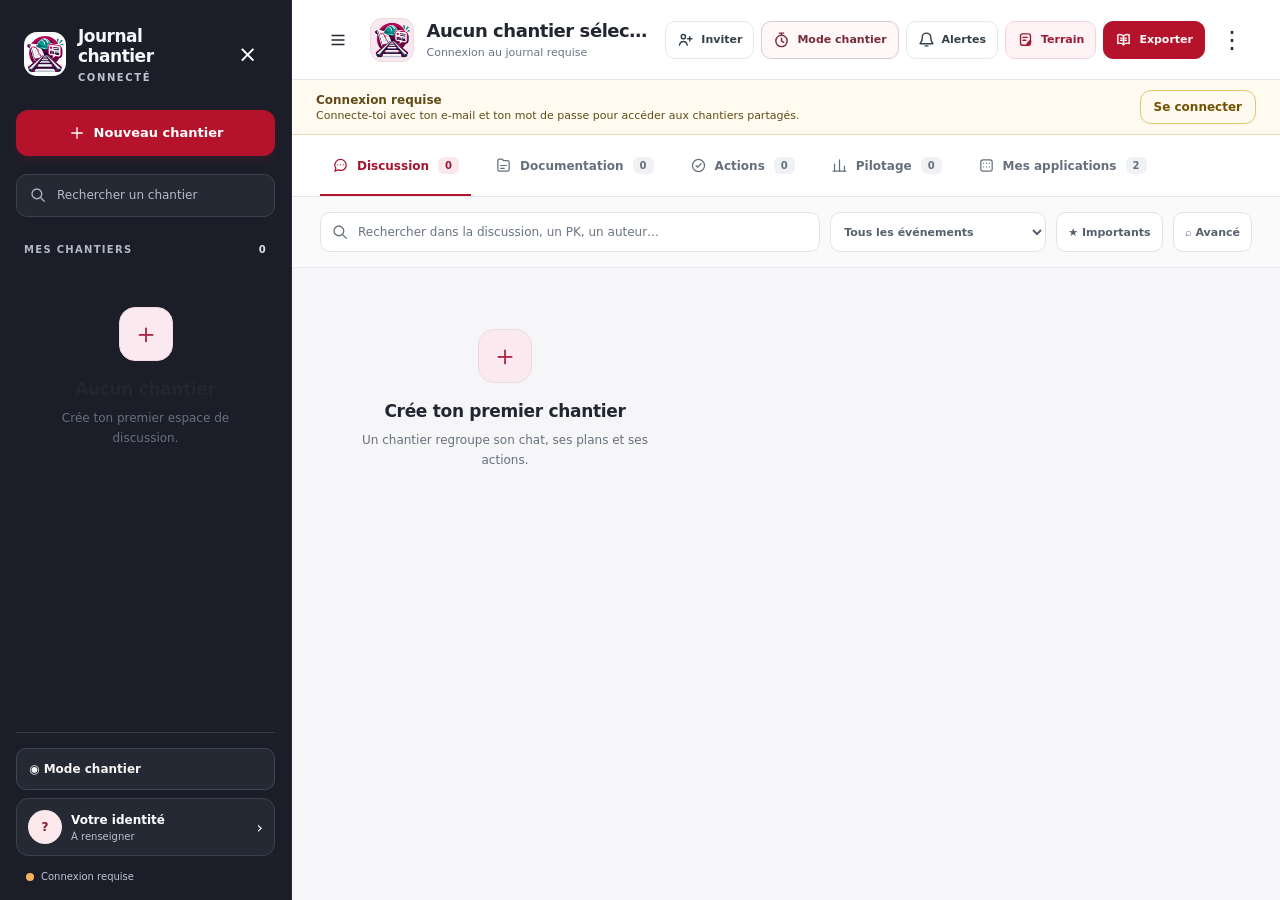
<file: index.html>
<!doctype html>
<html lang="fr">
<head>
  <meta charset="utf-8">
  <meta name="viewport" content="width=device-width, initial-scale=1, viewport-fit=cover">
  <meta name="theme-color" content="#b5122b">
  <meta name="mobile-web-app-capable" content="yes">
  <meta name="apple-mobile-web-app-capable" content="yes">
  <meta name="apple-mobile-web-app-status-bar-style" content="black-translucent">
  <link rel="manifest" href="manifest.webmanifest">
  <link rel="icon" href="journal-chantier-logo-v14.png" type="image/png">
  <title>Journal Chantier Connecté</title>
  <!-- Bibliothèque Supabase embarquée : elle ne dépend plus d’un CDN bloqué sur le réseau terrain. -->
  <script src="supabase.js?v=14.2-collaborateurs" defer></script>
  <!-- config.js est le seul fichier de configuration public, partagé par tous les appareils. -->
  <script src="config.js?v=14.2-collaborateurs" defer></script>
  <link rel="stylesheet" href="styles-v13.css?v=14.7-pdf">
  <link rel="stylesheet" href="styles-v14.3.css?v=14.3-design" media="screen">
  <link rel="stylesheet" href="mode-chantier.css?v=14.4-mode-chantier" media="screen">
  <link rel="stylesheet" href="journal-v154.css?v=15.4">
  <script src="journal-dialogs.js?v=15.4" defer></script>
  <script src="journal-feed.js?v=15.4" defer></script>
  <script src="journal-production.js?v=15.9" defer></script>
  <script src="journal-pdf.js?v=15.8" defer></script>
  <script src="journal-export.js?v=15.5" defer></script>
  <script src="mode-chantier.js?v=15.0" defer></script>
  <link rel="stylesheet" href="feedback.css?v=15.3" media="screen">
  <script src="feedback.js?v=15.4" defer></script>
  <script src="briefing-integration.js?v=15.9" defer></script>
  <link rel="stylesheet" href="cr-off.css?v=15.3">
  <script src="cr-ai.js?v=15.6" defer></script>
  <script src="journal-composer.js?v=15.10.6" defer></script>
  <script src="journal-emoji.js?v=15.6" defer></script>
  <link rel="stylesheet" href="journal-v156.css?v=15.7.1">
  <link rel="stylesheet" href="journal-v157.css?v=15.7">
  <script src="cr-fields.js?v=15.8" defer></script>
  <link rel="stylesheet" href="journal-v159.css?v=15.9">
  <script src="journal-completion.js?v=15.9" defer></script>
  <script src="journal-collaboration.js?v=15.10.1"></script>
  <script src="cr-off.js?v=15.10.3" defer></script>
  <link rel="stylesheet" href="journal-v153.css?v=15.3">
  <link rel="stylesheet" href="journal-v155.css?v=15.5">
  <script src="app-v13.js?v=15.10.6" defer></script>
<link rel="stylesheet" href="journal-v1510.css?v=15.10.1">
<link rel="stylesheet" href="journal-albums.css?v=15.10.6">
</head>
<body>
  <div class="app-shell" id="appShell">
    <aside class="sidebar" aria-label="Chantiers">
      <div class="brand">
        <div class="brand-mark" aria-hidden="true"><img src="journal-chantier-logo-v14.png" alt=""></div>
        <div>
          <strong>Journal chantier</strong>
          <small>Connecté</small>
        </div>
        <button class="icon-button sidebar-close" id="closeSidebarBtn" aria-label="Fermer les chantiers">×</button>
      </div>

        <button class="primary-button new-site-button" id="newChantierBtn"><svg class="ui-icon" viewBox="0 0 24 24" aria-hidden="true"><path d="M12 5v14M5 12h14"/></svg> Nouveau chantier</button>

      <div class="sidebar-search">
        <span aria-hidden="true"><svg class="ui-icon" viewBox="0 0 24 24" aria-hidden="true"><circle cx="10.5" cy="10.5" r="6.5"/><path d="m16 16 4.5 4.5"/></svg></span>
        <input id="chantierSearch" type="search" placeholder="Rechercher un chantier">
      </div>

      <button class="sidebar-directory-button feedback-entry" id="sidebarFeedbackBtn" type="button" hidden><svg class="ui-icon" viewBox="0 0 24 24" aria-hidden="true"><path d="M5 4h14a2 2 0 0 1 2 2v10a2 2 0 0 1-2 2h-8l-5 3v-3H5a2 2 0 0 1-2-2V6a2 2 0 0 1 2-2Z"/><path d="M8 8h8M8 12h5"/></svg><span>Améliorer l’application<small>Idées et problèmes rencontrés</small></span></button>

      <div class="section-label"><span>MES CHANTIERS</span><span id="chantierCount">0</span></div>
      <nav class="chantier-list" id="chantierList" aria-label="Liste des chantiers"></nav>

      <div class="sidebar-bottom">
        <button class="sidebar-directory-button mode-sidebar-button" id="sidebarModeChantierBtn"><span aria-hidden="true">◉</span> Mode chantier</button>
        <button class="sidebar-directory-button" id="mobileUserDirectoryBtn" hidden><svg class="ui-icon" viewBox="0 0 24 24" aria-hidden="true"><circle cx="9" cy="8" r="3"/><path d="M3.5 20c.7-3.5 2.5-5.2 5.5-5.2s4.8 1.7 5.5 5.2M17 5a3 3 0 0 1 0 6M17 15c2.5 0 4 1.5 4 4"/></svg> Annuaire des personnes</button>
        <button class="profile-card" id="profileBtn">
          <span class="profile-avatar" id="profileAvatar">?</span>
          <span class="profile-copy"><b id="profileName">Votre identité</b><small id="profileCompany">À renseigner</small></span>
          <span aria-hidden="true">›</span>
        </button>
        <!-- Sur mobile, les commandes d'administration restent accessibles ici.
             Le bouton ne devient visible que pour le rôle propriétaire. -->
        <button class="sidebar-admin-button" id="mobileAdminDashboardBtn" hidden><svg class="ui-icon" viewBox="0 0 24 24" aria-hidden="true"><path d="M12 3 4.5 6v5.2c0 4.5 3.1 8.6 7.5 9.8 4.4-1.2 7.5-5.3 7.5-9.8V6L12 3Z"/><path d="m8.8 12 2.1 2.1 4.4-4.4"/></svg> Administration du journal</button>
        <div class="connection-line" id="connectionLine"><span class="status-dot offline"></span><span id="connectionText">Connexion au journal</span></div>
      </div>
    </aside>

    <main class="workspace">
      <header class="topbar">
        <button class="icon-button hamburger" id="openSidebarBtn" aria-label="Ouvrir les chantiers"><svg class="ui-icon" viewBox="0 0 24 24" aria-hidden="true"><path d="M4 6h16M4 12h16M4 18h16"/></svg></button>
        <button class="site-heading" id="siteInfoBtn">
          <span class="site-avatar" id="siteAvatar"><img src="journal-chantier-logo-v14.png" alt=""></span>
          <span class="site-heading-copy"><b id="siteName">Choisissez un chantier</b><small id="siteMeta">Journal partagé sécurisé</small></span>
        </button>
        <div class="topbar-tools">
          <button class="tool-button hide-small feedback-topbar" id="feedbackBtn" type="button" title="Améliorer l’application : espace commun à tous les utilisateurs" hidden><svg class="ui-icon" viewBox="0 0 24 24" aria-hidden="true"><path d="M5 4h14a2 2 0 0 1 2 2v10a2 2 0 0 1-2 2h-8l-5 3v-3H5a2 2 0 0 1-2-2V6a2 2 0 0 1 2-2Z"/><path d="M8 8h8M8 12h5"/></svg><span>Améliorer l’application</span></button>
          <button class="tool-button hide-small" id="userDirectoryBtn" title="Consulter les personnes inscrites" hidden><svg class="ui-icon" viewBox="0 0 24 24" aria-hidden="true"><circle cx="9" cy="8" r="3"/><path d="M3.5 20c.7-3.5 2.5-5.2 5.5-5.2s4.8 1.7 5.5 5.2M17 5a3 3 0 0 1 0 6M17 15c2.5 0 4 1.5 4 4"/></svg><span>Annuaire</span></button>
          <button class="tool-button hide-small" id="adminDashboardBtn" title="Administrer les comptes" hidden><svg class="ui-icon" viewBox="0 0 24 24" aria-hidden="true"><path d="M12 3 4.5 6v5.2c0 4.5 3.1 8.6 7.5 9.8 4.4-1.2 7.5-5.3 7.5-9.8V6L12 3Z"/><path d="m8.8 12 2.1 2.1 4.4-4.4"/></svg><span>Administration</span></button>
          <button class="tool-button hide-small" id="inviteBtn" title="Inviter un interlocuteur"><svg class="ui-icon" viewBox="0 0 24 24" aria-hidden="true"><circle cx="9" cy="8" r="3"/><path d="M3.5 20c.7-3.5 2.5-5.2 5.5-5.2s4.8 1.7 5.5 5.2M18 8v6M15 11h6"/></svg><span>Inviter</span></button>
          <button class="tool-button mode-start-tool" id="modeChantierBtn" title="Démarrer le mode chantier"><svg class="ui-icon" viewBox="0 0 24 24" aria-hidden="true"><path d="M9 3h6M12 3v3"/><circle cx="12" cy="14" r="8"/><path d="M12 10v4l3 2"/></svg><span>Mode chantier</span></button>
          <button class="tool-button" id="crOffBtn" hidden>CR off</button>
          <button class="tool-button" id="notificationBtn" title="Notifications et demandes"><svg class="ui-icon" viewBox="0 0 24 24" aria-hidden="true"><path d="M18 9a6 6 0 0 0-12 0c0 7-3 7-3 9h18c0-2-3-2-3-9M10 21h4"/></svg><span>Alertes</span></button>
          <button class="tool-button quick-add-tool" id="quickAddBtn" title="Ajouter une information terrain"><svg class="ui-icon" viewBox="0 0 24 24" aria-hidden="true"><rect x="5" y="4" width="14" height="16" rx="3"/><path d="M8.5 9h6M8.5 13h4M14.8 17.2l3.3-3.3 1.3 1.3-3.3 3.3-2.1.8.8-2.1Z"/></svg><span>Terrain</span></button>
          <button class="tool-button primary-tool" id="exportBtn" title="Créer le carnet PDF du chantier"><svg class="ui-icon" viewBox="0 0 24 24" aria-hidden="true"><path d="M4 5.5c2.7-1.1 5.8-.5 8 1.7v12.1c-2.2-2.1-5.3-2.7-8-1.6V5.5Z"/><path d="M20 5.5c-2.7-1.1-5.8-.5-8 1.7v12.1c2.2-2.1 5.3-2.7 8-1.6V5.5Z"/><path d="M8 10h2M14 10h2M8 13h2M14 13h2"/></svg><span>Exporter</span></button>
          <button class="icon-button more-button" id="siteMenuBtn" aria-label="Options du chantier">⋮</button>
        </div>
      </header>

      <section class="mode-banner" id="journalModeBanner" hidden aria-label="Poste en cours">
        <span class="mode-dot" aria-hidden="true"></span><div class="mode-banner-copy"><b id="journalModeStatus">Mode chantier actif</b><span id="journalModeDetail"></span></div>
        <div class="mode-banner-controls"><button id="journalModeOpenFeed" type="button">Ouvrir le fil</button><button id="journalModePause" type="button">Pause</button><button id="journalModeExtend" type="button" title="Prolonger d’une heure">+ 1 h</button><button id="journalModeStop" type="button">Terminer</button></div>
      </section>
      <section class="mode-feed-header" id="journalModeFeedHeader" hidden>
        <button class="secondary-button" id="journalModeReturn" type="button">← Application</button>
        <div><small>FIL CHANTIER</small><b id="journalModeFeedTitle"></b></div>
        <label class="mode-wake-label"><input id="journalModeWake" type="checkbox"> Écran allumé</label>
        <button class="secondary-button" id="journalModeFeedSettings" type="button">Mon poste</button>
      </section>
      <section class="connection-banner" id="connectionBanner" hidden>
        <div><b>Connexion sécurisée</b><span>Connecte-toi pour accéder au journal partagé.</span></div>
        <button class="secondary-button" id="openSetupBtn">Réessayer</button>
      </section>

      <nav class="tabs" aria-label="Espaces du chantier">
        <button class="tab active" data-tab="chat"><svg class="tab-icon" viewBox="0 0 24 24" aria-hidden="true"><path d="M20 11.5a7.4 7.4 0 0 1-8 7.4 8.4 8.4 0 0 1-3.2-.7L4 20l1.5-4.1A7.4 7.4 0 0 1 4 11.5a8 8 0 0 1 16 0Z"/><path d="M8 11h.01M12 11h.01M16 11h.01"/></svg> Discussion <small id="messageCount">0</small></button>
        <button class="tab" data-tab="plans"><svg class="tab-icon" viewBox="0 0 24 24" aria-hidden="true"><path d="M4 5.5A2.5 2.5 0 0 1 6.5 3H10l2 2h5.5A2.5 2.5 0 0 1 20 7.5v10A2.5 2.5 0 0 1 17.5 20h-11A2.5 2.5 0 0 1 4 17.5v-12Z"/><path d="M8 12h8M8 16h5"/></svg> Documentation <small id="planCount">0</small></button>
        <button class="tab" data-tab="actions"><svg class="tab-icon" viewBox="0 0 24 24" aria-hidden="true"><circle cx="12" cy="12" r="8.5"/><path d="m8.5 12.2 2.2 2.2 4.9-4.9"/></svg> Actions <small id="actionCount">0</small></button>
        <button class="tab" data-tab="pilotage"><svg class="tab-icon" viewBox="0 0 24 24" aria-hidden="true"><path d="M5 20V10M12 20V4M19 20v-7"/><path d="M3 20h18"/></svg> Pilotage <small id="pilotageCount">0</small></button>
        <button class="tab" data-tab="apps"><svg class="tab-icon" viewBox="0 0 24 24" aria-hidden="true"><rect x="4" y="4" width="16" height="16" rx="3"/><path d="M8 9h.01M12 9h.01M16 9h.01M8 14h.01M12 14h.01M16 14h.01"/></svg> Mes applications <small id="appsCount">0</small></button>
      </nav>

      <section class="content-area">
        <section class="chat-view view active" data-view="chat">
          <div class="filter-bar">
            <div class="filter-search"><span aria-hidden="true"><svg class="ui-icon" viewBox="0 0 24 24" aria-hidden="true"><circle cx="10.5" cy="10.5" r="6.5"/><path d="m16 16 4.5 4.5"/></svg></span><input id="messageSearch" type="search" placeholder="Rechercher dans la discussion, un PK, un auteur…"></div>
            <select id="typeFilter" aria-label="Filtrer les messages par type">
              <option value="">Tous les événements</option>
              <option value="Info">Info</option>
              <option value="Journal">Journal quotidien</option>
              <option value="Sécurité">Sécurité</option>
              <option value="Incident">Incident</option>
              <option value="Production">Production</option><option value="Technique">Renseignements techniques</option><option value="Avancement">Avancement (ancien)</option>
              <option value="Aléa">Aléa</option>
              <option value="Coactivité">Coactivité</option>
              <option value="Décision">Décision</option>
              <option value="Document">Document</option>
              <option value="Plan">Plan</option>
              <option value="Action">Action</option>
            </select>
            <button class="filter-button" id="importantFilterBtn" aria-pressed="false">★ Importants</button>
            <button class="filter-button advanced-filter-button" id="advancedSearchBtn" type="button">⌕ Avancé</button>
          </div>
          <section class="pinned-messages" id="pinnedMessages" hidden aria-label="Informations épinglées"></section>
          <div class="print-cover" id="printCover" aria-hidden="true"></div>
          <div class="message-feed" id="messageFeed" aria-live="polite"></div>
          <button class="jump-bottom" id="jumpBottomBtn" hidden>↓ Nouveaux messages</button>
          <section class="composer-shell" id="composerShell">
            <p id="messageSendStatus" class="message-send-status" role="status" hidden></p>
            <div class="reply-preview" id="replyPreview" hidden></div>
            <div class="attachment-preview" id="attachmentPreview" hidden></div>
            <div class="composer-meta" id="composerMeta" hidden>
              <label>Type d’événement
                <select id="messageType">
                  <option value="Info">Info</option>
                  <option value="Journal">Journal quotidien</option>
                  <option value="Sécurité">Sécurité</option>
                  <option value="Incident">Incident</option>
                  <option value="Technique">Renseignements techniques</option><option value="Avancement">Avancement (ancien)</option>
                  <option value="Aléa">Aléa</option>
                  <option value="Coactivité">Coactivité</option>
                  <option value="Décision">Décision</option>
                  <option value="Document">Document</option>
                  <option value="Action">Action</option>
                </select>
              </label>
              <label>Zone / PK <input id="messageZone" type="text" placeholder="Ex. V2M – PK 80,190"></label>
              <label class="important-check"><input id="messageImportant" type="checkbox"> Épingler comme important</label>
              <button class="composer-helper" type="button" id="polishBtn" title="Relire une proposition avant de l’appliquer">✦ Améliorer le message</button>
            </div>
            <div class="composer-tool-tray" id="composerToolTray" hidden aria-label="Outils de message">
              <button class="composer-tool-action" id="mentionBtn" type="button"><span>@</span> Mentionner</button>
              <button class="composer-tool-action" id="dictationBtn" type="button"><span>♬</span> Dicter</button>
              <button class="composer-tool-action" id="attachBtn" type="button"><span>⌁</span> Fichier</button>
              <button class="composer-tool-action" id="galleryBtn" type="button"><svg class="album-tool-icon" viewBox="0 0 24 24" aria-hidden="true"><rect x="3" y="4" width="18" height="16" rx="2"/><circle cx="8" cy="9" r="1.5"/><path d="m3 17 5-5 4 4 4-6 5 7"/></svg> Photos</button>
              <button class="composer-tool-action" id="cameraBtn" type="button"><svg class="album-tool-icon" viewBox="0 0 24 24" aria-hidden="true"><path d="M4 6h4l2-3h4l2 3h4v15H4z"/><circle cx="12" cy="13" r="4"/></svg> Prendre une photo</button>
            </div>
            <div class="composer-row">
              <button class="icon-button attach-toggle" id="composerMetaBtn" title="Détails du message"><svg class="ui-icon" viewBox="0 0 24 24" aria-hidden="true"><path d="M4 7h16M4 17h16"/><circle cx="9" cy="7" r="2" fill="currentColor" stroke="none"/><circle cx="15" cy="17" r="2" fill="currentColor" stroke="none"/></svg></button>
              <button class="icon-button attach-toggle" id="emojiBtn" title="Ajouter un émoji"><svg class="ui-icon" viewBox="0 0 24 24" aria-hidden="true"><circle cx="12" cy="12" r="8.5"/><path d="M8 14.5a4.5 4.5 0 0 0 8 0M8.5 9h.01M15.5 9h.01"/></svg></button>
              <button class="icon-button attach-toggle" id="composerToolsBtn" title="Photo, fichier, dictée et mention" aria-expanded="false"><svg class="ui-icon" viewBox="0 0 24 24" aria-hidden="true"><path d="M12 5v14M5 12h14"/></svg></button>
              <input id="fileInput" type="file" multiple hidden accept="image/*,application/pdf,.pdf,.doc,.docx,.xls,.xlsx,.csv,.txt,.dwg,.dxf">
              <input id="cameraInput" type="file" hidden accept="image/*" capture="environment">
              <input id="galleryInput" type="file" hidden accept="image/*" multiple>
              <textarea id="messageInput" rows="1" placeholder="Message ou photo sans commentaire…"></textarea>
              <button type="button" class="send-button" id="sendBtn" title="Envoyer">Envoyer</button>
            </div>
          </section>
        </section>

        <section class="plans-view view" data-view="plans">
          <div class="library-header documentation-header">
            <div><h2>Documentation du chantier</h2><p>Plans, sécurité et qualité classés dans une bibliothèque sécurisée.</p></div>
            <div class="documentation-header-actions" id="documentHeaderActions" hidden>
              <button class="secondary-button" id="bulkImportBtn">⇪ Importer</button>
              <button class="secondary-button" id="addRootFolderBtn">＋ Dossier principal</button>
              <button class="secondary-button" id="addFolderBtn">＋ Sous-dossier</button>
              <button class="primary-button" id="addPlanBtn">＋ Ajouter un document</button>
            </div>
          </div>
          <div class="document-security-note" id="documentSecurityNote" hidden></div>
          <div class="document-breadcrumb" id="documentBreadcrumb"></div>
          <div class="document-library">
            <div class="document-folder-grid" id="documentFolderGrid"></div>
            <div class="document-file-grid" id="documentFileGrid"></div>
          </div>
        </section>

        <section class="actions-view view" data-view="actions">
          <div class="library-header">
            <div><h2>Actions du chantier</h2><p>Transforme les décisions et aléas du fil en suivi concret.</p></div>
            <button class="primary-button" id="addActionBtn">＋ Nouvelle action</button>
          </div>
          <div class="action-summary" id="actionSummary"></div>
          <div class="action-board" id="actionBoard"></div>
        </section>

        <section class="pilotage-view view" data-view="pilotage">
          <div class="library-header pilotage-header">
            <div><h2>Pilotage du chantier</h2><p>Journal quotidien, alertes opérationnelles et points de vigilance réunis au même endroit.</p></div>
            <div class="pilotage-head-actions">
              <button class="secondary-button" id="addRiskBtn">⚠ Signaler un risque</button>
              <button class="primary-button" id="addDailyLogBtn">＋ Journal quotidien</button>
            </div>
          </div>
          <section class="pilotage-alerts" id="pilotageAlerts" hidden></section>
          <div class="pilotage-summary" id="pilotageSummary"></div>
          <div class="pilotage-grid">
            <section class="pilotage-panel">
              <header><div><h3>Journal quotidien</h3><p>Les faits, effectifs, contraintes et décisions de chaque poste.</p></div><button class="text-link" id="openDailyLogBtn">Ajouter</button></header>
              <div class="pilotage-list" id="dailyLogList"></div>
            </section>
            <section class="pilotage-panel">
              <header><div><h3>Risques & vigilance</h3><p>Incidents, presque-accidents, non-conformités et mesures immédiates.</p></div><button class="text-link" id="openRiskBtn">Signaler</button></header>
              <div class="pilotage-list" id="riskList"></div>
            </section>
          </div>
        </section>

        <section class="portal-view view" data-view="apps">
          <div class="library-header portal-header">
            <div><h2>Mes applications</h2><p>Les outils terrain et opérationnels accessibles depuis le Journal chantier.</p></div>
            <button class="primary-button" id="addPortalAppBtn">＋ Ajouter une application</button>
          </div>
          <section class="portal-apps-notice" id="portalAppsNotice" hidden></section>
          <div class="portal-apps-grid" id="portalAppsGrid"></div>
        </section>
      </section>
    </main>
  </div>

  <div class="toast-stack" id="toastStack" aria-live="polite"></div>

  <div class="modal-backdrop is-hidden" id="modalBackdrop" hidden>
    <section class="modal" role="dialog" aria-modal="true" aria-labelledby="modalTitle">
      <header class="modal-head"><div><h2 id="modalTitle">Journal chantier</h2><p id="modalSubtitle"></p></div><button class="icon-button" id="modalCloseBtn" aria-label="Fermer">×</button></header>
      <div class="modal-body" id="modalBody"></div>
      <footer class="modal-foot" id="modalFoot"></footer>
    </section>
  </div>

  <!--
    Visualiseur photo indépendant des fenêtres de saisie.
    Il ne modifie pas l'historique du navigateur et ne se ferme jamais lors
    d'un simple toucher sur la photo ou son fond : uniquement par le bouton
    Fermer. Cela évite les ouvertures/fermetures parasites sur Android.
  -->
  <section class="photo-viewer is-hidden" id="photoViewer" hidden aria-hidden="true" role="dialog" aria-modal="true" aria-labelledby="photoViewerTitle">
    <header class="photo-viewer-head">
      <div class="photo-viewer-copy"><b id="photoViewerTitle">Photo</b><small id="photoViewerSubtitle">Photo jointe au journal</small></div>
      <a class="photo-viewer-open" id="photoViewerOpen" href="#" target="_blank" rel="noopener" aria-label="Ouvrir la photo dans un nouvel onglet">↗ <span>Ouvrir</span></a>
      <button class="photo-viewer-close" id="photoViewerClose" type="button" aria-label="Fermer la photo">×</button>
    </header>
    <div class="photo-viewer-stage">
      <img id="photoViewerImage" alt="" draggable="false">
      <p class="photo-viewer-status" id="photoViewerStatus" aria-live="polite">Chargement de la photo…</p>
    </div>
    <nav class="photo-viewer-nav" id="photoViewerNav" aria-label="Photos du message" hidden>
      <button type="button" id="photoViewerPrevious" aria-label="Photo précédente">‹ <span>Précédente</span></button>
      <span id="photoViewerPosition" role="status" aria-live="polite"></span>
      <button type="button" id="photoViewerNext" aria-label="Photo suivante"><span>Suivante</span> ›</button>
    </nav>
  </section>

  <template id="emptyStateTemplate">
    <div class="empty-state"><div class="empty-icon">▱</div><h3>Aucun élément pour le moment</h3><p>Commence par ajouter une information, une photo, un plan ou une action.</p></div>
  </template>
</body>
</html>
</file>
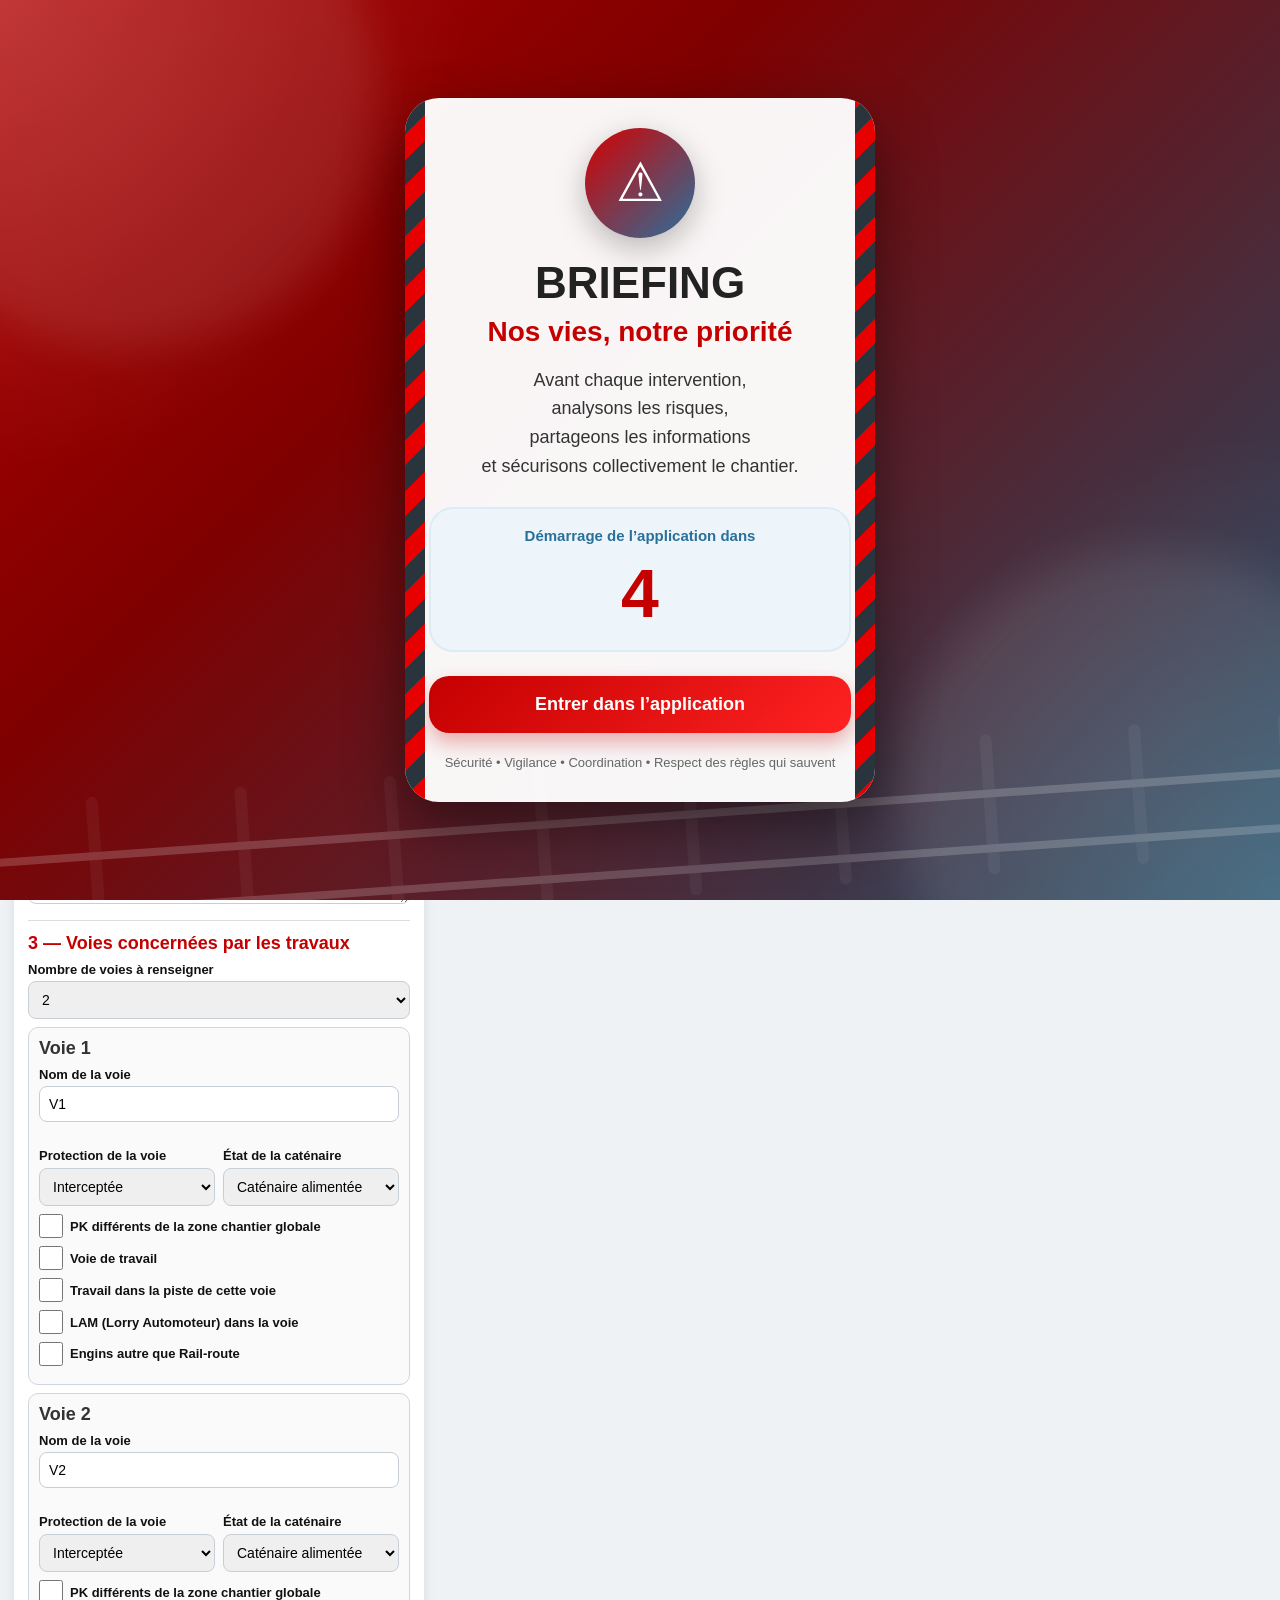
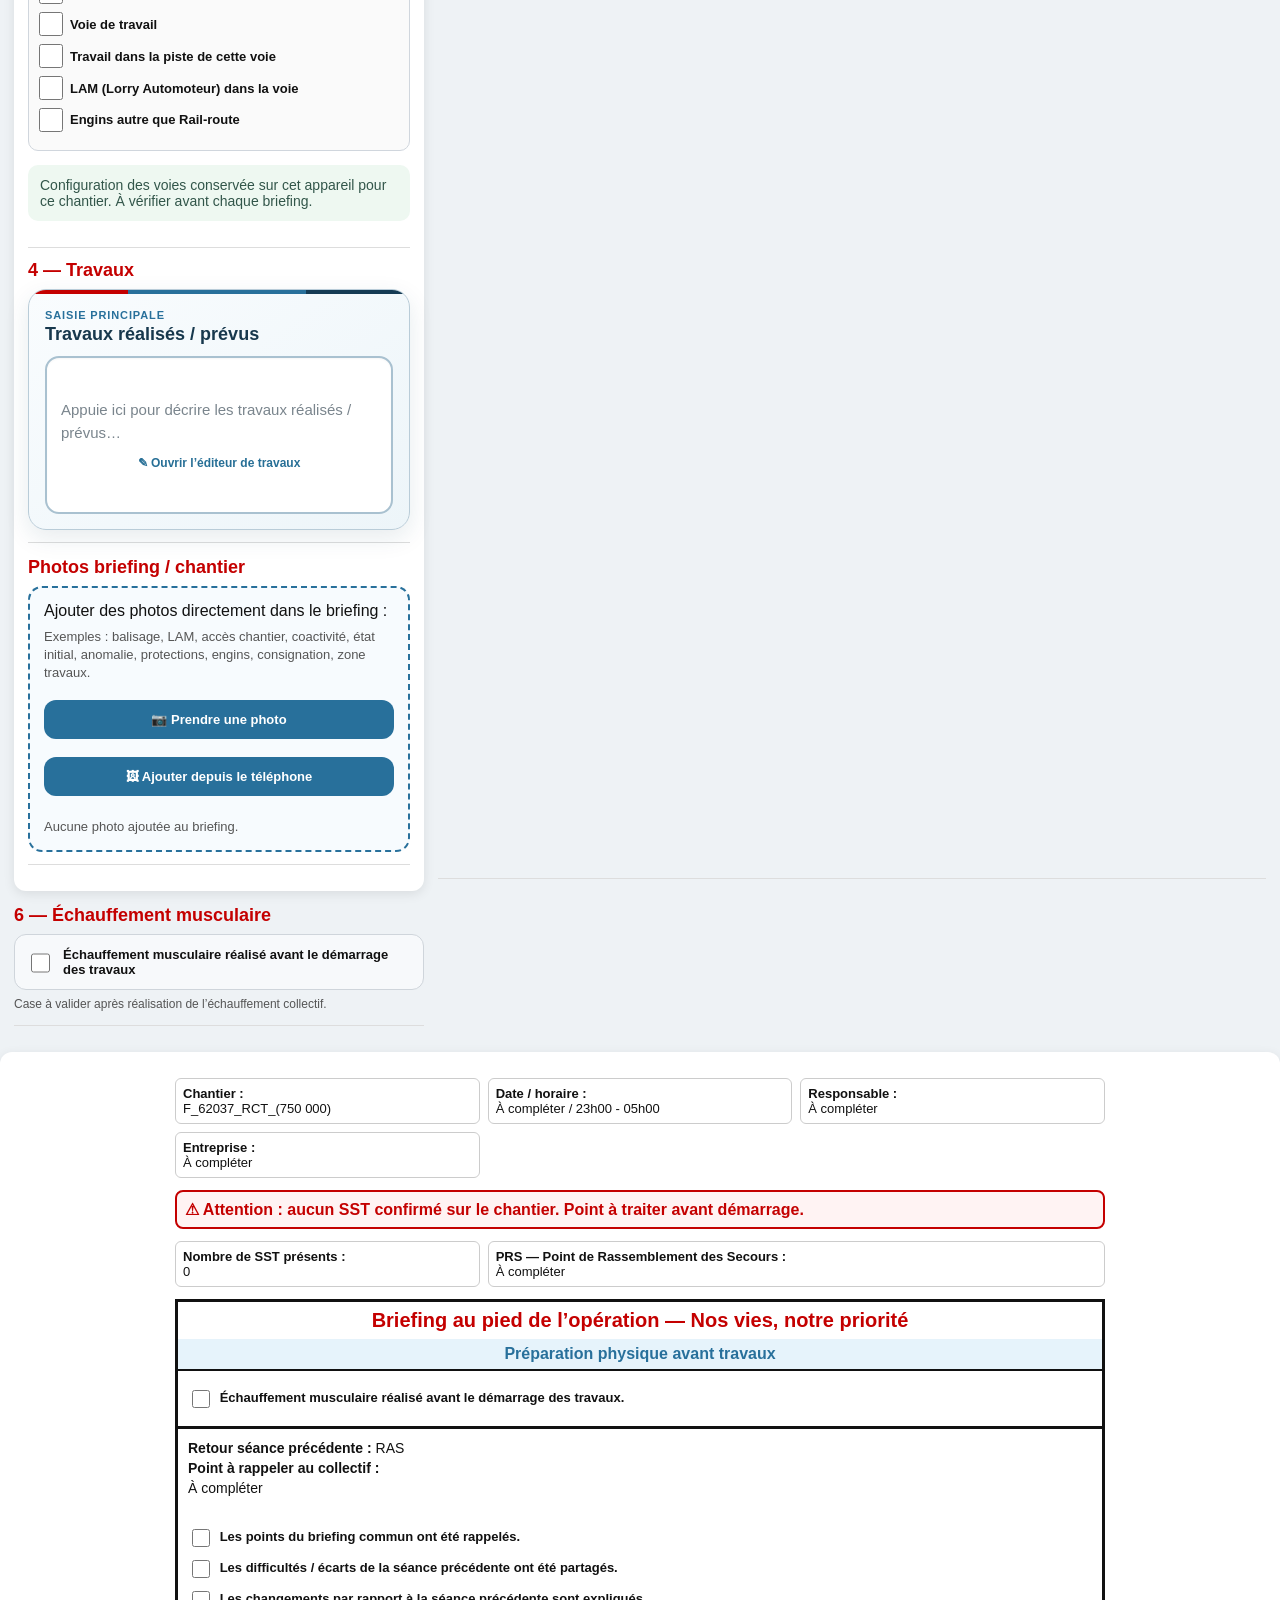
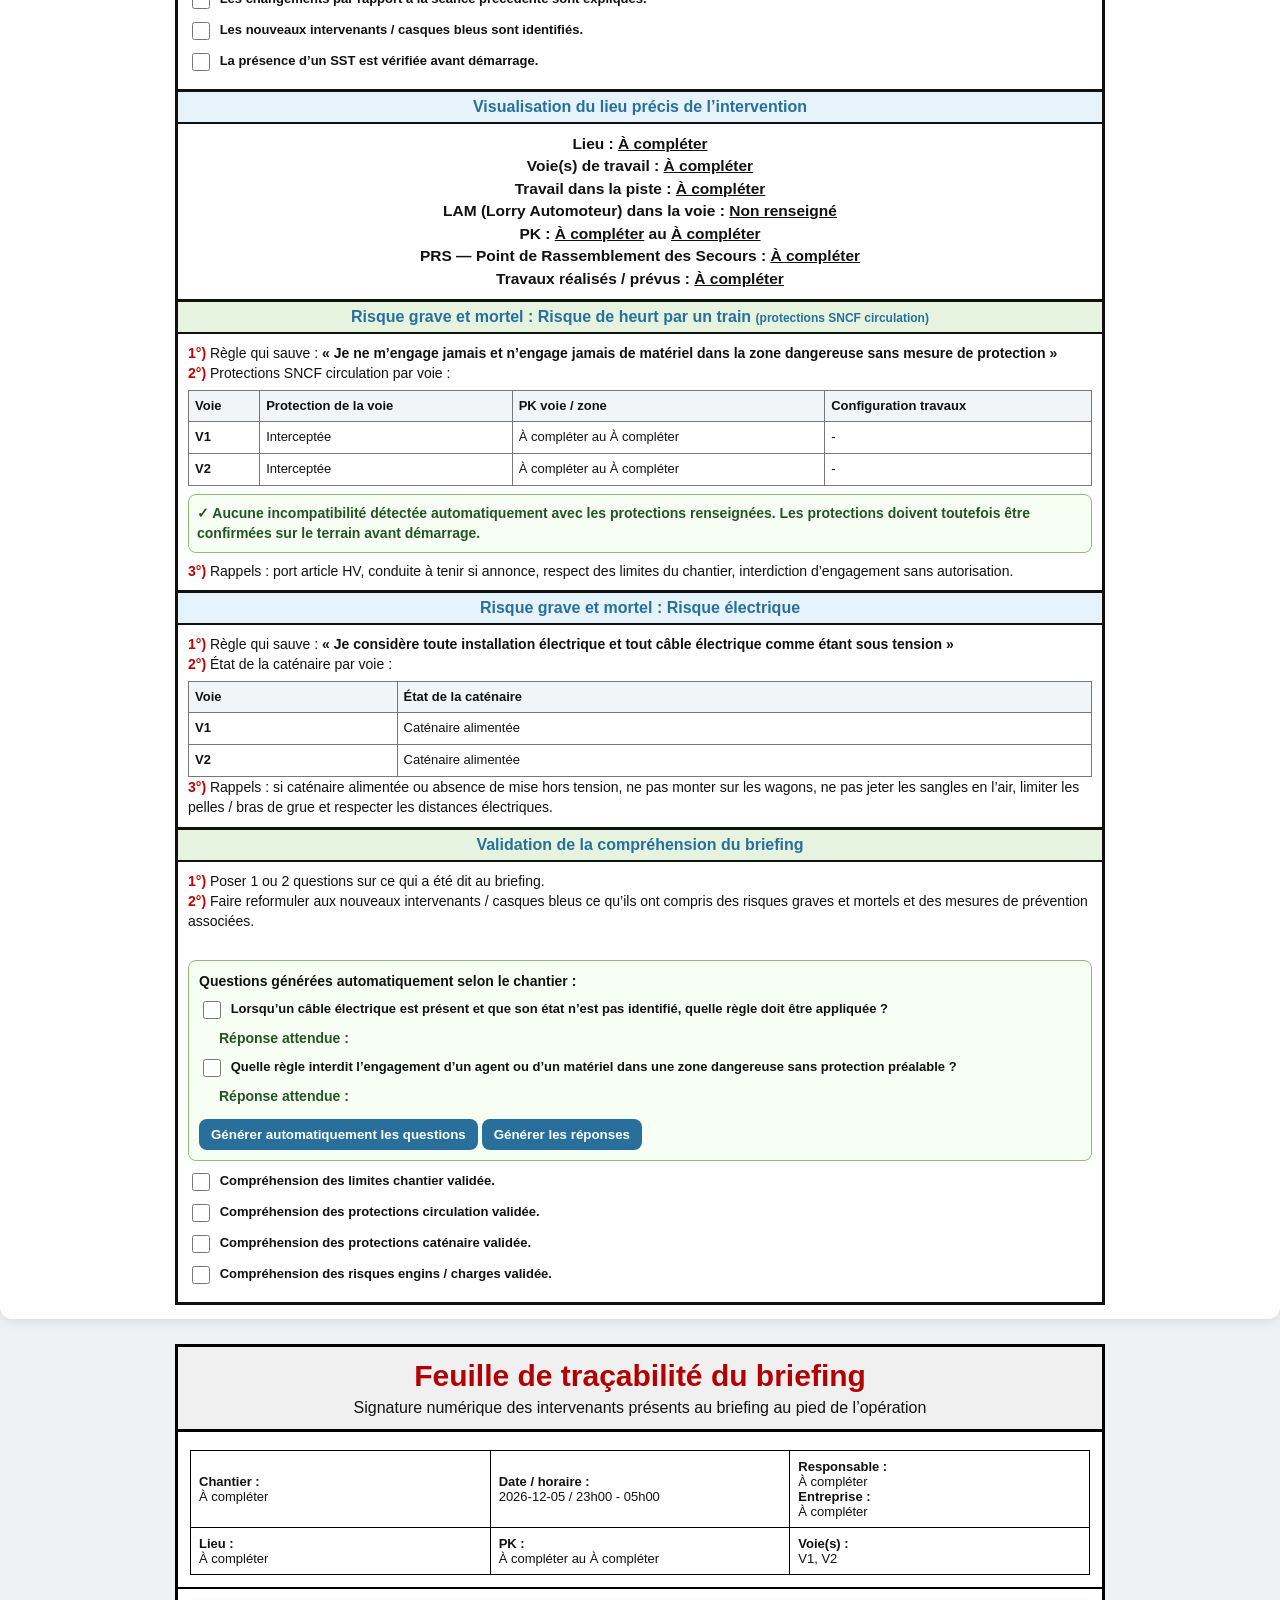
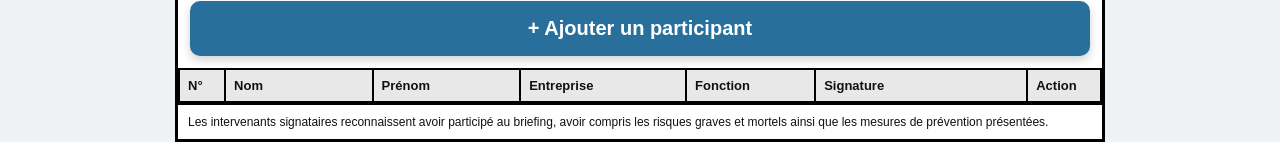
<file: briefing/index.html>
<!DOCTYPE html>
<html lang="fr">
<head>
<meta charset="UTF-8">
<meta name="viewport" content="width=device-width, initial-scale=1.0">
<meta http-equiv="Content-Security-Policy" content="default-src 'self'; base-uri 'self'; object-src 'none'; script-src 'self' 'unsafe-inline' https://script.google.com https://script.googleusercontent.com; style-src 'self' 'unsafe-inline'; img-src 'self' data: blob:; font-src 'self' data:; media-src 'self' data: blob:; connect-src 'self' https://script.google.com https://script.googleusercontent.com; form-action 'self' https://script.google.com https://script.googleusercontent.com; frame-src https://script.google.com https://script.googleusercontent.com; worker-src 'self' blob:; manifest-src 'self'; upgrade-insecure-requests">
<meta name="referrer" content="no-referrer">
<script src="presence-matching.js?v=15.10.3"></script>
<meta name="robots" content="noindex,nofollow,noarchive,nosnippet,noimageindex">
<script id="briefing-security-bootstrap">
(function(){
  "use strict";

  var framed = false;
  try { framed = window.top !== window.self; } catch (error) { framed = true; }

  // Autoriser uniquement le journal parent direct, de même origine et dossier.
  var trustedJournal = false;
  if (framed) {
    try {
      var params = new URLSearchParams(window.location.search);
      var parentUrl = new URL(window.parent.location.href);
      var journalUrl = new URL('../', window.location.href);
      trustedJournal = window.top === window.parent &&
        window.location.origin !== 'null' &&
        parentUrl.origin === window.location.origin &&
        params.get('journal_origin') === window.location.origin &&
        /^[0-9a-f]{8}-[0-9a-f]{4}-[0-9a-f]{4}-[0-9a-f]{4}-[0-9a-f]{12}$/i.test(params.get('journal_session') || '') &&
        (parentUrl.pathname === journalUrl.pathname ||
         parentUrl.pathname === journalUrl.pathname + 'index.html');
    } catch (error) { trustedJournal = false; }
  }
  var blockedFrame = framed && !trustedJournal;


  try { window.name = ""; } catch (error) {}
  try { if (window.opener) window.opener = null; } catch (error) {}

  function cleanPlainText(value){
    return String(value == null ? "" : value)
      .replace(/[\u0000-\u0008\u000B\u000C\u000E-\u001F\u007F]/g, "")
      .replace(/[<>]/g, "");
  }

  window.BriefingSecurity = Object.freeze({
    cleanPlainText: cleanPlainText,
    isFramed: framed,
    isBlockedFrame: blockedFrame,
    isTrustedJournal: trustedJournal
  });

  if (blockedFrame) {
    window.addEventListener("DOMContentLoaded", function(){
      document.body.replaceChildren();
      var message = document.createElement("main");
      message.style.cssText = "min-height:100vh;display:grid;place-items:center;padding:24px;background:#eef2f5;color:#17242d;font:700 18px Arial,sans-serif;text-align:center";
      message.textContent = "Cette application ne peut pas être utilisée intégrée dans un autre site.";
      document.body.appendChild(message);
    }, { once:true });
  }

  document.addEventListener("input", function(event){
    var target = event.target;
    if (!(target instanceof HTMLInputElement || target instanceof HTMLTextAreaElement)) return;
    if (target.dataset && target.dataset.allowMarkup === "true") return;

    var type = String(target.type || "text").toLowerCase();
    if (["hidden","checkbox","radio","file","button","submit","reset","range","color","date","datetime-local","month","time","week","number"].includes(type)) return;

    var raw = target.value;
    var clean = cleanPlainText(raw);
    if (raw === clean) return;

    var start = typeof target.selectionStart === "number" ? target.selectionStart : clean.length;
    target.value = clean;
    try { target.setSelectionRange(Math.min(start, clean.length), Math.min(start, clean.length)); } catch (error) {}
  }, true);
})();
</script>
<title>Briefing au pied de l’opération — Nos vies, notre priorité</title>
<script src="vendor/html2canvas.min.js"></script>
<script src="vendor/jspdf.umd.min.js"></script>
<style>
:root{--red:#c40000;--blue:#28709b;--green:#e6f4df;--lightblue:#e6f3fb;--border:#111}
*{box-sizing:border-box}
body{margin:0;font-family:Arial,Helvetica,sans-serif;background:#eef2f5;color:#111}
header{background:var(--red);color:#fff;text-align:center;padding:14px;font-size:22px;font-weight:bold}
.app{display:grid;grid-template-columns:410px 1fr;gap:14px;padding:14px}
.panel,.preview{background:#fff;border-radius:12px;padding:14px;box-shadow:0 3px 12px rgba(0,0,0,.09)}
.card{border-bottom:1px solid #ddd;margin-bottom:12px;padding-bottom:12px}
h2{margin:0 0 8px;color:var(--red);font-size:18px}
label{display:block;font-weight:bold;font-size:13px;margin-top:8px}
input,select,textarea{width:100%;padding:9px;border:1px solid #c8ced6;border-radius:8px;margin-top:4px;font-size:14px}
textarea{min-height:56px;resize:vertical}
#entreprisePickerBtn{width:100%;margin-top:4px;padding:11px 12px;border:1px solid #aeb9c5;border-radius:10px;background:#fff;color:#1c2733;font-size:14px;font-weight:700;text-align:left;display:flex;align-items:center;justify-content:space-between;gap:10px;cursor:pointer}
#entreprisePickerBtn:hover{border-color:#28709b;background:#f7fbff}
#entreprisePickerBtn .entreprise-picker-arrow{font-size:17px;color:#28709b;flex:0 0 auto}
#entrepriseSelectedChips{display:flex;flex-wrap:wrap;gap:6px;margin-top:7px}
.entreprise-chip{display:inline-flex;align-items:center;max-width:100%;padding:5px 9px;border-radius:999px;background:#e6f3fb;border:1px solid #9bc7df;color:#174f6f;font-size:12px;font-weight:800;line-height:1.2}
.entreprise-empty{color:#6d7781;font-size:12px;margin-top:5px}
#entreprisePickerOverlay{position:fixed;inset:0;z-index:10000030;background:rgba(0,0,0,.70);display:none;align-items:center;justify-content:center;padding:14px}
.entreprise-picker-box{width:min(94vw,560px);max-height:92vh;overflow:auto;background:#fff;border-radius:18px;padding:18px;box-shadow:0 18px 55px rgba(0,0,0,.38)}
.entreprise-picker-head{display:flex;align-items:flex-start;justify-content:space-between;gap:12px;margin-bottom:12px}
.entreprise-picker-head h3{margin:0;color:#c40000;font-size:22px}
.entreprise-picker-head p{margin:5px 0 0;color:#5e6872;font-size:13px;line-height:1.35}
.entreprise-picker-close{border:0;background:transparent;color:#666;font-size:30px;line-height:1;cursor:pointer;padding:0 2px}
.entreprise-options{display:grid;grid-template-columns:1fr 1fr;gap:8px}
.entreprise-option{margin:0;display:flex;align-items:center;gap:9px;min-height:48px;border:1px solid #d4dce3;border-radius:11px;padding:9px 10px;background:#f9fbfc;font-size:14px;font-weight:800;cursor:pointer}
.entreprise-option:has(input:checked){border-color:#28709b;background:#eaf6fc;color:#174f6f}
.entreprise-option input{width:21px!important;height:21px!important;margin:0!important;padding:0!important;accent-color:#28709b;flex:0 0 auto}
#entrepriseAutreZone{display:none;margin-top:10px;padding:11px;border-radius:11px;background:#f5f7f9;border:1px solid #d4dce3}
#entrepriseAutreZone label{margin:0 0 5px}
.entreprise-picker-actions{display:grid;grid-template-columns:1fr 1fr;gap:9px;margin-top:14px}
.entreprise-picker-actions button{border:0;border-radius:11px;padding:13px;font-size:15px;font-weight:800;color:#fff;cursor:pointer}
.entreprise-picker-validate{background:#28709b}.entreprise-picker-cancel{background:#555}
@media(max-width:600px){.entreprise-options{grid-template-columns:1fr}.entreprise-picker-box{padding:15px}.entreprise-picker-actions{grid-template-columns:1fr}}
.grid2{display:grid;grid-template-columns:1fr 1fr;gap:8px}
.quick{display:grid;grid-template-columns:1fr 1fr;gap:6px;margin-top:7px}
.btn{border:1px solid #cfd5dd;background:#f5f7f9;border-radius:8px;padding:9px;cursor:pointer;font-size:13px}
.btn.active{background:#dff0d8;border-color:#43a047;font-weight:bold}
.main{width:100%;padding:13px;border:0;background:var(--red);color:white;border-radius:10px;font-weight:bold;margin-top:9px;cursor:pointer}
.main.secondary{background:#555}
.mini-btn{margin-top:8px;padding:8px 12px;border:0;background:#28709b;color:white;border-radius:8px;font-weight:bold;cursor:pointer}
.voie-row{border:1px solid #d0d6dd;background:#fafafa;border-radius:10px;padding:10px;margin:8px 0}
.voie-row-title{font-weight:bold;color:#333;margin-bottom:6px;font-size:18px}
.checkline{display:flex;align-items:center;gap:7px;margin-top:8px;font-weight:bold}
.checkline input{width:auto;margin:0}
.sheet{max-width:930px;margin:auto;background:white}
.footer-info{margin:12px 0;display:grid;grid-template-columns:1fr 1fr 1fr;gap:8px;font-size:13px}
.footer-info div{border:1px solid #ccc;border-radius:6px;padding:7px}
.doc-title{border:3px solid var(--border);border-bottom:0;text-align:center;color:var(--red);font-weight:bold;padding:7px;font-size:20px}
.block{border-left:3px solid var(--border);border-right:3px solid var(--border);border-bottom:3px solid var(--border)}
.block-title{text-align:center;color:#28709b;font-weight:bold;padding:6px 8px;border-bottom:2px solid var(--border);background:var(--green)}
.block.blue .block-title{background:var(--lightblue)}
.block.green .block-title{background:var(--green)}
.block-content{padding:9px 10px;line-height:1.45;font-size:14px}
.center{text-align:center}.red{color:var(--red);font-weight:bold}.small{font-size:12px}.read{font-size:15.5px;font-weight:bold}
.check{margin:5px 0}
.alert-danger{border:1px solid #c40000;background:#fff3f3;border-radius:8px;padding:8px;margin:8px 0;color:#8a0000;font-weight:bold}
.alert-warning{border:1px solid #d99a00;background:#fff8e6;border-radius:8px;padding:8px;margin:8px 0;color:#805500;font-weight:bold}
.alert-ok{border:1px solid #8bbf7a;background:#f7fff4;border-radius:8px;padding:8px;margin:8px 0;color:#225522;font-weight:bold}
table{width:100%;border-collapse:collapse;margin-top:6px}
th,td{border:1px solid #777;padding:6px;text-align:left;font-size:13px}
th{background:#f1f5f8}
@media(max-width:950px){.app{grid-template-columns:1fr}}
@media print{
  header,.panel,.no-print{
    display:none !important;
  }
  body{
    background:white !important;
    margin:0 !important;
  }
  .app{
    display:block !important;
    padding:0 !important;
  }
  .preview{
    display:block !important;
    box-shadow:none !important;
    border-radius:0 !important;
    padding:0 !important;
  }
  .sheet{
    max-width:none !important;
    width:100% !important;
    margin:0 !important;
  }
  @page{
    margin:10mm;
  }
}
</style>








































<style id="clean-fixed-style">
.briefing-check-line{display:block;margin:6px 0;line-height:1.35;cursor:pointer}
.briefing-check{width:18px;height:18px;vertical-align:middle;margin-right:6px;accent-color:#28709b}
.lam-mise-voie-box{border:2px solid #d0dfea;background:#f7fbff;padding:14px;border-radius:12px;margin:14px 0;display:none}
.lam-mise-voie-box h3{color:#b40000;margin-top:0}
.lam-alert-info{margin-top:12px;padding:10px;border-radius:10px;background:#eef7ee;border:1px solid #7db67d;color:#205b20;font-weight:bold}
.lam-alert-danger{background:#fff0f0!important;border:2px solid #d43b3b!important;color:#9b0000!important}
.lam-briefing-box{margin-top:8px;border:1px solid #8bbf7a;background:#f7fff4;border-radius:8px;padding:8px}
.lam-briefing-danger{border:2px solid #c40000!important;background:#fff3f3!important;color:#8a0000!important}
.lam-voie-details{margin:10px 0 0 30px;padding:10px;border:1px solid #b8d6e8;border-radius:10px;background:#f7fbff}
.lam-type-card{margin-top:10px;padding:10px;border:1px solid #ddd;border-radius:10px;background:white}
.presence-admin{max-width:930px;margin:20px auto 12px;border:2px solid #28709b;background:#f4fbff;border-radius:12px;padding:12px}
.presence-admin h3{margin:0 0 10px;color:#28709b;font-size:20px}
.presence-admin-actions{display:flex;gap:8px;flex-wrap:wrap}
.presence-admin-actions button,#presenceAddBtn,#presencePopup button{border:0;border-radius:10px;font-weight:bold;cursor:pointer;padding:12px}
.btn-blue{background:#28709b;color:white} .btn-red{background:#c40000;color:white} .btn-grey{background:#555;color:white} .btn-green{background:#2e7d32;color:white}
#signatureSheet{max-width:930px;margin:25px auto 0;background:white;page-break-before:always}
#presenceAddBtn{width:100%;font-size:20px;padding:16px;box-shadow:0 4px 10px rgba(0,0,0,.18)}
.presence-table{width:100%;border-collapse:collapse;font-size:13px}
.presence-table th{background:#e8e8e8;border:2px solid #000;padding:8px}
.presence-table td{border:1px solid #000;padding:6px;vertical-align:middle}
.presence-signature{height:75px;display:flex;align-items:center;justify-content:center}
.presence-signature img{max-height:73px;max-width:100%}
.presence-row-actions button{width:100%;margin:2px 0;padding:7px;border-radius:8px;font-weight:bold}
#presencePopup{position:fixed;inset:0;background:rgba(0,0,0,.75);display:none;align-items:center;justify-content:center;z-index:999999;padding:10px}
.presence-popup-box{background:white;width:min(96vw,900px);max-height:96vh;overflow:auto;border-radius:16px;padding:14px;box-shadow:0 6px 30px rgba(0,0,0,.35)}
.presence-popup-box h3{margin:0 0 12px;color:#b30000;text-align:center;font-size:28px}
.presence-grid{display:grid;grid-template-columns:1fr 1fr;gap:10px}
.presence-popup-box label{font-weight:bold;font-size:14px}
.presence-popup-box input{width:100%;font-size:22px;padding:12px;border:2px solid #111;border-radius:10px;margin-top:4px}
#presenceCanvas{width:100%;height:42vh;min-height:260px;border:3px solid #111;border-radius:10px;background:white;touch-action:none;margin-top:6px}
.presence-popup-actions{display:flex;gap:8px;flex-wrap:wrap;margin-top:12px}
.presence-popup-actions button{flex:1;min-width:130px;font-size:17px}
#presenceStatus{position:fixed;bottom:10px;right:10px;background:#222;color:#fff;padding:8px 10px;border-radius:8px;font-size:12px;z-index:9999;opacity:.85}
@media(max-width:700px){.presence-grid{grid-template-columns:1fr}.presence-table th,.presence-table td{padding:4px!important;font-size:12px!important}}
@media print{header,.panel,.no-print,.presence-admin,#presencePopup,#presenceStatus,.presence-action-col{display:none!important}#signatureSheet{display:block!important;visibility:visible!important;page-break-before:always!important}.presence-signature img{display:block!important}}
</style>


<style id="lam-popup-style">
#lamPopupOverlay{
 position:fixed; inset:0; background:rgba(0,0,0,.7);
 display:none; align-items:center; justify-content:center;
 z-index:999999;
}
#lamPopup{
 background:#fff; width:min(95vw,900px); max-height:92vh;
 overflow:auto; border-radius:16px; padding:18px;
}
.lam-card{
 border:2px solid #d9d9d9;
 border-radius:12px;
 padding:12px;
 margin:12px 0;
 background:#fafafa;
}
.lam-danger{
 border:2px solid #c40000 !important;
 background:#fff3f3 !important;
 color:#900 !important;
 padding:10px;
 border-radius:10px;
 margin-top:10px;
 font-weight:bold;
}
</style>








<style id="single-lam-config-final-style">
.lam-config-btn,
button[id^="lamConfigBtn"]{
  display:none!important;
}
#singleLamConfigBtn.single-lam-config-btn{
  display:none!important;
  margin:14px 0;
  padding:14px 16px;
  border:0;
  border-radius:12px;
  background:#28709b;
  color:white;
  font-weight:bold;
  font-size:16px;
  width:100%;
}
#singleLamConfigBtn.single-lam-config-btn.show{
  display:block!important;
}
</style>


<style id="travaux-checkbox-style">
.toggle-grid{
  display:grid;
  grid-template-columns:1fr 1fr;
  gap:10px;
  margin:8px 0 14px;
}
.big-check{
  display:flex;
  align-items:center;
  gap:10px;
  border:1px solid #cfd5db;
  border-radius:12px;
  padding:12px;
  font-weight:bold;
  background:#f7f9fb;
}
.big-check input{
  width:22px;
  height:22px;
  accent-color:#28709b;
}
#travauxAutreDomaineZone,#chantierAutreZone{display:none;margin-top:8px;padding:10px;border:1px solid #d7dee5;border-radius:10px;background:#f8fafc}
.travaux-help{font-size:12px;color:#5d6872;line-height:1.35;margin:4px 0 8px}
.travaux-primary-card{position:relative;overflow:hidden;margin-top:6px;padding:18px 16px 15px;border:1px solid #b9ccd8;border-radius:18px;background:linear-gradient(145deg,#f9fcfe 0%,#edf5f9 100%);box-shadow:0 8px 24px rgba(24,68,91,.10)}
.travaux-primary-card::before{content:"";position:absolute;left:0;top:0;width:100%;height:4px;background:linear-gradient(90deg,#c40000 0 26%,#28709b 26% 73%,#153b54 73%)}
.travaux-primary-heading{display:flex;align-items:flex-start;justify-content:space-between;gap:12px;margin:1px 0 8px}
.travaux-primary-title{font-size:18px;font-weight:900;color:#17384d;line-height:1.2}
.travaux-primary-kicker{font-size:11px;font-weight:900;letter-spacing:.08em;text-transform:uppercase;color:#28709b;margin-bottom:3px}
.travaux-primary-chip{flex:0 0 auto;border-radius:999px;padding:5px 9px;background:#e7f2f8;color:#235f80;font-size:10px;font-weight:900}
.travaux-input-box{margin-top:10px;padding:0;border:0;background:transparent}
.travaux-storage-textarea{display:none!important}
.travaux-preview{width:100%;min-height:158px;margin:0;padding:15px 14px;border:2px solid #a9c1d0;border-radius:14px;background:#fff;color:#17242d;text-align:left;cursor:pointer;box-shadow:inset 0 1px 2px rgba(0,0,0,.04);transition:border-color .2s,box-shadow .2s,transform .15s}
.travaux-preview:active{transform:scale(.995)}
.travaux-preview:focus{outline:none;border-color:#28709b;box-shadow:0 0 0 4px rgba(40,112,155,.12),inset 0 1px 2px rgba(0,0,0,.03)}
.travaux-preview-content{font-size:15px;line-height:1.48;overflow-wrap:anywhere}
.travaux-preview-content h3,.travaux-preview-content h4{margin:7px 0 4px;color:#17384d;line-height:1.25}
.travaux-preview-content h3{font-size:17px}.travaux-preview-content h4{font-size:15px}
.travaux-preview-content p{margin:4px 0}.travaux-preview-content ul,.travaux-preview-content ol{margin:5px 0;padding-left:24px}
.travaux-preview-placeholder{color:#7a858d;font-size:15px;line-height:1.5}
.travaux-preview-open{display:flex;align-items:center;justify-content:center;gap:7px;margin-top:12px;color:#276f96;font-size:12px;font-weight:900}
.travaux-correct-btn{background:linear-gradient(135deg,#513072,#6d3d91);color:#fff}
.travaux-compat-hidden{display:none!important}
#travauxEditorOverlay{position:fixed;inset:0;display:none;align-items:center;justify-content:center;padding:10px;background:rgba(5,20,30,.76);z-index:1000000}
.travaux-editor-box{width:min(96vw,850px);height:min(94dvh,900px);display:flex;flex-direction:column;overflow:hidden;background:#f7fafc;border-radius:18px;box-shadow:0 18px 55px rgba(0,0,0,.42)}
.travaux-editor-header{display:flex;align-items:center;justify-content:space-between;gap:12px;padding:14px 16px;background:linear-gradient(135deg,#17384d,#255f7f);color:#fff}
.travaux-editor-header-title{font-size:19px;font-weight:900}.travaux-editor-header-sub{margin-top:2px;font-size:11px;opacity:.83}
.travaux-editor-close{width:40px;height:40px;border:0;border-radius:50%;background:rgba(255,255,255,.15);color:#fff;font-size:25px;font-weight:700;cursor:pointer}
.travaux-editor-area{flex:1;min-height:0;overflow:auto;padding:14px;background:#edf3f6}
#travauxRichEditor{display:block;width:100%;min-height:100%;margin:0;padding:17px 16px;border:1px solid #c3d0d8;border-radius:12px;background:#fff;color:#18242c;font-family:inherit;font-size:16px;line-height:1.55;outline:none;box-shadow:0 2px 8px rgba(23,56,77,.08);overflow-wrap:anywhere;resize:none}
#travauxRichEditor:focus{border-color:#28709b;box-shadow:0 0 0 3px rgba(40,112,155,.13),0 2px 8px rgba(23,56,77,.08)}
.travaux-editor-ai{display:grid;grid-template-columns:1fr auto;gap:8px;padding:9px 10px 0;background:#f7fafc}
.travaux-editor-ai button{min-height:45px;border:0;border-radius:10px;color:#fff;font-size:13px;font-weight:900;cursor:pointer}
.travaux-editor-ai button:disabled,.travaux-editor-footer button:disabled{opacity:.55;cursor:not-allowed}
.travaux-undo-btn{display:none;background:#59636b;color:#fff;padding:0 16px}
.travaux-undo-btn.is-visible{display:block}
.travaux-editor-status{min-height:28px;padding:7px 12px 5px;background:#f7fafc;color:#4d5a63;font-size:11px;line-height:1.3}
.travaux-editor-footer{display:grid;grid-template-columns:.75fr 1.25fr;gap:8px;padding:9px 10px 12px;background:#f7fafc;border-top:1px solid #d8e1e8}
.travaux-editor-footer button{min-height:48px;border:0;border-radius:11px;font-size:14px;font-weight:900;cursor:pointer}
.travaux-editor-cancel{background:#5b6268;color:#fff}.travaux-editor-save{background:#247a3b;color:#fff}
.o-travaux-rich{margin-top:4px;padding:7px 9px;border-left:3px solid #28709b;background:#f7fafc}.o-travaux-rich h3,.o-travaux-rich h4{margin:5px 0 3px}.o-travaux-rich p{margin:3px 0}.o-travaux-rich ul,.o-travaux-rich ol{margin:4px 0;padding-left:23px}
.presence-signature-clickable{cursor:pointer;position:relative;background:#f7fbff;touch-action:manipulation;min-width:92px}
.presence-signature-clickable:active{background:#e3f2fb}
.presence-signature-tap{display:block;margin-top:2px;text-align:center;color:#236b93;font-size:10px;font-weight:800;line-height:1.15}
#presencePopup.presence-signature-direct-mode .presence-grid{display:none!important}
#presencePopup.presence-signature-direct-mode .presence-popup-box h3{font-size:23px}
@media(max-width:700px){
  .toggle-grid{grid-template-columns:1fr;}
  #travauxEditorOverlay{padding:0}.travaux-editor-box{width:100vw;height:100dvh;border-radius:0}.travaux-editor-header{padding-top:max(12px,env(safe-area-inset-top))}.travaux-editor-area{padding:9px}.travaux-editor-footer{padding-bottom:max(64px,calc(12px + env(safe-area-inset-bottom)))}
}
@media print{.presence-signature-tap,#travauxEditorOverlay{display:none!important}}
</style>




























<style id="print-direct-final-style">
#printOnlyZone{
  display:none!important;
}

@media print{
  html, body{
    margin:0!important;
    padding:0!important;
    background:#fff!important;
    overflow:visible!important;
  }

  /* Masquer toutes les zones de saisie et de gestion */
  header,
  .panel,
  .presence-admin,
  #presencePopup,
  #presenceStatus,
  #printOnlyZone,
  .no-print{
    display:none!important;
    visibility:hidden!important;
  }

  /* Afficher uniquement la trame générée */
  .preview{
    display:block!important;
    visibility:visible!important;
    width:100%!important;
    max-width:190mm!important;
    margin:0 auto!important;
    padding:0!important;
    background:#fff!important;
  }

  .preview .sheet{
    display:block!important;
    visibility:visible!important;
    width:100%!important;
    max-width:190mm!important;
    margin:0 auto!important;
    padding:0!important;
    box-sizing:border-box!important;
    page-break-after:auto!important;
  }

  .preview .sheet *{
    visibility:visible!important;
    box-sizing:border-box!important;
    max-width:100%!important;
  }

  /* Afficher la feuille de traçabilité après le briefing */
  #signatureSheet{
    display:block!important;
    visibility:visible!important;
    width:100%!important;
    max-width:190mm!important;
    margin:0 auto!important;
    padding:0!important;
    box-sizing:border-box!important;
    page-break-before:always!important;
    background:#fff!important;
  }

  #signatureSheet *{
    visibility:visible!important;
    box-sizing:border-box!important;
    max-width:100%!important;
  }

  #signatureSheet .no-print,
  #signatureSheet .presence-action-col,
  #signatureSheet button{
    display:none!important;
    visibility:hidden!important;
  }

  table{
    width:100%!important;
    border-collapse:collapse!important;
    table-layout:fixed!important;
  }

  input:not(.briefing-check),
  select,
  textarea,
  button{
    display:none!important;
  }

  input.briefing-check{
    display:inline-block!important;
    visibility:visible!important;
  }

  @page{
    size:A4;
    margin:8mm;
  }
}
</style>


<style id="hide-autres-risques-print-style">
@media print{
  .force-no-print,
  .force-no-print *{
    display:none!important;
    visibility:hidden!important;
    height:0!important;
    min-height:0!important;
    margin:0!important;
    padding:0!important;
    border:0!important;
  }

  /* Sécurité supplémentaire pour les zones de saisie autour d'Autres risques */
  textarea[placeholder*="big bags"],
  textarea[placeholder*="Consigne"],
  textarea[placeholder*="accès"]{
    display:none!important;
    visibility:hidden!important;
  }
}
</style>


<style id="presence-resign-popup-style">
#resignListOverlay{display:none;position:fixed;inset:0;z-index:999998;background:rgba(0,0,0,.55);align-items:center;justify-content:center;padding:16px}
#resignListBox{background:#fff;width:min(680px,96vw);max-height:90vh;overflow:auto;border-radius:18px;padding:18px;box-shadow:0 8px 30px rgba(0,0,0,.35)}
#resignListBox h2{color:#b00000;margin:0 0 12px;font-size:26px;text-align:center}
.resign-person-btn{width:100%;text-align:left;border:2px solid #d0d6dc;background:#f8fafc;border-radius:12px;padding:14px;margin:8px 0;font-size:18px;font-weight:bold}
.resign-person-btn small{display:block;color:#555;font-size:14px;margin-top:4px}
.resign-actions{display:grid;grid-template-columns:1fr 1fr;gap:10px;margin-top:14px}
.resign-actions button{border:0;border-radius:12px;padding:14px;color:#fff;font-size:17px;font-weight:bold}
.resign-close{background:#555}.resign-add{background:#28709b}
@media(max-width:600px){.resign-actions{grid-template-columns:1fr}}
@media print{#resignListOverlay{display:none!important}}
</style>


<style>
#floatingActionsBtn{
position:fixed;
right:18px;
bottom:90px;
width:62px;
height:62px;
border-radius:50%;
border:none;
background:#28709b;
color:#fff;
font-size:26px;
font-weight:bold;
box-shadow:0 4px 14px rgba(0,0,0,.25);
z-index:999999;
cursor:pointer;
transition:.2s;
}
#floatingActionsBtn:active{
transform:scale(.92);
}
#actionsOverlay{
display:none;
position:fixed;
inset:0;
background:rgba(0,0,0,.6);
z-index:999998;
align-items:center;
justify-content:center;
padding:16px;
}
#actionsPopup{
background:#fff;
width:min(92vw,420px);
border-radius:18px;
padding:18px;
box-shadow:0 8px 30px rgba(0,0,0,.35);
animation:popupShow .2s ease;
}
@keyframes popupShow{
from{transform:scale(.9);opacity:0;}
to{transform:scale(1);opacity:1;}
}
#actionsPopup h2{
margin:0 0 14px;
color:#c40000;
font-size:24px;
text-align:center;
}
.actions-grid{
display:grid;
gap:10px;
}
.actions-grid button{
border:none;
border-radius:12px;
padding:14px;
font-size:15px;
font-weight:bold;
cursor:pointer;
color:white;
}
.btn-print{background:#2e7d32;}
.btn-export{background:#28709b;}
.btn-email{background:#1565c0;}
.btn-reset-sign{background:#555;}
.btn-reset-all{background:#c40000;}
.btn-autosave{background:#6a1b9a;}
.close-actions{
margin-top:14px;
width:100%;
background:#444;
}
.actions-close-x{
float:right;
font-size:28px;
cursor:pointer;
font-weight:bold;
color:#666;
}
</style>


<style id="print-actions-fix-v3">
@media print{
  #floatingActionsBtn,
  #actionsOverlay,
  #confirmOverlay,
  #resetOverlay,
  #toastMessage,
  .popup-box,
  .popup-title,
  .popup-close,
  .popup-grid,
  .confirm-buttons{
    display:none!important;
    visibility:hidden!important;
    opacity:0!important;
    width:0!important;
    height:0!important;
    overflow:hidden!important;
  }
}
</style>





<style id="startup-popup-v17-style">
.startup-popup-screen{
  position:fixed;
  inset:0;
  display:flex;
  align-items:center;
  justify-content:center;
  overflow:hidden;
  z-index:10000000;
  background:
    radial-gradient(circle at top left, rgba(255,255,255,.15), transparent 30%),
    radial-gradient(circle at bottom right, rgba(255,255,255,.12), transparent 30%),
    linear-gradient(135deg,#b10000 0%,#7f0000 35%,#1f4e69 100%);
}

.startup-popup-screen *{
  box-sizing:border-box;
  font-family:Arial, Helvetica, sans-serif;
}

.startup-glow{
  position:absolute;
  width:500px;
  height:500px;
  border-radius:50%;
  background:rgba(255,255,255,.08);
  filter:blur(20px);
  animation:startupFloat 7s infinite alternate ease-in-out;
}

.startup-glow.one{
  top:-150px;
  left:-120px;
}

.startup-glow.two{
  bottom:-150px;
  right:-120px;
  animation-delay:2s;
}

.startup-rail{
  position:absolute;
  width:140%;
  height:180px;
  bottom:-30px;
  left:-10%;
  opacity:.18;
}

.startup-rail::before,
.startup-rail::after{
  content:"";
  position:absolute;
  width:100%;
  height:8px;
  background:#fff;
  border-radius:999px;
}

.startup-rail::before{
  top:55px;
  transform:rotate(-4deg);
}

.startup-rail::after{
  top:110px;
  transform:rotate(-4deg);
}

.startup-sleepers{
  position:absolute;
  inset:0;
  display:flex;
  justify-content:space-around;
  transform:rotate(-4deg);
}

.startup-sleepers span{
  width:12px;
  height:140px;
  background:rgba(255,255,255,.25);
  border-radius:8px;
}

.startup-popup-card{
  position:relative;
  width:92%;
  max-width:470px;
  background:rgba(255,255,255,.96);
  border-radius:34px;
  padding:30px 24px;
  text-align:center;
  box-shadow:0 25px 60px rgba(0,0,0,.45);
  overflow:hidden;
  animation:startupAppear .7s ease;
}

.startup-side-left,
.startup-side-right{
  position:absolute;
  top:0;
  width:20px;
  height:100%;
  background:repeating-linear-gradient(-45deg,#e60000 0 18px,#29343d 18px 36px);
}

.startup-side-left{left:0;}
.startup-side-right{right:0;}

.startup-icon-circle{
  width:110px;
  height:110px;
  margin:0 auto 20px;
  border-radius:50%;
  background:linear-gradient(135deg,#d50000,#28709b);
  display:flex;
  align-items:center;
  justify-content:center;
  color:white;
  font-size:54px;
  box-shadow:0 10px 30px rgba(0,0,0,.25);
  animation:startupPulse 2s infinite;
}

.startup-title{
  font-size:44px;
  font-weight:900;
  color:#222;
  margin-bottom:8px;
}

.startup-subtitle{
  font-size:28px;
  font-weight:bold;
  color:#c40000;
  margin-bottom:18px;
}

.startup-message{
  font-size:18px;
  line-height:1.6;
  color:#333;
  margin-bottom:26px;
}

.startup-countdown-box{
  background:#eef5fa;
  border:2px solid #dcebf4;
  border-radius:24px;
  padding:18px;
  margin-bottom:24px;
}

.startup-countdown-label{
  color:#28709b;
  font-weight:bold;
  margin-bottom:10px;
  font-size:15px;
}

.startup-countdown{
  font-size:68px;
  color:#c40000;
  font-weight:900;
  animation:startupPulse 1s infinite;
}
.startup-enter-btn{
  width:100%;
  border:none;
  padding:18px;
  border-radius:20px;
  background:linear-gradient(135deg,#c40000,#ff2222);
  color:white;
  font-size:18px;
  font-weight:bold;
  cursor:pointer;
  box-shadow:0 10px 20px rgba(196,0,0,.3);
  transition:.2s;
}

.startup-enter-btn:active{
  transform:scale(.98);
}

.startup-footer{
  margin-top:20px;
  color:#666;
  font-size:13px;
  line-height:1.5;
}

@keyframes startupAppear{
  from{opacity:0;transform:translateY(40px) scale(.85);}
  to{opacity:1;transform:translateY(0) scale(1);}
}

@keyframes startupPulse{
  0%{transform:scale(1);}
  50%{transform:scale(1.07);}
  100%{transform:scale(1);}
}

@keyframes startupFloat{
  from{transform:translateY(0) translateX(0);}
  to{transform:translateY(35px) translateX(25px);}
}

@media(max-width:520px){
  .startup-popup-card{
    width:92vw;
    padding:26px 22px;
    border-radius:28px;
  }
  .startup-title{font-size:38px;}
  .startup-subtitle{font-size:24px;}
  .startup-message{font-size:16px;}
  .startup-countdown{font-size:58px;}
}
@media print{
  .startup-popup-screen{
    display:none!important;
    visibility:hidden!important;
  }
}
</style>


<style id="v24-lam-engins-regles-style">
.v24-hidden-old-engins{display:none!important;}
.v24-lam-danger{
  border:2px solid #c40000;
  background:#fff3f3;
  color:#8a0000;
  border-radius:10px;
  padding:10px;
  margin:10px 0;
  font-weight:bold;
}
.v24-lam-warning{
  border:1px solid #d99a00;
  background:#fff8e6;
  color:#805500;
  border-radius:10px;
  padding:10px;
  margin:10px 0;
  font-weight:bold;
}
.v24-popup-info{
  border:1px solid #8bbf7a;
  background:#f7fff4;
  color:#225522;
  border-radius:12px;
  padding:10px;
  margin:10px 0 14px;
  font-weight:bold;
  line-height:1.35;
}
</style>


<style id="v25-lam-popup-engins-style">
/* Remet la case "Engins autre que Rail-route" au même format que les autres cases de voie */
.engin-autre-rr-line{
  background:transparent!important;
  border:0!important;
  padding:0!important;
  margin-top:8px!important;
}
.engin-autre-rr-line label{
  display:flex!important;
  align-items:center!important;
  gap:7px!important;
  border:0!important;
  background:transparent!important;
  padding:0!important;
  font-weight:bold!important;
  line-height:1.35!important;
}
.engin-autre-rr-line input{
  width:auto!important;
  height:auto!important;
  margin:0!important;
  transform:none!important;
}
.engin-autre-rr-config-btn{
  margin-top:8px!important;
  padding:8px 12px!important;
  border:0!important;
  background:#28709b!important;
  color:white!important;
  border-radius:8px!important;
  font-weight:bold!important;
  cursor:pointer!important;
  width:100%!important;
}
</style>


<style id="v28-photo-style">
#photoBriefingSection{margin-top:14px}
.photo-upload-box{border:2px dashed #28709b;border-radius:14px;padding:14px;background:#f7fbfe}
.photo-upload-actions{display:flex;gap:10px;flex-wrap:wrap;margin-top:10px}
.photo-upload-actions button,.photo-upload-actions label{flex:1 1 180px;border:none;border-radius:12px;padding:12px;background:#28709b;color:white;font-weight:bold;text-align:center;cursor:pointer}
.photo-grid{display:grid;grid-template-columns:repeat(auto-fit,minmax(170px,1fr));gap:12px;margin-top:14px}
.photo-card{background:white;border:1px solid #d7dde3;border-radius:14px;overflow:hidden;box-shadow:0 2px 8px rgba(0,0,0,.08)}
.photo-card img{width:100%;height:170px;object-fit:cover;display:block}
.photo-card textarea{width:100%;min-height:70px;border:0;border-top:1px solid #e3e7ea;padding:10px;resize:vertical;font-size:14px}
.photo-card button{width:100%;border:0;border-top:1px solid #e3e7ea;background:#c40000;color:white;padding:10px;font-weight:bold}
.photo-help{color:#555;font-size:13px;line-height:1.4;margin-top:8px}
@media print{.photo-upload-actions,.photo-card button{display:none!important}}
</style>











<style id="v44-photo-layout">

/* =========================
   PHOTOS BRIEFING
========================= */

.photo-preview,
.briefing-photo,
.photo-item img,
#oPhotosBriefing img,
.photos-container img{
    width:100% !important;
    max-width:100% !important;

    height:260px !important;
    min-height:260px !important;
    max-height:260px !important;

    object-fit:cover !important;
    object-position:center center !important;

    border-radius:16px !important;

    border:2px solid #d8d8d8 !important;

    background:#f4f4f4 !important;

    box-shadow:0 4px 12px rgba(0,0,0,.12) !important;

    margin-top:10px !important;
    margin-bottom:14px !important;
}

/* Conteneur plus propre */
.photo-preview,
.photo-item,
.photos-container,
#oPhotosBriefing{
    width:100% !important;
}

/* En impression PDF */
@media print{

    .photo-preview,
    .briefing-photo,
    .photo-item img,
    #oPhotosBriefing img,
    .photos-container img{

        height:320px !important;
        min-height:320px !important;
        max-height:320px !important;

        object-fit:cover !important;
        page-break-inside:avoid !important;
    }
}

</style>


<style id="v64-lam-voie-choice-style">
#lamVoieChoiceOverlayV64{
  display:none;
  position:fixed;
  inset:0;
  z-index:9999995;
  background:rgba(0,0,0,.62);
  align-items:center;
  justify-content:center;
  padding:14px;
}
#lamVoieChoicePopupV64{
  width:min(94vw,560px);
  max-height:90vh;
  overflow:auto;
  background:#fff;
  border-radius:22px;
  box-shadow:0 18px 50px rgba(0,0,0,.35);
  padding:16px;
}
#lamVoieChoicePopupV64 h2{
  margin:0 0 8px;
  color:#b10000;
  font-size:22px;
  text-align:center;
}
.lam-choice-help-v64{
  background:#eef7fb;
  border:1px solid #cde6f0;
  color:#1f4e69;
  border-radius:12px;
  padding:10px;
  font-weight:700;
  font-size:13px;
  margin-bottom:12px;
}
.lam-choice-card-v64{
  border:1px solid #d7dee6;
  border-radius:14px;
  padding:12px;
  margin:10px 0;
  background:#f8fafc;
}
.lam-choice-title-v64{
  font-weight:900;
  font-size:18px;
  color:#222;
  margin-bottom:6px;
}
.lam-choice-meta-v64{
  font-size:13px;
  color:#555;
  margin-bottom:10px;
  line-height:1.4;
}
.lam-choice-actions-v64{
  display:grid;
  grid-template-columns:1fr 1fr;
  gap:8px;
}
.lam-choice-actions-v64 button{
  border:none;
  border-radius:12px;
  padding:12px;
  font-weight:900;
  color:#fff;
}
.lam-choice-open-v64{background:#28709b;}
.lam-choice-uncheck-v64{background:#777;}
.lam-choice-close-v64{
  width:100%;
  margin-top:12px;
  border:none;
  border-radius:14px;
  padding:13px;
  background:#555;
  color:#fff;
  font-weight:900;
}
.lam-popup-switch-v64{
  background:#f7fbff;
  border:1px solid #cde6f0;
  border-radius:14px;
  padding:10px;
  margin-bottom:12px;
}
.lam-popup-switch-v64 label{
  display:block;
  font-weight:900;
  color:#1f4e69;
  margin-bottom:6px;
}
.lam-popup-switch-v64 select{
  width:100%;
  min-height:44px;
  border:1px solid #cfd8df;
  border-radius:12px;
  padding:8px 10px;
  font-size:15px;
}
@media(max-width:560px){
  .lam-choice-actions-v64{grid-template-columns:1fr;}
}
@media print{
  #lamVoieChoiceOverlayV64{display:none!important;}
}
</style>


<style id="v65-lam-common-ui-style">
#lamPopup{border:3px solid #28709b!important;box-shadow:0 22px 60px rgba(0,0,0,.35)!important}
#lamPopup h2{background:linear-gradient(135deg,#b10000,#28709b)!important;color:white!important;margin:-16px -16px 16px!important;padding:16px!important;border-radius:14px 14px 0 0!important}
.lam-card.v65-lam-card{border:1px solid #d7e4ec!important;background:#f8fbfd!important;border-radius:16px!important;padding:14px!important;margin:12px 0!important;box-shadow:0 3px 12px rgba(40,112,155,.08)!important}
.v65-lam-head{display:flex;align-items:center;gap:10px;margin-bottom:10px}
.v65-lam-badge{display:inline-flex;align-items:center;justify-content:center;min-width:34px;height:34px;border-radius:999px;background:#28709b;color:#fff;font-weight:900}
.v65-lam-title{font-weight:900;font-size:17px;color:#1f4e69}
.v65-common-box{background:#fff7f7;border:2px solid #e2b5b5;border-left:7px solid #b10000;border-radius:16px;padding:12px;margin:12px 0}
.v65-common-box label{display:flex;align-items:center;gap:8px;font-weight:900;color:#8a0000;line-height:1.3}
.v65-common-box input[type="checkbox"]{width:22px!important;height:22px!important;accent-color:#b10000}
.v65-lam-grid{display:grid;grid-template-columns:1fr 1fr;gap:10px}
.v65-lam-grid-full{grid-column:1/-1}
#lamPopup input,#lamPopup select{border:1px solid #c9d6df!important;background:#fff!important}
#lamPopup input:focus,#lamPopup select:focus{outline:2px solid rgba(40,112,155,.25)!important;border-color:#28709b!important}
.v65-info{background:#eef7fb;border:1px solid #cde6f0;color:#1f4e69;border-radius:12px;padding:10px;font-size:13px;font-weight:700;margin:8px 0 12px}
.v65-specific-note{background:#fff8e8;border:1px solid #f2d39b;color:#7a5200;border-radius:12px;padding:9px;font-size:12px;font-weight:700;margin-bottom:8px}
@media(max-width:700px){.v65-lam-grid{grid-template-columns:1fr}}
</style>


<style id="v67-pdf-finalisation-style">
#pdfFinalisationOverlayV67{
  display:none;
  position:fixed;
  inset:0;
  z-index:10000020;
  background:rgba(0,0,0,.68);
  align-items:center;
  justify-content:center;
  padding:16px;
}
#pdfFinalisationPopupV67{
  width:min(94vw,520px);
  background:#fff;
  border-radius:22px;
  padding:18px;
  box-shadow:0 22px 60px rgba(0,0,0,.42);
}
#pdfFinalisationPopupV67 h2{
  margin:0 0 10px;
  color:#b10000;
  font-size:22px;
}
.pdf-finalisation-info-v67{
  background:#eef7fb;
  border:1px solid #cde6f0;
  color:#1f4e69;
  border-radius:14px;
  padding:12px;
  font-weight:700;
  line-height:1.4;
  margin-bottom:14px;
}
.pdf-finalisation-warning-v67{
  background:#fff3e8;
  border:1px solid #f2c48a;
  color:#7a4b00;
  border-radius:14px;
  padding:12px;
  font-weight:700;
  line-height:1.4;
  margin-bottom:14px;
}
.pdf-finalisation-actions-v67{
  display:grid;
  grid-template-columns:1fr;
  gap:10px;
}
.pdf-finalisation-actions-v67 button{
  border:none;
  border-radius:14px;
  padding:14px;
  font-weight:900;
  font-size:15px;
}
.pdf-finalisation-purge-v67{
  background:#b10000;
  color:#fff;
}
.pdf-finalisation-keep-v67{
  background:#555;
  color:#fff;
}
@media print{
  #pdfFinalisationOverlayV67{display:none!important;}
}
</style>


<style id="v67-checkbox-pdf-style">
.pdf-checkbox-marker-v67{
  display:none;
  font-weight:900;
  font-size:15px;
  margin-right:5px;
  color:#111;
}
@media print{
  input[type="checkbox"]{
    display:none!important;
  }
  .pdf-checkbox-marker-v67{
    display:inline-block!important;
    min-width:16px;
  }
  .pdf-checkbox-marker-v67.checked{
    color:#0b6b2b!important;
  }
  .pdf-checkbox-marker-v67.unchecked{
    color:#777!important;
  }
}
</style>

<style id="v5-function-microsoft-style">
#presenceFonction[readonly]{background:#fff;cursor:pointer;padding-right:44px;caret-color:transparent;}
.function-field-wrap{position:relative;}
.function-field-wrap::after{content:"⌄";position:absolute;right:16px;bottom:13px;font-size:24px;font-weight:900;pointer-events:none;color:#222;}
#functionPickerOverlay,#microsoftOverlay{display:none;position:fixed;inset:0;background:rgba(0,0,0,.68);z-index:2147483000;align-items:center;justify-content:center;padding:12px;}
.function-picker-box,.microsoft-box{background:#fff;width:min(96vw,680px);max-height:94vh;overflow:auto;border-radius:18px;padding:16px;box-shadow:0 14px 48px rgba(0,0,0,.4);}
.function-picker-head,.microsoft-head{display:flex;align-items:flex-start;justify-content:space-between;gap:10px;margin-bottom:12px;}
.function-picker-head h3,.microsoft-head h3{margin:0;color:#b30000;font-size:27px;line-height:1.1;}
.function-picker-close,.microsoft-close{border:0;background:#eee;border-radius:50%;width:40px;height:40px;font-size:25px;font-weight:900;color:#555;flex:0 0 40px;}
#functionSearch{width:100%;border:2px solid #111;border-radius:12px;padding:13px 14px;font-size:18px;margin-bottom:14px;}
.function-section-title{font-size:14px;font-weight:900;color:#4b5560;margin:11px 0 7px;text-transform:uppercase;letter-spacing:.02em;}
.function-chips{display:flex;flex-wrap:wrap;gap:8px;margin-bottom:10px;}
.function-chip{border:1px solid #d8c9c6;background:#fff8f6;border-radius:12px;padding:11px 14px;font-weight:800;font-size:16px;color:#242424;}
.function-list{display:grid;grid-template-columns:1fr 1fr;gap:8px;}
.function-option{border:1px solid #d5dce3;background:#f7f9fb;border-radius:12px;padding:12px;text-align:left;font-size:15px;font-weight:750;min-height:46px;}
.function-option:active,.function-chip:active{background:#f4dddd;transform:scale(.99);}
.function-empty{grid-column:1/-1;color:#65707b;text-align:center;padding:12px;font-size:14px;}
.function-custom{grid-column:1/-1;border:2px dashed #bb2d2d;background:#fff;padding:12px;border-radius:12px;font-weight:800;text-align:left;}
.ms-status{border-radius:12px;padding:11px 12px;margin:8px 0 14px;background:#f2f4f7;color:#334155;font-weight:700;line-height:1.35;}
.ms-status.connected{background:#e7f7ec;color:#176b34;}
.ms-status.warning{background:#fff4df;color:#8a5200;}
.ms-grid{display:grid;grid-template-columns:1fr 1fr;gap:10px;}
.ms-field{margin:9px 0;}
.ms-field label{display:block;font-weight:850;font-size:14px;margin-bottom:5px;}
.ms-field input{width:100%;border:1.5px solid #aeb8c2;border-radius:10px;padding:11px;font-size:15px;}
.ms-help{font-size:12px;color:#5d6872;line-height:1.4;margin:5px 0 12px;}
.ms-actions{display:grid;grid-template-columns:1fr 1fr;gap:9px;margin-top:12px;}
.ms-actions button{border:0;border-radius:12px;padding:12px;font-weight:850;font-size:14px;color:#fff;}
.ms-connect{background:#1267b2}.ms-save{background:#555}.ms-disconnect{background:#8b1c1c}.ms-close{background:#444}
.btn-sharepoint{background:#086b61!important;color:#fff!important;}
.btn-microsoft{background:#1267b2!important;color:#fff!important;}
@media(max-width:560px){.function-list,.ms-grid,.ms-actions{grid-template-columns:1fr}.function-picker-box,.microsoft-box{padding:14px}.function-picker-head h3,.microsoft-head h3{font-size:24px}}
@media print{#functionPickerOverlay,#microsoftOverlay{display:none!important}}
</style>


<!-- PWA BRIEFING SNCF -->
<link rel="manifest" href="manifest.json">
<meta name="theme-color" content="#c40000">
<meta name="mobile-web-app-capable" content="yes">
<meta name="apple-mobile-web-app-capable" content="yes">
<meta name="apple-mobile-web-app-title" content="Briefing chantier">
<link rel="apple-touch-icon" href="icon-192-v19b.png">
<style id="v34-final-voie-style">
/* Les deux sélecteurs restent alignés, même lorsqu’un intitulé passe sur deux lignes. */
.voie-protection-grid{
  align-items:end!important;
}
.voie-protection-grid > div{
  min-width:0;
  display:flex;
  flex-direction:column;
}
.voie-protection-grid > div > label{
  min-height:34px;
  display:flex;
  align-items:flex-end;
  margin-bottom:4px;
  line-height:1.2;
}
.voie-protection-grid > div > select{
  margin-top:0!important;
}

/* Les cinq cases de la voie utilisent strictement le même format visuel. */
#voiesContainer .checkline > input[type="checkbox"],
#voiesContainer .engin-autre-rr-line > label > input[type="checkbox"]{
  width:24px!important;
  height:24px!important;
  min-width:24px!important;
  flex:0 0 24px!important;
  padding:0!important;
  margin:0!important;
  accent-color:#28709b;
}

#pwaInstallOverlay{
  position:fixed;
  inset:0;
  z-index:10000060;
  display:none;
  align-items:center;
  justify-content:center;
  padding:16px;
  background:rgba(7,19,29,.78);
}
#pwaInstallCard{
  width:min(94vw,480px);
  border-radius:18px;
  padding:22px;
  background:#fff;
  color:#17242d;
  box-shadow:0 18px 50px rgba(0,0,0,.42);
}
#pwaInstallCard h2{margin:0 0 8px;color:#b10000;font-size:24px}
#pwaInstallCard p{margin:8px 0;line-height:1.45}
#pwaInstallStatus{min-height:42px;margin:12px 0;padding:10px;border-radius:10px;background:#eef5f8;color:#244a61;font-size:14px;font-weight:700;line-height:1.35}
.pwa-install-actions{display:grid;grid-template-columns:1fr 1fr;gap:9px}
.pwa-install-actions button{min-height:48px;border:0;border-radius:11px;padding:10px;font:800 15px Arial,sans-serif;cursor:pointer}
#pwaInstallNow{background:#28709b;color:#fff}
#pwaInstallLater{background:#edf1f4;color:#1f2d37}
@media(max-width:380px){.pwa-install-actions{grid-template-columns:1fr}}
@media print{#pwaInstallOverlay{display:none!important}}
</style>
<!-- /PWA BRIEFING SNCF -->
<link rel="stylesheet" href="../journal-v154.css?v=15.4">
<script src="../journal-dialogs.js?v=15.4"></script>
</head>
<body>

<div class="startup-popup-screen" id="startupPopup">
  <div class="startup-glow one"></div>
  <div class="startup-glow two"></div>

  <div class="startup-rail">
    <div class="startup-sleepers">
      <span></span><span></span><span></span><span></span>
      <span></span><span></span><span></span><span></span>
      <span></span><span></span><span></span><span></span>
    </div>
  </div>

  <div class="startup-popup-card">
    <div class="startup-side-left"></div>
    <div class="startup-side-right"></div>

    <div class="startup-icon-circle">⚠</div>

    <div class="startup-title">BRIEFING</div>

    <div class="startup-subtitle">Nos vies, notre priorité</div>

    <div class="startup-message">
      Avant chaque intervention,<br>
      analysons les risques,<br>
      partageons les informations<br>
      et sécurisons collectivement le chantier.
    </div>

    <div class="startup-countdown-box">
      <div class="startup-countdown-label">Démarrage de l’application dans</div>
      <div class="startup-countdown" id="startupCountdown">5</div>
    </div>

    <button class="startup-enter-btn" type="button" onclick="closeStartupPopup()">
      Entrer dans l’application
    </button>

    <div class="startup-footer">
      Sécurité • Vigilance • Coordination • Respect des règles qui sauvent
    </div>
  </div>
</div>
<!-- /STARTUP POPUP V17 -->

<header>Briefing au pied de l’opération — Nos vies, notre priorité</header>

<div class="app">
<div class="panel">

<div class="card">
<h2>1 — Infos chantier</h2>
<label>Chantier / opération</label>
<select id="chantierPreset" onchange="syncChantierSelection()">
  <option value="F_62037_RCT_(750 000)" selected>F_62037_RCT_(750 000)</option>
  <option value="F_63594_RELEVEMENT_VITESSE">F_63594_RELEVEMENT_VITESSE</option>
  <option value="F_63598_SST_CEPOY_750000">F_63598_SST_CEPOY_750000</option>
  <option value="F_63598_SST_SOUPPE_750000">F_63598_SST_SOUPPE_750000</option>
  <option value="F_63598_SST_THOMERY_830000">F_63598_SST_THOMERY_830000</option>
  <option value="F_63599_PMP_AMILLY_750000">F_63599_PMP_AMILLY_750000</option>
  <option value="F_63599_PMP_CHALETTE_750000">F_63599_PMP_CHALETTE_750000</option>
  <option value="F_63599_PMP_FONTENAY_750000">F_63599_PMP_FONTENAY_750000</option>
  <option value="F_63599_PMP_GARENNE_750000">F_63599_PMP_GARENNE_750000</option>
  <option value="F_63599_PMP_LE-BETZ-DORDIVE_750000">F_63599_PMP_LE-BETZ-DORDIVE_750000</option>
  <option value="F_63599_PMP_NEMOURS_750000">F_63599_PMP_NEMOURS_750000</option>
  <option value="F_64710_SST_SAMOIS_830000">F_64710_SST_SAMOIS_830000</option>
  <option value="F_64711_SST_MONTEREAU_830000">F_64711_SST_MONTEREAU_830000</option>
  <option value="F_64711_SST_SAMOREAU_746000">F_64711_SST_SAMOREAU_746000</option>
  <option value="F_64711_SST_ST_MAMMES_830000">F_64711_SST_ST_MAMMES_830000</option>
  <option value="F_64712_PMP_AVON_830000">F_64712_PMP_AVON_830000</option>
  <option value="F_64713_PMP_CHAMPAGNE_746000">F_64713_PMP_CHAMPAGNE_746000</option>
  <option value="F_64714_SST_BOIS_LE_ROI_830000">F_64714_SST_BOIS_LE_ROI_830000</option>
  <option value="F_64717_SST_VARENNES_746000">F_64717_SST_VARENNES_746000</option>
  <option value="F_66817_PANCARTES">F_66817_PANCARTES</option>
  <option value="F_66846_RCT_P1">F_66846_RCT_P1</option>
  <option value="F_66859_RCT_P2">F_66859_RCT_P2</option>
  <option value="F_ALQ_FONTAINE_LE_PORT_746000">F_ALQ_FONTAINE_LE_PORT_746000</option>
  <option value="VS_MONTEREAU">VS_MONTEREAU</option>
  <option value="__autre__">Autre opération…</option>
</select>
<input id="chantier" type="hidden" oninput="generate()">
<div id="chantierAutreZone">
  <label for="chantierAutre">Autre chantier / opération</label>
  <input id="chantierAutre" type="text" placeholder="Saisir librement le nom ou la référence de l’opération" oninput="syncChantierSelection()">
</div>
<label>Date</label><input id="date" type="date">
<label>Horaire</label><input id="horaire" value="23h00 - 05h00">
<label>Responsable briefing</label><input id="responsable" placeholder="Nom / fonction">
<label>Entreprise</label>
<input id="entrepriseChantier" type="hidden" oninput="generate()">
<input id="entrepriseSelectionState" type="hidden">
<button id="entreprisePickerBtn" type="button" onclick="openEntreprisePicker()">
  <span id="entreprisePickerLabel">Sélectionner une ou plusieurs entreprises</span>
  <span class="entreprise-picker-arrow">▼</span>
</button>
<div id="entrepriseSelectedChips" aria-live="polite"><span class="entreprise-empty">Aucune entreprise sélectionnée</span></div>
<label>Nombre de SST présents sur le chantier</label>
<select id="sstNombre"><option>0</option><option>1</option><option>2</option><option>3</option><option>4 ou plus</option><option>À confirmer</option></select>
<label>Lieu / secteur</label><input id="secteur" placeholder="À préciser">
<div class="grid2"><div><label>PK début</label><input id="pkDebut" placeholder="À préciser"></div><div><label>PK fin</label><input id="pkFin" placeholder="À préciser"></div></div>
<label>PRS — Point de Rassemblement des Secours</label><input id="prs" placeholder="Ex : PRS entrée chantier, gare, accès routier, portail n°...">
</div>

<div class="card">
<h2>2 — Débriefing rapide</h2>
<label>Retour séance précédente</label>
<select id="debriefRetour"><option>RAS</option><option>Point sécurité à rappeler</option><option>Écart constaté</option><option>Difficulté terrain rencontrée</option><option>Point qualité à reprendre</option></select>
<label>Point à rappeler au collectif</label>
<textarea id="debriefPoint" placeholder="Ex : accès chantier, coactivité, annonce, cheminement, zone engin..."></textarea>
</div>

<div class="card">
<h2>3 — Voies concernées par les travaux</h2>
<label>Nombre de voies à renseigner</label>
<select id="nbVoies" onchange="renderVoies()">
<option>1</option><option selected>2</option><option>3</option><option>4</option><option>5</option><option>6</option><option>7</option><option>8</option><option>9</option><option>10</option>
</select>
<div id="voiesContainer"></div>

<button type="button" id="singleLamConfigBtn" class="single-lam-config-btn no-print" onclick="openGlobalLamConfig()">
  Configurer les LAM
</button>


</div>


<div class="card">
<h2>4 — Travaux</h2>

<div class="travaux-primary-card">
  <div class="travaux-primary-heading">
    <div>
      <div class="travaux-primary-kicker">Saisie principale</div>
      <div class="travaux-primary-title">Travaux réalisés / prévus</div>
    </div>
  </div>
  <div class="travaux-input-box">
    <textarea id="travauxLibre" class="travaux-storage-textarea" aria-hidden="true" tabindex="-1"></textarea>
    <textarea id="travauxRichHtml" class="travaux-storage-textarea" data-allow-markup="true" aria-hidden="true" tabindex="-1"></textarea>
    <button id="travauxPreview" class="travaux-preview" type="button" onclick="openTravauxEditor()">
      <div id="travauxPreviewContent" class="travaux-preview-content"><div class="travaux-preview-placeholder">Appuie ici pour décrire les travaux réalisés / prévus…</div></div>
      <div class="travaux-preview-open no-print">✎ Ouvrir l’éditeur de travaux</div>
    </button>
  </div>
</div>

<!-- Champs de compatibilité des anciennes sauvegardes : non affichés en V19. -->
<div class="travaux-compat-hidden" aria-hidden="true">
  <input type="checkbox" id="travauxSignalisation">
  <input type="checkbox" id="travauxCatenaire">
  <input type="checkbox" id="travauxVoie">
  <input type="checkbox" id="travauxGenieCivil">
  <input type="checkbox" id="travauxEnergie">
  <input type="checkbox" id="travauxTelecom">
  <input type="checkbox" id="travauxTerrassement">
  <input type="checkbox" id="travauxVegetation">
  <input type="checkbox" id="travauxLogistique">
  <input type="checkbox" id="travauxDomaineAutre">
  <input id="travauxAutreDomaine" type="text">
</div>
<textarea id="autresSignalisation" style="display:none" aria-hidden="true"></textarea>
<textarea id="autresCatenaire" style="display:none" aria-hidden="true"></textarea>

</div>

<div id="travauxEditorOverlay" class="no-print" role="dialog" aria-modal="true" aria-labelledby="travauxEditorTitle">
  <div class="travaux-editor-box">
    <div class="travaux-editor-header">
      <div><div id="travauxEditorTitle" class="travaux-editor-header-title">Travaux réalisés / prévus</div></div>
      <button class="travaux-editor-close" type="button" onclick="closeTravauxEditor(false)" aria-label="Fermer">×</button>
    </div>
    <div class="travaux-editor-area">
      <textarea id="travauxRichEditor" spellcheck="true" autocapitalize="sentences" inputmode="text" placeholder="Décris ici les travaux réalisés / prévus…"></textarea>
    </div>
    <div class="travaux-editor-ai">
      <button id="travauxImproveBtn" class="travaux-correct-btn" type="button" onclick="proposeTravauxImprovement()">✨ Améliorer</button>
      <button id="travauxUndoImproveBtn" class="travaux-undo-btn" type="button" onclick="undoTravauxImprovement()">↶ Annuler</button>
    </div>
    <div id="travauxImproveStatus" class="travaux-editor-status"></div>
    <div class="travaux-editor-footer">
      <button class="travaux-editor-cancel" type="button" onclick="closeTravauxEditor(false)">Annuler</button>
      <button id="travauxEditorSaveBtn" class="travaux-editor-save" type="button" onclick="closeTravauxEditor(true)">✓ Enregistrer les travaux</button>
    </div>
  </div>
</div>

<h3 style="color:#c40000;">Engins de chantier autre que rail-route</h3>

<div style="background:#f7fff4;border:1px solid #8bbf7a;border-radius:8px;padding:8px;margin-bottom:8px;font-size:13px;">
Renseigner ici les engins de chantier autres que rail-route. Ils sont repris dans le risque de heurt par engin / charge.
</div>
<label>


<label>



<label>Nombre d’engins de chantier à renseigner</label>
<select id="nbEngins" onchange="renderEngins()">
<option selected>0</option>
<option>1</option>
<option>2</option>
<option>3</option>
<option>4</option>
<option>5</option>
<option>6</option>
<option>7</option>
<option>8</option>
</select>

<div id="enginsContainer"></div>

</div>


<div class="card">
<h2>5 — Autres risques</h2>
<div class="quick">
<button class="btn" onclick="toggle(this,'Déplacement / piste encombrée')">Déplacement</button>
<button class="btn" onclick="toggle(this,'Bruit / port EPICB')">Bruit</button>
<button class="btn" onclick="toggle(this,'Chimique / masque FFP3')">Chimique</button>
<button class="btn" onclick="toggle(this,'Manutention de charge')">Manutention</button>
<button class="btn" onclick="toggle(this,'Outillage')">Outillage</button>
<button class="btn" onclick="toggle(this,'Incendie')">Incendie</button>
<button class="btn" onclick="toggle(this,'Environnement')">Environnement</button>
<button class="btn" onclick="toggle(this,'Coactivité')">Coactivité</button>
</div>
<label>Consigne spécifique chantier</label>
<textarea id="consigne" placeholder="Ex : big bags, blindages, grillage orange, SAM chantier, accès..."></textarea>
</div>

<div class="card" id="echauffementCard">
<h2>6 — Échauffement musculaire</h2>
<label class="big-check" style="margin-top:8px;">
  <input type="checkbox" id="echauffementMusculaireInput" onchange="syncEchauffementMusculaire(); if(typeof generate==='function') generate();">
  Échauffement musculaire réalisé avant le démarrage des travaux
</label>
<div style="font-size:12px;color:#555;margin-top:6px;line-height:1.35;">
  Case à valider après réalisation de l’échauffement collectif.
</div>
</div>




</div>

<div class="preview">
<div class="sheet">

<div class="footer-info">
<div><b>Chantier :</b><br><span id="oChantier"></span></div>
<div><b>Date / horaire :</b><br><span id="oDate"></span></div>
<div><b>Responsable :</b><br><span id="oResp"></span></div>
<div><b>Entreprise :</b><br><span id="oEntrepriseChantier">À compléter</span></div>
</div>

<div id="sstAlert" style="border:2px solid #c40000;background:#fff3f3;border-radius:8px;padding:8px;margin-bottom:10px;font-weight:bold;color:#c40000;display:none;">
⚠ Attention : aucun SST confirmé sur le chantier. Point à traiter avant démarrage.
</div>

<div class="footer-info">
<div><b>Nombre de SST présents :</b><br><span id="oSSTNombre"></span></div>
<div style="grid-column:span 2;"><b>PRS — Point de Rassemblement des Secours :</b><br><span id="oPRS"></span></div>
</div>

<div class="doc-title">Briefing au pied de l’opération — Nos vies, notre priorité</div>
<div class="block blue" id="echauffementOutputBlock">
  <div class="block-title">Préparation physique avant travaux</div>
  <div class="block-content">
    <label class="briefing-check-line echauffement-line">
      <input type="checkbox" id="echauffementMusculaire" class="briefing-check" onchange="syncEchauffementMusculaireFromPreview()">
      <span>Échauffement musculaire réalisé avant le démarrage des travaux.</span>
    </label>
  </div>
</div>


<div class="block green">
<div class="block-title">Débriefing<br><span class="small">(retour collectif avant démarrage de l’opération)</span></div>
<div class="block-content">
<div><b>Retour séance précédente :</b> <span id="oDebriefRetour"></span></div>
<div><b>Point à rappeler au collectif :</b><br><span id="oDebriefPoint"></span></div><br>
<label class="briefing-check-line"><input type="checkbox" class="briefing-check"> <span>Les points du briefing commun ont été rappelés.</span></label>
<label class="briefing-check-line"><input type="checkbox" class="briefing-check"> <span>Les difficultés / écarts de la séance précédente ont été partagés.</span></label>
<label class="briefing-check-line"><input type="checkbox" class="briefing-check"> <span>Les changements par rapport à la séance précédente sont expliqués.</span></label>
<label class="briefing-check-line"><input type="checkbox" class="briefing-check"> <span>Les nouveaux intervenants / casques bleus sont identifiés.</span></label>
<label class="briefing-check-line"><input type="checkbox" class="briefing-check"> <span>La présence d’un SST est vérifiée avant démarrage.</span></label>
</div>
</div>

<div class="block blue">
<div class="block-title">Visualisation du lieu précis de l’intervention</div>
<div class="block-content center read" id="oVisual"></div>
</div>

<div class="block green">
<div class="block-title">Risque grave et mortel : Risque de heurt par un train <span class="small">(protections SNCF circulation)</span></div>
<div class="block-content">
<div><span class="red">1°)</span> Règle qui sauve : <b>« Je ne m’engage jamais et n’engage jamais de matériel dans la zone dangereuse sans mesure de protection »</b></div>
<div><span class="red">2°)</span> Protections SNCF circulation par voie :</div>
<div id="oS9Table"></div>
<div id="oAnalyseSecuriteVoies" style="margin:8px 0;"></div>
<div><span class="red">3°)</span> Rappels : port article HV, conduite à tenir si annonce, respect des limites du chantier, interdiction d’engagement sans autorisation.</div>
</div>
</div>

<div class="block blue">
<div class="block-title">Risque grave et mortel : Risque électrique</div>
<div class="block-content">
<div><span class="red">1°)</span> Règle qui sauve : <b>« Je considère toute installation électrique et tout câble électrique comme étant sous tension »</b></div>
<div><span class="red">2°)</span> État de la caténaire par voie :</div>
<div id="oS11Table"></div>
<div><span class="red">3°)</span> Rappels : si caténaire alimentée ou absence de mise hors tension, ne pas monter sur les wagons, ne pas jeter les sangles en l’air, limiter les pelles / bras de grue et respecter les distances électriques.</div>
</div>
</div>

<div class="block green">
<div class="block-title">Risque grave et mortel : Risque de heurt par un engin ou une charge</div>
<div class="block-content">
<div><span class="red">1°)</span> Règle qui sauve : <b>« Je ne pénètre jamais sans autorisation, à moins de 3 mètres d’un engin ou d’une charge »</b></div>
<div><span class="red">2°)</span> Engins de chantier autre que rail-route : <b id="oEngins"></b><div id="oMiseVoieLamBriefing" class="lam-briefing-box" style="display:none;"></div></div>
<div><span class="red">3°)</span> Repérage de l’activité : SAM de part et d’autre, signalisation du mobile travaux, interdiction de démarrer sans confirmation de mise en place du repérage.</div>
</div>
</div>

<div class="block blue" id="autresRisquesBlock">
<div class="block-title">Autres risques <span class="small">(uniquement ceux cochés)</span></div>
<div class="block-content">
<div id="oAutresRisques"></div>
<div id="oConsigneBlock" style="margin-top:10px;"><b>Consigne spécifique :</b><br><span id="oConsigne"></span></div>
</div>
</div>

<div class="block green">
<div class="block-title">Validation de la compréhension du briefing</div>
<div class="block-content">
<div><span class="red">1°)</span> Poser 1 ou 2 questions sur ce qui a été dit au briefing.</div>
<div><span class="red">2°)</span> Faire reformuler aux nouveaux intervenants / casques bleus ce qu’ils ont compris des risques graves et mortels et des mesures de prévention associées.</div><br>
<div style="border:1px solid #8bbf7a;background:#f7fff4;border-radius:8px;padding:10px;margin:8px 0;">
<b>Questions générées automatiquement selon le chantier :</b>
<label class="briefing-check-line"><input type="checkbox" class="briefing-check"> <span><span id="question1"></span></span></label>
<div class="check" style="margin-left:20px;color:#225522;"><b>Réponse attendue :</b> <span id="answer1"></span></div>

<label class="briefing-check-line"><input type="checkbox" class="briefing-check"> <span><span id="question2"></span></span></label>
<div class="check" style="margin-left:20px;color:#225522;"><b>Réponse attendue :</b> <span id="answer2"></span></div>

<button type="button" class="mini-btn no-print" onclick="generateQuestions()">Changer les questions</button>
<button type="button" class="mini-btn no-print" onclick="generateAnswers()">Générer les réponses</button>
</div>
<label class="briefing-check-line"><input type="checkbox" class="briefing-check"> <span>Compréhension des limites chantier validée.</span></label>
<label class="briefing-check-line"><input type="checkbox" class="briefing-check"> <span>Compréhension des protections circulation validée.</span></label>
<label class="briefing-check-line"><input type="checkbox" class="briefing-check"> <span>Compréhension des protections caténaire validée.</span></label>
<label class="briefing-check-line"><input type="checkbox" class="briefing-check"> <span>Compréhension des risques engins / charges validée.</span></label>
</div>
</div>

</div>
</div>
</div>

<script>
function printBriefing(){
  generate();
  setTimeout(() => window.print(), 100);
}

let selected=[];
let lastQuestions=[];

const preventionMesures={
'Déplacement / piste encombrée':["Identifier le cheminement à utiliser avant le démarrage.","Signaler les obstacles, matériaux, big bags, blindages ou zones encombrées.","Ne pas circuler hors des cheminements validés."],
'Bruit / port EPICB':["Port des EPICB obligatoire si l’activité génère du bruit.","Limiter l’exposition au bruit et rester vigilant aux informations sécurité."],
'Chimique / masque FFP3':["Port du masque FFP3 si présence de poussières ou risque chimique identifié.","Respecter les modes opératoires et les fiches sécurité produit."],
'Manutention de charge':["Rappeler les gestes et postures.","Se coordonner avant toute manutention à plusieurs.","Ne pas se placer sous une charge ou dans une zone de levage."],
'Outillage':["Utiliser uniquement du matériel conforme et adapté.","Respecter les consignes d’utilisation des outils.","Contrôler l’état de l’outillage avant usage."],
'Incendie':["Identifier les extincteurs disponibles.","Respecter le permis feu si concerné.","Maintenir les accès dégagés pour permettre l’intervention."],
'Environnement':["Éviter tout rejet dans le milieu naturel.","Stocker les déchets et consommables dans les zones prévues.","Refermer et sécuriser les accès en fin d’intervention."],
'Coactivité':["Identifier les autres équipes présentes sur zone.","Clarifier les limites d’intervention de chaque équipe.","Ne pas débuter une tâche en cas d’interférence non traitée."]
};

function val(id){return document.getElementById(id)?.value || 'À compléter'}
function only(list){return selected.filter(v=>list.includes(v))}
function toggle(btn,value){btn.classList.toggle('active'); selected=selected.includes(value)?selected.filter(v=>v!==value):[...selected,value]; generate()}

function voieDefaultName(i){return "V"+(i+1)}

function togglePkVoie(i){
 const checked=document.getElementById('pkDifferent'+i)?.checked;
 const bloc=document.getElementById('pkBloc'+i);
 if(bloc) bloc.style.display = checked ? 'grid' : 'none';
}

function renderVoies(){
 const nb=parseInt(document.getElementById('nbVoies').value);
 const c=document.getElementById('voiesContainer');
 c.innerHTML="";
 for(let i=0;i<nb;i++){
  c.innerHTML += `
  <div class="voie-row">
    <div class="voie-row-title">Voie ${i+1}</div>
    <label>Nom de la voie</label>
    <input id="voieNom${i}" value="${voieDefaultName(i)}" oninput="generate()">

    <div class="grid2 voie-protection-grid">
      <div>
        <label>Protection de la voie</label>
        <select id="voieS9${i}" onchange="generate()">
          <option>Interceptée</option>
          <option>Annonce</option>
          <option>Circulée</option>
          <option>Non concernée</option>
        </select>
      </div>
      <div>
        <label>État de la caténaire</label>
        <select id="voieS11${i}" onchange="generate()">
          <option>Caténaire alimentée</option>
          <option>Caténaire mise hors tension</option>
        </select>
      </div>
    </div>

    <label class="checkline">
      <input type="checkbox" id="pkDifferent${i}" onchange="togglePkVoie(${i});generate()"> PK différents de la zone chantier globale
    </label>

    <div class="grid2" id="pkBloc${i}" style="display:none;">
      <div>
        <label>PK début sur cette voie</label>
        <input id="voiePkDebut${i}" placeholder="Ex : 80,000" oninput="generate()">
      </div>
      <div>
        <label>PK fin sur cette voie</label>
        <input id="voiePkFin${i}" placeholder="Ex : 80,600" oninput="generate()">
      </div>
    </div>

    <label class="checkline"><input type="checkbox" id="voieTravail${i}" onchange="generate()"> Voie de travail</label>
    <label class="checkline"><input type="checkbox" id="voiePiste${i}" onchange="generate()"> Travail dans la piste de cette voie</label>
    <label class="checkline"><input type="checkbox" id="lamVoie${i}" onchange="generate()"> LAM (Lorry Automoteur) dans la voie</label>
  </div>`;
 }
 generate();
}

function getVoies(){
 const nb=parseInt(document.getElementById('nbVoies').value);
 let rows=[];
 for(let i=0;i<nb;i++){
  rows.push({
   nom:val('voieNom'+i),
   s9:val('voieS9'+i),
   s11:val('voieS11'+i),
   travail:document.getElementById('voieTravail'+i)?.checked || false,
   piste:document.getElementById('voiePiste'+i)?.checked || false,
   lamVoie:document.getElementById('lamVoie'+i)?.checked || false,
   pkDifferent:document.getElementById('pkDifferent'+i)?.checked || false,
   pkDebut:val('voiePkDebut'+i),
   pkFin:val('voiePkFin'+i)
  });
 }
 return rows;
}

function makeTable(rows,type){
 if(type==="s11"){
   let html="<table><tr><th>Voie</th><th>État de la caténaire</th></tr>";
   rows.forEach(r=>{ html+=`<tr><td><b>${r.nom}</b></td><td>${r.s11}</td></tr>`; });
   return html+"</table>";
 }
 let html="<table><tr><th>Voie</th><th>Protection de la voie</th><th>PK voie / zone</th><th>Configuration travaux</th></tr>";
 rows.forEach(r=>{
   let config=[];
   if(r.travail) config.push("Voie de travail");
   if(r.piste) config.push("Travail dans la piste");
   if(r.lamVoie) config.push("LAM (Lorry Automoteur) dans la voie");
   const pk = r.pkDifferent ? `${r.pkDebut} au ${r.pkFin}` : `${val('pkDebut')} au ${val('pkFin')}`;
   html+=`<tr><td><b>${r.nom}</b></td><td>${r.s9}</td><td>${pk}</td><td>${config.join(" / ") || "-"}</td></tr>`;
 });
 return html+"</table>";
}

function getEngins(){
 const list=getEnginsList();
 const lamList=getVoies().filter(v=>v.lamVoie).map(v=>"LAM (Lorry Automoteur) dans la voie "+v.nom);
 const all=[...lamList, ...list];
 return all.length ? all.join(", ") : "À compléter";
}




const TRAVAUX_DOMAINES = [
 ['travauxSignalisation','Signalisation'],
 ['travauxCatenaire','Caténaire'],
 ['travauxVoie','Voie'],
 ['travauxGenieCivil','Génie civil / OA'],
 ['travauxEnergie','Énergie'],
 ['travauxTelecom','Télécom'],
 ['travauxTerrassement','Terrassement / assainissement'],
 ['travauxVegetation','Végétation'],
 ['travauxLogistique','Logistique / approvisionnement']
];

const TRAVAUX_RACCOURCIS = [
 'Approvisionnement','Pose / installation','Dépose','Fouilles / terrassement',
 'Câblage / raccordement','Levage / manutention','Essais / contrôles','Évacuation matière'
];

function getTravauxDomaines(){
 const domaines=TRAVAUX_DOMAINES.filter(([id])=>document.getElementById(id)?.checked).map(([,label])=>label);
 if(document.getElementById('travauxDomaineAutre')?.checked){
   const autre=(document.getElementById('travauxAutreDomaine')?.value || '').trim();
   domaines.push(autre || 'Autre');
 }
 return domaines;
}

function getTravauxSummary(){
 const libre=(document.getElementById('travauxLibre')?.value || '').trim();
 return libre || 'À compléter';
}

function getTravauxRichHtml(){
 const rich=(document.getElementById('travauxRichHtml')?.value || '').trim();
 if(rich && typeof window.sanitizeTravauxHtml === 'function') return window.sanitizeTravauxHtml(rich);
 const plain=(document.getElementById('travauxLibre')?.value || '').trim();
 if(!plain) return '';
 if(typeof window.travauxPlainToHtml === 'function') return window.travauxPlainToHtml(plain);
 return plain.replace(/[&<>]/g,function(c){return {'&':'&amp;','<':'&lt;','>':'&gt;'}[c];}).replace(/\n/g,'<br>');
}

function toggleTravauxType(){
 const autre=document.getElementById('travauxDomaineAutre')?.checked ?? false;
 const zone=document.getElementById('travauxAutreDomaineZone');
 if(zone) zone.style.display=autre?'block':'none';
}


function renderEngins(){
 const nb=parseInt(document.getElementById('nbEngins').value);
 const c=document.getElementById('enginsContainer');
 c.innerHTML="";
 if(nb===0){
   generate();
   return;
 }
 for(let i=0;i<nb;i++){
   c.innerHTML += `
   <div class="voie-row">
      <div class="voie-row-title">Engin ${i+1}</div>

      <label>Type d’engin</label>
      <select id="enginType${i}" onchange="generate()">
        <option>Aucun</option>
        <option>Pelle rail-route</option>
        <option>Pelle rail-route + remorque</option>
        <option>Nacelle</option>
        <option>4 axes</option>
        <option>C14</option>
        <option>Élan</option>
        <option>Camion grue</option>
        <option>Pelle mécanique supérieure à 2,5 tonnes</option>
        <option>Mini-pelle</option>
        <option>Autre</option>
      </select>

      <label>Voie de travail de l’engin</label>
      <input id="enginVoie${i}" placeholder="Ex : V1, V2M, V1 bis...">

      <label>Précisions / observations</label>
      <input id="enginObs${i}" placeholder="Ex : remorque, stabilisateurs, circulation limitée...">
   </div>`;
 }
 generate();
}

function getEnginsList(){
 const nb=parseInt(document.getElementById('nbEngins').value || '0');
 let engins=[];
 if(nb===0) return engins;
 for(let i=0;i<nb;i++){
   const type=val('enginType'+i);
   const voie=val('enginVoie'+i);
   const obs=val('enginObs'+i);

   if(type !== 'Aucun'){
      let txt = type;
      if(voie !== 'À compléter') txt += ' sur ' + voie;
      if(obs !== 'À compléter') txt += ' (' + obs + ')';
      engins.push(txt);
   }
 }
 return engins;
}


function generateAnalyseSecuriteVoies(){
 const voies=getVoies();
 const messages=[];
 const voiesTravail=voies.filter(v=>v.travail);
 const voiesPiste=voies.filter(v=>v.piste);

 function nextVoie(v){
   const idx=voies.indexOf(v);
   if(idx>=0 && idx<voies.length-1) return voies[idx+1];
   if(idx>0) return voies[idx-1];
   return null;
 }

 voiesPiste.forEach(v=>{
   if(!v.s9.includes("Interceptée")){
     messages.push({
       type:"danger",
       text:`Attention : travail dans la piste de ${v.nom}. La voie ${v.nom} doit être interceptée. Situation incompatible si la voie reste circulée.`
     });
   }

   const contigue=nextVoie(v);
   if(contigue){
     if(contigue.s9==="Circulée"){
       messages.push({
         type:"danger",
         text:`Attention : travail dans la piste de ${v.nom}. La voie contiguë ${contigue.nom} est circulée : situation à risque, protection à revoir avant démarrage.`
       });
     } else if(contigue.s9.includes("Interceptée") || contigue.s9.includes("Annonce")){
       messages.push({
         type:"ok",
         text:`Travail dans la piste de ${v.nom} : la voie contiguë ${contigue.nom} dispose d’une protection (${contigue.s9}).`
       });
     }
   }
 });

 voiesTravail.forEach(v=>{
   if(v.s9==="Circulée"){
     messages.push({
       type:"danger",
       text:`Attention : ${v.nom} est déclarée voie de travail mais elle est circulée. Situation incompatible sans protection adaptée.`
     });
   }

   if(v.s9==="Annonce" || v.s9==="Annonce"){
     messages.push({
       type:"warning",
       text:`Vigilance : travail sur ${v.nom} avec annonce. C’est une mesure possible, mais la situation reste sensible et doit être clairement comprise par tous les intervenants.`
     });
   }

   const contigue=nextVoie(v);
   if(contigue && contigue.s9==="Circulée"){
     messages.push({
       type:"warning",
       text:`Vigilance : ${v.nom} est voie de travail et la voie contiguë ${contigue.nom} est circulée. Vérifier qu’aucun engagement de la voie contiguë n’est possible et que la protection prévue est suffisante.`
     });
   }
 });

 if(!messages.length){
   messages.push({
     type:"ok",
     text:"Aucune incompatibilité détectée automatiquement avec les protections renseignées. Les protections doivent toutefois être confirmées sur le terrain avant démarrage."
   });
 }

 const container=document.getElementById('oAnalyseSecuriteVoies');
 if(container){
   container.innerHTML = messages.map(m=>{
     const cls = m.type==="danger" ? "alert-danger" : (m.type==="warning" ? "alert-warning" : "alert-ok");
     const prefix = m.type==="danger" ? "⚠ " : (m.type==="warning" ? "⚠ Vigilance : " : "✓ ");
     return `<div class="${cls}">${prefix}${m.text}</div>`;
   }).join("");
 }
}

function generateOtherRisks(){
 const risqueList=['Déplacement / piste encombrée','Bruit / port EPICB','Chimique / masque FFP3','Manutention de charge','Outillage','Incendie','Environnement','Coactivité'];
 const risques=only(risqueList);
 const block=document.getElementById('autresRisquesBlock');
 const consigne=val('consigne');
 const hasConsigne=consigne!=='À compléter';
 if(!risques.length && !hasConsigne){block.style.display='none';return}
 block.style.display='block';
 let html="";
 risques.forEach((risk,index)=>{
  html += `<div style="margin-bottom:10px;"><b><span class="red">${index+1}°)</span> ${risk}</b><ul style="margin-top:4px;">${(preventionMesures[risk]||[]).map(m=>`<li>${m}</li>`).join("")}</ul></div>`;
 });
 document.getElementById('oAutresRisques').innerHTML=html;
 document.getElementById('oConsigneBlock').style.display=hasConsigne?'block':'none';
 document.getElementById('oConsigne').textContent=hasConsigne?consigne:"";
}

function pickTwo(pool){
 const clean=[...new Set(pool)].filter(Boolean);
 let available=clean.filter(q=>!lastQuestions.includes(q));
 if(available.length<2) available=clean;
 const shuffled=available.sort(()=>0.5-Math.random());
 lastQuestions=[shuffled[0],shuffled[1]];
 document.getElementById('question1').textContent=lastQuestions[0] || "Quelle est la consigne principale à retenir avant le démarrage ?";
 document.getElementById('question2').textContent=lastQuestions[1] || "Quelles sont les limites de la zone de chantier ?";
 generateAnswers();
}


function buildAnswer(question){
 const voies = getVoies ? getVoies() : [];
 const voiesTravail = voies.filter(v=>v.travail).map(v=>v.nom).join(", ") || "à préciser";
 const voiesPiste = voies.filter(v=>v.piste).map(v=>v.nom).join(", ") || "à préciser";
 const lamVoies = voies.filter(v=>v.lamVoie).map(v=>v.nom).join(", ") || "non renseigné";
 const travaux = typeof getTravauxSummary === "function" ? getTravauxSummary() : (typeof selected !== "undefined" ? selected.join(", ") : "à préciser");
 const engins = typeof getEngins === "function" ? getEngins() : "à préciser";
 const pkGlobal = (val('pkDebut') || "à préciser") + " au " + (val('pkFin') || "à préciser");
 const prs = val('prs') || val('repere') || "à préciser";

 if(question.includes("limites PK")){
   return "Les limites à rappeler sont : " + pkGlobal + ". Si des PK spécifiques sont indiqués par voie, il faut retenir les PK du tableau par voie.";
 }
 if(question.includes("PRS") || question.includes("Point de Rassemblement")){
   return "La PRS à rejoindre ou indiquer aux secours est : " + prs + ".";
 }
 if(question.includes("voie de travail") || question.includes("Voie de travail")){
   return "La ou les voies de travail renseignées sont : " + voiesTravail + ".";
 }
 if(question.includes("piste")){
   return "Le travail dans la piste concerne : " + voiesPiste + ". Il ne faut pas engager la voie sans protection adaptée et confirmée.";
 }
 if(question.includes("LAM")){
   return "La LAM est renseignée sur : " + lamVoies + ". Elle doit rester dans sa zone prévue et ne pas être engagée sans protection confirmée.";
 }
 if(question.includes("protection circulation") || question.includes("Protection circulation")){
   const details = voies.map(v => v.nom + " : " + v.s9).join(" / ");
   return "Les protections circulation à retenir sont : " + (details || "à préciser") + ".";
 }
 if(question.includes("caténaire") || question.includes("électrique") || question.includes("tension")){
   const details = voies.map(v => v.nom + " : " + v.s11).join(" / ");
   return "L’état caténaire à retenir est : " + (details || "à préciser") + ". Toute installation est à considérer sous tension tant que la mise hors tension n’est pas confirmée.";
 }
 if(question.includes("SST")){
   return "Le nombre de SST renseigné est : " + val('sstNombre') + ". En cas d’accident, alerter immédiatement le responsable chantier et le ou les SST présents.";
 }
 if(question.includes("engins") || question.includes("mobiles travaux") || question.includes("charge")){
   return "Les engins / mobiles travaux à retenir sont : " + engins + ". Personne ne pénètre à moins de 3 m d’un engin ou d’une charge sans autorisation.";
 }
 if(question.includes("fouilles") || question.includes("blindages")){
   return "Rester hors des fouilles non sécurisées, respecter les blindages, les cheminements et signaler toute anomalie avant d’intervenir.";
 }
 if(question.includes("annonce")){
   return "En cas d’annonce, appliquer immédiatement la conduite prévue : se dégager de la zone dangereuse et attendre l’autorisation de reprise.";
 }
 if(question.includes("circulée")){
   return "Une voie circulée présente un risque de heurt par train. Aucun engagement n’est autorisé sans protection adaptée et confirmée.";
 }
 if(question.includes("coactivité")){
   return "Identifier les équipes présentes, leurs zones d’intervention et ne pas démarrer si une interférence n’est pas traitée.";
 }
 if(question.includes("consignes spécifiques")){
   return val('consigne') || "Les consignes spécifiques doivent être rappelées par le responsable briefing avant démarrage.";
 }
 if(question.includes("travaux")){
   return "Les travaux prévus sont : " + (travaux || "à préciser") + ".";
 }

 return "Réponse attendue : reformuler la règle ou la consigne correspondante indiquée dans le briefing, avec les limites et protections associées.";
}

function generateAnswers(){
 const q1 = document.getElementById('question1')?.textContent || "";
 const q2 = document.getElementById('question2')?.textContent || "";
 const a1 = document.getElementById('answer1');
 const a2 = document.getElementById('answer2');
 if(a1) a1.textContent = buildAnswer(q1);
 if(a2) a2.textContent = buildAnswer(q2);
}

function generateQuestions(){
 const voies=getVoies();
 const travaux=only(TRAVAUX_RACCOURCIS);
 const risques=only(['Déplacement / piste encombrée','Bruit / port EPICB','Chimique / masque FFP3','Manutention de charge','Outillage','Incendie','Environnement','Coactivité']);
 const voiesTravail=voies.filter(v=>v.travail);
 const voiesPiste=voies.filter(v=>v.piste);
 let pool=[
  "Quelles sont les limites PK du chantier ?",
  "Où se situe la PRS, c’est-à-dire le Point de Rassemblement des Secours ?",
  "Quelles sont les consignes spécifiques du jour ?"
 ];
 voiesTravail.forEach(v=>{
   pool.push(`Quelle est la protection circulation prévue sur la voie de travail ${v.nom} ?`);
   pool.push(`Quel est l’état caténaire sur la voie de travail ${v.nom} ?`);
   if(v.pkDifferent) pool.push(`Quelles sont les limites PK spécifiques de l’intervention sur ${v.nom} ?`);
 });
 voies.filter(v=>v.lamVoie).forEach(v=>{
   pool.push(`Quelle protection est obligatoire avant d’engager la LAM (Lorry Automoteur) dans la voie ${v.nom} ?`);
   pool.push(`Quelle est la voie concernée par la LAM ?`);
 });
 voiesPiste.forEach(v=>{
   pool.push(`Quelles limites respecter pour le travail dans la piste de ${v.nom} ?`);
   pool.push(`Quelle protection doit être vérifiée pour travailler dans la piste de ${v.nom} ?`);
 });
 voies.forEach(v=>{
  if(v.s9.includes("Annonce")) pool.push(`Quelle conduite doit être tenue en cas d’annonce sur ${v.nom} ?`);
  if(v.s9.includes("Interceptée")) pool.push(`Quelles limites ne doivent pas être dépassées sur ${v.nom} interceptée ?`);
  if(v.s9==="Circulée") pool.push(`Quel risque faut-il rappeler pour ${v.nom} circulée ?`);
  if(v.piste && v.s9==="Circulée") pool.push(`Pourquoi est-il incompatible de travailler dans la piste de ${v.nom} si cette voie est circulée ?`);
  if(v.s11.includes("alimentée")) pool.push(`Quelle vigilance électrique faut-il appliquer sur ${v.nom} avec caténaire alimentée ?`);
  if(v.s11.includes("mise hors tension")) pool.push(`Qui confirme la mise hors tension caténaire sur ${v.nom} avant travaux ?`);
 });
 const enginsList=getEnginsList();
 if(enginsList.length){
   pool.push("Quels engins ou mobiles travaux sont présents aujourd’hui ?");
   pool.push("Sur quelles voies interviennent les engins du chantier ?");
   pool.push("À quelle distance minimale ne doit-on pas pénétrer autour d’un engin ou d’une charge sans autorisation ?");
 }
 
 
 
 if(travaux.includes('Fouilles / terrassement') || (document.getElementById('travauxLibre')?.value || '').toLowerCase().includes('fouill')) pool.push("Quelle vigilance particulière faut-il avoir autour des fouilles et terrassements ?");
 if(getTravauxSummary() !== 'À compléter') pool.push("Quels travaux sont prévus aujourd’hui ?");
 
if(enginsList.some(e=>e.includes('remorque'))) pool.push("Quelle vigilance particulière faut-il avoir avec la remorque de la pelle rail-route ?");
if(enginsList.some(e=>e.includes('Mini-pelle'))) pool.push("Quelle zone d’évolution doit être respectée autour de la mini-pelle ?");
pool.push("Que faut-il éviter avec les sangles, outils ou bras d’engin à proximité de la caténaire ?");

 if(risques.includes('Déplacement / piste encombrée')) pool.push("Quels obstacles ou zones encombrées doivent être signalés pendant le briefing ?");
 if(risques.includes('Coactivité')) pool.push("Quelles équipes ou activités peuvent interférer avec notre zone de travail aujourd’hui ?");
 if(val('sstNombre')!=='0' && val('sstNombre')!=='À confirmer') pool.push("Combien de SST sont présents sur le chantier aujourd’hui ?");
 else pool.push("Que doit-on faire avant de démarrer si aucun SST n’est confirmé ?");
 pickTwo(pool);
}

function generate(){
 toggleTravauxType();
 const voies=getVoies();
 const travaux=getTravauxSummary();
 const travauxRich=getTravauxRichHtml();
 const voiesTravail=voies.filter(v=>v.travail).map(v=>v.nom);
 const voiesPiste=voies.filter(v=>v.piste).map(v=>v.nom);
 const lamVoies=voies.filter(v=>v.lamVoie).map(v=>v.nom);

 document.getElementById('oChantier').textContent=val('chantier');
 document.getElementById('oDate').textContent=val('date')+' / '+val('horaire');
 document.getElementById('oResp').textContent=val('responsable');
 document.getElementById('oSSTNombre').textContent=val('sstNombre');
 document.getElementById('oPRS').textContent=val('prs');
 document.getElementById('sstAlert').style.display=(val('sstNombre')==='0'||val('sstNombre')==='À confirmer')?'block':'none';
 document.getElementById('oDebriefRetour').textContent=val('debriefRetour');
 document.getElementById('oDebriefPoint').textContent=val('debriefPoint');

 document.getElementById('oVisual').innerHTML=
  'Lieu : <u>'+val('secteur')+'</u><br>'+
  'Voie(s) de travail : <u>'+(voiesTravail.join(", ") || "À compléter")+'</u><br>'+
  'Travail dans la piste : <u>'+(voiesPiste.join(", ") || "À compléter")+'</u><br>'+
  'LAM (Lorry Automoteur) dans la voie : <u>'+(lamVoies.join(", ") || "Non renseigné")+'</u><br>'+
  'PK : <u>'+val('pkDebut')+'</u> au <u>'+val('pkFin')+'</u><br>'+
  'PRS — Point de Rassemblement des Secours : <u>'+val('prs')+'</u><br>'+
  'Travaux réalisés / prévus : '+(travauxRich ? '<div class="o-travaux-rich">'+travauxRich+'</div>' : '<u>'+travaux+'</u>');

 document.getElementById('oS9Table').innerHTML=makeTable(voies,'s9');
 document.getElementById('oS11Table').innerHTML=makeTable(voies,'s11');
 document.getElementById('oEngins').textContent=getEngins();

 generateAnalyseSecuriteVoies();

 generateOtherRisks();
 generateQuestions();
}

renderVoies();
renderEngins();
toggleTravauxType();
</script>


<div class="presence-admin no-print" style="display:none;"></div>


<div class="sheet" id="signatureSheet">
  <div style="border:3px solid #000;padding:0;margin-top:20px;">
    <div style="background:#f0f0f0;border-bottom:3px solid #000;padding:12px;text-align:center;">
      <div style="font-size:30px;font-weight:bold;color:#b30000;">Feuille de traçabilité du briefing</div>
      <div style="font-size:16px;margin-top:6px;">Signature numérique des intervenants présents au briefing au pied de l’opération</div>
    </div>
    <div style="padding:12px;border-bottom:2px solid #000;">
      <table style="width:100%;border-collapse:collapse;font-size:14px;">
        <tr>
          <td style="border:1px solid #000;padding:8px;width:33%;"><b>Chantier :</b><br><span id="traceChantier">À compléter</span></td>
          <td style="border:1px solid #000;padding:8px;width:33%;"><b>Date / horaire :</b><br><span id="traceHoraire">À compléter</span></td>
          <td style="border:1px solid #000;padding:8px;width:33%;"><b>Responsable :</b><br><span id="traceResponsable">À compléter</span><br><b>Entreprise :</b><br><span id="traceEntreprise">À compléter</span></td>
        </tr>
        <tr>
          <td style="border:1px solid #000;padding:8px;"><b>Lieu :</b><br><span id="traceLieu">À compléter</span></td>
          <td style="border:1px solid #000;padding:8px;"><b>PK :</b><br><span id="tracePk">À compléter</span></td>
          <td style="border:1px solid #000;padding:8px;"><b>Voie(s) :</b><br><span id="traceVoies">À compléter</span></td>
        </tr>
      </table>
    </div>
    <div class="no-print" style="margin:12px;">
      <button id="presenceAddBtn" class="btn-blue" type="button" onclick="presenceOpen()">+ Ajouter un participant</button>
    </div>
    <table class="presence-table">
      <thead><tr><th style="width:5%;">N°</th><th style="width:16%;">Nom</th><th style="width:16%;">Prénom</th><th style="width:18%;">Entreprise</th><th style="width:14%;">Fonction</th><th style="width:23%;">Signature</th><th class="presence-action-col no-print" style="width:8%;">Action</th></tr></thead>
      <tbody id="presenceRows"></tbody>
    </table>
    <div style="padding:10px;border-top:2px solid #000;font-size:12px;">
      Les intervenants signataires reconnaissent avoir participé au briefing, avoir compris les risques graves et mortels ainsi que les mesures de prévention présentées.
    </div>
  </div>
</div>

<div id="presencePopup" class="no-print">
  <div class="presence-popup-box">
    <h3 id="presencePopupTitle">Ajouter un participant</h3>
    <div class="presence-grid">
      <div><label>Nom</label><input id="presenceNom" placeholder="Nom"></div>
      <div><label>Prénom</label><input id="presencePrenom" placeholder="Prénom"></div>
    </div>
    <div class="presence-grid" style="margin-top:10px;">
      <div><label>Entreprise</label><input id="presenceEntreprise" placeholder="Entreprise"></div>
      <div class="function-field-wrap"><label>Fonction</label><input id="presenceFonction" type="text" readonly placeholder="Rechercher / sélectionner" autocomplete="off" onclick="openFunctionPicker()" aria-haspopup="dialog"></div>
    </div>
    <datalist id="fonctionsSNCF">
      <option value="RLT"><option value="RLTx"><option value="CCH"><option value="CRLT"><option value="RPTx"><option value="RSO"><option value="ASP"><option value="Agent LAM"><option value="Agent PN"><option value="KV Caténaire"><option value="KV SE"><option value="KV Signalisation"><option value="KV Voie"><option value="RS"><option value="RS9"><option value="S11"><option value="RPT"><option value="CATS"><option value="Mainteneur"><option value="Chef d’équipe"><option value="Conducteur travaux"><option value="MOETx"><option value="AMOETx"><option value="CSPS"><option value="Pelleur"><option value="Percheur"><option value="Agent sécurité"><option value="Agent protection physique"><option value="Annonceur"><option value="Sentinelle"><option value="Agent caténaire"><option value="Agent signalisation"><option value="Agent voie"><option value="SST"><option value="Chef de chantier"><option value="Responsable entreprise">
    </datalist>
    <div style="margin-top:10px;"><label>Signature</label><canvas id="presenceCanvas" width="1200" height="520"></canvas></div>
    <div class="presence-popup-actions">
      <button class="btn-grey" type="button" onclick="presenceClearSignature()">Effacer signature</button>
      <button class="btn-green" type="button" onclick="presenceValidate()">Valider et ajouter</button>
      <button class="btn-red" type="button" onclick="presenceClose()">Annuler</button>
    </div>
  </div>
</div>
<div id="presenceStatus" class="no-print">Sauvegarde automatique active</div>

<div id="functionPickerOverlay" class="no-print" onclick="if(event.target===this) closeFunctionPicker()" role="dialog" aria-modal="true" aria-labelledby="functionPickerTitle">
  <div class="function-picker-box" onclick="event.stopPropagation()">
    <div class="function-picker-head">
      <div><h3 id="functionPickerTitle">Choisir la fonction</h3><div class="ms-help">Recherche rapide, fonctions récentes et liste complète.</div></div>
      <button type="button" class="function-picker-close" onclick="closeFunctionPicker()" aria-label="Fermer">×</button>
    </div>
    <input id="functionSearch" type="search" placeholder="🔎 Rechercher : RLT, CCH, sécurité…" autocomplete="off" oninput="renderFunctionPicker()">
    <div class="function-section-title">Fréquentes / récentes</div>
    <div id="functionFrequent" class="function-chips"></div>
    <div class="function-section-title">Toutes les fonctions</div>
    <div id="functionAll" class="function-list"></div>
  </div>
</div>

<div id="entreprisePickerOverlay" class="no-print" onclick="if(event.target===this) closeEntreprisePicker()">
  <div class="entreprise-picker-box" onclick="event.stopPropagation()">
    <div class="entreprise-picker-head">
      <div>
        <h3>Entreprises participantes</h3>
        <p>Sélectionne toutes les entreprises présentes sur l’opération.</p>
      </div>
      <button type="button" class="entreprise-picker-close" onclick="closeEntreprisePicker()" aria-label="Fermer">×</button>
    </div>
    <div id="entrepriseOptions" class="entreprise-options"></div>
    <div id="entrepriseAutreZone">
      <label for="entrepriseAutreInput">Autre entreprise</label>
      <input id="entrepriseAutreInput" type="text" placeholder="Saisir le nom de l’entreprise" autocomplete="organization">
    </div>
    <div class="entreprise-picker-actions">
      <button type="button" class="entreprise-picker-validate" onclick="validateEntreprisePicker()">Valider la sélection</button>
      <button type="button" class="entreprise-picker-cancel" onclick="closeEntreprisePicker()">Annuler</button>
    </div>
  </div>
</div>

<script id="entreprise-multiselect-patch">
(function(){
  const ENTREPRISES = [
    "SNCF", "ATIF", "SYSTRA", "ETF", "LSDR", "ETF SERVICE",
    "TSO", "HP ELEC", "TSO Signalisation", "Bouygues", "TSO (LTV)"
  ];
  let draft = {selected:[], other:""};

  function byId(id){ return document.getElementById(id); }
  function unique(list){ return Array.from(new Set(list)); }

  function normaliseKnown(value){
    const raw = String(value || "").trim();
    if(!raw) return "";
    if(raw.toLowerCase() === "sncf réseau" || raw.toLowerCase() === "sncf reseau") return "SNCF";
    const exact = ENTREPRISES.find(function(item){ return item.toLowerCase() === raw.toLowerCase(); });
    return exact || "";
  }

  function readState(){
    const stateInput = byId("entrepriseSelectionState");
    if(stateInput && stateInput.value){
      try{
        const parsed = JSON.parse(stateInput.value);
        if(parsed && Array.isArray(parsed.selected)){
          return {
            selected: unique(parsed.selected.map(normaliseKnown).filter(Boolean)),
            other: String(parsed.other || "").trim()
          };
        }
      }catch(error){}
    }

    const legacy = String(byId("entrepriseChantier")?.value || "").trim();
    if(!legacy) return {selected:[], other:""};
    const parts = legacy.split(/\s*(?:•|,|;)\s*/).filter(Boolean);
    const selected = [];
    const others = [];
    parts.forEach(function(part){
      const known = normaliseKnown(part);
      if(known) selected.push(known); else others.push(part.trim());
    });
    return {selected:unique(selected), other:others.join(", ")};
  }

  function writeState(state, emit){
    const selected = ENTREPRISES.filter(function(item){ return state.selected.includes(item); });
    const other = String(state.other || "").trim();
    const values = selected.slice();
    if(other) values.push(other);

    const field = byId("entrepriseChantier");
    const stateInput = byId("entrepriseSelectionState");
    if(field) field.value = values.join(" • ");
    if(stateInput) stateInput.value = JSON.stringify({selected:selected, other:other});
    renderSummary({selected:selected, other:other});

    if(emit && field){
      field.dispatchEvent(new Event("input", {bubbles:true}));
      field.dispatchEvent(new Event("change", {bubbles:true}));
    }
  }

  function renderSummary(state){
    const wrap = byId("entrepriseSelectedChips");
    const label = byId("entreprisePickerLabel");
    if(!wrap || !label) return;
    const values = state.selected.slice();
    if(state.other) values.push(state.other);
    wrap.innerHTML = "";
    if(!values.length){
      const empty = document.createElement("span");
      empty.className = "entreprise-empty";
      empty.textContent = "Aucune entreprise sélectionnée";
      wrap.appendChild(empty);
      label.textContent = "Sélectionner une ou plusieurs entreprises";
      return;
    }
    values.forEach(function(value){
      const chip = document.createElement("span");
      chip.className = "entreprise-chip";
      chip.textContent = value;
      wrap.appendChild(chip);
    });
    label.textContent = values.length === 1 ? values[0] : values.length + " entreprises sélectionnées";
  }

  function renderOptions(){
    const box = byId("entrepriseOptions");
    if(!box) return;
    box.innerHTML = "";
    ENTREPRISES.forEach(function(name){
      const option = document.createElement("label");
      option.className = "entreprise-option";
      const input = document.createElement("input");
      input.type = "checkbox";
      input.checked = draft.selected.includes(name);
      input.addEventListener("change", function(){
        if(input.checked) draft.selected = unique(draft.selected.concat(name));
        else draft.selected = draft.selected.filter(function(item){ return item !== name; });
      });
      const text = document.createElement("span");
      text.textContent = name;
      option.appendChild(input);
      option.appendChild(text);
      box.appendChild(option);
    });

    const otherOption = document.createElement("label");
    otherOption.className = "entreprise-option";
    const otherCheck = document.createElement("input");
    otherCheck.type = "checkbox";
    otherCheck.checked = !!draft.other;
    const otherText = document.createElement("span");
    otherText.textContent = "Autre";
    otherCheck.addEventListener("change", function(){
      const zone = byId("entrepriseAutreZone");
      if(zone) zone.style.display = otherCheck.checked ? "block" : "none";
      if(!otherCheck.checked){
        draft.other = "";
        const input = byId("entrepriseAutreInput");
        if(input) input.value = "";
      }else{
        setTimeout(function(){ byId("entrepriseAutreInput")?.focus(); }, 30);
      }
    });
    otherOption.appendChild(otherCheck);
    otherOption.appendChild(otherText);
    box.appendChild(otherOption);

    const otherZone = byId("entrepriseAutreZone");
    const otherInput = byId("entrepriseAutreInput");
    if(otherZone) otherZone.style.display = otherCheck.checked ? "block" : "none";
    if(otherInput){
      otherInput.value = draft.other;
      otherInput.oninput = function(){ draft.other = otherInput.value; };
    }
  }

  window.openEntreprisePicker = function(){
    draft = readState();
    renderOptions();
    const overlay = byId("entreprisePickerOverlay");
    if(overlay) overlay.style.display = "flex";
  };

  window.closeEntreprisePicker = function(){
    const overlay = byId("entreprisePickerOverlay");
    if(overlay) overlay.style.display = "none";
  };

  window.validateEntreprisePicker = function(){
    const otherInput = byId("entrepriseAutreInput");
    if(otherInput && otherInput.offsetParent !== null) draft.other = otherInput.value.trim();
    writeState(draft, true);
    window.closeEntreprisePicker();
  };

  function syncAfterRestore(){
    const state = readState();
    writeState(state, false);
    try{ if(typeof window.generate === "function") window.generate(); }catch(error){}
  }

  document.addEventListener("DOMContentLoaded", function(){
    setTimeout(syncAfterRestore, 450);
    setTimeout(syncAfterRestore, 1200);
  });
})();
</script>

<script id="chantier-travaux-generalistes-patch">
(function(){
  function byId(id){ return document.getElementById(id); }

  function emitFinalChantier(){
    const field=byId('chantier');
    if(!field) return;
    field.dispatchEvent(new Event('input',{bubbles:true}));
    field.dispatchEvent(new Event('change',{bubbles:true}));
  }

  window.syncChantierSelection=function(){
    const preset=byId('chantierPreset');
    const custom=byId('chantierAutre');
    const zone=byId('chantierAutreZone');
    const field=byId('chantier');
    if(!preset || !field) return;
    const isOther=preset.value==='__autre__';
    if(zone) zone.style.display=isOther?'block':'none';
    field.value=isOther ? String(custom?.value || '').trim() : preset.value;
    emitFinalChantier();
    if(isOther && custom && document.activeElement!==custom){
      setTimeout(function(){ custom.focus(); },40);
    }
  };

  function restoreChantierUi(){
    const preset=byId('chantierPreset');
    const custom=byId('chantierAutre');
    const zone=byId('chantierAutreZone');
    const field=byId('chantier');
    if(!preset || !field) return;
    const stored=String(field.value || '').trim();
    const matching=Array.from(preset.options).find(function(option){
      return option.value!=='__autre__' && option.value===stored;
    });
    if(stored && matching){
      preset.value=stored;
      if(zone) zone.style.display='none';
    }else if(stored){
      preset.value='__autre__';
      if(custom) custom.value=stored;
      if(zone) zone.style.display='block';
    }else if(preset.value && preset.value!=='__autre__'){
      field.value=preset.value;
      if(zone) zone.style.display='none';
    }else{
      if(zone) zone.style.display='block';
    }
    try{ if(typeof window.generate==='function') window.generate(); }catch(error){}
  }

  function migrateLegacyTravaux(){
    const libre=byId('travauxLibre');
    if(!libre) return;
    const legacy=[];
    const sig=String(byId('autresSignalisation')?.value || '').trim();
    const cat=String(byId('autresCatenaire')?.value || '').trim();
    if(sig) legacy.push('Signalisation : '+sig);
    if(cat) legacy.push('Caténaire : '+cat);
    if(!legacy.length) return;
    const current=String(libre.value || '').trim();
    const addition=legacy.filter(function(text){ return !current.includes(text); });
    if(addition.length){
      libre.value=[current].concat(addition).filter(Boolean).join(' — ');
    }
    if(byId('autresSignalisation')) byId('autresSignalisation').value='';
    if(byId('autresCatenaire')) byId('autresCatenaire').value='';
    libre.dispatchEvent(new Event('input',{bubbles:true}));
  }

  document.addEventListener('DOMContentLoaded',function(){
    setTimeout(function(){
      restoreChantierUi();
      migrateLegacyTravaux();
      try{ if(typeof window.toggleTravauxType==='function') window.toggleTravauxType(); }catch(error){}
      try{ if(typeof window.generate==='function') window.generate(); }catch(error){}
    },650);
  });
})();
</script>


<script id="clean-final-script">
(function(){
  const OPTIONS = `<option value="">À préciser</option><option>Pelle rail-route</option><option>Nacelle rail-route</option><option>Camion grue rail-route</option><option>Unimog rail-route</option><option>Plateforme caténaire rail-route</option><option>Véhicule caténaire rail-route</option><option>Dérouleuse caténaire rail-route</option><option>Véhicule déroulage câble rail-route</option><option>Grue rail-route</option><option>Porte-outils rail-route</option><option>Camion nacelle rail-route</option><option>Véhicule de maintenance rail-route</option><option>Draisine rail-route</option><option>Chargeuse rail-route</option><option>Dumper rail-route</option><option>Tombereau rail-route</option><option>Tracteur rail-route</option><option>Engin de levage rail-route</option><option>Engin de manutention rail-route</option><option>Véhicule léger rail-route</option><option>Pick-up rail-route</option><option>4x4 rail-route</option><option>Véhicule d’inspection rail-route</option><option>Véhicule secours rail-route</option><option>Camion atelier rail-route</option><option>Hydrocureur rail-route</option><option>Aspiratrice rail-route</option><option>Véhicule nettoyage rail-route</option><option>Véhicule tunnel rail-route</option><option>Locotracteur rail-route</option><option>Bourreuse légère rail-route</option><option>Soudeuse rail-route</option><option>Perceuse traverses rail-route</option><option>Tronçonneuse rail-route</option><option>Engin ballast rail-route</option><option>Engin terrassement rail-route</option><option>Engin mixte route/rail</option><option>Multi Wizard</option><option>Rescue Wizard</option><option>Hydro Wizard</option><option>Skyrailer</option><option>Colmar rail-route</option><option>Geismar rail-route</option><option>ZAGRO rail-route</option><option>Trackmobile rail-route</option>`;

  window.toggleLamDetails = function(i){
    const cb = document.getElementById("lamVoie"+i);
    const box = document.getElementById("lamDetails"+i);
    if(!cb || !box) return;
    box.style.display = cb.checked ? "block" : "none";
    if(cb.checked) renderLamTypes(i);
  };

  window.renderLamTypes = function(i){
    const nb = parseInt(document.getElementById("lamNb"+i)?.value || "1");
    const c = document.getElementById("lamTypesContainer"+i);
    if(!c) return;
    const old = [];
    for(let j=0;j<nb;j++){
      old.push({
        type: document.getElementById("lamType_"+i+"_"+j)?.value || "",
        nom: document.getElementById("lamName_"+i+"_"+j)?.value || ""
      });
    }
    c.innerHTML = "";
    for(let j=0;j<nb;j++){
      const div = document.createElement("div");
      div.className = "lam-type-card";
      div.innerHTML =
        '<label>LAM (Lorry Automoteur) / engin rail-route ' + (j+1) + ' — type</label>' +
        '<select id="lamType_' + i + '_' + j + '" onchange="generate()">' + OPTIONS + '</select>' +
        '<label>Nom / identification</label>' +
        '<input type="text" id="lamName_' + i + '_' + j + '" placeholder="Ex : LAM 01, Pelle RR ETF..." oninput="generate()">';
      c.appendChild(div);
      if(old[j]){
        document.getElementById("lamType_"+i+"_"+j).value = old[j].type;
        document.getElementById("lamName_"+i+"_"+j).value = old[j].nom;
      }
    }
  };

  window.getLamDetailsByVoie = function(){
    const details = [];
    document.querySelectorAll('[id^="lamVoie"]').forEach(cb=>{
      if(!cb.checked) return;
      const i = cb.id.replace("lamVoie","");
      const voie = document.getElementById("voieNom"+i)?.value || ("Voie "+(parseInt(i)+1));
      const nb = parseInt(document.getElementById("lamNb"+i)?.value || "1");
      const engins = [];
      for(let j=0;j<nb;j++){
        engins.push({
          type: document.getElementById("lamType_"+i+"_"+j)?.value || "À préciser",
          nom: document.getElementById("lamName_"+i+"_"+j)?.value || "À préciser"
        });
      }
      details.push({voie, nb, engins});
    });
    return details;
  };

  function hasLam(){ return document.querySelectorAll('[id^="lamVoie"]:checked').length > 0; }
  function hasOtherEngin(){
    const nb = parseInt(document.getElementById("nbEngins")?.value || "0");
    if(nb === 0) return false;
    return Array.from(document.querySelectorAll('[id^="enginType"]')).some(s=>s.value && s.value !== "Aucun" && s.value !== "À compléter");
  }
  function findEnginRiskBlock(){
    const title = Array.from(document.querySelectorAll(".block-title")).find(t=>t.textContent.includes("Risque de heurt par un engin"));
    return title ? title.closest(".block") : null;
  }
  function updateLamRule(){
    const type = document.getElementById("typeMiseVoie")?.value || "plateforme";
    const alert = document.getElementById("lamAlertInfo");
    if(!alert) return;
    if(type === "plateforme"){
      alert.className = "lam-alert-info";
      alert.innerHTML = "Mise en voie sur plateforme aménagée : possibilité de mettre en voie l’engin sans mise hors tension caténaire.";
    }else{
      alert.className = "lam-alert-info lam-alert-danger";
      alert.innerHTML = "⚠ Point sans plateforme aménagée : mise hors tension de la caténaire obligatoire pour engager la LAM / l’engin rail-route.";
    }
  }
  function updateLamDisplay(){
    document.querySelectorAll('[id^="lamVoie"]').forEach(cb=>toggleLamDetails(cb.id.replace("lamVoie","")));
    const lam = hasLam();
    const box = document.getElementById("lamMiseVoieBox");
    if(box) box.style.display = lam ? "block" : "none";
    const risk = findEnginRiskBlock();
    if(risk) risk.style.display = (lam || hasOtherEngin()) ? "block" : "none";
    updateLamRule();

    const recap = document.getElementById("oMiseVoieLamBriefing");
    if(recap){
      if(!lam){
        recap.style.display = "none";
        recap.innerHTML = "";
      }else{
        const point = document.getElementById("pointMiseVoie")?.value || "À préciser";
        const voie = document.getElementById("voieMiseVoie")?.value || "À préciser";
        const type = document.getElementById("typeMiseVoie")?.value || "plateforme";
        const typeTxt = type === "plateforme" ? "plateforme aménagée" : "point sans plateforme aménagée";
        const rule = type === "plateforme" ? "Possibilité de mise en voie sans mise hors tension caténaire." : "Mise hors tension de la caténaire obligatoire avant engagement de la LAM (Lorry Automoteur) / engin rail-route.";
        const details = getLamDetailsByVoie();
        const detailHtml = details.map(d=>"<b>"+d.voie+"</b> : "+d.nb+" LAM (Lorry Automoteur) / engin(s)<br>"+d.engins.map((e,k)=>"LAM "+(k+1)+" : "+e.nom+" — "+e.type).join("<br>")).join("<br><br>");
        recap.style.display = "block";
        recap.className = type === "plateforme" ? "lam-briefing-box" : "lam-briefing-box lam-briefing-danger";
        recap.innerHTML = "<b>Mise en voie LAM (Lorry Automoteur) / engin rail-route :</b><br>Point / lieu : <u>"+point+"</u><br>Voie / secteur de mise en voie : <u>"+voie+"</u><br>Détail LAM par voie :<br>"+(detailHtml || "À préciser")+"<br>Type de mise en voie : <u>"+typeTxt+"</u><br><b>"+rule+"</b>";
      }
    }
  }

  const oldGenerate = window.generate;
  window.generate = function(){
    if(typeof oldGenerate === "function") oldGenerate();
    setTimeout(updateLamDisplay, 20);
  };
  document.addEventListener("change", e=>{
    if(e.target.id === "nbEngins" || e.target.id === "typeMiseVoie" || e.target.id?.startsWith("enginType") || e.target.id?.startsWith("lamVoie") || e.target.id?.startsWith("lamNb") || e.target.id?.startsWith("lamType")) setTimeout(updateLamDisplay,50);
  });
  document.addEventListener("input", e=>{
    if(e.target.id === "pointMiseVoie" || e.target.id === "voieMiseVoie" || e.target.id?.startsWith("lamName")) setTimeout(updateLamDisplay,50);
  });
  document.addEventListener("DOMContentLoaded", ()=>setTimeout(updateLamDisplay,400));
})();

(function(){
  const KEY = "briefing_presence_clean_v9";
  let participants = [];
  let ignoredRemote = new Set();
  let pendingRemote = [];
  let reviewLog = [];
  let activeRemoteSession = null;
  const localRow = p => ({...p,local_id:p.local_id||crypto.randomUUID()});
  let editIndex = null;
  let drawing = false;
  let timer = null;
  function id(x){ return document.getElementById(x); }
  function canvas(){ return id("presenceCanvas"); }
  function updateTrace(){
    const set = (k,v)=>{ const el=id(k); if(el) el.textContent=v; };
    const voies = [];
    document.querySelectorAll('[id^="voieNom"]').forEach(v=>{ if(v.value.trim()) voies.push(v.value.trim()); });
    set("traceChantier", id("chantier")?.value || "À compléter");
    set("traceHoraire", (id("date")?.value || "À compléter")+" / "+(id("horaire")?.value || "À compléter"));
    set("traceResponsable", id("responsable")?.value || "À compléter");
    set("traceEntreprise", id("entrepriseChantier")?.value || "À compléter");
    set("traceLieu", id("secteur")?.value || "À compléter");
    set("tracePk", (id("pkDebut")?.value || "À compléter")+" au "+(id("pkFin")?.value || "À compléter"));
    set("traceVoies", voies.join(", ") || "À compléter");
  }
  function render(){
    const body = id("presenceRows");
    if(!body) return;
    body.innerHTML = "";
    participants.forEach((p,i)=>{
      const sig = /^data:image\/png;base64,[A-Za-z0-9+/=]+$/.test(p.signature||"") ?  '<img src="' + p.signature + '">' : "";
      const tr = document.createElement("tr");
      tr.innerHTML =
        '<td style="text-align:center;font-weight:bold;">'+(i+1)+'</td><td>'+presenceEscape(p.nom)+'</td><td>'+presenceEscape(p.prenom)+'</td><td>'+presenceEscape(p.entreprise)+'</td><td class="presence-fonction-cell">'+presenceEscape(p.fonction)+'</td><td><div class="presence-signature">'+sig+'</div></td><td class="presence-action-col no-print"><div class="presence-row-actions"><button class="btn-blue" type="button" onclick="presenceEdit('+i+')">Modifier</button><button class="btn-red" type="button" onclick="presenceRemove('+i+')">Retirer</button></div></td>';
      body.appendChild(tr);
    });
  }
  const presenceEscape=value=>String(value||'').replace(/[&<>"']/g,c=>({'&':'&amp;','<':'&lt;','>':'&gt;','"':'&quot;',"'":'&#39;'}[c]));
  function rosterSnapshot(){return {participants:participants.map(p=>({...p})),pendingRemote:pendingRemote.map(p=>({...p})),reviewLog:[...reviewLog],ignoredRemote:new Set(ignoredRemote)};}
  function rosterCommit(before){
    if(!save()){
      ({participants,pendingRemote,reviewLog,ignoredRemote}=before);
      throw new Error('La sauvegarde a échoué. Gardez cette page ouverte et réessayez.');
    }
    render();document.dispatchEvent(new Event('briefing-presence-changed'));
  }
  window.BriefingPresence={
    merge(sessionId,rows=[]){
      activeRemoteSession=sessionId;const before=rosterSnapshot(),editingId=participants[editIndex]?.local_id;
      const merged=BriefingPresenceMatching.merge(participants,[...pendingRemote,...rows],{sessionId,ignoredIds:[...ignoredRemote]});
      const consumed=new Set(merged.consumedIds),remaining=pendingRemote.filter(p=>!consumed.has(p.id));
      if(merged.events.length||remaining.length!==pendingRemote.length){
        participants=merged.participants;ignoredRemote=new Set(merged.handledIds);pendingRemote=remaining;
        reviewLog.push(...merged.events.map(e=>({...e,at:new Date().toISOString()})));
        rosterCommit(before);
        // Keep a manual edit attached to its person if old duplicate rows were consolidated.
        if(editIndex!==null&&editingId){
          const canonical=merged.events.find(e=>e.merged_ids.includes(editingId))?.participant_id||editingId;
          editIndex=participants.findIndex(p=>p.local_id===canonical);if(editIndex<0)editIndex=null;
        }
      }
      return participants.length;
    },
    pending(){return pendingRemote.map(p=>({...p}));},
    mergePending(){if(activeRemoteSession)this.merge(activeRemoteSession);},
    clearRemote(){
      this.mergePending();ignoredRemote.clear();activeRemoteSession=null;
      participants=participants.map(p=>p.remote_session?{...p,signature:'',remote_session:null,remote_id:null,signed_at:null}:p);render();save();
    },
    retainSession(sessionId){
      activeRemoteSession=sessionId;
      participants=participants.map(p=>p.remote_session&&p.remote_session!==sessionId?{...p,signature:'',remote_session:null,remote_id:null,signed_at:null}:p);render();save();
      if(sessionId)this.mergePending();
    },
    list(){return participants.map(p=>({...p}));}
  };
  function collectFields(){
    const fields = {};
    document.querySelectorAll("input, textarea, select").forEach(el=>{
      if(!el.id || el.closest("#presencePopup")) return;
      fields[el.id] = el.type === "checkbox" ? el.checked : el.value;
    });
    return fields;
  }
  function applyFields(fields){
    if(!fields) return;
    Object.keys(fields).forEach(k=>{
      const el=id(k); if(!el) return;
      if(el.type === "checkbox") el.checked = !!fields[k]; else el.value = fields[k];
    });
  }
  function save(){
    try{
      localStorage.setItem(KEY, JSON.stringify({participants:participants, ignoredRemote:[...ignoredRemote], pendingRemote, reviewLog, fields:collectFields(), lamData:window.lamData||{}, enginsAutresRR:window.enginsAutresRR||{}}));
      const st=id("presenceStatus"); if(st) st.textContent="Sauvegardé : "+new Date().toLocaleTimeString();
      return true;
    }catch(e){ JournalDialogs.alert("Erreur pendant la sauvegarde : "+e.message); return false; }
  }
  function restore(){
    try{
      const raw=localStorage.getItem(KEY);
      if(raw){
        const state=JSON.parse(raw);
        participants=Array.isArray(state.participants)?state.participants.map(p=>p.remote_id?{...p,nom:String(p.nom||'').toLocaleUpperCase('fr-FR'),entreprise:String(p.entreprise||'').toLocaleUpperCase('fr-FR')}:p).map(localRow):[];
        pendingRemote=Array.isArray(state.pendingRemote)?state.pendingRemote:[];
        reviewLog=Array.isArray(state.reviewLog)?state.reviewLog:[];
        ignoredRemote=new Set(Array.isArray(state.ignoredRemote)?state.ignoredRemote:[]);
        applyFields(state.fields);
      }
    }catch(e){}
    render(); updateTrace();
  }
  function scheduleSave(){ clearTimeout(timer); timer=setTimeout(save,300); }
  window.presenceOpen = function(){
    editIndex=null;
    id("presencePopupTitle").textContent="Ajouter un participant";
    id("presenceNom").value=""; id("presencePrenom").value=""; id("presenceEntreprise").value=""; if(id("presenceFonction")) id("presenceFonction").value="";
    presenceClearSignature();
    id("presencePopup").style.display="flex";
    setTimeout(()=>id("presenceNom").focus(),100);
  };
  window.presenceEdit = function(i){
    editIndex=i;
    const p=participants[i]||{};
    id("presencePopupTitle").textContent="Modifier un participant";
    id("presenceNom").value=p.nom||""; id("presencePrenom").value=p.prenom||""; id("presenceEntreprise").value=p.entreprise||""; if(id("presenceFonction")) id("presenceFonction").value=p.fonction||"";
    presenceClearSignature();
    if(p.signature){ const img=new Image(); img.onload=()=>canvas().getContext("2d").drawImage(img,0,0,canvas().width,canvas().height); img.src=p.signature; }
    id("presencePopup").style.display="flex";
  };
  window.presenceClose = function(){ id("presencePopup").style.display="none"; editIndex=null; };
  window.presenceClearSignature = function(){ const c=canvas(); if(c) c.getContext("2d").clearRect(0,0,c.width,c.height); };
  window.presenceValidate = function(){
    const data={nom:id("presenceNom").value||"", prenom:id("presencePrenom").value||"", entreprise:id("presenceEntreprise").value||"", fonction:(id("presenceFonction")?.value||""), signature:canvas().getContext("2d").getImageData(0,0,canvas().width,canvas().height).data.some((n,i)=>i%4===3&&n>0)?canvas().toDataURL("image/png"):""};
    if(editIndex===null) participants.push(localRow(data)); else participants[editIndex]={...participants[editIndex],...data};
    render(); save(); presenceClose();
  };
  window.presenceRemove = function(i){ if(participants[i]?.remote_id)ignoredRemote.add(participants[i].remote_id);participants.splice(i,1); render(); save(); };
  window.presenceSave = function(){ updateTrace(); return save(); };
  window.presencePrint = function(){ updateTrace(); render(); save(); setTimeout(()=>window.print(),250); };
  window.presenceReset = async function(){ if(await JournalDialogs.confirm("Réinitialiser toute la saisie et les signatures enregistrées sur ce téléphone ?")){ localStorage.removeItem(KEY); location.reload(); } };

  // V52 : purge fiable des signatures uniquement, en conservant les participants.
  window.__nativeClearOnlySignaturesV52 = function(){
    participants = participants.map(p => Object.assign({}, p, {
      signature:"",
      signatureData:"",
      signatureDataUrl:"",
      signatureUrl:"",
      signatureImage:"",
      signatureBase64:"",
      signatureSrc:"",
      signaturePNG:"",
      sign:"",
      img:"",
      dataUrl:"",
      signed:false,
      hasSigned:false,
      isSigned:false,
      signatureDate:"",
      dateSignature:""
    }));

    render();
    save();
    presenceClearSignature();

    const st=id("presenceStatus");
    if(st) st.textContent="Signatures réinitialisées après PDF : "+new Date().toLocaleTimeString();

    return true;
  };


  // V49 : purge fiable des signatures uniquement, en conservant les participants.
  window.__nativeClearOnlySignaturesV49 = function(){
    participants = participants.map(p => Object.assign({}, p, {
      signature:"",
      signatureData:"",
      signatureDataUrl:"",
      signatureUrl:"",
      signatureImage:"",
      signatureBase64:"",
      signatureSrc:"",
      signaturePNG:"",
      sign:"",
      img:"",
      dataUrl:"",
      signed:false,
      hasSigned:false,
      isSigned:false,
      signatureDate:"",
      dateSignature:""
    }));

    render();
    save();
    presenceClearSignature();

    const st=id("presenceStatus");
    if(st) st.textContent="Signatures réinitialisées après PDF : "+new Date().toLocaleTimeString();

    return true;
  };


  // V48 : purge fiable des signatures uniquement, en conservant les participants.
  window.__nativeClearOnlySignaturesV48 = function(){
    participants = participants.map(p => Object.assign({}, p, {
      signature:"",
      signatureData:"",
      signatureDataUrl:"",
      signatureUrl:"",
      signatureImage:"",
      signatureBase64:"",
      signatureSrc:"",
      signaturePNG:"",
      sign:"",
      img:"",
      dataUrl:"",
      signed:false,
      hasSigned:false,
      isSigned:false,
      signatureDate:"",
      dateSignature:""
    }));

    render();
    save();
    presenceClearSignature();

    const st=id("presenceStatus");
    if(st) st.textContent="Signatures réinitialisées après PDF : "+new Date().toLocaleTimeString();

    return true;
  };


  // V47 : purge complète fiable de la feuille de traçabilité depuis le tableau interne natif.
  window.__nativeClearPresenceParticipantsV47 = function(){
    participants = [];
    editIndex = null;
    render();
    save();
    presenceClearSignature();
    const st=id("presenceStatus");
    if(st) st.textContent="Feuille de traçabilité réinitialisée : "+new Date().toLocaleTimeString();
    return true;
  };


  // Réinitialisation fiable des signatures : agit directement sur le tableau interne "participants".
  window.__nativeResetSignaturesOnly = function(){
    participants = participants.map(p => Object.assign({}, p, {
      signature:"",
      signatureData:"",
      signatureDataUrl:"",
      signatureUrl:"",
      signatureImage:"",
      signatureBase64:"",
      signatureSrc:"",
      signaturePNG:"",
      sign:"",
      img:"",
      dataUrl:"",
      signed:false,
      hasSigned:false,
      isSigned:false,
      signatureDate:"",
      dateSignature:""
    }));

    // Nettoyer les sauvegardes connues avant de resauvegarder le tableau propre.
    try{
      Object.keys(localStorage).forEach(k=>{
        const kl = k.toLowerCase();
        if(
          kl.includes("signature") ||
          kl.includes("signed") ||
          kl.includes("resign")
        ){
          localStorage.removeItem(k);
        }
      });
    }catch(e){}

    render();
    save();
    presenceClearSignature();

    const st=id("presenceStatus");
    if(st) st.textContent="Signatures réinitialisées : "+new Date().toLocaleTimeString();

    return true;
  };

  window.presenceResetSignaturesOnly = window.__nativeResetSignaturesOnly;

  window.presenceExport = function(){
    updateTrace(); render(); save();
    const htmlCopy = document.documentElement.outerHTML;
    const blob = new Blob([htmlCopy], {type:"text/html;charset=utf-8"});
    const a = document.createElement("a");
    const chantier = (id("chantier")?.value || "briefing").replace(/[^a-zA-Z0-9_-]+/g,"_");
    a.href = URL.createObjectURL(blob);
    a.download = new Date().toISOString().slice(0,10)+"_"+chantier+"_briefing_signe.html";
    document.body.appendChild(a); a.click(); a.remove(); URL.revokeObjectURL(a.href);
  };
  function setupCanvas(){
    const c=canvas(); if(!c) return;
    const ctx=c.getContext("2d"); ctx.lineWidth=5; ctx.lineCap="round"; ctx.strokeStyle="#111";
    function pos(e){ const r=c.getBoundingClientRect(); const t=e.touches?e.touches[0]:e; return {x:(t.clientX-r.left)*(c.width/r.width), y:(t.clientY-r.top)*(c.height/r.height)}; }
    function start(e){ e.preventDefault(); drawing=true; const p=pos(e); ctx.beginPath(); ctx.moveTo(p.x,p.y); }
    function move(e){ if(!drawing) return; e.preventDefault(); const p=pos(e); ctx.lineTo(p.x,p.y); ctx.stroke(); }
    function end(){ drawing=false; }
    c.addEventListener("mousedown",start); c.addEventListener("mousemove",move); window.addEventListener("mouseup",end);
    c.addEventListener("touchstart",start,{passive:false}); c.addEventListener("touchmove",move,{passive:false}); c.addEventListener("touchend",end);
  }
  function closeKeyboardWhenReady(){
    const n=id("presenceNom"), p=id("presencePrenom"), e=id("presenceEntreprise"), c=canvas();
    if(n?.value.trim() && p?.value.trim() && e?.value.trim()){ if(document.activeElement?.blur) document.activeElement.blur(); setTimeout(()=>c.scrollIntoView({behavior:"smooth", block:"center"}),180); }
  }
  document.addEventListener("input", e=>{ if(["presenceNom","presencePrenom","presenceEntreprise"].includes(e.target.id)){ clearTimeout(timer); timer=setTimeout(closeKeyboardWhenReady,1000); } scheduleSave(); });
  document.addEventListener("change", scheduleSave);
  window.addEventListener("beforeunload", save);
  setInterval(()=>{updateTrace(); save();},5000);
  document.addEventListener("DOMContentLoaded", ()=>{ setupCanvas(); restore(); });
})();
</script>


<div id="lamPopupOverlay">
  <div id="lamPopup">
    <h2 style="color:#b30000;margin-top:0;">Configuration LAM (Lorry Automoteur) / engins rail-route</h2>
    <div id="lamPopupContent"></div>

    <div style="display:flex;gap:10px;flex-wrap:wrap;margin-top:16px;">
      <button type="button" onclick="saveLamPopup()" style="flex:1;background:#2e7d32;color:#fff;border:0;border-radius:10px;padding:14px;font-weight:bold;">
        Valider configuration LAM
      </button>

      <button type="button" onclick="closeLamPopup()" style="flex:1;background:#c40000;color:#fff;border:0;border-radius:10px;padding:14px;font-weight:bold;">
        Fermer
      </button>
    </div>
  </div>
</div>


<script id="lam-popup-script">
(function(){

const LAM_TYPES = [
"Pelle rail-route","Nacelle rail-route","Camion grue rail-route","Unimog rail-route",
"Plateforme caténaire rail-route","Véhicule caténaire rail-route","Dérouleuse caténaire rail-route",
"Véhicule déroulage câble rail-route","Grue rail-route","Porte-outils rail-route",
"Camion nacelle rail-route","Véhicule de maintenance rail-route","Draisine rail-route",
"Chargeuse rail-route","Dumper rail-route","Tombereau rail-route","Tracteur rail-route",
"Engin de levage rail-route","Engin de manutention rail-route","Véhicule léger rail-route",
"Pick-up rail-route","4x4 rail-route","Véhicule d’inspection rail-route",
"Véhicule secours rail-route","Camion atelier rail-route","Hydrocureur rail-route",
"Aspiratrice rail-route","Véhicule nettoyage rail-route","Véhicule tunnel rail-route",
"Locotracteur rail-route","Bourreuse légère rail-route","Soudeuse rail-route",
"Perceuse traverses rail-route","Tronçonneuse rail-route","Engin ballast rail-route",
"Engin terrassement rail-route","Engin mixte route/rail","Multi Wizard","Rescue Wizard",
"Hydro Wizard","Skyrailer","Colmar rail-route","Geismar rail-route","ZAGRO rail-route","Trackmobile rail-route"
];

window.lamData = window.lamData || {};

function qs(id){ return document.getElementById(id); }

window.openLamPopup = function(voieIndex){
  const overlay = qs("lamPopupOverlay");
  const content = qs("lamPopupContent");

  const voieName = qs("voieNom"+voieIndex)?.value || ("Voie "+(parseInt(voieIndex)+1));

  if(!window.lamData[voieIndex]){
    window.lamData[voieIndex] = {
      count:1,
      engins:[{
        nom:"",
        type:"",
        pk:"",
        secteur:voieName,
        miseVoie:"plateforme"
      }]
    };
  }

  const cfg = window.lamData[voieIndex];

  let html = `
    <div class="lam-card">
      <h3 style="margin-top:0;color:#b30000;">${voieName}</h3>

      <label><b>Nombre de LAM (Lorry Automoteur) / engins rail-route dans cette voie</b></label>
      <select id="lamCount_${voieIndex}" onchange="renderLamPopup(${voieIndex})"
        style="width:100%;padding:12px;border-radius:10px;margin-top:6px;">
        <option ${cfg.count==1?'selected':''}>1</option>
        <option ${cfg.count==2?'selected':''}>2</option>
        <option ${cfg.count==3?'selected':''}>3</option>
        <option ${cfg.count==4?'selected':''}>4</option>
        <option ${cfg.count==5?'selected':''}>5</option>
      </select>
    </div>
  `;

  for(let i=0;i<cfg.count;i++){

    if(!cfg.engins[i]){
      cfg.engins[i]={
        nom:"",
        type:"",
        pk:"",
        secteur:voieName,
        miseVoie:"plateforme"
      };
    }

    const e = cfg.engins[i];

    html += `
      <div class="lam-card">
        <h3 style="margin-top:0;">LAM (Lorry Automoteur) / engin ${i+1}</h3>

        <label><b>Nom / identification</b></label>
        <input id="lamNom_${voieIndex}_${i}" value="${e.nom||''}"
          style="width:100%;padding:12px;border-radius:10px;">

        <label style="display:block;margin-top:10px;"><b>Type d'engin rail-route</b></label>
        <select id="lamType_${voieIndex}_${i}"
          style="width:100%;padding:12px;border-radius:10px;">
          ${LAM_TYPES.map(t=>`<option ${e.type===t?'selected':''}>${t}</option>`).join('')}
        </select>

        <label style="display:block;margin-top:10px;"><b>Point / lieu de mise en voie</b></label>
        <input id="lamPk_${voieIndex}_${i}" value="${e.pk||''}"
          placeholder="Ex : PK 58,400"
          style="width:100%;padding:12px;border-radius:10px;">

        <label style="display:block;margin-top:10px;"><b>Voie / secteur de mise en voie</b></label>
        <input id="lamSecteur_${voieIndex}_${i}" value="${e.secteur||voieName}"
          style="width:100%;padding:12px;border-radius:10px;">

        <label style="display:block;margin-top:10px;"><b>Type de mise en voie</b></label>
        <select id="lamMiseVoie_${voieIndex}_${i}"
          onchange="checkLamDanger(${voieIndex},${i})"
          style="width:100%;padding:12px;border-radius:10px;">
          <option value="plateforme" ${e.miseVoie==='plateforme'?'selected':''}>Plateforme aménagée</option>
          <option value="sansPlateforme" ${e.miseVoie==='sansPlateforme'?'selected':''}>Sans plateforme aménagée</option>
        </select>

        <div id="lamDanger_${voieIndex}_${i}"></div>
      </div>
    `;
  }

  content.innerHTML = html;

  overlay.style.display = "flex";

  setTimeout(()=>{
    for(let i=0;i<cfg.count;i++){
      checkLamDanger(voieIndex,i);
    }
  },50);
};

window.renderLamPopup = function(voieIndex){
  const count = parseInt(qs("lamCount_"+voieIndex).value || "1");

  if(!window.lamData[voieIndex]) return;

  window.lamData[voieIndex].count = count;

  while(window.lamData[voieIndex].engins.length < count){
    window.lamData[voieIndex].engins.push({
      nom:"",
      type:"",
      pk:"",
      secteur:"",
      miseVoie:"plateforme"
    });
  }

  openLamPopup(voieIndex);
};

window.checkLamDanger = function(voieIndex, enginIndex){

  const danger = qs("lamDanger_"+voieIndex+"_"+enginIndex);
  if(!danger) return;

  const voieCat = qs("catenaire"+voieIndex)?.value || "";
  const typeMv = qs("lamMiseVoie_"+voieIndex+"_"+enginIndex)?.value || "";

  let html = "";

  if(typeMv === "sansPlateforme" && voieCat.includes("alimentée")){
    html += `
      <div class="lam-danger">
        ⚠ Incompatibilité détectée :
        la mise en voie sans plateforme aménagée impose une mise hors tension caténaire.
        Or la caténaire de cette voie est actuellement déclarée alimentée dans le briefing.
      </div>
    `;
  }

  const voieProt = qs("protection"+voieIndex)?.value || "";
  if(voieProt.includes("Circulée") || voieProt.includes("Annoncée")){
    html += `
      <div class="lam-danger">
        ⚠ Voie contiguë circulée / annoncée :
        limiteur de rotation obligatoire pour l'engin rail-route.
      </div>
    `;
  }

  danger.innerHTML = html;
};

window.saveLamPopup = function(){

  Object.keys(window.lamData).forEach(voieIndex=>{

    const count = parseInt(qs("lamCount_"+voieIndex)?.value || "1");

    window.lamData[voieIndex].count = count;

    for(let i=0;i<count;i++){

      window.lamData[voieIndex].engins[i] = {
        nom: qs("lamNom_"+voieIndex+"_"+i)?.value || "",
        type: qs("lamType_"+voieIndex+"_"+i)?.value || "",
        pk: qs("lamPk_"+voieIndex+"_"+i)?.value || "",
        secteur: qs("lamSecteur_"+voieIndex+"_"+i)?.value || "",
        miseVoie: qs("lamMiseVoie_"+voieIndex+"_"+i)?.value || "plateforme"
      };
    }
  });

  closeLamPopup();

  if(typeof generate === "function"){
    generate();
  }

  updateLamBriefing();
};

window.closeLamPopup = function(){
  qs("lamPopupOverlay").style.display = "none";
};

window.updateLamBriefing = function(){

  const target = document.getElementById("oMiseVoieLamBriefing");
  if(!target) return;

  let out = "";

  Object.keys(window.lamData).forEach(voieIndex=>{

    const voieName = qs("voieNom"+voieIndex)?.value || ("Voie "+(parseInt(voieIndex)+1));

    const cfg = window.lamData[voieIndex];

    if(!cfg || !cfg.engins || !cfg.engins.length) return;

    out += `<div style="margin-bottom:14px;">`;
    out += `<b>${voieName}</b> : ${cfg.count} LAM (Lorry Automoteur) / engin(s)<br>`;

    cfg.engins.forEach((e,idx)=>{

      out += `
        • LAM ${idx+1} :
        <b>${e.nom || 'Sans nom'}</b>
        — ${e.type || 'Type à préciser'}
      `;

      if(idx===0 && e.pk){
        out += `<br>Point / lieu de mise en voie : <u>${e.pk}</u>`;
      }

      if(idx===0 && e.secteur){
        out += `<br>Voie / secteur de mise en voie : <u>${e.secteur}</u>`;
      }

      out += `<br>`;

      if(e.miseVoie === "plateforme"){
        out += `• Mise en voie sur plateforme aménagée : possibilité de mise en voie sans mise hors tension caténaire.<br>`;
      }else{
        out += `
          <div class="lam-danger">
            ⚠ Mise en voie sans plateforme aménagée :
            mise hors tension caténaire obligatoire avant engagement de l'engin.
          </div>
        `;
      }

    });

    out += `</div>`;
  });

  target.innerHTML = out || "Aucune LAM configurée.";
};

document.addEventListener("DOMContentLoaded", ()=>{

  document.querySelectorAll('[id^="lamVoie"]').forEach(cb=>{

    cb.addEventListener("change", function(){

      const voieIndex = this.id.replace("lamVoie","");

      if(this.checked){
        setTimeout(()=>openLamPopup(voieIndex),150);
      }
    });
  });

  setInterval(()=>{
    if(typeof updateLamBriefing === "function"){
      updateLamBriefing();
    }
  },1500);

});

})();
</script>


<script id="lam-worked-track-and-keyboard-patch">
(function(){

  function byId(id){ return document.getElementById(id); }

  function setLamButtonsVisibility(){
    document.querySelectorAll('[id^="lamVoie"]').forEach(cb=>{
      const i = cb.id.replace("lamVoie","");
      const btn = byId("lamConfigBtn"+i);
      if(btn) btn.style.display = cb.checked ? "block" : "none";
    });
  }

  function markLamAsWorkedTrack(){
    // Une LAM (Lorry Automoteur) dans la voie doit être considérée comme voie travaillée.
    document.querySelectorAll('[id^="lamVoie"]').forEach(cb=>{
      if(!cb.checked) return;
      const i = cb.id.replace("lamVoie","");
      const voieTravail = byId("voieTravail"+i);
      if(voieTravail && !voieTravail.checked){
        voieTravail.checked = true;
      }
    });
  }

  function updateLamWorkedTextInBriefing(){
    const tableRows = document.querySelectorAll("#oTableCirculation tbody tr, #oCirculationTable tbody tr, table tr");
    // On ne force pas le HTML du tableau s’il n’a pas d’ID stable.
    // Le generate() existant relit les cases voieTravail cochées.
  }

  const oldGenerate = window.generate;
  window.generate = function(){
    markLamAsWorkedTrack();
    if(typeof oldGenerate === "function") oldGenerate();
    setLamButtonsVisibility();
    updateLamWorkedTextInBriefing();
  };

  document.addEventListener("change", function(e){
    if(e.target.id && e.target.id.startsWith("lamVoie")){
      const i = e.target.id.replace("lamVoie","");
      setLamButtonsVisibility();

      if(e.target.checked){
        const voieTravail = byId("voieTravail"+i);
        if(voieTravail) voieTravail.checked = true;
      }

      if(typeof generate === "function") generate();
    }
  });

  // Fermeture du clavier dans la pop-up participant :
  // uniquement quand les 3 champs sont remplis et qu’il n’y a pas eu de saisie depuis 1 seconde.
  let keyboardTimer = null;

  function closeKeyboardIfParticipantReady(){
    const nom = byId("presenceNom");
    const prenom = byId("presencePrenom");
    const entreprise = byId("presenceEntreprise");
    const canvas = byId("presenceCanvas");

    if(!nom || !prenom || !entreprise || !canvas) return;

    if(nom.value.trim() && prenom.value.trim() && entreprise.value.trim()){
      if(document.activeElement && typeof document.activeElement.blur === "function"){
        document.activeElement.blur();
      }
      setTimeout(()=>{
        canvas.scrollIntoView({behavior:"smooth", block:"center"});
      },180);
    }
  }

  document.addEventListener("input", function(e){
    if(["presenceNom","presencePrenom","presenceEntreprise"].includes(e.target.id)){
      clearTimeout(keyboardTimer);
      keyboardTimer = setTimeout(closeKeyboardIfParticipantReady, 1000);
    }
  });

  document.addEventListener("DOMContentLoaded", function(){
    setTimeout(()=>{
      markLamAsWorkedTrack();
      setLamButtonsVisibility();
      if(typeof generate === "function") generate();
    },500);
  });

})();
</script>


<script id="lam-annonce-incompatible-engin-patch">
(function(){

  function byId(id){ return document.getElementById(id); }

  function getVoieName(i){
    return byId("voieNom"+i)?.value || ("Voie "+(parseInt(i)+1));
  }

  function getS9(i){
    return byId("voieS9"+i)?.value || byId("protection"+i)?.value || "";
  }

  function hasLamOnVoie(i){
    return !!byId("lamVoie"+i)?.checked;
  }

  function hasEnginOnVoieName(voieName){
    // Recherche dans les engins complémentaires déclarés plus bas.
    const nb = parseInt(byId("nbEngins")?.value || "0");
    for(let k=0;k<nb;k++){
      const type = byId("enginType"+k)?.value || "";
      const voie = byId("enginVoie"+k)?.value || "";
      if(type && type !== "Aucun" && voie && voie.includes(voieName)){
        return true;
      }
    }
    return false;
  }

  function ensureIncompatibilityBox(){
    let box = byId("enginAnnonceIncompatBox");

    // Le meilleur emplacement est sous l'analyse sécurité circulation.
    const anchor =
      byId("oAnalyseSecuriteVoies") ||
      Array.from(document.querySelectorAll(".alert-warning,.alert-danger,.alert-ok")).find(e => e.textContent.includes("Vigilance"))?.parentElement;

    if(!box && anchor){
      box = document.createElement("div");
      box.id = "enginAnnonceIncompatBox";
      anchor.appendChild(box);
    }

    return box;
  }

  function ensureEnginRiskBox(){
    let box = byId("enginAnnonceIncompatRiskBox");
    const anchor = byId("oMiseVoieLamBriefing") || byId("oEngins");

    if(!box && anchor){
      box = document.createElement("div");
      box.id = "enginAnnonceIncompatRiskBox";
      box.className = "lam-briefing-box lam-briefing-danger";
      box.style.marginTop = "8px";
      anchor.parentNode.insertBefore(box, anchor.nextSibling);
    }

    return box;
  }

  function updateEnginAnnonceIncompatibility(){
    const messages = [];
    const riskMessages = [];

    document.querySelectorAll('[id^="voieNom"]').forEach((el)=>{
      const i = el.id.replace("voieNom","");
      const voie = getVoieName(i);
      const s9 = getS9(i);
      const lam = hasLamOnVoie(i);
      const engin = hasEnginOnVoieName(voie);

      if((lam || engin) && (s9 === "Annonce" || s9 === "Circulée")){
        messages.push(
          "⛔ Incompatibilité : " + voie +
          " est utilisée par une LAM / un engin alors que la protection circulation est « " + s9 + " ». " +
          "Un engin ne doit pas travailler dans une voie circulée ou sous annonce. " +
          "La voie doit être interceptée avant engagement de l’engin."
        );

        riskMessages.push(
          voie + " : LAM (Lorry Automoteur) / engin engagé avec protection « " + s9 +
          " » — situation incompatible. Interception obligatoire avant engagement de l’engin. " +
          "L’annonce est réservée au personnel, pas aux engins."
        );
      }
    });

    // Supprimer les anciens messages "vigilance possible" liés à l'annonce si un engin/LAM est concerné.
    document.querySelectorAll(".alert-warning,.lam-briefing-box").forEach(el=>{
      const t = el.textContent || "";
      if(
        t.includes("travail sur") &&
        t.includes("annonce") &&
        t.includes("mesure possible")
      ){
        el.style.display = "none";
      }
    });

    const box = ensureIncompatibilityBox();
    if(box){
      if(messages.length){
        box.innerHTML = messages.map(m => '<div class="alert-danger" style="margin-top:10px;">' + m + '</div>').join("");
        box.style.display = "block";
      }else{
        box.innerHTML = "";
        box.style.display = "none";
      }
    }

    const riskBox = ensureEnginRiskBox();
    if(riskBox){
      if(riskMessages.length){
        riskBox.style.display = "block";
        riskBox.innerHTML =
          "<b>Rappel engins / annonce :</b><br>" +
          riskMessages.map(m => "• " + m).join("<br>");
      }else{
        riskBox.style.display = "none";
        riskBox.innerHTML = "";
      }
    }
  }

  const oldGenerate = window.generate;
  window.generate = function(){
    if(typeof oldGenerate === "function") oldGenerate();
    setTimeout(updateEnginAnnonceIncompatibility, 80);
  };

  document.addEventListener("change", function(e){
    if(
      e.target.id?.startsWith("voieS9") ||
      e.target.id?.startsWith("protection") ||
      e.target.id?.startsWith("lamVoie") ||
      e.target.id?.startsWith("enginType") ||
      e.target.id?.startsWith("enginVoie")
    ){
      setTimeout(updateEnginAnnonceIncompatibility, 80);
    }
  });

  document.addEventListener("input", function(e){
    if(e.target.id?.startsWith("enginVoie")){
      setTimeout(updateEnginAnnonceIncompatibility, 80);
    }
  });

  document.addEventListener("DOMContentLoaded", function(){
    setTimeout(updateEnginAnnonceIncompatibility, 600);
  });

})();
</script>











<script id="single-lam-config-final-script">
(function(){

  function getCheckedLamIndexes(){
    return Array.from(document.querySelectorAll('input[id^="lamVoie"]'))
      .filter(cb => cb.checked)
      .map(cb => cb.id.replace("lamVoie",""));
  }

  function refreshGlobalLamButton(){
    // Sécurité : supprimer/masquer tout bouton individuel qui aurait été recréé par renderVoies().
    document.querySelectorAll("button").forEach(btn=>{
      const txt = (btn.textContent || "").trim();
      if(txt === "Configurer les LAM" && btn.id !== "singleLamConfigBtn"){
        btn.remove();
      }
      if(btn.id && btn.id.startsWith("lamConfigBtn")){
        btn.remove();
      }
    });

    const btn = document.getElementById("singleLamConfigBtn");
    if(!btn) return;

    if(getCheckedLamIndexes().length > 0){
      btn.classList.add("show");
    }else{
      btn.classList.remove("show");
    }
  }

  window.openGlobalLamConfig = function(){
    const indexes = getCheckedLamIndexes();

    if(!indexes.length){
      JournalDialogs.alert("Aucune LAM cochée dans les voies.");
      refreshGlobalLamButton();
      return;
    }

    if(typeof openLamPopup === "function"){
      openLamPopup(indexes[0]);
    }else{
      JournalDialogs.alert("La fenêtre de configuration LAM n’est pas disponible dans cette version.");
    }
  };

  const previousGenerate = window.generate;
  window.generate = function(){
    if(typeof previousGenerate === "function"){
      previousGenerate();
    }
    setTimeout(refreshGlobalLamButton, 60);
  };

  document.addEventListener("change", function(e){
    if(e.target && e.target.id && e.target.id.startsWith("lamVoie")){
      setTimeout(refreshGlobalLamButton, 30);
    }
  });

  document.addEventListener("DOMContentLoaded", function(){
    setTimeout(refreshGlobalLamButton, 150);
    setTimeout(refreshGlobalLamButton, 700);
  });

})();
</script>


<script id="travaux-protections-clean-patch">
(function(){
  function applyTravauxFromOldSelect(){
    const old = document.getElementById("typeTravaux");
    const sig = document.getElementById("travauxSignalisation");
    const cat = document.getElementById("travauxCatenaire");
    if(old && sig && cat){
      const v = old.value || "";
      sig.checked = v.includes("Signalisation");
      cat.checked = v.includes("Caténaire");
      old.remove();
    }
  }

  function removeInterceptionAnnonceOptions(){
    document.querySelectorAll("select").forEach(sel=>{
      Array.from(sel.options).forEach(opt=>{
        if((opt.textContent || "").trim() === "Interceptée + annonce"){
          opt.remove();
        }
      });
      if(sel.value === "Interceptée + annonce"){
        sel.value = "Annonce";
      }
    });
  }

  const oldGenerate = window.generate;
  window.generate = function(){
    applyTravauxFromOldSelect();
    removeInterceptionAnnonceOptions();
    if(typeof toggleTravauxType === "function") toggleTravauxType();
    if(typeof oldGenerate === "function") oldGenerate();
    setTimeout(()=>{
      removeInterceptionAnnonceOptions();
      if(typeof toggleTravauxType === "function") toggleTravauxType();
    },40);
  };

  document.addEventListener("DOMContentLoaded", function(){
    applyTravauxFromOldSelect();
    removeInterceptionAnnonceOptions();
    if(typeof toggleTravauxType === "function") toggleTravauxType();
  });
})();
</script>


<script id="presence-buttons-reset-autosave-patch">
(function(){
  const AUTO_KEY = "briefing_autosave_enabled_v1";

  function isAutoSaveEnabled(){
    return localStorage.getItem(AUTO_KEY) !== "0";
  }

  function setAutoSaveEnabled(enabled){
    localStorage.setItem(AUTO_KEY, enabled ? "1" : "0");
    refreshAutoSaveButton();
    const status = document.getElementById("presenceStatus");
    if(status){
      status.textContent = enabled ? "Sauvegarde automatique active" : "Sauvegarde automatique désactivée";
    }
  }

  function refreshAutoSaveButton(){
    const btn = document.getElementById("autoSaveToggleBtn");
    if(!btn) return;
    btn.textContent = isAutoSaveEnabled() ? "Désactiver sauvegarde auto" : "Réactiver sauvegarde auto";
    btn.style.background = isAutoSaveEnabled() ? "#555" : "#28709b";
  }

  window.toggleAutoSave = function(){
    setAutoSaveEnabled(!isAutoSaveEnabled());
  };

  // Sauvegarde automatique uniquement si activée.
  const oldPresenceSave = window.presenceSave;
  window.presenceSave = function(){
    if(!isAutoSaveEnabled()) return false;
    if(typeof oldPresenceSave === "function") return oldPresenceSave();
    return true;
  };

  // Corriger la réinitialisation complète : nettoyage des champs visibles + localStorage + reload.
  window.presenceReset = async function(){
    if(!await JournalDialogs.confirm("Réinitialiser toute la saisie, les participants et les signatures enregistrées sur ce téléphone ?")) return;

    try{
      Object.keys(localStorage).forEach(k=>{
        if(
          k.toLowerCase().includes("briefing") ||
          k.toLowerCase().includes("presence") ||
          k.toLowerCase().includes("signature") ||
          k.toLowerCase().includes("lam")
        ){
          localStorage.removeItem(k);
        }
      });
    }catch(e){}

    // Nettoyage immédiat avant rechargement
    document.querySelectorAll("input, textarea, select").forEach(el=>{
      if(el.type === "checkbox") el.checked = false;
      else if(el.tagName === "SELECT") el.selectedIndex = 0;
      else el.value = "";
    });

    const rows = document.getElementById("presenceRows");
    if(rows) rows.innerHTML = "";

    setTimeout(()=>location.reload(), 150);
  };

  // Réinitialiser uniquement les signatures, en conservant nom/prénom/entreprise.
  window.presenceResetSignaturesOnly = async function(){
    if(!await JournalDialogs.confirm("Effacer uniquement les signatures en conservant les noms, prénoms et entreprises ?")) return;

    // 1) Dans le tableau affiché : supprimer les images de signature
    document.querySelectorAll("#presenceRows tr").forEach(row=>{
      const cells = row.querySelectorAll("td");
      const sigCell = cells[5];
      if(sigCell){
        sigCell.innerHTML = '<div class="presence-signature"></div>';
      }
    });

    // 2) Dans localStorage : retirer les images signatures des différents formats connus
    try{
      Object.keys(localStorage).forEach(k=>{
        const raw = localStorage.getItem(k);
        if(!raw || !(k.toLowerCase().includes("briefing") || k.toLowerCase().includes("presence"))) return;

        try{
          const data = JSON.parse(raw);

          if(Array.isArray(data.participants)){
            data.participants = data.participants.map(p=>Object.assign({}, p, {signature:""}));
          }

          if(Array.isArray(data.participantsTable)){
            data.participantsTable = data.participantsTable.map(p=>Object.assign({}, p, {signature:""}));
          }

          localStorage.setItem(k, JSON.stringify(data));
        }catch(e){}
      });
    }catch(e){}

    const status = document.getElementById("presenceStatus");
    if(status) status.textContent = "Signatures réinitialisées : " + new Date().toLocaleTimeString();

    // Si une fonction render existe, elle relira parfois l'ancien tableau.
    // On force un export visuel propre en gardant les lignes déjà affichées.
  };

  // Intercepter l'autosave répétée si désactivée.
  const originalSetItem = localStorage.setItem.bind(localStorage);
  localStorage.setItem = function(key, value){
    if(!isAutoSaveEnabled()){
      const k = String(key).toLowerCase();
      if(k.includes("briefing") || k.includes("presence") || k.includes("signature")){
        return;
      }
    }
    return originalSetItem(key, value);
  };

  document.addEventListener("DOMContentLoaded", function(){
    refreshAutoSaveButton();

    // Rebrancher les boutons, même si un autre script a repris la main.
    const autoBtn = document.getElementById("autoSaveToggleBtn");
    if(autoBtn) autoBtn.onclick = function(e){ e.preventDefault(); toggleAutoSave(); };

    const resetSig = document.getElementById("resetSignaturesBtn");
    if(resetSig) resetSig.onclick = function(e){ e.preventDefault(); presenceResetSignaturesOnly(); };

    document.querySelectorAll("button").forEach(btn=>{
      const txt = (btn.textContent || "").trim().toLowerCase();

      if(txt.includes("réinitialiser toute la saisie")){
        btn.onclick = function(e){ e.preventDefault(); presenceReset(); };
      }

      if(txt.includes("réinitialiser signatures")){
        btn.onclick = function(e){ e.preventDefault(); presenceResetSignaturesOnly(); };
      }
    });
  });
})();
</script>

























<div id="printOnlyZone"></div>




<script id="print-direct-final-script">
(function(){

  function bindDirectPrint(){
    window.presencePrint = function(){
      try{
        if(typeof generate === "function") generate();
      }catch(e){}
      setTimeout(function(){
        window.print();
      }, 250);
    };

    window.printBriefing = window.presencePrint;

    document.querySelectorAll("button").forEach(function(btn){
      var txt = (btn.textContent || "").toLowerCase();
      if(txt.includes("imprimer") && txt.includes("pdf")){
        btn.onclick = function(e){
          e.preventDefault();
          e.stopPropagation();
          window.presencePrint();
        };
      }
    });
  }

  document.addEventListener("DOMContentLoaded", function(){
    bindDirectPrint();
    setTimeout(bindDirectPrint, 500);
    setTimeout(bindDirectPrint, 1500);
  });

})();
</script>


<script id="hide-autres-risques-print-script">
(function(){

  function normalize(s){
    return (s || "").replace(/\s+/g," ").trim().toLowerCase();
  }

  function markFormPartsNoPrint(){
    const all = Array.from(document.querySelectorAll("*"));

    all.forEach(el=>{
      const txt = normalize(el.textContent);

      // Masquer le titre "5 — Autres risques"
      if(txt === "5 — autres risques" || txt.startsWith("5 — autres risques")){
        const block = el.closest("section") || el.closest(".card") || el.closest(".panel") || el.parentElement;
        if(block) block.classList.add("force-no-print");
        else el.classList.add("force-no-print");
      }

      // Masquer la zone "Consigne spécifique chantier" dans le formulaire
      if(txt === "consigne spécifique chantier" || txt === "consigne specifique chantier"){
        const parent = el.parentElement;
        if(parent) parent.classList.add("force-no-print");
        el.classList.add("force-no-print");

        // Masquer aussi le champ juste après
        let next = el.nextElementSibling;
        let count = 0;
        while(next && count < 3){
          next.classList.add("force-no-print");
          next = next.nextElementSibling;
          count++;
        }
      }

      // Masquer les boutons formulaire qui se glissent parfois dans l'impression
      if(txt === "mettre à jour la trame" || txt === "imprimer / pdf"){
        el.classList.add("force-no-print");
        const p = el.parentElement;
        if(p) p.classList.add("force-no-print");
      }
    });
  }

  const oldPrint = window.presencePrint;
  window.presencePrint = function(){
    markFormPartsNoPrint();
    if(typeof generate === "function"){
      try{ generate(); }catch(e){}
    }
    setTimeout(()=>{
      markFormPartsNoPrint();
      window.print();
    },250);
  };

  window.addEventListener("beforeprint", markFormPartsNoPrint);

  document.addEventListener("DOMContentLoaded", function(){
    markFormPartsNoPrint();

    document.querySelectorAll("button").forEach(btn=>{
      const txt = normalize(btn.textContent);
      if(txt.includes("imprimer") && txt.includes("pdf")){
        btn.onclick = function(e){
          e.preventDefault();
          e.stopPropagation();
          window.presencePrint();
        };
      }
    });

    setTimeout(markFormPartsNoPrint,500);
    setTimeout(markFormPartsNoPrint,1500);
  });

})();
</script>


<div id="resignListOverlay" class="no-print">
  <div id="resignListBox">
    <h2>Participants à faire signer</h2>
    <p style="margin:0 0 10px;color:#444;">Sélectionner le nom de l’intervenant pour ouvrir la signature.</p>
    <div id="resignPeopleList"></div>
    <div class="resign-actions">
      <button type="button" class="resign-add" onclick="openAddParticipantFromResign()">+ Ajouter un participant</button>
      <button type="button" class="resign-close" onclick="closeResignList()">Fermer</button>
    </div>
  </div>
</div>

















<script id="questions-regles-qui-sauvent-v5">
(function(){
  const reglesQuestions = [
    'Règle qui sauve : Je ne m’engage jamais et n’engage jamais du matériel dans la zone dangereuse sans mesures de protection. — Peux-tu expliquer ce que cela implique sur le chantier ?',
    'Règle qui sauve : Je considère toute installation électrique et tout câble électrique comme étant sous tension. — Peux-tu expliquer ce que cela implique sur le chantier ?',
    'Règle qui sauve : Je ne pénètre jamais, sans autorisation, à moins de 3 mètres d’un engin, d’une machine ou d’une charge. — Peux-tu expliquer ce que cela implique sur le chantier ?',
    'Règle qui sauve : Je ne réalise que les missions pour lesquelles je suis autorisé. — Peux-tu expliquer ce que cela implique sur le chantier ?',
    'Règle qui sauve : J’utilise systématiquement et correctement tous les EPI et agrès adaptés à ma mission. — Peux-tu expliquer ce que cela implique sur le chantier ?',
    'Règle qui sauve : Je ne travaille jamais en ayant consommé de l’alcool ou un produit stupéfiant. — Peux-tu expliquer ce que cela implique sur le chantier ?',
    'Règle qui sauve : Je n’utilise jamais de téléphone en conduisant. — Peux-tu expliquer ce que cela implique sur le chantier ?',
    'Règle qui sauve : Je participe au briefing et je m’assure l’avoir compris. — Peux-tu expliquer ce que cela implique sur le chantier ?',
    'Règle qui sauve : J’utilise un téléphone ou une tablette numérique uniquement dans une situation ne présentant pas de danger. — Peux-tu expliquer ce que cela implique sur le chantier ?',
    'Règle qui sauve : Je respecte les consignes d’utilisation des engins et des outils. — Peux-tu expliquer ce que cela implique sur le chantier ?'
  ];
  const reglesReponses = [
    'Réponse attendue : Je ne m’engage jamais et n’engage jamais du matériel dans la zone dangereuse sans mesures de protection.',
    'Réponse attendue : Je considère toute installation électrique et tout câble électrique comme étant sous tension.',
    'Réponse attendue : Je ne pénètre jamais, sans autorisation, à moins de 3 mètres d’un engin, d’une machine ou d’une charge.',
    'Réponse attendue : Je ne réalise que les missions pour lesquelles je suis autorisé.',
    'Réponse attendue : J’utilise systématiquement et correctement tous les EPI et agrès adaptés à ma mission.',
    'Réponse attendue : Je ne travaille jamais en ayant consommé de l’alcool ou un produit stupéfiant.',
    'Réponse attendue : Je n’utilise jamais de téléphone en conduisant.',
    'Réponse attendue : Je participe au briefing et je m’assure l’avoir compris.',
    'Réponse attendue : J’utilise un téléphone ou une tablette numérique uniquement dans une situation ne présentant pas de danger.',
    'Réponse attendue : Je respecte les consignes d’utilisation des engins et des outils.'
  ];

  function addRulesToGlobalArrays(){
    const names = ["questionsPool","questionPool","questions","briefingQuestions","autoQuestions"];
    names.forEach(name=>{
      try{
        if(Array.isArray(window[name])){
          reglesQuestions.forEach(q=>{ if(!window[name].includes(q)) window[name].push(q); });
        }
      }catch(e){}
    });

    const answerNames = ["answersPool","answerPool","reponsesPool","briefingAnswers","autoAnswers"];
    answerNames.forEach(name=>{
      try{
        if(Array.isArray(window[name])){
          reglesReponses.forEach(r=>{ if(!window[name].includes(r)) window[name].push(r); });
        }
      }catch(e){}
    });
  }

  function injectRulesIntoQuestionBox(){
    const boxes = Array.from(document.querySelectorAll("textarea, input[type='text']"));
    const target = boxes.find(el=>{
      const label = (el.previousElementSibling?.textContent || "").toLowerCase();
      const ph = (el.getAttribute("placeholder") || "").toLowerCase();
      return label.includes("question") || ph.includes("question");
    });

    // Si le formulaire possède une zone de questions modifiables en texte libre, on ajoute la liste sans écraser.
    if(target && !target.value.includes("Règle qui sauve")){
      const current = target.value.trim();
      target.value = (current ? current + "\\n" : "") + reglesQuestions.map((q,i)=>`${i+1}. ${q}`).join("\\n");
      target.dispatchEvent(new Event("input", {bubbles:true}));
      target.dispatchEvent(new Event("change", {bubbles:true}));
    }
  }

  function patchGeneratedQuestions(){
    // Ajouter les règles dans le bloc "Questions générées" s'il existe déjà.
    const candidates = Array.from(document.querySelectorAll("div, section")).filter(el=>{
      const t = (el.textContent || "").toLowerCase();
      return t.includes("questions générées") || t.includes("questions generees");
    });

    const box = candidates[0];
    if(box && !box.textContent.includes("Je ne m’engage jamais")){
      const add = document.createElement("div");
      add.className = "regles-questions-addition";
      add.style.marginTop = "10px";
      add.innerHTML = "<strong>Questions possibles sur les 10 règles qui sauvent :</strong><br>" +
        reglesQuestions.map((q,i)=>`<label style="display:block;margin-top:6px;"><input class="briefing-check" type="checkbox"> ${i+1}. ${q}</label><div style="color:#216b25;margin-left:24px;"><strong>${reglesReponses[i]}</strong></div>`).join("");
      box.appendChild(add);
    }
  }

  const oldGenerate = window.generate;
  if(typeof oldGenerate === "function"){
    window.generate = function(){
      addRulesToGlobalArrays();
      const r = oldGenerate.apply(this, arguments);
      setTimeout(patchGeneratedQuestions,80);
      return r;
    };
  }

  document.addEventListener("DOMContentLoaded", function(){
    addRulesToGlobalArrays();
    setTimeout(injectRulesIntoQuestionBox,300);
    setTimeout(patchGeneratedQuestions,600);
  });

  window.reglesQuiSauventQuestions = reglesQuestions;
  window.reglesQuiSauventReponses = reglesReponses;
})();
</script>


<script id="title-nos-vies-priorite-v5">
(function(){
  function updateTitle(){
    document.querySelectorAll("*").forEach(el=>{
      const txt = (el.textContent || "").replace(/\s+/g," ").trim();
      if(txt === "Briefing au pied de l’opération" || txt === "Briefing au pied de l'opération"){
        el.textContent = txt + " — Nos vies, notre priorité";
      }
      if(txt === "Débriefing" || txt === "(retour collectif avant démarrage de l’opération)"){
        el.remove();
      }
    });
  }

  const oldGenerate = window.generate;
  if(typeof oldGenerate === "function"){
    window.generate = function(){
      const r = oldGenerate.apply(this, arguments);
      setTimeout(updateTitle,60);
      setTimeout(updateTitle,200);
      return r;
    };
  }

  document.addEventListener("DOMContentLoaded", function(){
    updateTitle();
    setTimeout(updateTitle,500);
  });
})();
</script>





<style>

#floatingActionsBtn{
position:fixed;
right:18px;
bottom:88px;
width:64px;
height:64px;
border:none;
border-radius:50%;
background:#28709b;
color:#fff;
font-size:28px;
font-weight:bold;
box-shadow:0 6px 18px rgba(0,0,0,.28);
z-index:999999;
cursor:pointer;
transition:transform .15s ease, box-shadow .15s ease;
-webkit-tap-highlight-color:transparent;
}

#floatingActionsBtn:active{
transform:scale(.92);
}

#actionsOverlay,
#confirmOverlay,
#resetOverlay,
#emailOverlay{
display:none;
position:fixed;
inset:0;
background:rgba(0,0,0,.65);
z-index:999998;
align-items:center;
justify-content:center;
padding:14px;
overflow:auto;
}

.popup-box{
background:#fff;
width:min(94vw,430px);
max-height:92vh;
overflow:auto;
border-radius:20px;
padding:18px;
box-shadow:0 10px 35px rgba(0,0,0,.35);
animation:popupShow .18s ease;
}

@keyframes popupShow{
from{transform:scale(.94);opacity:0;}
to{transform:scale(1);opacity:1;}
}

.popup-title{
margin:0 0 14px;
text-align:center;
font-size:24px;
font-weight:bold;
color:#c40000;
}

.popup-close{
float:right;
font-size:30px;
font-weight:bold;
cursor:pointer;
color:#666;
line-height:1;
}

.popup-grid{
display:grid;
gap:12px;
margin-top:10px;
}

.popup-grid button{
border:none;
border-radius:14px;
padding:16px;
font-size:15px;
font-weight:bold;
cursor:pointer;
color:#fff;
width:100%;
}

.btn-print{background:#2e7d32;}
.btn-export{background:#28709b;}
.btn-email{background:#1565c0;}
.btn-sign{background:#555;}
.btn-reset{background:#c40000;}
.btn-auto{background:#6a1b9a;}
.btn-whatsapp{background:#25D366;}
.presence-fonction-cell{font-size:12px;color:#333;}
@media print{.presence-fonction-cell{font-size:11px!important;color:#111!important;}}
.btn-close{background:#444;}
.btn-danger-big{
background:#c40000;
font-size:17px!important;
padding:18px!important;
}

.confirm-text{
font-size:14px;
line-height:1.5;
white-space:pre-line;
margin-top:10px;
}

.confirm-buttons{
display:grid;
grid-template-columns:1fr;
gap:10px;
margin-top:18px;
}

.confirm-buttons button{
border:none;
border-radius:14px;
padding:16px;
font-size:15px;
font-weight:bold;
cursor:pointer;
}

.btn-cancel{
background:#ddd;
color:#111;
}

.btn-confirm-danger{
background:#c40000;
color:white;
}

.toast-msg{
position:fixed;
left:50%;
transform:translateX(-50%);
bottom:20px;
background:#222;
color:white;
padding:10px 16px;
border-radius:12px;
font-size:13px;
z-index:9999999;
display:none;
}

@media(max-width:700px){

body{
overflow-x:hidden!important;
}

.popup-box{
padding:16px;
border-radius:18px;
}

.popup-grid button,
.confirm-buttons button{
min-height:58px;
font-size:15px;
}

#floatingActionsBtn{
width:60px;
height:60px;
font-size:24px;
right:16px;
bottom:92px;
}

}

</style>

<button id="floatingActionsBtn" type="button" onclick="openActionsPopup()">⚙️</button>

<div id="actionsOverlay" onclick="overlayClose(event,'actionsOverlay')">
  <div class="popup-box" onclick="event.stopPropagation()">

    <div class="popup-close" onclick="hidePopup('actionsOverlay')">×</div>

    <h2 class="popup-title">Actions</h2>

    <div class="popup-grid">

      <button class="btn-print" onclick="saveBriefingPdf()">
        Enregistrer / Archiver sur SharePoint
      </button>

      <div style="margin:-2px 2px 4px;padding:10px 12px;border-radius:10px;background:#eef7ff;color:#214e6d;font-size:12px;line-height:1.4;text-align:left;">
        Archivage automatique. Les signatures sont supprimées dès que le PDF a été transmis à la passerelle d’archivage. L’envoi vers SharePoint se poursuit ensuite en arrière-plan.
      </div>

      <button class="btn-whatsapp" onclick="shareBriefingWhatsApp()">
        Partager sur WhatsApp
      </button>

      <button class="btn-email" type="button" onclick="openEmailPopup()">
        Envoyer par mail
      </button>

      <button class="btn-sharepoint" type="button" onclick="openBriefingGlobalSharePoint()">
        Ouvrir BRIEFING GLOBAL
      </button>

      <button class="btn-sign" type="button" onclick="resetSignaturesV34()">Réinitialiser signatures</button>

      <button class="btn-reset" onclick="openFullResetConfirm()">
        Réinitialiser toute la saisie
      </button>

      <button class="btn-auto" onclick="toggleAutoSaveV34()">
        Réactiver sauvegarde auto
      </button>

      <button class="btn-close" onclick="hidePopup('actionsOverlay')">
        Fermer
      </button>

    </div>

  </div>
</div>

<div id="emailOverlay" onclick="overlayClose(event,'emailOverlay')">
  <div class="popup-box" onclick="event.stopPropagation()">
    <div class="popup-close" onclick="hidePopup('emailOverlay')">×</div>
    <h2 class="popup-title">Envoyer par mail</h2>
    <label for="briefingEmailAddress" style="display:block;font-weight:bold;margin:8px 0 6px;">Adresse e-mail</label>
    <input id="briefingEmailAddress" type="email" inputmode="email" autocomplete="email" placeholder="prenom.nom@exemple.fr"
      style="width:100%;box-sizing:border-box;border:2px solid #bbb;border-radius:12px;padding:13px;font-size:17px;">
    <label style="display:flex;align-items:center;gap:8px;margin:10px 0;font-size:13px;font-weight:700;"><input id="briefingEmailRemember" type="checkbox" style="width:20px;height:20px;"> Mémoriser cette adresse sur ce téléphone</label>
    <div id="briefingEmailHelp" style="margin:10px 0 14px;color:#555;font-size:13px;line-height:1.4;">
      Le PDF sera joint au partage du téléphone. Choisis Outlook ou ton application e-mail, puis colle l’adresse proposée.
    </div>
    <div class="popup-grid">
      <button class="btn-email" type="button" onclick="sendBriefingByEmail()">Envoyer</button>
      <button class="btn-close" type="button" onclick="hidePopup('emailOverlay')">Annuler</button>
    </div>
  </div>
</div>

<div id="confirmOverlay" onclick="overlayClose(event,'confirmOverlay')">
  <div class="popup-box" onclick="event.stopPropagation()">

    <h2 class="popup-title">Confirmation</h2>

    <div class="confirm-text">
Effacer toutes les signatures numériques ?
    </div>

    <div class="confirm-buttons">
      <button class="btn-cancel" onclick="hidePopup('confirmOverlay')">
        Annuler
      </button>

      <button class="btn-confirm-danger" onclick="resetSignaturesV34()">
        Oui, effacer
      </button>
    </div>

  </div>
</div>

<div id="resetOverlay" onclick="overlayClose(event,'resetOverlay')">
  <div class="popup-box" onclick="event.stopPropagation()">

    <h2 class="popup-title">⚠️ Réinitialisation complète</h2>

    <div class="confirm-text">
Attention :
Cette action va réinitialiser entièrement le briefing.

Les éléments suivants seront définitivement effacés :
- toutes les saisies du formulaire ;
- les réponses générées ;
- les cases cochées ;
- les consignes chantier ;
- les participants ;
- les noms présents dans la feuille de traçabilité ;
- les signatures numériques ;
- les données sauvegardées automatiquement.

Le formulaire reviendra à son état vide d’origine.

Souhaitez-vous continuer ?
    </div>

    <div class="confirm-buttons">

      <button class="btn-cancel" onclick="hidePopup('resetOverlay')">
        Annuler
      </button>

      <button class="btn-confirm-danger btn-danger-big" onclick="fullResetApplication()">
        ⚠️ Oui, tout réinitialiser
      </button>

    </div>

  </div>
</div>

<div id="toastMessage" class="toast-msg"></div>

<script>

function openActionsPopup(){
 document.getElementById('actionsOverlay').style.display='flex';
}

function hidePopup(id){
 document.getElementById(id).style.display='none';
}

function overlayClose(e,id){
 if(e.target.id===id){
   hidePopup(id);
 }
}

function openSignatureConfirm(){
 document.getElementById('confirmOverlay').style.display='flex';
}

function openFullResetConfirm(){
 document.getElementById('resetOverlay').style.display='flex';
}

function showToast(text){

 const toast=document.getElementById('toastMessage');

 toast.textContent=text;
 toast.style.display='block';

 clearTimeout(window.toastTimer);

 window.toastTimer=setTimeout(()=>{
   toast.style.display='none';
 },2200);

}

function reactivateAutoSave(){

 try{

   localStorage.setItem('autoSaveDisabled','false');

   if(typeof autoSaveEnabled!=='undefined'){
      autoSaveEnabled=true;
   }

   showToast('Sauvegarde automatique réactivée');

 }catch(e){
   console.log(e);
 }

}

function confirmResetSignatures(){

 hidePopup('confirmOverlay');

 try{

   if(typeof presenceResetSignaturesOnly==='function'){
      presenceResetSignaturesOnly();
   }

   showToast('Signatures supprimées');

 }catch(e){
   console.log(e);
 }

}

function fullResetApplication(){

 try{

   localStorage.clear();
   sessionStorage.clear();

   if(typeof participants!=='undefined'){
      participants=[];
   }

   if(typeof selected!=='undefined'){
      selected=[];
   }

   document.querySelectorAll('input').forEach(el=>{

      if(el.type==='checkbox' || el.type==='radio'){
         el.checked=false;
      }else{
         el.value='';
      }

   });

   document.querySelectorAll('textarea').forEach(el=>{
      el.value='';
   });

   document.querySelectorAll('select').forEach(el=>{
      el.selectedIndex=0;
   });

   document.querySelectorAll('.btn.active').forEach(btn=>{
      btn.classList.remove('active');
   });

   document.querySelectorAll('.briefing-check').forEach(c=>{
      c.checked=false;
   });

   const presenceRows=document.getElementById('presenceRows');
   if(presenceRows){
      presenceRows.innerHTML='';
   }

   [
    'question1','question2',
    'answer1','answer2',
    'oConsigne','oAutresRisques',
    'oVisual','oDebriefPoint',
    'oEngins'
   ].forEach(id=>{
      const el=document.getElementById(id);
      if(el){
         el.innerHTML='';
         el.textContent='';
      }
   });

   document.querySelectorAll('canvas').forEach(c=>{
      const ctx=c.getContext('2d');
      ctx.clearRect(0,0,c.width,c.height);
   });

   hidePopup('resetOverlay');

   showToast('Briefing entièrement réinitialisé');

   setTimeout(()=>{
      location.reload();
   },450);

 }catch(e){

   JournalDialogs.alert('Erreur pendant la réinitialisation : '+e);

 }

}

</script>








<script id="actions-print-drag-v4">
(function(){

  function byId(id){ return document.getElementById(id); }

  window.safePrintWithSignatures = function(){

    try{
      ['actionsOverlay','confirmOverlay','resetOverlay'].forEach(id=>{
        const el = byId(id);
        if(el) el.style.display = 'none';
      });

      const btn = byId('floatingActionsBtn');
      if(btn) btn.style.display = 'none';

      if(typeof generate === 'function'){
        generate();
      }

      setTimeout(function(){
        window.print();

        setTimeout(function(){
          const b = byId('floatingActionsBtn');
          if(b) b.style.display = '';
        },800);

      },250);

    }catch(e){
      console.log(e);
      window.print();
    }

  };

  function openActionsSafely(){
    const overlay = byId('actionsOverlay');
    if(overlay){
      overlay.style.display = 'flex';
    }else if(typeof openActionsPopup === 'function'){
      openActionsPopup();
    }
  }

  function initActionButton(){

    const btn = byId('floatingActionsBtn');
    if(!btn || btn.dataset.dragReady === 'v4') return;

    btn.dataset.dragReady = 'v4';
    btn.removeAttribute('onclick');

    const saved = localStorage.getItem('floatingActionsPosition');
    if(saved){
      try{
        const pos = JSON.parse(saved);
        if(typeof pos.left === 'number' && typeof pos.top === 'number'){
          btn.style.left = pos.left + 'px';
          btn.style.top = pos.top + 'px';
          btn.style.right = 'auto';
          btn.style.bottom = 'auto';
        }
      }catch(e){}
    }

    let startX = 0;
    let startY = 0;
    let startLeft = 0;
    let startTop = 0;
    let dragging = false;
    let moved = false;
    let pointerId = null;

    function getPoint(e){
      if(e.touches && e.touches.length) return e.touches[0];
      if(e.changedTouches && e.changedTouches.length) return e.changedTouches[0];
      return e;
    }

    function start(e){
      const p = getPoint(e);
      const r = btn.getBoundingClientRect();

      startX = p.clientX;
      startY = p.clientY;
      startLeft = r.left;
      startTop = r.top;
      dragging = true;
      moved = false;

      btn.style.left = startLeft + 'px';
      btn.style.top = startTop + 'px';
      btn.style.right = 'auto';
      btn.style.bottom = 'auto';

      document.addEventListener('mousemove', move);
      document.addEventListener('mouseup', end);
      document.addEventListener('touchmove', move, {passive:false});
      document.addEventListener('touchend', end);

      if(e.cancelable) e.preventDefault();
    }

    function move(e){
      if(!dragging) return;

      const p = getPoint(e);
      const dx = p.clientX - startX;
      const dy = p.clientY - startY;

      if(Math.abs(dx) > 10 || Math.abs(dy) > 10){
        moved = true;
      }

      const margin = 8;
      const maxLeft = window.innerWidth - btn.offsetWidth - margin;
      const maxTop = window.innerHeight - btn.offsetHeight - margin;

      const left = Math.min(Math.max(margin, startLeft + dx), maxLeft);
      const top = Math.min(Math.max(margin, startTop + dy), maxTop);

      btn.style.left = left + 'px';
      btn.style.top = top + 'px';

      if(e.cancelable) e.preventDefault();
    }

    function end(e){
      if(!dragging) return;

      dragging = false;

      document.removeEventListener('mousemove', move);
      document.removeEventListener('mouseup', end);
      document.removeEventListener('touchmove', move);
      document.removeEventListener('touchend', end);

      const r = btn.getBoundingClientRect();

      localStorage.setItem('floatingActionsPosition', JSON.stringify({
        left: Math.round(r.left),
        top: Math.round(r.top)
      }));

      if(!moved){
        openActionsSafely();
      }

      setTimeout(()=>{ moved = false; },150);

      if(e && e.cancelable) e.preventDefault();
    }

    btn.addEventListener('mousedown', start);
    btn.addEventListener('touchstart', start, {passive:false});

  }

  document.addEventListener('DOMContentLoaded', initActionButton);
  setTimeout(initActionButton, 300);
  setTimeout(initActionButton, 1000);

})();
</script>



































<script id="questions-regles-v16">
(function(){

  const reglesQuestions = [
    {
      q: "Avant de débuter une mission, quelle règle impose le port adapté des protections individuelles et des agrès nécessaires ?",
      a: "J’utilise systématiquement et correctement tous les EPI et agrès adaptés à ma mission."
    },
    {
      q: "Quelle règle interdit l’engagement d’un agent ou d’un matériel dans une zone dangereuse sans protection préalable ?",
      a: "Je ne m’engage jamais et n’engage jamais du matériel dans la zone dangereuse sans mesures de protection."
    },
    {
      q: "Lorsqu’un câble électrique est présent et que son état n’est pas identifié, quelle règle doit être appliquée ?",
      a: "Je considère toute installation électrique et tout câble électrique comme étant sous tension."
    },
    {
      q: "Quelle règle concerne l’interdiction de pénétrer à proximité d’un engin, d’une charge ou d’une machine sans autorisation ?",
      a: "Je ne pénètre jamais, sans autorisation, à moins de 3 mètres d’un engin, d’une machine ou d’une charge."
    },
    {
      q: "Quelle règle rappelle qu’un agent ne doit réaliser uniquement les tâches pour lesquelles il est autorisé ?",
      a: "Je ne réalise que les missions pour lesquelles je suis autorisé."
    },
    {
      q: "Quelle règle interdit toute activité professionnelle après consommation d’alcool ou de produits stupéfiants ?",
      a: "Je ne travaille jamais en ayant consommé de l’alcool ou un produit stupéfiant."
    },
    {
      q: "Quelle règle s’applique concernant l’utilisation du téléphone pendant la conduite d’un véhicule ou d’un engin ?",
      a: "Je n’utilise jamais de téléphone en conduisant."
    },
    {
      q: "Lors d’un briefing chantier, quelle règle impose de participer activement et de s’assurer de la bonne compréhension des consignes ?",
      a: "Je participe au briefing et je m’assure de l’avoir compris."
    },
    {
      q: "Quelle règle encadre l’utilisation d’un téléphone ou d’une tablette numérique sur chantier uniquement en absence de danger ?",
      a: "J’utilise un téléphone ou une tablette numérique uniquement dans une situation ne présentant pas de danger."
    },
    {
      q: "Quelle règle impose le respect des consignes d’utilisation des engins, matériels et outils ?",
      a: "Je respecte les consignes d’utilisation des engins et des outils."
    }
  ];

  let currentAnswers = ["", ""];
  let answersVisible = false;

  function setText(id, value){
    const el = document.getElementById(id);
    if(el) el.textContent = value || "";
  }

  function getText(id){
    return document.getElementById(id)?.textContent || "";
  }

  function shuffle(list){
    return [...list].sort(()=>Math.random() - 0.5);
  }

  function getExistingDynamicQuestions(){
    const pool = [];

    try{
      const voies = typeof getVoies === "function" ? getVoies() : [];
      const pkDebut = document.getElementById('pkDebut')?.value || "à préciser";
      const pkFin = document.getElementById('pkFin')?.value || "à préciser";
      const prs = document.getElementById('prs')?.value || "à préciser";

      pool.push({
        q: "Quelles sont les limites PK du chantier ?",
        a: "Les limites à rappeler sont : " + pkDebut + " au " + pkFin + "."
      });

      pool.push({
        q: "Où se situe la PRS, c’est-à-dire le Point de Rassemblement des Secours ?",
        a: "La PRS à rejoindre ou indiquer aux secours est : " + prs + "."
      });

      voies.forEach(v=>{
        pool.push({
          q: "Quelle est la protection circulation prévue sur " + v.nom + " ?",
          a: v.nom + " : " + v.s9 + "."
        });

        pool.push({
          q: "Quel est l’état caténaire sur " + v.nom + " ?",
          a: v.nom + " : " + v.s11 + ". Toute installation est à considérer sous tension tant que la mise hors tension n’est pas confirmée."
        });
      });

    }catch(e){}

    return pool;
  }

  function hideAnswers(){
    answersVisible = false;
    setText('answer1', '');
    setText('answer2', '');
  }

  function showAnswers(){
    answersVisible = true;

    if(!currentAnswers[0] || !currentAnswers[1]){
      const q1 = getText('question1');
      const q2 = getText('question2');

      const pool = [...reglesQuestions, ...getExistingDynamicQuestions()];
      const found1 = pool.find(x=>x.q === q1);
      const found2 = pool.find(x=>x.q === q2);

      currentAnswers[0] = found1?.a || "";
      currentAnswers[1] = found2?.a || "";
    }

    setText('answer1', currentAnswers[0]);
    setText('answer2', currentAnswers[1]);
  }

  function generateQuestionsWithRules(){
    const fullPool = [
      ...reglesQuestions,
      ...getExistingDynamicQuestions()
    ];

    const selected = shuffle(fullPool).slice(0, 2);

    setText('question1', selected[0]?.q || "");
    setText('question2', selected[1]?.q || "");

    currentAnswers = [
      selected[0]?.a || "",
      selected[1]?.a || ""
    ];

    // Comportement demandé :
    // Quand on génère / régénère les questions, les réponses restent masquées.
    hideAnswers();
  }

  window.generateQuestions = generateQuestionsWithRules;

  window.generateAnswers = function(){
    // Le bouton "Générer les réponses" sert maintenant à afficher les réponses.
    showAnswers();
  };

  function ensureButtons(){
    document.querySelectorAll('button').forEach(btn=>{
      const txt = (btn.textContent || '').trim();

      if(txt === 'Changer les questions' || txt === 'Générer automatiquement les questions'){
        btn.textContent = 'Générer automatiquement les questions';
        btn.onclick = generateQuestionsWithRules;
      }

      if(txt === 'Générer les réponses'){
        btn.onclick = showAnswers;
      }
    });
  }

  // Au chargement, si des réponses sont déjà affichées par l'ancien script, on les efface.
  function init(){
    ensureButtons();

    const q1 = getText('question1');
    const q2 = getText('question2');

    const pool = [...reglesQuestions, ...getExistingDynamicQuestions()];
    const found1 = pool.find(x=>x.q === q1);
    const found2 = pool.find(x=>x.q === q2);

    currentAnswers = [
      found1?.a || "",
      found2?.a || ""
    ];

    hideAnswers();
  }

  document.addEventListener('DOMContentLoaded', function(){
    setTimeout(init, 50);
    setTimeout(ensureButtons, 500);
  });

  setTimeout(init, 500);

})();
</script>


<script id="startup-popup-v17-script">
(function(){

  let seconds = 5;
  let timer = null;

  window.closeStartupPopup = function(){
    if(timer) clearInterval(timer);

    const popup = document.getElementById("startupPopup");
    if(!popup) return;

    popup.style.transition = "opacity .5s ease";
    popup.style.opacity = "0";

    setTimeout(()=>{
      popup.style.display = "none";
    },500);
  };

  function startStartupCountdown(){
    const countdown = document.getElementById("startupCountdown");
    const popup = document.getElementById("startupPopup");

    if(!countdown || !popup) return;

    countdown.textContent = seconds;

    timer = setInterval(()=>{
      seconds--;
      countdown.textContent = seconds;

      if(seconds <= 0){
        window.closeStartupPopup();
      }
    },1000);
  }

  document.addEventListener("DOMContentLoaded", startStartupCountdown);

})();
</script>





<style id="engins-autres-rr-v19-style">
.engin-autre-rr-line{
  margin-top:10px;
  padding:10px;
  border:1px solid #cfd8dc;
  border-radius:12px;
  background:#f8fbfd;
}
.engin-autre-rr-line label{
  display:flex!important;
  align-items:center;
  gap:10px;
  font-weight:bold;
  margin:0!important;
}
.engin-autre-rr-line input{
  width:22px!important;
  height:22px!important;
  margin:0!important;
  accent-color:#28709b;
}
.engin-autre-rr-config-btn{
  margin-top:10px;
  width:100%;
  border:none;
  border-radius:10px;
  padding:11px;
  background:#28709b;
  color:#fff;
  font-weight:bold;
  font-size:14px;
}
#enginAutreRROverlay{
  display:none;
  position:fixed;
  inset:0;
  background:rgba(0,0,0,.65);
  z-index:9999998;
  align-items:center;
  justify-content:center;
  padding:14px;
}
#enginAutreRRPopup{
  width:min(94vw,520px);
  max-height:92vh;
  overflow:auto;
  background:white;
  border-radius:20px;
  padding:18px;
  box-shadow:0 10px 35px rgba(0,0,0,.35);
}
#enginAutreRRPopup h2{
  margin:0 0 12px;
  color:#c40000;
  text-align:center;
  font-size:24px;
}
.engin-autre-close{
  float:right;
  font-size:30px;
  font-weight:bold;
  color:#666;
  cursor:pointer;
}
.engin-autre-box{
  border:1px solid #d7dde3;
  background:#f8fbfd;
  border-radius:14px;
  padding:12px;
  margin:12px 0;
}
.engin-autre-check{
  display:flex;
  align-items:center;
  gap:10px;
  background:white;
  border:1px solid #d7dde3;
  border-radius:12px;
  padding:12px;
  margin:8px 0;
  font-weight:bold;
}
.engin-autre-check input{
  width:22px!important;
  height:22px!important;
  accent-color:#28709b;
}
.engin-autre-actions{
  display:grid;
  grid-template-columns:1fr 1fr;
  gap:10px;
  margin-top:14px;
}
.engin-autre-actions button{
  border:none;
  border-radius:12px;
  padding:14px;
  color:white;
  font-weight:bold;
  font-size:15px;
}
.engin-autre-save{background:#2e7d32;}
.engin-autre-cancel{background:#555;}
@media(max-width:650px){
  .engin-autre-actions{grid-template-columns:1fr;}
}
@media print{
  #enginAutreRROverlay,
  .engin-autre-rr-config-btn{
    display:none!important;
  }
}
</style>

<div id="enginAutreRROverlay" onclick="closeEnginAutreRRPopup(event)">
  <div id="enginAutreRRPopup" onclick="event.stopPropagation()">
    <div class="engin-autre-close" onclick="forceCloseEnginAutreRRPopup()">×</div>
    <h2>Engin autre que rail-route</h2>

    <input type="hidden" id="enginAutreRRIndex">

    <label>Voie concernée</label>
    <input id="enginAutreRRVoie" readonly>

    <label>Type d’engin</label>
    <select id="enginAutreRRType">
      <option>Aucun</option>
      <option>Mini pelle</option>
      <option>Micro pelle</option>
      <option>Pelle hydraulique sur chenilles</option>
      <option>Pelle hydraulique sur pneus</option>
      <option>Pelle longue portée</option>
      <option>Chargeuse sur pneus</option>
      <option>Mini chargeuse</option>
      <option>Chargeuse compacte</option>
      <option>Chargeuse télescopique</option>
      <option>Chariot télescopique</option>
      <option>Dumper</option>
      <option>Tombereau</option>
      <option>Camion benne</option>
      <option>Camion grue</option>
      <option>Porte-engin</option>
      <option>Nacelle ciseaux</option>
      <option>Nacelle articulée</option>
      <option>Nacelle télescopique</option>
      <option>Grue mobile</option>
      <option>Grue sur chenilles</option>
      <option>Compacteur</option>
      <option>Rouleau compacteur</option>
      <option>Plaque vibrante</option>
      <option>Pilonneuse</option>
      <option>Finisseur</option>
      <option>Raboteuse</option>
      <option>Foreuse</option>
      <option>Tarière hydraulique</option>
      <option>Sondeuse</option>
      <option>Aspiratrice excavatrice</option>
      <option>Pompe à béton</option>
      <option>Bétonnière</option>
      <option>Brise roche hydraulique</option>
      <option>Cisaille hydraulique</option>
      <option>Broyeur béton</option>
      <option>Épareuse</option>
      <option>Broyeur forestier</option>
      <option>Débroussailleuse</option>
      <option>Faucheuse de talus</option>
      <option>Hydrocureuse</option>
      <option>Balayeuse de chantier</option>
      <option>Autre</option>
    </select>

    <div class="engin-autre-box">
      <b>Position de l’engin</b>

      <label class="engin-autre-check">
        <input type="checkbox" id="enginAutreRRPiste">
        Travaille dans la piste de cette voie
      </label>

      <label class="engin-autre-check">
        <input type="checkbox" id="enginAutreRRVoieDirecte">
        Travaille directement dans la voie
      </label>
    </div>

    <label>Précisions / observations</label>
    <textarea id="enginAutreRRObs" placeholder="Ex : zone d’évolution, stabilisateurs, accès, distance de sécurité, circulation limitée..."></textarea>

    <div class="engin-autre-actions">
      <button class="engin-autre-save" type="button" onclick="saveEnginAutreRRConfig()">Enregistrer</button>
      <button class="engin-autre-cancel" type="button" onclick="forceCloseEnginAutreRRPopup()">Fermer</button>
    </div>
  </div>
</div>

<script id="engins-autres-rr-v19">
(function(){

  window.enginsAutresRR = window.enginsAutresRR || {};

  function byId(id){ return document.getElementById(id); }

  function voieName(i){
    return byId('voieNom'+i)?.value || ('Voie '+(i+1));
  }

  function configText(cfg){
    if(!cfg || !cfg.enabled || !cfg.type || cfg.type === 'Aucun') return '';

    const pos = [];
    if(cfg.piste) pos.push('dans la piste de '+cfg.voie);
    if(cfg.voieDirecte) pos.push('dans la voie '+cfg.voie);

    let txt = cfg.type + ' — ' + (pos.length ? pos.join(' / ') : 'position à préciser');
    if(cfg.obs) txt += ' (' + cfg.obs + ')';
    return txt;
  }

  function addEnginsAutresRRControls(){
    const rows = document.querySelectorAll('#voiesContainer .voie-row');

    rows.forEach((row, i)=>{
      if(row.querySelector('.engin-autre-rr-line')) return;

      const box = document.createElement('div');
      box.className = 'engin-autre-rr-line';
      box.innerHTML = `
        <label>
          <input type="checkbox" id="enginAutreRRCheck${i}" onchange="toggleEnginAutreRR(${i})">
          Engins autre que Rail-route
        </label>
        <button type="button" id="enginAutreRRBtn${i}" class="engin-autre-rr-config-btn" style="display:none;" onclick="openEnginAutreRRPopup(${i})">
          Configurer l’engin autre que RR
        </button>
        <div id="enginAutreRRResume${i}" style="margin-top:8px;font-size:13px;color:#28709b;font-weight:bold;"></div>
      `;
      row.appendChild(box);

      const cfg = window.enginsAutresRR[i];
      if(cfg && cfg.enabled){
        byId('enginAutreRRCheck'+i).checked = true;
        byId('enginAutreRRBtn'+i).style.display = 'block';
        updateEnginAutreRRResume(i);
      }
    });
  }

  window.toggleEnginAutreRR = function(i){
    const checked = byId('enginAutreRRCheck'+i)?.checked;

    if(!window.enginsAutresRR[i]){
      window.enginsAutresRR[i] = {
        enabled:false,
        voie:voieName(i),
        type:'Aucun',
        piste:false,
        voieDirecte:false,
        obs:''
      };
    }

    window.enginsAutresRR[i].enabled = !!checked;
    window.enginsAutresRR[i].voie = voieName(i);

    const btn = byId('enginAutreRRBtn'+i);
    if(btn) btn.style.display = checked ? 'block' : 'none';

    if(checked){
      openEnginAutreRRPopup(i);
    }else{
      updateEnginAutreRRResume(i);
      if(typeof generate === 'function') generate();
    }
  };

  window.openEnginAutreRRPopup = function(i){
    const cfg = window.enginsAutresRR[i] || {
      enabled:true,
      voie:voieName(i),
      type:'Aucun',
      piste:false,
      voieDirecte:false,
      obs:''
    };

    cfg.enabled = true;
    cfg.voie = voieName(i);
    window.enginsAutresRR[i] = cfg;

    byId('enginAutreRRIndex').value = i;
    byId('enginAutreRRVoie').value = cfg.voie;
    byId('enginAutreRRType').value = cfg.type || 'Aucun';
    byId('enginAutreRRPiste').checked = !!cfg.piste;
    byId('enginAutreRRVoieDirecte').checked = !!cfg.voieDirecte;
    byId('enginAutreRRObs').value = cfg.obs || '';

    const overlay = byId('enginAutreRROverlay');
    if(overlay) overlay.style.display = 'flex';
  };

  window.forceCloseEnginAutreRRPopup = function(){
    const overlay = byId('enginAutreRROverlay');
    if(overlay) overlay.style.display = 'none';
  };

  window.closeEnginAutreRRPopup = function(e){
    if(e && e.target && e.target.id === 'enginAutreRROverlay'){
      window.forceCloseEnginAutreRRPopup();
    }
  };

  window.saveEnginAutreRRConfig = function(){
    const i = parseInt(byId('enginAutreRRIndex').value || '0', 10);

    window.enginsAutresRR[i] = {
      enabled:true,
      voie:voieName(i),
      type:byId('enginAutreRRType').value || 'Aucun',
      piste:byId('enginAutreRRPiste').checked,
      voieDirecte:byId('enginAutreRRVoieDirecte').checked,
      obs:byId('enginAutreRRObs').value || ''
    };

    const check = byId('enginAutreRRCheck'+i);
    if(check) check.checked = true;

    const btn = byId('enginAutreRRBtn'+i);
    if(btn) btn.style.display = 'block';

    updateEnginAutreRRResume(i);
    window.forceCloseEnginAutreRRPopup();

    if(typeof generate === 'function') generate();
  };

  function updateEnginAutreRRResume(i){
    const el = byId('enginAutreRRResume'+i);
    if(!el) return;

    const txt = configText(window.enginsAutresRR[i]);
    el.textContent = txt ? ('Configuré : '+txt) : '';
  }

  function getEnginsAutresRRList(){
    return Object.keys(window.enginsAutresRR)
      .sort((a,b)=>parseInt(a)-parseInt(b))
      .map(k=>configText(window.enginsAutresRR[k]))
      .filter(Boolean);
  }

  const oldGetEnginsList = window.getEnginsList;
  window.getEnginsList = function(){
    const legacy = typeof oldGetEnginsList === 'function' ? oldGetEnginsList() : [];
    return legacy.concat(getEnginsAutresRRList());
  };

  window.getEngins = function(){
    let all = [];

    try{
      const lamList = typeof getVoies === "function"
        ? getVoies().filter(v=>v.lamVoie).map(v=>"LAM (Lorry Automoteur) dans la voie "+v.nom)
        : [];
      all = all.concat(lamList);
    }catch(e){}

    all = all.concat(getEnginsAutresRRList());

    return all.length ? all.join(", ") : "À compléter";
  };

  const oldRenderVoies = window.renderVoies;
  window.renderVoies = function(){
    if(typeof oldRenderVoies === 'function') oldRenderVoies();
    setTimeout(addEnginsAutresRRControls, 50);
  };

  const oldGenerate = window.generate;
  window.generate = function(){
    if(typeof oldGenerate === 'function') oldGenerate();

    addEnginsAutresRRControls();

    Object.keys(window.enginsAutresRR).forEach(k=>{
      if(window.enginsAutresRR[k]) window.enginsAutresRR[k].voie = voieName(parseInt(k));
      updateEnginAutreRRResume(parseInt(k));
    });

    const oEngins = byId('oEngins');
    if(oEngins) oEngins.textContent = window.getEngins();

    try{
      const title = Array.from(document.querySelectorAll(".block-title"))
        .find(t=>t.textContent.includes("Risque de heurt par un engin"));
      const block = title ? title.closest(".block") : null;
      if(block && getEnginsAutresRRList().length) block.style.display = "block";
    }catch(e){}
  };

  function hideOldEnginsNumberSection(){
    // On garde le complément général travaux, mais on masque l'ancien sélecteur global d'engins
    const nb = byId('nbEngins');
    if(!nb) return;

    let current = nb.parentElement;
    for(let i=0;i<5 && current;i++){
      if(current.classList && current.classList.contains('card')) break;
      current = current.parentElement;
    }

    const label = Array.from(document.querySelectorAll('label')).find(l=>l.getAttribute('for') === 'nbEngins' || (l.textContent||'').includes('Nombre d’engins'));
    if(label) label.style.display = 'none';
    nb.style.display = 'none';

    const cont = byId('enginsContainer');
    if(cont) cont.style.display = 'none';
  }

  function init(){
    addEnginsAutresRRControls();
    hideOldEnginsNumberSection();
    if(typeof generate === 'function') generate();
  }

  document.addEventListener('DOMContentLoaded', init);
  setTimeout(init, 500);
  setTimeout(init, 1200);

})();
</script>


<script id="engins-autres-rr-v20">
(function(){

  function byId(id){ return document.getElementById(id); }

  function voieName(i){
    return byId('voieNom'+i)?.value || ('Voie '+(i+1));
  }

  function getEnginAutreConfigByIndex(i){
    if(!window.enginsAutresRR) window.enginsAutresRR = {};
    const cfg = window.enginsAutresRR[i];

    if(!cfg || !cfg.enabled || !cfg.type || cfg.type === 'Aucun') return null;

    cfg.voie = voieName(i);
    return cfg;
  }

  function formatEnginAutreRR(i){
    const cfg = getEnginAutreConfigByIndex(i);
    if(!cfg) return '';

    const positions = [];
    if(cfg.piste) positions.push('dans la piste de '+cfg.voie);
    if(cfg.voieDirecte) positions.push('dans la voie '+cfg.voie);

    let txt = cfg.type + ' — ' + (positions.length ? positions.join(' / ') : 'position à préciser');

    if(cfg.obs){
      txt += ' (' + cfg.obs + ')';
    }

    return txt;
  }

  window.getEnginsAutresRRListV20 = function(){
    if(!window.enginsAutresRR) return [];

    return Object.keys(window.enginsAutresRR)
      .sort((a,b)=>parseInt(a)-parseInt(b))
      .map(k=>formatEnginAutreRR(parseInt(k)))
      .filter(Boolean);
  };

  function getLamList(){
    try{
      return typeof getVoies === 'function'
        ? getVoies().filter(v=>v.lamVoie).map(v=>'LAM (Lorry Automoteur) dans la voie '+v.nom)
        : [];
    }catch(e){
      return [];
    }
  }

  window.getEngins = function(){
    const all = [
      ...getLamList(),
      ...window.getEnginsAutresRRListV20()
    ];

    return all.length ? all.join(', ') : 'À compléter';
  };

  const oldMakeTable = window.makeTable;

  window.makeTable = function(rows, type){

    if(type === 's11'){
      if(typeof oldMakeTable === 'function'){
        return oldMakeTable(rows, type);
      }

      let html = "<table><tr><th>Voie</th><th>État de la caténaire</th></tr>";
      rows.forEach(r=>{
        html += `<tr><td><b>${r.nom}</b></td><td>${r.s11}</td></tr>`;
      });
      return html + "</table>";
    }

    let html = "<table><tr><th>Voie</th><th>Protection de la voie</th><th>PK voie / zone</th><th>Configuration travaux</th></tr>";

    rows.forEach((r, i)=>{
      const config = [];

      if(r.travail) config.push("Voie de travail");
      if(r.piste) config.push("Travail dans la piste");
      if(r.lamVoie) config.push("LAM (Lorry Automoteur) dans la voie");

      const enginAutre = formatEnginAutreRR(i);
      if(enginAutre){
        config.push("Engin autre que rail-route : " + enginAutre);
      }

      const pk = r.pkDifferent ? `${r.pkDebut} au ${r.pkFin}` : `${(byId('pkDebut')?.value || 'À compléter')} au ${(byId('pkFin')?.value || 'À compléter')}`;

      html += `<tr>
        <td><b>${r.nom}</b></td>
        <td>${r.s9}</td>
        <td>${pk}</td>
        <td>${config.join(" / ") || "-"}</td>
      </tr>`;
    });

    return html + "</table>";
  };

  const oldAnalyse = window.generateAnalyseSecuriteVoies;

  window.generateAnalyseSecuriteVoies = function(){

    if(typeof oldAnalyse === 'function'){
      oldAnalyse();
    }

    const container = byId('oAnalyseSecuriteVoies');
    if(!container || typeof getVoies !== 'function') return;

    const voies = getVoies();
    const alerts = [];

    voies.forEach((v, i)=>{
      const cfg = getEnginAutreConfigByIndex(i);
      if(!cfg) return;

      if((cfg.piste || cfg.voieDirecte) && v.s9 === 'Circulée'){
        alerts.push(
          `Attention : ${v.nom} — engin autre que rail-route engagé avec protection « Circulée ». Situation incompatible : interception ou protection adaptée obligatoire avant engagement de l’engin.`
        );
      }
    });

    if(alerts.length){
      container.innerHTML += alerts.map(txt=>`
        <div class="alert-danger">⚠ ${txt}</div>
      `).join('');
    }
  };

  function forceEnginRiskBlockVisible(){
    const hasEngin = window.getEnginsAutresRRListV20().length > 0 || getLamList().length > 0;

    const title = Array.from(document.querySelectorAll(".block-title"))
      .find(t=>t.textContent.includes("Risque de heurt par un engin"));

    const block = title ? title.closest(".block") : null;

    if(block && hasEngin){
      block.style.display = "block";
    }
  }

  const oldGenerate = window.generate;

  window.generate = function(){
    if(typeof oldGenerate === 'function') oldGenerate();

    const oEngins = byId('oEngins');
    if(oEngins){
      oEngins.textContent = window.getEngins();
    }

    const s9Table = byId('oS9Table');
    if(s9Table && typeof getVoies === 'function'){
      s9Table.innerHTML = window.makeTable(getVoies(), 's9');
    }

    forceEnginRiskBlockVisible();
  };

  const oldToggleEnginAutreRR = window.toggleEnginAutreRR;

  window.toggleEnginAutreRR = function(i){
    if(typeof oldToggleEnginAutreRR === 'function'){
      oldToggleEnginAutreRR(i);
    }

    setTimeout(()=>{
      forceEnginRiskBlockVisible();
      if(typeof generate === 'function') generate();
    },150);
  };

  const oldSaveEnginAutreRRConfig = window.saveEnginAutreRRConfig;

  window.saveEnginAutreRRConfig = function(){
    if(typeof oldSaveEnginAutreRRConfig === 'function'){
      oldSaveEnginAutreRRConfig();
    }

    setTimeout(()=>{
      forceEnginRiskBlockVisible();
      if(typeof generate === 'function') generate();
    },120);
  };

  function init(){
    if(typeof generate === 'function') generate();
  }

  document.addEventListener('DOMContentLoaded', init);
  setTimeout(init, 500);
  setTimeout(init, 1200);

})();
</script>


<script id="v21-force-risk-engin">
(function(){

function showRiskBlock(){
  const blocks = Array.from(document.querySelectorAll('*'));
  const target = blocks.find(el =>
    el.textContent &&
    el.textContent.includes('Risque de heurt par un engin')
  );

  if(target){
    let parent = target;
    for(let i=0;i<6;i++){
      if(parent.parentElement) parent = parent.parentElement;
    }
    parent.style.display='block';
  }
}

document.addEventListener('change', (e)=>{
  const txt = (e.target.parentElement?.textContent || '');

  if(txt.includes('Engins autre que Rail-route')){
    setTimeout(showRiskBlock,100);

    if(typeof generate === 'function'){
      setTimeout(()=>generate(),120);
    }
  }
});

setTimeout(showRiskBlock,800);

})();
</script>


<script id="v22-risque-engins-autres-rr">
(function(){

  function byId(id){ return document.getElementById(id); }

  function getEnginsAutresRRConfigs(){
    if(!window.enginsAutresRR) return [];

    return Object.keys(window.enginsAutresRR)
      .sort((a,b)=>parseInt(a)-parseInt(b))
      .map(k=>{
        const i = parseInt(k);
        const cfg = window.enginsAutresRR[k];
        if(!cfg || !cfg.enabled || !cfg.type || cfg.type === 'Aucun') return null;

        const voie = byId('voieNom'+i)?.value || cfg.voie || ('Voie '+(i+1));

        const positions = [];
        if(cfg.piste) positions.push('dans la piste de '+voie);
        if(cfg.voieDirecte) positions.push('dans la voie '+voie);

        return {
          voie,
          type: cfg.type,
          positions,
          obs: cfg.obs || ''
        };
      })
      .filter(Boolean);
  }

  function formatShort(cfg){
    let txt = cfg.type;
    if(cfg.positions.length){
      txt += ' — ' + cfg.positions.join(' / ');
    }else{
      txt += ' — position à préciser';
    }
    if(cfg.obs) txt += ' (' + cfg.obs + ')';
    return txt;
  }

  function showRiskBlock(){
    const title = Array.from(document.querySelectorAll('.block-title'))
      .find(t => t.textContent.includes('Risque de heurt par un engin'));

    const block = title ? title.closest('.block') : null;

    if(block){
      block.style.display = 'block';
    }

    return block;
  }

  function updateRiskBlock(){

    const configs = getEnginsAutresRRConfigs();
    const hasAutreRR = configs.length > 0;

    if(!hasAutreRR) return;

    const block = showRiskBlock();
    if(!block) return;

    const oEngins = byId('oEngins');
    if(oEngins){
      const existing = oEngins.textContent || '';
      const items = configs.map(formatShort);
      const all = existing && existing !== 'À compléter'
        ? existing.split(', ').concat(items)
        : items;

      oEngins.textContent = [...new Set(all)].join(', ');
    }

    let detail = byId('oEnginsAutresRRBriefing');
    if(!detail){
      detail = document.createElement('div');
      detail.id = 'oEnginsAutresRRBriefing';
      detail.className = 'lam-briefing-box';
      detail.style.display = 'block';

      const content = block.querySelector('.block-content');
      const rep = Array.from(content.children).find(el => el.textContent && el.textContent.includes('Repérage de l’activité'));

      if(rep){
        content.insertBefore(detail, rep);
      }else{
        content.appendChild(detail);
      }
    }

    detail.style.display = 'block';
    detail.innerHTML = `
      <b>Engins autre que Rail-route configurés :</b><br>
      ${configs.map((cfg, idx)=>`
        <div style="margin-top:8px;">
          <b>${cfg.voie}</b> : ${cfg.type}<br>
          • Position : ${cfg.positions.length ? cfg.positions.join(' / ') : 'à préciser'}<br>
          ${cfg.obs ? '• Précisions / observations : '+cfg.obs+'<br>' : ''}
        </div>
      `).join('')}
    `;

    const s9Table = byId('oS9Table');
    if(s9Table && typeof getVoies === 'function' && typeof makeTable === 'function'){
      s9Table.innerHTML = makeTable(getVoies(), 's9');
    }
  }

  const oldGenerate = window.generate;
  window.generate = function(){
    if(typeof oldGenerate === 'function') oldGenerate();
    setTimeout(updateRiskBlock, 80);
  };

  const oldToggle = window.toggleEnginAutreRR;
  window.toggleEnginAutreRR = function(i){
    if(typeof oldToggle === 'function') oldToggle(i);

    const check = byId('enginAutreRRCheck'+i);
    if(check && check.checked){
      showRiskBlock();
    }

    setTimeout(updateRiskBlock, 120);
  };

  const oldSave = window.saveEnginAutreRRConfig;
  window.saveEnginAutreRRConfig = function(){
    if(typeof oldSave === 'function') oldSave();
    setTimeout(updateRiskBlock, 120);
  };

  document.addEventListener('change', function(e){
    if(e.target && e.target.id && e.target.id.startsWith('enginAutreRRCheck')){
      setTimeout(updateRiskBlock, 120);
    }
  });

  document.addEventListener('DOMContentLoaded', function(){
    setTimeout(updateRiskBlock, 600);
  });

  setTimeout(updateRiskBlock, 1000);

})();
</script>


<script id="v24-lam-engins-regles">
(function(){

function byId(id){ return document.getElementById(id); }

function hideOnlyOldGlobalEnginsSection(){
  // Ne masque plus les cartes .card ni les parties 1 à 5.
  // On masque uniquement l'ancien bloc global "Engins de chantier autre que rail-route"
  // visible sous "Complément général travaux".
  const titles = Array.from(document.querySelectorAll('h2,h3'))
    .filter(el => (el.textContent || '').trim() === 'Engins de chantier autre que rail-route');

  titles.forEach(title=>{
    title.classList.add('v24-hidden-old-engins');

    let n = title.nextElementSibling;
    let guard = 0;

    while(n && guard < 4){
      const txt = (n.textContent || '').trim();

      if(txt.startsWith('5 — Autres risques')) break;

      // On ne masque que l'encart d'aide / le vieux sélecteur global,
      // pas les sections principales.
      if(
        txt.includes('Renseigner ici les engins de chantier autres que rail-route') ||
        txt.includes('Nombre d’engins de chantier à renseigner') ||
        n.id === 'nbEngins' ||
        n.id === 'enginsContainer'
      ){
        n.classList.add('v24-hidden-old-engins');
      }

      n = n.nextElementSibling;
      guard++;
    }
  });

  const nb = byId('nbEngins');
  if(nb){
    nb.classList.add('v24-hidden-old-engins');
    const lab = Array.from(document.querySelectorAll('label'))
      .find(l => (l.textContent || '').includes('Nombre d’engins de chantier à renseigner'));
    if(lab) lab.classList.add('v24-hidden-old-engins');
  }

  const cont = byId('enginsContainer');
  if(cont) cont.classList.add('v24-hidden-old-engins');

  Array.from(document.querySelectorAll('div')).forEach(el=>{
    const txt = (el.textContent || '').trim();
    if(txt === 'Renseigner ici les engins de chantier autres que rail-route. Ils sont repris dans le risque de heurt par engin / charge.'){
      el.classList.add('v24-hidden-old-engins');
    }
  });
}

function addInfoToEnginAutrePopup(){
  const popup = byId('enginAutreRRPopup');
  if(!popup || byId('v24InfoEnginAutreRR')) return;

  const h2 = popup.querySelector('h2');
  if(!h2) return;

  const info = document.createElement('div');
  info.id = 'v24InfoEnginAutreRR';
  info.className = 'v24-popup-info';
  info.innerHTML = 'Renseigner ici les engins de chantier autres que rail-route.<br>Ils sont repris dans le risque de heurt par engin / charge.';

  h2.insertAdjacentElement('afterend', info);
}

function getVoiesSafe(){
  try{
    return typeof getVoies === 'function' ? getVoies() : [];
  }catch(e){
    return [];
  }
}

function hasLamInVoie(){
  return getVoiesSafe().some(v => !!v.lamVoie);
}

function lamVoies(){
  return getVoiesSafe().filter(v => !!v.lamVoie);
}

function hasLamOnEnergizedCatenary(){
  return lamVoies().some(v => (v.s11 || '').toLowerCase().includes('alimentée'));
}

function isPlateformeNonAmenagee(){
  const type = (byId('typeMiseVoie')?.value || '').toLowerCase();
  return type.includes('sans') || type.includes('non') || type.includes('hors');
}

function updateRisqueElectriqueLamRules(){
  const title = Array.from(document.querySelectorAll('.block-title'))
    .find(t => (t.textContent || '').includes('Risque électrique'));

  const block = title ? title.closest('.block') : null;
  if(!block) return;

  const content = block.querySelector('.block-content') || block;

  let box = byId('v24LamRisqueElectriqueRules');
  if(!box){
    box = document.createElement('div');
    box.id = 'v24LamRisqueElectriqueRules';
    content.appendChild(box);
  }

  if(!hasLamInVoie()){
    box.style.display = 'none';
    box.innerHTML = '';
    return;
  }

  box.style.display = 'block';
  box.className = hasLamOnEnergizedCatenary() ? 'v24-lam-danger' : 'v24-lam-warning';
  box.innerHTML =
    '<b>Rappel spécifique LAM :</b><br>' +
    '• Lorsqu’un LAM est engagé en voie, la mise hors tension caténaire indiquée dans le risque électrique est obligatoire.<br>' +
    '• À défaut de mise hors tension confirmée, le limiteur de hauteur doit être activé et respecté avant tout engagement.';
}

function updateLamPlatformRule(){
  const title = Array.from(document.querySelectorAll('.block-title'))
    .find(t => (t.textContent || '').includes('Risque de heurt par un engin'));

  const block = title ? title.closest('.block') : null;
  if(!block) return;

  const content = block.querySelector('.block-content') || block;

  let box = byId('v24LamPlateformeRule');
  if(!box){
    box = document.createElement('div');
    box.id = 'v24LamPlateformeRule';
    content.appendChild(box);
  }

  if(!hasLamInVoie()){
    box.style.display = 'none';
    box.innerHTML = '';
    return;
  }

  box.style.display = 'block';

  if(hasLamOnEnergizedCatenary() && isPlateformeNonAmenagee()){
    box.className = 'v24-lam-danger';
    box.innerHTML =
      '⚠ <b>Interdiction LAM :</b><br>' +
      'Un LAM mis en voie sur une plateforme non aménagée avec caténaire alimentée est interdit. ' +
      'La mise hors tension caténaire doit être obtenue avant engagement de l’engin.';
  }else{
    box.className = 'v24-lam-warning';
    box.innerHTML =
      '<b>Rappel mise en voie LAM :</b><br>' +
      'Vérifier le type de plateforme de mise en voie, la protection caténaire et l’activation du limiteur de hauteur si la mise hors tension n’est pas confirmée.';
  }
}

function updateV24(){
  hideOnlyOldGlobalEnginsSection();
  addInfoToEnginAutrePopup();
  updateRisqueElectriqueLamRules();
  updateLamPlatformRule();
}

const oldGenerate = window.generate;
window.generate = function(){
  if(typeof oldGenerate === 'function') oldGenerate();
  setTimeout(updateV24, 80);
};

document.addEventListener('DOMContentLoaded', function(){
  updateV24();
  setTimeout(updateV24, 500);
  setTimeout(updateV24, 1200);
});

document.addEventListener('change', function(e){
  if(!e.target || !e.target.id) return;
  if(
    e.target.id === 'typeMiseVoie' ||
    e.target.id.startsWith('lamVoie') ||
    e.target.id.startsWith('voieS11') ||
    e.target.id.startsWith('enginAutreRRCheck')
  ){
    setTimeout(updateV24, 100);
  }
});

setTimeout(updateV24, 1000);

})();
</script>





<script id="v27-lam-popup-once">
(function(){

  function byId(id){ return document.getElementById(id); }

  window.__lamPopupManualOpening = false;

  function isLamPopupOpen(){
    const overlay = byId('lamPopupOverlay');
    return !!(overlay && getComputedStyle(overlay).display !== 'none');
  }

  function openLamConfigOnce(i){
    if(window.__lamPopupManualOpening) return;
    if(isLamPopupOpen()) return;

    window.__lamPopupManualOpening = true;

    setTimeout(function(){
      try{
        if(typeof openLamConfig === 'function'){
          openLamConfig(i);
        }else if(typeof openGlobalLamConfig === 'function'){
          openGlobalLamConfig();
        }else{
          const overlay = byId('lamPopupOverlay');
          if(overlay) overlay.style.display = 'flex';
        }
      }catch(e){
        console.log(e);
      }

      setTimeout(function(){
        window.__lamPopupManualOpening = false;
      },600);
    },80);
  }

  function bindLamCheckboxes(){
    document.querySelectorAll('[id^="lamVoie"]').forEach(cb=>{
      if(cb.dataset.v27LamBound === '1') return;
      cb.dataset.v27LamBound = '1';

      cb.addEventListener('change', function(){
        const i = parseInt(this.id.replace('lamVoie',''), 10);

        if(this.checked){
          openLamConfigOnce(i);
        }

        if(typeof generate === 'function'){
          setTimeout(()=>generate(),100);
        }
      });
    });
  }

  const oldToggleLamDetails = window.toggleLamDetails;
  if(typeof oldToggleLamDetails === 'function' && !oldToggleLamDetails._v27Wrapped){
    window.toggleLamDetails = function(i){
      oldToggleLamDetails.apply(this, arguments);
    };
    window.toggleLamDetails._v27Wrapped = true;
  }

  const oldRenderVoies = window.renderVoies;
  if(typeof oldRenderVoies === 'function' && !oldRenderVoies._v27Wrapped){
    window.renderVoies = function(){
      oldRenderVoies.apply(this, arguments);
      setTimeout(bindLamCheckboxes,80);
    };
    window.renderVoies._v27Wrapped = true;
  }

  const oldGenerate = window.generate;
  if(typeof oldGenerate === 'function' && !oldGenerate._v27Wrapped){
    window.generate = function(){
      oldGenerate.apply(this, arguments);
      setTimeout(bindLamCheckboxes,80);
    };
    window.generate._v27Wrapped = true;
  }

  document.addEventListener('DOMContentLoaded', function(){
    bindLamCheckboxes();
    setTimeout(bindLamCheckboxes,500);
    setTimeout(bindLamCheckboxes,1200);
  });

  setTimeout(bindLamCheckboxes,1000);

})();
</script>


<script id="v28-photo-script">
(function(){

function byId(id){return document.getElementById(id);}
window.briefingPhotos=Array.isArray(window.briefingPhotos)?window.briefingPhotos:[];
const pendingPhotos=new Set();let photoLoadError=null;

function savePhotos(){
  try{localStorage.setItem('briefingPhotos',JSON.stringify(window.briefingPhotos));}catch(e){}
}

function loadPhotos(){
  try{
    const raw=localStorage.getItem('briefingPhotos');
    if(raw){const photos=JSON.parse(raw);window.briefingPhotos=Array.isArray(photos)?photos:[];}
  }catch(e){window.briefingPhotos=[];}
}

function renderPhotos(){
  const grid=byId('photoGrid');
  if(!grid) return;

  grid.innerHTML='';

  if(!window.briefingPhotos.length){
    grid.innerHTML='<div class="photo-help">Aucune photo ajoutée au briefing.</div>';
    return;
  }

  window.briefingPhotos.forEach((p,index)=>{
    const card=document.createElement('div');
    card.className='photo-card';

    const image=document.createElement('img');image.src=p.src;image.alt='Photo du briefing '+(index+1);
    const caption=document.createElement('textarea');caption.value=p.comment||'';caption.placeholder='Ajouter une légende / observation…';
    caption.addEventListener('input',()=>window.updatePhotoComment(index,caption.value));
    const remove=document.createElement('button');remove.type='button';remove.textContent='Supprimer la photo';remove.addEventListener('click',()=>window.removePhoto(index));
    card.append(image,caption,remove);

    grid.appendChild(card);
  });
}

window.updatePhotoComment=function(index,value){
  if(!window.briefingPhotos[index]) return;
  window.briefingPhotos[index].comment=value||'';
  savePhotos();
};

window.removePhoto=async function(index){
  if(!await JournalDialogs.confirm('Supprimer cette photo du briefing ?')) return;
  window.briefingPhotos.splice(index,1);
  savePhotos();
  renderPhotos();
  if(typeof generate==='function') generate();
};

function handleFiles(files){
  const selected=Array.from(files);if(!selected.length)return;
  photoLoadError=null;
  for(const file of selected){
    const job=new Promise((resolve,reject)=>{
      if(!file.type.startsWith('image/')){reject(new Error('Le fichier sélectionné n’est pas une photo.'));return;}
      const reader=new FileReader();
      reader.onerror=()=>reject(new Error('Lecture de la photo impossible. Sélectionnez-la à nouveau.'));
      reader.onabort=()=>reject(new Error('Lecture de la photo interrompue. Sélectionnez-la à nouveau.'));
      reader.onload=async()=>{try{
        const image=new Image();image.src=reader.result;await image.decode();
        if(!image.naturalWidth)throw new Error('Photo vide');
        window.briefingPhotos.push({src:reader.result,comment:''});savePhotos();renderPhotos();injectPhotosIntoPreview();resolve();
      }catch{reject(new Error('Photo illisible. Utilisez une photo JPEG, PNG ou WebP.'));}};
      reader.readAsDataURL(file);
    });
    pendingPhotos.add(job);
    job.catch(error=>{photoLoadError=error;window.showToast?.(error.message);}).finally(()=>pendingPhotos.delete(job));
  }
}
window.BriefingPhotos={
  async ready(){await Promise.all([...pendingPhotos]);if(photoLoadError)throw photoLoadError;injectPhotosIntoPreview();return window.briefingPhotos.map(p=>({src:p.src,comment:String(p.comment||'')}));},
  refresh:injectPhotosIntoPreview
};

function injectPhotoSection(){

  if(byId('photoBriefingSection')) return;

  const target=document.querySelector('.panel')||document.body;

  const section=document.createElement('div');
  section.id='photoBriefingSection';
  section.className='card';

  section.innerHTML=`
    <h2>Photos briefing / chantier</h2>

    <div class="photo-upload-box">

      <div>
        Ajouter des photos directement dans le briefing :
      </div>

      <div class="photo-help">
        Exemples : balisage, LAM, accès chantier, coactivité, état initial, anomalie, protections, engins, consignation, zone travaux.
      </div>

      <div class="photo-upload-actions">

        <label for="photoCameraInput">
          📷 Prendre une photo
        </label>

        <label for="photoGalleryInput">
          🖼 Ajouter depuis le téléphone
        </label>

      </div>

      <input id="photoCameraInput" type="file" accept="image/*" capture="environment" style="display:none;">
      <input id="photoGalleryInput" type="file" accept="image/*" multiple style="display:none;">

      <div id="photoGrid" class="photo-grid"></div>

    </div>
  `;

  target.appendChild(section);

  byId('photoCameraInput').addEventListener('change',function(){
    handleFiles(this.files||[]);
    this.value='';
  });

  byId('photoGalleryInput').addEventListener('change',function(){
    handleFiles(this.files||[]);
    this.value='';
  });

  renderPhotos();
}

function injectPhotosIntoPreview(){

  let container=byId('oPhotosBriefing');

  if(!container){
    container=document.createElement('div');
    container.id='oPhotosBriefing';

    const preview=document.querySelector('.preview');
    if(preview){
      preview.appendChild(container);
    }
  }

  if(!window.briefingPhotos.length){
    container.innerHTML='';
    return;
  }

  container.replaceChildren();
  const heading=document.createElement('h3');heading.textContent='Photos chantier / briefing';container.append(heading);
  const grid=document.createElement('div');grid.className='photo-grid';container.append(grid);
  window.briefingPhotos.forEach((p,index)=>{
    const card=document.createElement('figure');card.className='photo-card';
    const image=document.createElement('img');image.src=p.src;image.alt='Photo du briefing '+(index+1);image.style.objectFit='contain';
    const caption=document.createElement('figcaption');caption.textContent=p.comment||'';caption.style.cssText='padding:10px;font-size:13px;white-space:pre-wrap';card.append(image,caption);grid.append(card);
  });
}

const oldGenerate=window.generate;

if(typeof oldGenerate==='function' && !oldGenerate._v28Wrapped){
  window.generate=function(){
    oldGenerate.apply(this,arguments);
    injectPhotosIntoPreview();
  };
  window.generate._v28Wrapped=true;
}

document.addEventListener('DOMContentLoaded',function(){
  loadPhotos();
  setTimeout(function(){
    injectPhotoSection();
    injectPhotosIntoPreview();
  },400);
});

setTimeout(function(){
  injectPhotoSection();
  injectPhotosIntoPreview();
},1200);

})();
</script>





























<script id="v38-reset-immediat-cellule-signature">
(function(){

  function hide(id){
    const el = document.getElementById(id);
    if(el) el.style.display = 'none';
  }

  function toast(msg){
    if(typeof showToast === 'function') showToast(msg);
    else console.log(msg);
  }

  function closePopups(){
    hide('actionsOverlay');
    hide('confirmOverlay');
    hide('resetOverlay');
    hide('resignListOverlay');
  }

  function purgeSignatureStorage(){
    try{
      Object.keys(localStorage).forEach(k=>{
        const kl = k.toLowerCase();

        if(kl.includes('signature') || kl.includes('signed') || kl.includes('resign')){
          localStorage.removeItem(k);
          return;
        }

        const raw = localStorage.getItem(k);
        if(!raw || (raw[0] !== '{' && raw[0] !== '[')) return;

        try{
          const data = JSON.parse(raw);
          let touched = false;

          function clean(p){
            if(!p || typeof p !== 'object') return p;

            Object.keys(p).forEach(key=>{
              const kk = key.toLowerCase();
              if(
                kk.includes('signature') ||
                kk.includes('signed') ||
                kk === 'sign' ||
                kk === 'img' ||
                kk === 'dataurl'
              ){
                p[key] = typeof p[key] === 'boolean' ? false : '';
              }
            });

            return Object.assign(p, {
              signature:'',
              signatureData:'',
              signatureDataUrl:'',
              signatureUrl:'',
              signatureImage:'',
              signatureBase64:'',
              signatureSrc:'',
              signaturePNG:'',
              sign:'',
              img:'',
              dataUrl:'',
              signed:false,
              hasSigned:false,
              isSigned:false,
              signatureDate:'',
              dateSignature:''
            });
          }

          if(Array.isArray(data)){
            data.forEach(clean);
            touched = true;
          }

          if(data && typeof data === 'object'){
            ['participants','presenceParticipants','participantsTable'].forEach(prop=>{
              if(Array.isArray(data[prop])){
                data[prop] = data[prop].map(clean);
                touched = true;
              }
            });
          }

          if(touched) localStorage.setItem(k, JSON.stringify(data));
        }catch(e){}
      });
    }catch(e){}
  }

  function clearVisibleSignatures(){
    document.querySelectorAll('#presenceRows tr').forEach(row=>{
      const cells = row.querySelectorAll('td');
      if(cells[5]){
        cells[5].innerHTML = '<div class="presence-signature"></div>';
      }
    });

    document.querySelectorAll('canvas').forEach(c=>{
      try{
        c.getContext('2d').clearRect(0,0,c.width,c.height);
      }catch(e){}
    });
  }

  async function resetSignaturesImmediate(){
    closePopups();

    const ok = await JournalDialogs.confirm(
      'Effacer toutes les signatures numériques ?\n\n' +
      'Les noms, prénoms et entreprises seront conservés.'
    );

    if(!ok) return;

    purgeSignatureStorage();

    if(typeof window.__nativeResetSignaturesOnly === 'function'){
      window.__nativeResetSignaturesOnly();
    }else if(typeof window.presenceResetSignaturesOnly === 'function' && window.presenceResetSignaturesOnly !== resetSignaturesImmediate){
      window.presenceResetSignaturesOnly();
    }

    purgeSignatureStorage();
    clearVisibleSignatures();

    setTimeout(()=>{
      purgeSignatureStorage();
      clearVisibleSignatures();
      makeSignatureCellsClickable();
    },250);

    toast('Signatures réinitialisées.');
  }

  function openSignatureByRow(index){
    if(typeof presenceEdit === 'function'){
      presenceEdit(index);
      return;
    }
    if(typeof presenceOpenEdit === 'function'){
      presenceOpenEdit(index);
      return;
    }
    if(typeof presenceOpen === 'function'){
      presenceOpen(index);
      return;
    }
  }

  function makeSignatureCellsClickable(){
    const rows = document.querySelectorAll('#presenceRows tr');

    rows.forEach((tr,index)=>{
      const cells = tr.querySelectorAll('td');

      // Signature seule + nom/prénom/entreprise au besoin
      [1,2,3,4].forEach(i=>{
        if(!cells[i]) return;

        cells[i].style.cursor = 'pointer';
        cells[i].title = 'Cliquer pour signer / modifier la signature';

        cells[i].onclick = function(e){
          e.preventDefault();
          e.stopPropagation();
          openSignatureByRow(index);
        };
      });
    });
  }

  function bindButtons(){
    document.querySelectorAll('button').forEach(btn=>{
      const txt = (btn.textContent || '').toLowerCase();

      if(txt.includes('réinitialiser signatures') || txt.includes('signatures réinitialisées')){
        btn.disabled = false;
        btn.style.opacity = '';
        btn.style.cursor = '';
        btn.textContent = 'Réinitialiser signatures';
        btn.onclick = resetSignaturesImmediate;
      }
    });
  }

  // On remplace toutes les fonctions publiques pour éviter que l’ancien comportement revienne.
  window.openSignatureConfirm = resetSignaturesImmediate;
  window.presenceResetSignaturesOnly = resetSignaturesImmediate;
  window.confirmResetSignatures = resetSignaturesImmediate;

  ['presenceRender','renderPresence','renderPresenceRows'].forEach(fnName=>{
    if(typeof window[fnName] === 'function' && !window[fnName]._v38Wrapped){
      const original = window[fnName];

      window[fnName] = function(){
        const result = original.apply(this, arguments);
        setTimeout(makeSignatureCellsClickable, 80);
        return result;
      };

      window[fnName]._v38Wrapped = true;
    }
  });

  const oldValidate = window.presenceValidate;
  if(typeof oldValidate === 'function' && !oldValidate._v38Wrapped){
    window.presenceValidate = function(){
      const result = oldValidate.apply(this, arguments);
      setTimeout(makeSignatureCellsClickable, 150);
      return result;
    };
    window.presenceValidate._v38Wrapped = true;
  }

  document.addEventListener('DOMContentLoaded', ()=>{
    bindButtons();
    setTimeout(makeSignatureCellsClickable, 300);
    setTimeout(bindButtons, 700);
    setTimeout(makeSignatureCellsClickable, 1000);
  });

  setTimeout(()=>{
    bindButtons();
    makeSignatureCellsClickable();
  },1200);

})();
</script>





<script id="v40-reset-total-sans-reboot">
(function(){

  const AUTO_KEY = "briefing_auto_save_enabled_v40";
  const PRESENCE_KEY = "briefing_presence_clean_v9";

  const nativeSetItem = Storage.prototype.setItem;
  const nativeRemoveItem = Storage.prototype.removeItem;
  const nativeClear = Storage.prototype.clear;

  function byId(id){ return document.getElementById(id); }

  function hide(id){
    const el = byId(id);
    if(el) el.style.display = "none";
  }

  function toast(msg){
    if(typeof showToast === "function") showToast(msg);
    else console.log(msg);
  }

  /* =========================
     SAUVEGARDE AUTO
  ========================= */

  function isAutoSaveEnabled(){
    const v = localStorage.getItem(AUTO_KEY);

    if(v === null){
      nativeSetItem.call(localStorage, AUTO_KEY, "true");
      nativeSetItem.call(localStorage, "autoSaveDisabled", "false");
      return true;
    }

    return v === "true";
  }

  function updateAutoSaveButton(){
    const enabled = isAutoSaveEnabled();

    document.querySelectorAll(".btn-auto, #autoSaveToggleBtn").forEach(btn=>{
      if(btn){
        btn.textContent = enabled ? "Désactiver sauvegarde auto" : "Réactiver sauvegarde auto";
        btn.onclick = window.toggleAutoSaveV40;
      }
    });

    window.autoSaveEnabled = enabled;
    window.autoSaveDisabled = !enabled;

    const status = byId("presenceStatus");
    if(status){
      status.textContent = enabled ? "Sauvegarde automatique active" : "Sauvegarde automatique désactivée";
    }
  }

  window.toggleAutoSaveV40 = function(){
    const next = !isAutoSaveEnabled();

    nativeSetItem.call(localStorage, AUTO_KEY, next ? "true" : "false");
    nativeSetItem.call(localStorage, "autoSaveDisabled", next ? "false" : "true");

    window.autoSaveEnabled = next;
    window.autoSaveDisabled = !next;

    updateAutoSaveButton();

    toast(next ? "Sauvegarde automatique réactivée" : "Sauvegarde automatique désactivée");

    if(next){
      try{ if(typeof presenceSave === "function") presenceSave(); }catch(e){}
      try{ if(typeof save === "function") save(); }catch(e){}
    }
  };

  if(!Storage.prototype.setItem._v40Wrapped){
    Storage.prototype.setItem = function(key, value){
      try{
        if(this === localStorage && !isAutoSaveEnabled()){
          const allowed = [AUTO_KEY, "autoSaveDisabled", "floatingActionsPosition"];
          if(!allowed.includes(String(key))) return;
        }
      }catch(e){}

      return nativeSetItem.call(this, key, value);
    };

    Storage.prototype.setItem._v40Wrapped = true;
  }

  /* =========================
     RESET TOTAL SANS REBOOT
  ========================= */

  function clearParticipantObject(p){
    if(!p || typeof p !== "object") return p;

    Object.keys(p).forEach(k=>{
      const kk = k.toLowerCase();

      if(
        kk.includes("signature") ||
        kk.includes("signed") ||
        kk === "sign" ||
        kk === "img" ||
        kk === "dataurl" ||
        kk.includes("canvas")
      ){
        p[k] = typeof p[k] === "boolean" ? false : "";
      }
    });

    return Object.assign(p, {
      nom:"",
      prenom:"",
      entreprise:"",
      signature:"",
      signatureData:"",
      signatureDataUrl:"",
      signatureUrl:"",
      signatureImage:"",
      signatureBase64:"",
      signatureSrc:"",
      signaturePNG:"",
      sign:"",
      img:"",
      dataUrl:"",
      signed:false,
      hasSigned:false,
      isSigned:false,
      signatureDate:"",
      dateSignature:""
    });
  }

  function purgeAllAppStorage(){
    try{
      const autoState = localStorage.getItem(AUTO_KEY);
      const autoDisabled = localStorage.getItem("autoSaveDisabled");
      const floatingPosition = localStorage.getItem("floatingActionsPosition");

      nativeClear.call(localStorage);
      sessionStorage.clear();

      nativeSetItem.call(localStorage, AUTO_KEY, autoState === "false" ? "false" : "true");
      nativeSetItem.call(localStorage, "autoSaveDisabled", autoDisabled === "true" ? "true" : "false");

      if(floatingPosition){
        nativeSetItem.call(localStorage, "floatingActionsPosition", floatingPosition);
      }

      // Sauvegarde propre vide pour empêcher la restauration des anciennes signatures
      nativeSetItem.call(localStorage, PRESENCE_KEY, JSON.stringify({participants:[], fields:{}}));
      nativeSetItem.call(localStorage, "participants", JSON.stringify([]));
      nativeSetItem.call(localStorage, "presenceParticipants", JSON.stringify([]));
      nativeSetItem.call(localStorage, "briefingParticipants", JSON.stringify([]));

    }catch(e){
      console.log(e);
    }
  }

  function clearAllFields(){
    document.querySelectorAll("input").forEach(el=>{
      if(el.type === "checkbox" || el.type === "radio"){
        el.checked = false;
      }else{
        el.value = "";
      }
    });

    document.querySelectorAll("textarea").forEach(el=>el.value = "");

    document.querySelectorAll("select").forEach(el=>{
      el.selectedIndex = 0;
    });

    document.querySelectorAll(".btn.active").forEach(btn=>btn.classList.remove("active"));
    document.querySelectorAll(".briefing-check").forEach(c=>c.checked = false);
  }

  function clearCanvasAndImages(){
    document.querySelectorAll("canvas").forEach(c=>{
      try{
        const ctx = c.getContext("2d");
        ctx.clearRect(0,0,c.width,c.height);
      }catch(e){}
    });

    document.querySelectorAll(".presence-signature").forEach(cell=>{
      cell.innerHTML = "";
      cell.textContent = "";
    });
  }

  function clearTraceability(){
    const rows = byId("presenceRows");
    if(rows) rows.innerHTML = "";

    [
      "traceChantier",
      "traceHoraire",
      "traceResponsable",
      "traceLieu",
      "tracePk",
      "traceVoies"
    ].forEach(id=>{
      const el = byId(id);
      if(el) el.textContent = "À compléter";
    });
  }

  function clearGeneratedBriefing(){
    [
      "question1","question2","answer1","answer2",
      "oConsigne","oAutresRisques","oVisual","oDebriefPoint","oEngins",
      "oChantier","oDate","oResp","oSSTNombre","oPRS",
      "oS9Table","oS11Table","oAnalyseSecuriteVoies",
      "oMiseVoieLamBriefing","oPhotosBriefing"
    ].forEach(id=>{
      const el = byId(id);
      if(el){
        el.innerHTML = "";
        el.textContent = "";
      }
    });
  }

  function clearRuntimeArrays(){
    try{
      if(Array.isArray(window.participants)){
        window.participants.length = 0;
      }
    }catch(e){}

    try{
      if(Array.isArray(window.selected)){
        window.selected.length = 0;
      }
    }catch(e){}

    try{
      if(Array.isArray(window.briefingPhotos)){
        window.briefingPhotos.length = 0;
      }
    }catch(e){}

    try{
      if(window.enginsAutresRR && typeof window.enginsAutresRR === "object"){
        Object.keys(window.enginsAutresRR).forEach(k=>delete window.enginsAutresRR[k]);
      }
    }catch(e){}
  }

  function closeAllPopups(){
    hide("actionsOverlay");
    hide("confirmOverlay");
    hide("resetOverlay");
    hide("resignListOverlay");
    hide("presencePopup");
    hide("startupPopup");

    document.querySelectorAll('[id*="Overlay"], [id*="Popup"]').forEach(el=>{
      if(el.id !== "floatingActionsBtn"){
        if(el.style && getComputedStyle(el).position === "fixed"){
          el.style.display = "none";
        }
      }
    });
  }

  function doFullResetWithoutReload(){
    closeAllPopups();

    // 1. Effacer l’état mémoire avant tout
    clearRuntimeArrays();

    // 2. Effacer tous les champs et signatures visibles
    clearAllFields();
    clearCanvasAndImages();
    clearTraceability();
    clearGeneratedBriefing();

    // 3. Purger toutes les sauvegardes et écrire un état vide propre
    purgeAllAppStorage();

    // 4. Relancer un rendu propre si les fonctions existent, sans recharger l'application
    try{ if(typeof presenceRender === "function") presenceRender(); }catch(e){}
    try{ if(typeof renderPresence === "function") renderPresence(); }catch(e){}
    try{ if(typeof renderPresenceRows === "function") renderPresenceRows(); }catch(e){}

    clearTraceability();
    clearCanvasAndImages();

    // 5. Empêcher une sauvegarde différée de réinjecter les anciennes données
    setTimeout(()=>{
      clearRuntimeArrays();
      purgeAllAppStorage();
      clearTraceability();
      clearCanvasAndImages();
    },250);

    setTimeout(()=>{
      clearRuntimeArrays();
      purgeAllAppStorage();
      clearTraceability();
      clearCanvasAndImages();
      updateAutoSaveButton();
    },800);

    toast("Toute la saisie, les participants et les signatures ont été réinitialisés.");
  }

  window.fullResetApplication = doFullResetWithoutReload;

  window.openFullResetConfirm = async function(){
    hide("actionsOverlay");

    const ok = await JournalDialogs.confirm(
      "⚠️ Attention :\n\n" +
      "Cette action va supprimer l’ensemble du briefing :\n" +
      "- toutes les saisies ;\n" +
      "- les cases cochées ;\n" +
      "- les réponses générées ;\n" +
      "- les participants ;\n" +
      "- les entreprises ;\n" +
      "- la feuille de traçabilité ;\n" +
      "- toutes les signatures ;\n" +
      "- les données sauvegardées localement.\n\n" +
      "Souhaitez-vous vraiment continuer ?"
    );

    if(ok) doFullResetWithoutReload();
  };

  function patchButtons(){
    document.querySelectorAll("button").forEach(btn=>{
      const txt = (btn.textContent || "").toLowerCase();

      if(txt.includes("réinitialiser toute la saisie")){
        btn.onclick = window.openFullResetConfirm;
      }

      if(txt.includes("sauvegarde auto")){
        btn.onclick = window.toggleAutoSaveV40;
      }
    });

    updateAutoSaveButton();
  }

  const saveFns = ["save","presenceSave","autoSave","saveState","saveForm"];
  saveFns.forEach(fnName=>{
    if(typeof window[fnName] === "function" && !window[fnName]._v40Wrapped){
      const original = window[fnName];

      window[fnName] = function(){
        if(!isAutoSaveEnabled()) return false;
        return original.apply(this, arguments);
      };

      window[fnName]._v40Wrapped = true;
    }
  });

  document.addEventListener("DOMContentLoaded", ()=>{
    patchButtons();
    setTimeout(patchButtons,500);
    setTimeout(patchButtons,1200);
  });

  setTimeout(patchButtons,1000);

})();
</script>








<script id="v43-nom-entreprise-majuscule">
(function(){

  function forceUppercase(el){
    if(!el) return;

    el.style.textTransform = "uppercase";

    function convert(){
      const start = el.selectionStart;
      const end = el.selectionEnd;

      el.value = (el.value || "").toUpperCase();

      try{
        el.setSelectionRange(start, end);
      }catch(e){}
    }

    el.addEventListener("input", convert);
    el.addEventListener("change", convert);
    el.addEventListener("blur", convert);

    convert();
  }

  function patchParticipantFields(){

    document.querySelectorAll("input").forEach(input=>{

      const placeholder = (input.placeholder || "").toLowerCase();
      const name = (input.name || "").toLowerCase();
      const id = (input.id || "").toLowerCase();

      const isPrenom =
        placeholder.includes("prénom") ||
        placeholder.includes("prenom") ||
        name.includes("prenom") ||
        id.includes("prenom");

      const isNom =
        !isPrenom &&
        (
          placeholder.includes("nom") ||
          name.includes("nom") ||
          id.includes("nom")
        );

      const isEntreprise =
        placeholder.includes("entreprise") ||
        name.includes("entreprise") ||
        id.includes("entreprise") ||
        placeholder.includes("société");

      // Le prénom reste libre (pas de majuscule forcée)
      if(isPrenom){
        input.style.textTransform = "";
        return;
      }

      // Nom + entreprise en majuscules automatiques
      if(isNom || isEntreprise){

        if(input.dataset.v43Uppercase === "1") return;

        input.dataset.v43Uppercase = "1";

        forceUppercase(input);
      }
    });
  }

  const observer = new MutationObserver(()=>{
    patchParticipantFields();
  });

  observer.observe(document.body,{
    childList:true,
    subtree:true
  });

  document.addEventListener("DOMContentLoaded", ()=>{
    patchParticipantFields();

    setTimeout(patchParticipantFields,500);
    setTimeout(patchParticipantFields,1200);
  });

  setTimeout(patchParticipantFields,1000);

})();
</script>


<script id="v45-reset-photos-ok">
(function(){

  function clearAllPhotos(){

    // Tableaux mémoire connus
    try{
      if(Array.isArray(window.briefingPhotos)){
        window.briefingPhotos.length = 0;
      }
    }catch(e){}

    try{
      if(Array.isArray(window.photos)){
        window.photos.length = 0;
      }
    }catch(e){}

    // Supprime les aperçus visuels
    document.querySelectorAll(
      '#oPhotosBriefing, .photos-container, .photo-preview, .photo-item'
    ).forEach(el=>{
      el.innerHTML = '';
    });

    // Supprime les images restantes
    document.querySelectorAll('img').forEach(img=>{
      const src = img.getAttribute('src') || '';

      if(
        src.startsWith('data:image') ||
        img.classList.contains('briefing-photo') ||
        img.classList.contains('photo-preview')
      ){
        img.remove();
      }
    });

    // Réinitialise les inputs file
    document.querySelectorAll('input[type="file"]').forEach(input=>{
      input.value = '';
    });

    // Purge stockage local lié aux photos
    try{
      Object.keys(localStorage).forEach(k=>{
        const kk = k.toLowerCase();

        if(
          kk.includes('photo') ||
          kk.includes('image') ||
          kk.includes('camera')
        ){
          localStorage.removeItem(k);
        }
      });
    }catch(e){}

    try{
      Object.keys(sessionStorage).forEach(k=>{
        const kk = k.toLowerCase();

        if(
          kk.includes('photo') ||
          kk.includes('image') ||
          kk.includes('camera')
        ){
          sessionStorage.removeItem(k);
        }
      });
    }catch(e){}
  }

  // Injection dans le reset complet existant
  const originalReset = window.fullResetApplication;

  if(typeof originalReset === 'function' && !originalReset._v45Wrapped){

    window.fullResetApplication = function(){

      clearAllPhotos();

      return originalReset.apply(this, arguments);
    };

    window.fullResetApplication._v45Wrapped = true;
  }

  // Sécurité supplémentaire
  const originalConfirm = window.openFullResetConfirm;

  if(typeof originalConfirm === 'function' && !originalConfirm._v45Wrapped){

    window.openFullResetConfirm = async function(){

      clearAllPhotos();

      return originalConfirm.apply(this, arguments);
    };

    window.openFullResetConfirm._v45Wrapped = true;
  }

})();
</script>


<script id="v47-reset-total-clean">
(function(){

  const PRESENCE_KEY = "briefing_presence_clean_v9";

  function byId(id){ return document.getElementById(id); }
  function hide(id){ const el = byId(id); if(el) el.style.display = "none"; }
  function toast(msg){ if(typeof showToast === "function") showToast(msg); else console.log(msg); }

  function clearPhotosCompletely(){
    try{
      if(Array.isArray(window.briefingPhotos)) window.briefingPhotos.length = 0;
      if(Array.isArray(window.photos)) window.photos.length = 0;
    }catch(e){}

    document.querySelectorAll(".photo-card, .photo-item, .photo-preview, .briefing-photo-card").forEach(el=>el.remove());

    ["photoGrid","oPhotosBriefing"].forEach(id=>{
      const el = byId(id);
      if(el) el.innerHTML = "";
    });

    document.querySelectorAll(".photos-container, .photo-grid, #oPhotosBriefing").forEach(el=>el.innerHTML = "");

    document.querySelectorAll('input[type="file"]').forEach(input=>input.value = "");

    const grid = byId("photoGrid");
    if(grid) grid.innerHTML = '<div class="photo-help">Aucune photo ajoutée au briefing.</div>';

    try{
      Object.keys(localStorage).forEach(k=>{
        const kk = k.toLowerCase();
        if(kk.includes("photo") || kk.includes("image") || kk.includes("camera")) localStorage.removeItem(k);
      });
      Object.keys(sessionStorage).forEach(k=>{
        const kk = k.toLowerCase();
        if(kk.includes("photo") || kk.includes("image") || kk.includes("camera")) sessionStorage.removeItem(k);
      });
    }catch(e){}
  }

  function clearTraceabilityCompletely(){
    const rows = byId("presenceRows");
    if(rows) rows.innerHTML = "";

    try{
      if(typeof window.__nativeClearPresenceParticipantsV47 === "function"){
        window.__nativeClearPresenceParticipantsV47();
      }
    }catch(e){}

    try{
      if(Array.isArray(window.participants)) window.participants.length = 0;
      if(Array.isArray(window.presenceParticipants)) window.presenceParticipants.length = 0;
      if(Array.isArray(window.participantsTable)) window.participantsTable.length = 0;
    }catch(e){}

    try{
      Object.keys(localStorage).forEach(k=>{
        const kk = k.toLowerCase();
        if(kk.includes("presence") || kk.includes("participant") || kk.includes("signature") || kk.includes("signed") || kk.includes("resign")){
          localStorage.removeItem(k);
        }
      });
      localStorage.setItem(PRESENCE_KEY, JSON.stringify({participants:[], fields:{}}));
      localStorage.setItem("participants", JSON.stringify([]));
      localStorage.setItem("presenceParticipants", JSON.stringify([]));
      localStorage.setItem("briefingParticipants", JSON.stringify([]));
    }catch(e){}

    ["traceChantier","traceHoraire","traceResponsable","traceLieu","tracePk","traceVoies"].forEach(id=>{
      const el = byId(id);
      if(el) el.textContent = "À compléter";
    });

    document.querySelectorAll(".presence-signature").forEach(cell=>{
      cell.innerHTML = "";
      cell.textContent = "";
    });

    document.querySelectorAll("canvas").forEach(c=>{
      try{ c.getContext("2d").clearRect(0,0,c.width,c.height); }catch(e){}
    });
  }

  function clearAllFormFields(){
    document.querySelectorAll("input").forEach(el=>{
      if(el.type === "file") el.value = "";
      else if(el.type === "checkbox" || el.type === "radio") el.checked = false;
      else el.value = "";
    });
    document.querySelectorAll("textarea").forEach(el=>el.value = "");
    document.querySelectorAll("select").forEach(el=>el.selectedIndex = 0);
    document.querySelectorAll(".btn.active").forEach(btn=>btn.classList.remove("active"));
    document.querySelectorAll(".briefing-check").forEach(c=>c.checked = false);
  }

  function clearGeneratedAreas(){
    ["question1","question2","answer1","answer2","oConsigne","oAutresRisques","oVisual","oDebriefPoint","oEngins","oChantier","oDate","oResp","oSSTNombre","oPRS","oS9Table","oS11Table","oAnalyseSecuriteVoies","oMiseVoieLamBriefing"].forEach(id=>{
      const el = byId(id);
      if(el){ el.innerHTML = ""; el.textContent = ""; }
    });
  }

  function closeAllPopups(){
    ["actionsOverlay","confirmOverlay","resetOverlay","resignListOverlay","presencePopup"].forEach(hide);
  }

  function doResetAllV47(){
    closeAllPopups();
    clearAllFormFields();
    clearGeneratedAreas();
    clearPhotosCompletely();
    clearTraceabilityCompletely();

    setTimeout(()=>{ clearPhotosCompletely(); clearTraceabilityCompletely(); },250);
    setTimeout(()=>{ clearPhotosCompletely(); clearTraceabilityCompletely(); },900);

    toast("Toute la saisie, les photos, les participants et les signatures ont été réinitialisés.");
  }

  window.fullResetApplication = doResetAllV47;

  window.openFullResetConfirm = async function(){
    hide("actionsOverlay");
    const ok = await JournalDialogs.confirm("⚠️ Attention :\n\nCette action va supprimer l’ensemble du briefing :\n- toutes les saisies ;\n- les participants ;\n- les entreprises ;\n- toutes les signatures ;\n- toutes les photos et leurs légendes ;\n- les données sauvegardées localement.\n\nSouhaitez-vous vraiment continuer ?");
    if(ok) doResetAllV47();
  };

  function patchResetButtons(){
    document.querySelectorAll("button").forEach(btn=>{
      const txt = (btn.textContent || "").toLowerCase();
      if(txt.includes("réinitialiser toute la saisie")) btn.onclick = window.openFullResetConfirm;

      if(txt.includes("réinitialiser signatures") && btn.dataset.v47SigPatch !== "1"){
        btn.dataset.v47SigPatch = "1";
        const old = btn.onclick;
        btn.onclick = function(e){
          clearTraceabilityCompletely();
          if(typeof old === "function"){
            try{ old.call(this,e); }catch(_){}
          }
          setTimeout(clearTraceabilityCompletely,200);
          setTimeout(clearTraceabilityCompletely,700);
        };
      }
    });
  }

  document.addEventListener("DOMContentLoaded", ()=>{
    patchResetButtons();
    setTimeout(patchResetButtons,500);
    setTimeout(patchResetButtons,1200);
  });

  setTimeout(patchResetButtons,1000);

})();
</script>








<script id="v50-resign-apres-pdf">
(function(){

  function byId(id){ return document.getElementById(id); }

  function hide(id){
    const el = byId(id);
    if(el) el.style.display = "none";
  }

  function toast(msg){
    if(typeof showToast === "function") showToast(msg);
    else console.log(msg);
  }

  function closeResignPopup(){
    hide("resignListOverlay");

    Array.from(document.querySelectorAll("div")).forEach(el=>{
      if((el.textContent || "").includes("Participants à faire signer") && getComputedStyle(el).position === "fixed"){
        el.style.display = "none";
      }
    });
  }

  // Empêche le retour de la fenêtre intempestive
  window.presenceOpenResignList = function(){ closeResignPopup(); return false; };
  window.openResignList = function(){ closeResignPopup(); return false; };
  window.refreshParticipantsToSign = function(){ closeResignPopup(); return false; };

  function clearCanvasBeforeOpen(){
    const c = byId("presenceCanvas");
    if(!c) return;

    try{
      const ctx = c.getContext("2d");
      ctx.clearRect(0,0,c.width,c.height);
    }catch(e){}
  }

  function openSignatureFromRow(index){
    closeResignPopup();

    // Important : définir tous les index possibles avant l'ouverture
    window.presenceEditIndex = index;
    window.editPresenceIndex = index;
    window.currentPresenceIndex = index;
    window.currentParticipantIndex = index;
    window.selectedPresenceIndex = index;
    window.signatureParticipantIndex = index;

    try{
      if(typeof presenceEdit === "function"){
        presenceEdit(index);
      }else if(typeof presenceOpenEdit === "function"){
        presenceOpenEdit(index);
      }else if(typeof presenceOpen === "function"){
        presenceOpen(index);
      }
    }catch(e){
      console.log(e);
    }

    // Après purge PDF, la case est vide : le pad doit aussi être vide
    setTimeout(clearCanvasBeforeOpen, 80);
    setTimeout(clearCanvasBeforeOpen, 220);
  }

  function makeSignatureCellsClickable(){
    const rows = document.querySelectorAll("#presenceRows tr");

    rows.forEach((tr,index)=>{
      const cells = tr.querySelectorAll("td");

      // Nom / prénom / entreprise / signature ouvrent la signature
      [1,2,3,4].forEach(i=>{
        const cell = cells[i];
        if(!cell) return;

        cell.style.cursor = "pointer";
        cell.title = "Cliquer pour signer / re-signer";
        cell.dataset.v50Clickable = "1";

        cell.onclick = function(e){
          e.preventDefault();
          e.stopPropagation();
          openSignatureFromRow(index);
        };
      });
    });
  }

  /*
    Après validation, on ne purge rien.
    On laisse la fonction native enregistrer normalement la nouvelle signature.
    On se contente de réactiver les clics sur les cellules.
  */
  if(typeof window.presenceValidate === "function" && !window.presenceValidate._v50Wrapped){
    const originalValidate = window.presenceValidate;

    window.presenceValidate = function(){
      const result = originalValidate.apply(this, arguments);

      setTimeout(()=>{
        closeResignPopup();
        makeSignatureCellsClickable();
        toast("Signature enregistrée.");
      },200);

      return result;
    };

    window.presenceValidate._v50Wrapped = true;
  }

  /*
    Après chaque rendu du tableau, remettre les cellules cliquables.
  */
  ["presenceRender","renderPresence","renderPresenceRows"].forEach(fnName=>{
    if(typeof window[fnName] === "function" && !window[fnName]._v50Wrapped){
      const original = window[fnName];

      window[fnName] = function(){
        const result = original.apply(this, arguments);

        setTimeout(()=>{
          closeResignPopup();
          makeSignatureCellsClickable();
        },80);

        return result;
      };

      window[fnName]._v50Wrapped = true;
    }
  });

  /*
    Après impression PDF, l'ancien script purge les signatures.
    Ici on restaure immédiatement la possibilité de re-signer.
  */
  function refreshAfterPdfPurge(){
    closeResignPopup();
    makeSignatureCellsClickable();
  }

  window.addEventListener("afterprint", ()=>{
    setTimeout(refreshAfterPdfPurge, 600);
    setTimeout(refreshAfterPdfPurge, 1500);
  });

  window.addEventListener("focus", ()=>{
    setTimeout(refreshAfterPdfPurge, 600);
  });

  document.addEventListener("visibilitychange", ()=>{
    if(document.visibilityState === "visible"){
      setTimeout(refreshAfterPdfPurge, 600);
    }
  });

  document.addEventListener("DOMContentLoaded", ()=>{
    setTimeout(refreshAfterPdfPurge, 300);
    setTimeout(refreshAfterPdfPurge, 1000);
  });

  setTimeout(refreshAfterPdfPurge, 1200);

})();
</script>

















<script id="v57-pdf-purge-auto-confidentialite">
(function(){

  const PRESENCE_KEY = "briefing_presence_clean_v9";
  let printStarted = false;
  let purgeDone = false;
  let iframeRef = null;
  let minPrintDelayReached = false;

  function byId(id){ return document.getElementById(id); }
  function hide(id){ const el = byId(id); if(el) el.style.display = "none"; }
  function toast(msg){ if(typeof showToast === "function") showToast(msg); else console.log(msg); }

  function cleanSignatureObject(p){
    if(!p || typeof p !== "object") return p;

    Object.keys(p).forEach(k=>{
      const kk = k.toLowerCase();
      if(
        kk.includes("signature") ||
        kk.includes("signed") ||
        kk === "sign" ||
        kk === "img" ||
        kk === "dataurl" ||
        kk.includes("canvas")
      ){
        p[k] = typeof p[k] === "boolean" ? false : "";
      }
    });

    return Object.assign(p,{
      signature:"",
      signatureData:"",
      signatureDataUrl:"",
      signatureUrl:"",
      signatureImage:"",
      signatureBase64:"",
      signatureSrc:"",
      signaturePNG:"",
      sign:"",
      img:"",
      dataUrl:"",
      signed:false,
      hasSigned:false,
      isSigned:false,
      signatureDate:"",
      dateSignature:""
    });
  }

  function purgeSignatureStorageOnly(){
    try{
      Object.keys(localStorage).forEach(k=>{
        const kk = k.toLowerCase();

        if(kk.includes("signature") || kk.includes("signed") || kk.includes("resign")){
          localStorage.removeItem(k);
          return;
        }

        const raw = localStorage.getItem(k);
        if(!raw || (raw[0] !== "{" && raw[0] !== "[")) return;

        try{
          const data = JSON.parse(raw);
          let touched = false;

          if(Array.isArray(data)){
            data.forEach(item=>{
              if(item && typeof item === "object"){
                const hasSig = Object.keys(item).some(key=>{
                  const lower = key.toLowerCase();
                  return lower.includes("signature") || lower.includes("signed") || lower === "sign" || lower === "img" || lower === "dataurl";
                });
                if(hasSig){
                  cleanSignatureObject(item);
                  touched = true;
                }
              }
            });
            if(touched) localStorage.setItem(k, JSON.stringify(data));
          }

          if(data && typeof data === "object"){
            ["participants","presenceParticipants","participantsTable"].forEach(prop=>{
              if(Array.isArray(data[prop])){
                data[prop] = data[prop].map(cleanSignatureObject);
                touched = true;
              }
            });
            if(touched) localStorage.setItem(k, JSON.stringify(data));
          }
        }catch(e){}
      });

      const raw = localStorage.getItem(PRESENCE_KEY);
      if(raw){
        const state = JSON.parse(raw);
        if(state && Array.isArray(state.participants)){
          state.participants = state.participants.map(cleanSignatureObject);
          localStorage.setItem(PRESENCE_KEY, JSON.stringify(state));
        }
      }
    }catch(e){}
  }

  function clearVisibleSignatureCells(){
    document.querySelectorAll(".presence-signature").forEach(cell=>{
      cell.innerHTML = "";
      cell.textContent = "";
    });

    document.querySelectorAll("#presenceRows tr").forEach(tr=>{
      const cells = tr.querySelectorAll("td");
      if(cells[5]){
        cells[5].innerHTML = '<div class="presence-signature"></div>';
      }
    });

    document.querySelectorAll("canvas").forEach(c=>{
      try{ c.getContext("2d").clearRect(0,0,c.width,c.height); }catch(e){}
    });
  }

  function purgeSignaturesNow(){
    if(purgeDone) return;
    purgeDone = true;
    printStarted = false;

    try{
      if(typeof window.__nativeClearOnlySignaturesV52 === "function"){
        window.__nativeClearOnlySignaturesV52();
      }else if(typeof window.__nativeClearOnlySignaturesV49 === "function"){
        window.__nativeClearOnlySignaturesV49();
      }else if(typeof window.__nativeClearOnlySignaturesV48 === "function"){
        window.__nativeClearOnlySignaturesV48();
      }
    }catch(e){}

    purgeSignatureStorageOnly();
    clearVisibleSignatureCells();

    setTimeout(()=>{
      purgeSignatureStorageOnly();
      clearVisibleSignatureCells();
      toast("Retour PDF détecté : signatures purgées dans l’application.");
    },500);

    setTimeout(()=>{
      try{ if(iframeRef) iframeRef.remove(); }catch(e){}
      iframeRef = null;
    },8000);
  }

  function schedulePurgeAfterReturn(){
    if(!printStarted || purgeDone || !minPrintDelayReached) return;

    /*
      Sécurité confidentialité :
      le navigateur Android ne permet pas à une page HTML de savoir si l'utilisateur
      a réellement appuyé sur le bouton OK/enregistrer du système.
      La purge est donc déclenchée automatiquement au retour dans l'application
      après ouverture du flux PDF, sans message manuel.
    */
    setTimeout(purgeSignaturesNow, 300);
  }

  function removeUiFromSnapshot(doc){
    try{
      doc.querySelectorAll(
        '#startupPopup,#startupPopupV46,#actionsOverlay,#confirmOverlay,#resetOverlay,#resignListOverlay,#presencePopup,#floatingActionsBtn,.no-print'
      ).forEach(el=>el.remove());
    }catch(e){}
  }

  function makePrintableSnapshotHtml(){
    try{
      if(typeof generate === "function") generate();
      if(typeof presenceSave === "function") presenceSave();
      if(typeof presenceRender === "function") presenceRender();
    }catch(e){}

    const clone = document.documentElement.cloneNode(true);
    removeUiFromSnapshot(clone);

    // Aucun script dans la copie imprimée : aucune purge ne peut se lancer dans le PDF.
    clone.querySelectorAll("script").forEach(s=>s.remove());

    const style = document.createElement("style");
    style.textContent = `
      @media print{
        body{background:#fff!important;}
        .no-print,#startupPopup,#startupPopupV46,#actionsOverlay,#confirmOverlay,#resetOverlay,#resignListOverlay,#presencePopup,#floatingActionsBtn{display:none!important;visibility:hidden!important;}
        .presence-signature img{max-width:140px!important;max-height:60px!important;display:block!important;margin:auto!important;}
      }
    `;
    clone.querySelector("head")?.appendChild(style);

    return "<!DOCTYPE html>\n" + clone.outerHTML;
  }

  function printSnapshotWithSignatures(){
    hide("actionsOverlay");
    hide("confirmOverlay");
    hide("resetOverlay");

    printStarted = true;
    purgeDone = false;
    minPrintDelayReached = false;

    // Empêche une purge immédiate si le focus revient trop vite lors de l'ouverture du sélecteur PDF.
    setTimeout(()=>{ minPrintDelayReached = true; }, 1200);

    const html = makePrintableSnapshotHtml();

    let iframe = byId("pdfPrintSnapshotFrameV57");
    if(iframe) iframe.remove();

    iframe = document.createElement("iframe");
    iframe.id = "pdfPrintSnapshotFrameV57";
    iframe.style.cssText = "position:fixed;right:0;bottom:0;width:0;height:0;border:0;opacity:0";
    iframe.setAttribute("aria-hidden","true");

    document.body.appendChild(iframe);
    iframeRef = iframe;

    const doc = iframe.contentWindow.document;
    doc.open();
    doc.write(html);
    doc.close();

    iframe.onload = function(){
      setTimeout(()=>{
        try{
          iframe.contentWindow.focus();
          iframe.contentWindow.print();
        }catch(e){
          try{ window.print(); }catch(_){}
        }
      },600);
    };

    window.addEventListener("focus", schedulePurgeAfterReturn);

    document.addEventListener("visibilitychange", function visibilityHandler(){
      if(document.visibilityState === "visible"){
        schedulePurgeAfterReturn();
      }
    });

    // Filet de sécurité : si Android ne renvoie aucun événement de retour,
    // purge après un délai long uniquement.
    setTimeout(()=>{
      if(printStarted && !purgeDone){
        purgeSignaturesNow();
      }
    },60000);
  }

  window.safePrintWithSignatures = printSnapshotWithSignatures;
  window.presencePrint = printSnapshotWithSignatures;

  function patchPrintButtons(){
    document.querySelectorAll("button").forEach(btn=>{
      const txt = (btn.textContent || "").toLowerCase();
      if(txt.includes("imprimer") && txt.includes("pdf")){
        btn.onclick = printSnapshotWithSignatures;
      }
    });
  }

  document.addEventListener("click",function(e){
    const btn = e.target.closest("button");
    if(!btn) return;

    const txt = (btn.textContent || "").toLowerCase();
    if(txt.includes("imprimer") && txt.includes("pdf")){
      e.preventDefault();
      e.stopPropagation();
      e.stopImmediatePropagation();
      printSnapshotWithSignatures();
    }
  },true);

  document.addEventListener("DOMContentLoaded",()=>{
    patchPrintButtons();
    setTimeout(patchPrintButtons,500);
    setTimeout(patchPrintButtons,1200);
  });

  setTimeout(patchPrintButtons,1000);

})();
</script>


<script id="v64-lam-voie-choice">
(function(){

  function byId(id){ return document.getElementById(id); }

  function getCheckedLamIndexesV64(){
    return Array.from(document.querySelectorAll('[id^="lamVoie"]'))
      .filter(cb=>cb.checked)
      .map(cb=>parseInt(cb.id.replace("lamVoie",""),10))
      .filter(n=>!isNaN(n));
  }

  function voieNameV64(i){
    return byId("voieNom"+i)?.value || ("Voie "+(i+1));
  }

  function cfgMetaV64(i){
    const cfg = window.lamData && window.lamData[i];
    if(!cfg || !cfg.engins || !cfg.engins.length){
      return "Aucune configuration enregistrée";
    }
    const count = cfg.count || cfg.engins.length || 1;
    const configured = cfg.engins.filter(e=>(e.nom||e.type||e.pk||e.secteur)).length;
    return count + " LAM prévu(s) — " + configured + " renseigné(s)";
  }

  function renderLamVoieChoiceV64(){
    const list = byId("lamVoieChoiceListV64");
    if(!list) return;

    const indexes = getCheckedLamIndexesV64();

    if(!indexes.length){
      list.innerHTML = '<div class="lam-choice-card-v64"><b>Aucune voie avec LAM cochée.</b><br>Cochez d’abord “LAM dans la voie” sur la voie concernée.</div>';
      return;
    }

    list.innerHTML = indexes.map(i=>`
      <div class="lam-choice-card-v64">
        <div class="lam-choice-title-v64">${voieNameV64(i)}</div>
        <div class="lam-choice-meta-v64">${cfgMetaV64(i)}</div>
        <div class="lam-choice-actions-v64">
          <button type="button" class="lam-choice-open-v64" onclick="openLamForVoieV64(${i})">Configurer cette voie</button>
          <button type="button" class="lam-choice-uncheck-v64" onclick="uncheckLamVoieV64(${i})">Retirer LAM de cette voie</button>
        </div>
      </div>
    `).join("");
  }

  window.openLamVoieChoiceV64 = function(){
    renderLamVoieChoiceV64();
    const overlay = byId("lamVoieChoiceOverlayV64");
    if(overlay) overlay.style.display = "flex";
  };

  window.forceCloseLamVoieChoiceV64 = function(){
    const overlay = byId("lamVoieChoiceOverlayV64");
    if(overlay) overlay.style.display = "none";
  };

  window.closeLamVoieChoiceV64 = function(e){
    if(e && e.target && e.target.id === "lamVoieChoiceOverlayV64"){
      window.forceCloseLamVoieChoiceV64();
    }
  };

  window.openLamForVoieV64 = function(i){
    window.forceCloseLamVoieChoiceV64();
    if(typeof openLamPopup === "function"){
      openLamPopup(i);
      setTimeout(()=>injectLamPopupSwitchV64(i),80);
    }
  };

  window.uncheckLamVoieV64 = function(i){
    const cb = byId("lamVoie"+i);
    if(cb) cb.checked = false;

    if(typeof generate === "function") generate();

    renderLamVoieChoiceV64();
  };

  function injectLamPopupSwitchV64(currentIndex){
    const content = byId("lamPopupContent");
    if(!content || byId("lamPopupSwitchV64")) return;

    const indexes = getCheckedLamIndexesV64();
    if(indexes.length <= 1) return;

    const box = document.createElement("div");
    box.id = "lamPopupSwitchV64";
    box.className = "lam-popup-switch-v64";

    box.innerHTML = `
      <label>Voie à configurer</label>
      <select id="lamPopupSwitchSelectV64">
        ${indexes.map(i=>`<option value="${i}" ${i===currentIndex?'selected':''}>${voieNameV64(i)} — ${cfgMetaV64(i)}</option>`).join("")}
      </select>
    `;

    content.insertAdjacentElement("afterbegin", box);

    const select = byId("lamPopupSwitchSelectV64");
    if(select){
      select.onchange = function(){
        // Sauvegarde la voie actuelle avant changement pour ne pas perdre les saisies.
        try{
          if(typeof saveLamPopup === "function"){
            const overlay = byId("lamPopupOverlay");
            const oldDisplay = overlay ? overlay.style.display : "";
            saveLamPopup();
            if(overlay) overlay.style.display = oldDisplay || "flex";
          }
        }catch(e){}

        const next = parseInt(this.value,10);
        if(!isNaN(next) && typeof openLamPopup === "function"){
          openLamPopup(next);
          setTimeout(()=>injectLamPopupSwitchV64(next),80);
        }
      };
    }
  }

  /*
    Corrige le bouton global : il ne doit plus ouvrir au hasard / première voie.
    Il ouvre une fenêtre de choix de voie.
  */
  window.openGlobalLamConfig = function(){
    const indexes = getCheckedLamIndexesV64();

    if(!indexes.length){
      JournalDialogs.alert("Aucune voie avec LAM cochée.");
      return;
    }

    if(indexes.length === 1){
      openLamForVoieV64(indexes[0]);
    }else{
      openLamVoieChoiceV64();
    }
  };

  /*
    Corrige l'ouverture depuis la case LAM : quand on coche une voie,
    on ouvre bien la configuration de cette voie, pas la dernière / première.
  */
  window.openLamConfig = function(i){
    if(typeof openLamPopup === "function"){
      openLamPopup(i);
      setTimeout(()=>injectLamPopupSwitchV64(i),80);
    }
  };

  const oldOpenLamPopup = window.openLamPopup;
  if(typeof oldOpenLamPopup === "function" && !oldOpenLamPopup._v64Wrapped){
    window.openLamPopup = function(voieIndex){
      const result = oldOpenLamPopup.apply(this, arguments);
      setTimeout(()=>injectLamPopupSwitchV64(parseInt(voieIndex,10)),80);
      return result;
    };
    window.openLamPopup._v64Wrapped = true;
  }

  function patchButtonTextV64(){
    const btn = byId("singleLamConfigBtn");
    if(btn){
      btn.textContent = "Configurer les LAM par voie";
      btn.onclick = window.openGlobalLamConfig;
    }
  }

  document.addEventListener("DOMContentLoaded", ()=>{
    document.body.insertAdjacentHTML("beforeend", `
<div id="lamVoieChoiceOverlayV64" class="no-print" onclick="closeLamVoieChoiceV64(event)">
  <div id="lamVoieChoicePopupV64" onclick="event.stopPropagation()">
    <h2>Configurer les LAM par voie</h2>
    <div class="lam-choice-help-v64">
      Sélectionnez d’abord la voie concernée, puis configurez les LAM propres à cette voie.
      Chaque voie conserve sa propre configuration.
    </div>
    <div id="lamVoieChoiceListV64"></div>
    <button type="button" class="lam-choice-close-v64" onclick="forceCloseLamVoieChoiceV64()">Fermer</button>
  </div>
</div>
<!-- /V64 LAM VOIE CHOICE -->
`);
    patchButtonTextV64();
    setTimeout(patchButtonTextV64,500);
    setTimeout(patchButtonTextV64,1200);
  });

  setTimeout(patchButtonTextV64,1000);

})();
</script>


<script id="v65-lam-common-ui">
(function(){
const TYPES=["Pelle rail-route","Nacelle rail-route","Camion grue rail-route","Unimog rail-route","Plateforme caténaire rail-route","Véhicule caténaire rail-route","Dérouleuse caténaire rail-route","Véhicule déroulage câble rail-route","Grue rail-route","Porte-outils rail-route","Camion nacelle rail-route","Véhicule de maintenance rail-route","Draisine rail-route","Chargeuse rail-route","Dumper rail-route","Tombereau rail-route","Tracteur rail-route","Engin de levage rail-route","Engin de manutention rail-route","Véhicule léger rail-route","Pick-up rail-route","4x4 rail-route","Véhicule d’inspection rail-route","Véhicule secours rail-route","Camion atelier rail-route","Hydrocureur rail-route","Aspiratrice rail-route","Véhicule nettoyage rail-route","Véhicule tunnel rail-route","Locotracteur rail-route","Bourreuse légère rail-route","Soudeuse rail-route","Perceuse traverses rail-route","Tronçonneuse rail-route","Engin ballast rail-route","Engin terrassement rail-route","Engin mixte route/rail","Multi Wizard","Rescue Wizard","Hydro Wizard","Skyrailer","Colmar rail-route","Geismar rail-route","ZAGRO rail-route","Trackmobile rail-route"];
function qs(id){return document.getElementById(id)}
function vName(i){return qs("voieNom"+i)?.value||("Voie "+(parseInt(i)+1))}
function cfg(i){window.lamData=window.lamData||{};if(!window.lamData[i])window.lamData[i]={count:1,commonPoint:true,commonPk:"",commonSecteur:vName(i),commonMiseVoie:"plateforme",engins:[]};let c=window.lamData[i];if(typeof c.commonPoint==="undefined")c.commonPoint=true;if(!c.engins)c.engins=[];if(!c.commonSecteur)c.commonSecteur=vName(i);while(c.engins.length<(c.count||1))c.engins.push({nom:"",type:"",pk:"",secteur:vName(i),miseVoie:"plateforme"});return c}
function savePopup(i){let c=cfg(i);c.count=parseInt(qs("lamCount_"+i)?.value||c.count||1);c.commonPoint=!!qs("lamCommonPoint_"+i)?.checked;c.commonPk=qs("lamCommonPk_"+i)?.value||"";c.commonSecteur=qs("lamCommonSecteur_"+i)?.value||"";c.commonMiseVoie=qs("lamCommonMiseVoie_"+i)?.value||"plateforme";for(let n=0;n<c.count;n++){c.engins[n]={nom:qs("lamNom_"+i+"_"+n)?.value||"",type:qs("lamType_"+i+"_"+n)?.value||"",pk:c.commonPoint?c.commonPk:(qs("lamPk_"+i+"_"+n)?.value||""),secteur:c.commonPoint?c.commonSecteur:(qs("lamSecteur_"+i+"_"+n)?.value||""),miseVoie:c.commonPoint?c.commonMiseVoie:(qs("lamMiseVoie_"+i+"_"+n)?.value||"plateforme")}}c.engins=c.engins.slice(0,c.count)}
function danger(i,n){let d=qs("lamDanger_"+i+"_"+n);if(!d)return;let c=cfg(i), common=!!qs("lamCommonPoint_"+i)?.checked, voieCat=(qs("catenaire"+i)?.value||qs("voieS11"+i)?.value||"").toLowerCase(), voieProt=(qs("protection"+i)?.value||qs("voieS9"+i)?.value||"").toLowerCase();let mv=common?(qs("lamCommonMiseVoie_"+i)?.value||c.commonMiseVoie):(qs("lamMiseVoie_"+i+"_"+n)?.value||"plateforme");let h="";if(mv==="sansPlateforme"&&voieCat.includes("aliment"))h+='<div class="lam-danger">⚠ Mise en voie sans plateforme aménagée avec caténaire alimentée : interdit. Mise hors tension obligatoire.</div>';if(voieProt.includes("circul")||voieProt.includes("annon"))h+='<div class="lam-danger">⚠ Voie circulée / annoncée : protections circulation et limiteurs adaptés à confirmer.</div>';d.innerHTML=h}
window.openLamPopup=function(i){let overlay=qs("lamPopupOverlay"),content=qs("lamPopupContent");if(!overlay||!content)return;let c=cfg(i), vn=vName(i);let html=`<div class="lam-card v65-lam-card"><div class="v65-lam-head"><span class="v65-lam-badge">${parseInt(i)+1}</span><div><div class="v65-lam-title">${vn}</div><div style="font-size:13px;color:#555;font-weight:700;">Configuration des LAM propres à cette voie</div></div></div><div class="v65-lam-grid"><div><label><b>Nombre de LAM dans cette voie</b></label><select id="lamCount_${i}" onchange="renderLamPopup(${i})" style="width:100%;padding:12px;border-radius:10px;margin-top:6px;">${[1,2,3,4,5].map(n=>`<option value="${n}" ${c.count==n?'selected':''}>${n}</option>`).join("")}</select></div></div></div><div class="v65-common-box"><label><input type="checkbox" id="lamCommonPoint_${i}" ${c.commonPoint?'checked':''} onchange="toggleLamCommonPointV65(${i})">Même point de mise en voie / même plateforme pour tous les LAM de cette voie</label><div class="v65-info">Si les LAM sont mis en voie au même endroit, renseigner une seule fois le point ci-dessous. Décochez uniquement si un LAM a un point ou un type de mise en voie différent.</div><div id="lamCommonZone_${i}" class="v65-lam-grid" style="${c.commonPoint?'':'display:none;'}"><div><label><b>Point / lieu de mise en voie commun</b></label><input id="lamCommonPk_${i}" value="${c.commonPk||''}" placeholder="Ex : PK 58,400 / accès nord" style="width:100%;padding:12px;border-radius:10px;"></div><div><label><b>Voie / secteur commun</b></label><input id="lamCommonSecteur_${i}" value="${c.commonSecteur||vn}" style="width:100%;padding:12px;border-radius:10px;"></div><div class="v65-lam-grid-full"><label><b>Type de mise en voie commun</b></label><select id="lamCommonMiseVoie_${i}" onchange="checkAllLamDangerV65(${i})" style="width:100%;padding:12px;border-radius:10px;"><option value="plateforme" ${c.commonMiseVoie==='plateforme'?'selected':''}>Plateforme aménagée</option><option value="sansPlateforme" ${c.commonMiseVoie==='sansPlateforme'?'selected':''}>Sans plateforme aménagée</option></select></div></div></div>`;
for(let n=0;n<c.count;n++){if(!c.engins[n])c.engins[n]={nom:"",type:"",pk:"",secteur:vn,miseVoie:"plateforme"};let e=c.engins[n];html+=`<div class="lam-card v65-lam-card"><div class="v65-lam-head"><span class="v65-lam-badge">${n+1}</span><div class="v65-lam-title">LAM ${n+1}</div></div><div class="v65-lam-grid"><div><label><b>Nom / identification</b></label><input id="lamNom_${i}_${n}" value="${e.nom||''}" placeholder="Ex : LAM ETF 01" style="width:100%;padding:12px;border-radius:10px;"></div><div><label><b>Type d'engin rail-route</b></label><select id="lamType_${i}_${n}" style="width:100%;padding:12px;border-radius:10px;">${TYPES.map(t=>`<option ${e.type===t?'selected':''}>${t}</option>`).join("")}</select></div></div><div class="v65-specific-note" style="${c.commonPoint?'display:none;':''}">Point spécifique à renseigner uniquement pour ce LAM.</div><div class="v65-lam-grid" style="${c.commonPoint?'display:none;':''}"><div><label><b>Point / lieu spécifique</b></label><input id="lamPk_${i}_${n}" value="${e.pk||''}" placeholder="Ex : PK 58,400" style="width:100%;padding:12px;border-radius:10px;"></div><div><label><b>Voie / secteur spécifique</b></label><input id="lamSecteur_${i}_${n}" value="${e.secteur||vn}" style="width:100%;padding:12px;border-radius:10px;"></div><div class="v65-lam-grid-full"><label><b>Type de mise en voie spécifique</b></label><select id="lamMiseVoie_${i}_${n}" onchange="checkLamDanger(${i},${n})" style="width:100%;padding:12px;border-radius:10px;"><option value="plateforme" ${e.miseVoie==='plateforme'?'selected':''}>Plateforme aménagée</option><option value="sansPlateforme" ${e.miseVoie==='sansPlateforme'?'selected':''}>Sans plateforme aménagée</option></select></div></div><div id="lamDanger_${i}_${n}"></div></div>`}
content.innerHTML=html;overlay.style.display="flex";setTimeout(()=>window.checkAllLamDangerV65(i),80)}
window.renderLamPopup=function(i){savePopup(i);let c=cfg(i);c.count=parseInt(qs("lamCount_"+i)?.value||1);while(c.engins.length<c.count)c.engins.push({nom:"",type:"",pk:"",secteur:vName(i),miseVoie:"plateforme"});c.engins=c.engins.slice(0,c.count);openLamPopup(i)}
window.toggleLamCommonPointV65=function(i){savePopup(i);cfg(i).commonPoint=!!qs("lamCommonPoint_"+i)?.checked;openLamPopup(i)}
window.checkLamDanger=function(i,n){danger(i,n)}
window.checkAllLamDangerV65=function(i){let c=cfg(i);for(let n=0;n<c.count;n++)danger(i,n)}
window.saveLamPopup=function(){Object.keys(window.lamData||{}).forEach(i=>{if(qs("lamCount_"+i))savePopup(i)});if(typeof closeLamPopup==="function")closeLamPopup();if(typeof generate==="function")generate();if(typeof updateLamBriefing==="function")updateLamBriefing()}
window.updateLamBriefing=function(){let target=document.getElementById("oMiseVoieLamBriefing");if(!target)return;let out="";Object.keys(window.lamData||{}).forEach(i=>{let c=cfg(i),vn=vName(i);if(!c.engins.length)return;out+=`<div style="margin-bottom:14px;"><b>${vn}</b> : ${c.count} LAM / engin(s) rail-route<br>`;if(c.commonPoint){out+=`Point de mise en voie commun : <u>${c.commonPk||"à préciser"}</u><br>Voie / secteur commun : <u>${c.commonSecteur||"à préciser"}</u><br>Type de mise en voie commun : <u>${c.commonMiseVoie==="plateforme"?"Plateforme aménagée":"Sans plateforme aménagée"}</u><br>`}c.engins.forEach((e,n)=>{out+=`• LAM ${n+1} : <b>${e.nom||"Sans nom"}</b> — ${e.type||"Type à préciser"}<br>`;if(!c.commonPoint){out+=`Point / lieu : <u>${e.pk||"à préciser"}</u><br>Voie / secteur : <u>${e.secteur||"à préciser"}</u><br>Type mise en voie : <u>${e.miseVoie==="plateforme"?"Plateforme aménagée":"Sans plateforme aménagée"}</u><br>`}let mv=c.commonPoint?c.commonMiseVoie:e.miseVoie;if(mv!=="plateforme")out+=`<div class="lam-danger">⚠ Mise en voie sans plateforme aménagée : mise hors tension caténaire obligatoire avant engagement de l'engin.</div>`});out+=`</div>`});target.innerHTML=out||"Aucune LAM configurée."}
})();
</script>





<script id="v67-pdf-finalisation">
(function(){

  const PRESENCE_KEY = "briefing_presence_clean_v9";
  let pdfFlowStarted = false;

  function byId(id){ return document.getElementById(id); }
  function hide(id){ const el = byId(id); if(el) el.style.display = "none"; }
  function show(id){ const el = byId(id); if(el) el.style.display = "flex"; }
  function toast(msg){ if(typeof showToast === "function") showToast(msg); else console.log(msg); }

  function cleanSignatureObject(p){
    if(!p || typeof p !== "object") return p;

    Object.keys(p).forEach(k=>{
      const kk = k.toLowerCase();
      if(kk.includes("signature") || kk.includes("signed") || kk === "sign" || kk === "img" || kk === "dataurl" || kk.includes("canvas")){
        p[k] = typeof p[k] === "boolean" ? false : "";
      }
    });

    return Object.assign(p,{
      signature:"",
      signatureData:"",
      signatureDataUrl:"",
      signatureUrl:"",
      signatureImage:"",
      signatureBase64:"",
      signatureSrc:"",
      signaturePNG:"",
      sign:"",
      img:"",
      dataUrl:"",
      signed:false,
      hasSigned:false,
      isSigned:false,
      signatureDate:"",
      dateSignature:""
    });
  }

  function purgeSignatureStorageOnly(){
    try{
      Object.keys(localStorage).forEach(k=>{
        const kk = k.toLowerCase();

        if(kk.includes("signature") || kk.includes("signed") || kk.includes("resign")){
          localStorage.removeItem(k);
          return;
        }

        const raw = localStorage.getItem(k);
        if(!raw || (raw[0] !== "{" && raw[0] !== "[")) return;

        try{
          const data = JSON.parse(raw);
          let touched = false;

          if(Array.isArray(data)){
            data.forEach(item=>{
              if(item && typeof item === "object"){
                const hasSig = Object.keys(item).some(key=>{
                  const lower = key.toLowerCase();
                  return lower.includes("signature") || lower.includes("signed") || lower === "sign" || lower === "img" || lower === "dataurl";
                });
                if(hasSig){
                  cleanSignatureObject(item);
                  touched = true;
                }
              }
            });
            if(touched) localStorage.setItem(k, JSON.stringify(data));
          }

          if(data && typeof data === "object"){
            ["participants","presenceParticipants","participantsTable"].forEach(prop=>{
              if(Array.isArray(data[prop])){
                data[prop] = data[prop].map(cleanSignatureObject);
                touched = true;
              }
            });
            if(touched) localStorage.setItem(k, JSON.stringify(data));
          }
        }catch(e){}
      });

      const raw = localStorage.getItem(PRESENCE_KEY);
      if(raw){
        const state = JSON.parse(raw);
        if(state && Array.isArray(state.participants)){
          state.participants = state.participants.map(cleanSignatureObject);
          localStorage.setItem(PRESENCE_KEY, JSON.stringify(state));
        }
      }
    }catch(e){}
  }

  function clearVisibleSignatureCells(){
    document.querySelectorAll(".presence-signature").forEach(cell=>{
      cell.innerHTML = "";
      cell.textContent = "";
    });

    document.querySelectorAll("#presenceRows tr").forEach(tr=>{
      const cells = tr.querySelectorAll("td");
      if(cells[5]){
        cells[5].innerHTML = '<div class="presence-signature"></div>';
      }
    });

    document.querySelectorAll("canvas").forEach(c=>{
      try{ c.getContext("2d").clearRect(0,0,c.width,c.height); }catch(e){}
    });
  }

  function purgeSignaturesNow(){
    try{
      if(typeof window.__nativeClearOnlySignaturesV52 === "function"){
        window.__nativeClearOnlySignaturesV52();
      }else if(typeof window.__nativeClearOnlySignaturesV49 === "function"){
        window.__nativeClearOnlySignaturesV49();
      }else if(typeof window.__nativeClearOnlySignaturesV48 === "function"){
        window.__nativeClearOnlySignaturesV48();
      }
    }catch(e){}

    purgeSignatureStorageOnly();
    clearVisibleSignatureCells();

    setTimeout(()=>{
      purgeSignatureStorageOnly();
      clearVisibleSignatureCells();
    },300);
  }

  window.confirmPdfSavedAndPurgeV67 = function(){
    hide("pdfFinalisationOverlayV67");
    pdfFlowStarted = false;
    purgeSignaturesNow();
    toast("PDF enregistré : signatures purgées dans l’application.");
  };

  window.cancelPdfExportKeepSignaturesV67 = function(){
    hide("pdfFinalisationOverlayV67");
    pdfFlowStarted = false;
    toast("PDF non enregistré : signatures conservées.");
  };

  function showFinalisationOnReturn(){
    if(!pdfFlowStarted) return;
    setTimeout(()=>show("pdfFinalisationOverlayV67"), 200);
  }

  function pdfFilename(){
    const clean = function(value){
      return String(value || "briefing")
        .trim()
        .replace(/[\\\\/:*?\"<>|]+/g, "_")
        .replace(/\s+/g, "_")
        .slice(0, 80) || "briefing";
    };
    const chantier = byId("chantier")?.value || "chantier";
    const date = byId("date")?.value || new Date().toISOString().slice(0,10);
    return "Briefing_" + clean(date) + "_" + clean(chantier) + ".pdf";
  }

  // Dans l'APK, le pont Android sait si le PDF a vraiment été enregistré.
  // Les signatures ne sont donc supprimées qu'après confirmation du système.
  window.onNativePdfSaved = function(){
    if(!pdfFlowStarted) return;
    window.confirmPdfSavedAndPurgeV67();
  };

  window.onNativePdfSaveCancelled = function(){
    if(!pdfFlowStarted) return;
    window.cancelPdfExportKeepSignaturesV67();
  };

  window.onNativePdfError = function(message){
    if(!pdfFlowStarted) return;
    pdfFlowStarted = false;
    toast(message || "Export PDF impossible : les signatures sont conservées.");
  };

  function printWithPostFinalisation(){
    hide("actionsOverlay");
    hide("confirmOverlay");
    hide("resetOverlay");
    hide("pdfFinalisationOverlayV67");

    pdfFlowStarted = true;

    try{
      if(typeof generate === "function") generate();
      if(typeof presenceSave === "function") presenceSave();
      if(typeof presenceRender === "function") presenceRender();
    }catch(e){}

    setTimeout(()=>{
      // La PWA crée un fichier PDF local : aucun APK ni droit d'installation
      // Android n'est nécessaire.
      if(window.BriefingPwaPdf && typeof window.BriefingPwaPdf.savePdf === "function"){
        window.BriefingPwaPdf.savePdf()
          .then(showFinalisationOnReturn)
          .catch(function(error){
            toast("Export PDF impossible : " + (error && error.message ? error.message : "erreur inconnue"));
          });
        return;
      }
      try{ window.print(); }catch(e){ showFinalisationOnReturn(); }
    },250);

    window.addEventListener("focus", showFinalisationOnReturn, {once:true});

    document.addEventListener("visibilitychange", function vh(){
      if(document.visibilityState === "visible"){
        document.removeEventListener("visibilitychange", vh);
        showFinalisationOnReturn();
      }
    });
  }

  window.safePrintWithSignatures = printWithPostFinalisation;
  window.presencePrint = printWithPostFinalisation;

  function patchPrintButtons(){
    document.querySelectorAll("button").forEach(btn=>{
      const txt = (btn.textContent || "").toLowerCase();
      if(txt.includes("imprimer") && txt.includes("pdf")){
        btn.onclick = printWithPostFinalisation;
      }
    });
  }

  document.addEventListener("click", function(e){
    const btn = e.target.closest("button");
    if(!btn) return;

    const txt = (btn.textContent || "").toLowerCase();
    if(txt.includes("imprimer") && txt.includes("pdf")){
      e.preventDefault();
      e.stopPropagation();
      e.stopImmediatePropagation();
      printWithPostFinalisation();
    }
  }, true);

  document.addEventListener("DOMContentLoaded", ()=>{
    patchPrintButtons();
    setTimeout(patchPrintButtons,500);
    setTimeout(patchPrintButtons,1200);
  });

  setTimeout(patchPrintButtons,1000);

})();
</script>


<script id="v67-checkbox-pdf-script">
(function(){

  function updatePdfCheckboxMarkers(){

    document.querySelectorAll('input[type="checkbox"]').forEach(cb=>{

      if(!cb.dataset.pdfMarkerIdV67){
        const id = 'pdfcb_' + Math.random().toString(36).slice(2);
        cb.dataset.pdfMarkerIdV67 = id;

        const marker = document.createElement('span');
        marker.className = 'pdf-checkbox-marker-v67';
        marker.dataset.pdfMarkerForV67 = id;

        cb.insertAdjacentElement('afterend', marker);
      }

      const marker = document.querySelector('[data-pdf-marker-for-v67="' + cb.dataset.pdfMarkerIdV67 + '"]');

      if(marker){
        marker.textContent = cb.checked ? '☑' : '☐';
        marker.classList.toggle('checked', cb.checked);
        marker.classList.toggle('unchecked', !cb.checked);
      }
    });
  }

  document.addEventListener('change', function(e){
    if(e.target && e.target.matches('input[type="checkbox"]')){
      updatePdfCheckboxMarkers();
    }
  });

  window.addEventListener('beforeprint', updatePdfCheckboxMarkers);

  document.addEventListener('DOMContentLoaded', function(){
    updatePdfCheckboxMarkers();
    setTimeout(updatePdfCheckboxMarkers,500);
    setTimeout(updatePdfCheckboxMarkers,1200);
  });

  document.addEventListener('click', function(e){
    const btn = e.target.closest('button');
    if(!btn) return;

    const txt = (btn.textContent || '').toLowerCase();

    if(txt.includes('pdf') || txt.includes('imprimer')){
      updatePdfCheckboxMarkers();
      setTimeout(updatePdfCheckboxMarkers,250);
    }
  }, true);

})();
</script>




<!-- PATCH V69 - Validation visible échauffement musculaire -->
<script id="v69-echauffement-visible">
(function(){
  function byId(id){ return document.getElementById(id); }
  window.syncEchauffementMusculaire = function(){
    var src = byId('echauffementMusculaireInput');
    var out = byId('echauffementMusculaire');
    if(src && out) out.checked = !!src.checked;
  };
  window.syncEchauffementMusculaireFromPreview = function(){
    var src = byId('echauffementMusculaire');
    var inp = byId('echauffementMusculaireInput');
    if(src && inp) inp.checked = !!src.checked;
  };
  function init(){
    var inp = byId('echauffementMusculaireInput');
    var out = byId('echauffementMusculaire');
    if(inp && out){
      // si l’une des deux cases a été restaurée cochée, on synchronise dans les deux sens
      var checked = !!inp.checked || !!out.checked;
      inp.checked = checked;
      out.checked = checked;
    }
  }
  var oldGenerate = window.generate;
  window.generate = function(){
    if(typeof oldGenerate === 'function') oldGenerate.apply(this, arguments);
    setTimeout(function(){ if(typeof window.syncEchauffementMusculaire === 'function') window.syncEchauffementMusculaire(); }, 40);
  };
  document.addEventListener('DOMContentLoaded', function(){ setTimeout(init, 100); setTimeout(init, 700); });
  setTimeout(init, 1200);
})();
</script>
<!-- /PATCH V69 -->

<!-- PATCH V68 - WhatsApp / fonctions chantier / échauffement / export enrichi -->
<script id="v68-whatsapp-fonctions-export">
(function(){
  function byId(id){ return document.getElementById(id); }
  function sanitizeFilePart(v){ return (v || 'A_completer').toString().normalize('NFD').replace(/[\u0300-\u036f]/g,'').replace(/[^a-zA-Z0-9_-]+/g,'_').replace(/^_+|_+$/g,'').slice(0,80) || 'A_completer'; }
  function getBriefingMeta(){
    return {
      chantier: byId('chantier')?.value || 'À compléter',
      entreprise: byId('entrepriseChantier')?.value || 'À compléter',
      date: byId('date')?.value || new Date().toISOString().slice(0,10),
      horaire: byId('horaire')?.value || 'À compléter'
    };
  }
  function updateMetaDisplays(){
    const m = getBriefingMeta();
    const oEnt = byId('oEntrepriseChantier'); if(oEnt) oEnt.textContent = m.entreprise;
    const tEnt = byId('traceEntreprise'); if(tEnt) tEnt.textContent = m.entreprise;
    const trace = byId('traceHoraire'); if(trace) trace.textContent = m.date + ' / ' + m.horaire;
  }
  const oldGenerate = window.generate;
  window.generate = function(){
    if(typeof oldGenerate === 'function') oldGenerate.apply(this, arguments);
    setTimeout(updateMetaDisplays, 40);
  };

  const oldPresenceExport = window.presenceExport;
  window.presenceExport = function(){
    updateMetaDisplays();
    if(typeof generate === 'function') generate();
    if(typeof presenceSave === 'function') presenceSave();
    const m = getBriefingMeta();
    const htmlCopy = document.documentElement.outerHTML;
    const blob = new Blob([htmlCopy], {type:'text/html;charset=utf-8'});
    const a = document.createElement('a');
    a.href = URL.createObjectURL(blob);
    a.download = sanitizeFilePart(m.date)+'_'+sanitizeFilePart(m.chantier)+'_'+sanitizeFilePart(m.entreprise)+'_briefing.html';
    document.body.appendChild(a); a.click(); a.remove();
    setTimeout(()=>URL.revokeObjectURL(a.href), 500);
  };

  window.shareBriefingWhatsApp = async function(){
    if(window.BriefingPwaPdf && typeof window.BriefingPwaPdf.sharePdf === 'function'){
      return window.BriefingPwaPdf.sharePdf();
    }
    updateMetaDisplays();
    if(typeof generate === 'function') generate();
    const m = getBriefingMeta();
    const text = 'Briefing chantier - '+m.chantier+'\nEntreprise : '+m.entreprise+'\nDate : '+m.date+'\nHoraire : '+m.horaire+'\n\nFichier briefing exporté / à transmettre.';
    const filename = sanitizeFilePart(m.date)+'_'+sanitizeFilePart(m.chantier)+'_'+sanitizeFilePart(m.entreprise)+'_briefing.html';
    const file = new File([document.documentElement.outerHTML], filename, {type:'text/html'});
    try{
      if(navigator.canShare && navigator.canShare({files:[file]}) && navigator.share){
        await navigator.share({title:'Briefing chantier', text, files:[file]});
        return;
      }
    }catch(e){}
    const url = 'whatsapp://send?text=' + encodeURIComponent(text);
    window.location.href = url;
    setTimeout(function(){
      if(!document.hidden){
        window.open('https://wa.me/?text=' + encodeURIComponent(text), '_blank');
      }
    }, 900);
  };

  function patchParticipantsFonction(){
    // Ajout défensif si une ancienne fonction de rendu a écrasé la colonne Fonction.
    document.querySelectorAll('#presenceRows tr').forEach(function(row){
      if(row.children.length === 6){
        const td = document.createElement('td');
        td.className = 'presence-fonction-cell';
        td.textContent = '';
        row.insertBefore(td, row.children[4]);
      }
    });
  }
  const oldPresenceValidate = window.presenceValidate;
  if(typeof oldPresenceValidate === 'function'){
    window.presenceValidate = function(){
      const r = oldPresenceValidate.apply(this, arguments);
      setTimeout(patchParticipantsFonction, 80);
      return r;
    };
  }

  document.addEventListener('input', function(e){
    if(['chantier','entrepriseChantier','date','horaire'].includes(e.target.id)) updateMetaDisplays();
  });
  document.addEventListener('DOMContentLoaded', function(){
    updateMetaDisplays();
    setTimeout(updateMetaDisplays, 700);
  });
  setTimeout(updateMetaDisplays, 1200);
})();
</script>
<!-- /PATCH V68 -->



<!-- PWA PRO - PDF local et partage mobile -->
<script id="pwa-pdf-local">
(function(){
  const EXPORT_KEY = "briefing_pwa_last_pdf_export_v1";
  const EMAIL_PREF_KEY = "briefing_email_pref_v8";
  const BRIEFING_GLOBAL_URL = "https://sncf.sharepoint.com/sites/UO_Travaux_IPSEGrpO365/09%20ANMR/Forms/AllItems.aspx?id=%2Fsites%2FUO%5FTravaux%5FIPSEGrpO365%2F09%20ANMR%2F00%5FPROJET%2FMMM%2DPCLE%2FBRIEFING%20GLOBAL";
  let exportInProgress = false;

  function byId(id){ return document.getElementById(id); }

  function notify(message){
    if(typeof window.showToast === "function"){
      window.showToast(message);
      return;
    }
    const status = byId("presenceStatus");
    if(status) status.textContent = message;
    else JournalDialogs.alert(message);
  }

  function setBusy(active, message){
    let overlay = byId("pwaPdfBusy");
    if(!overlay){
      const style = document.createElement("style");
      style.textContent =
        "#pwaPdfBusy{position:fixed;inset:0;z-index:2147483647;background:rgba(8,18,32,.82);color:#fff;display:none;align-items:center;justify-content:center;padding:24px;text-align:center;font-family:Arial,sans-serif;}" +
        "#pwaPdfBusy.active{display:flex;}" +
        "#pwaPdfBusy div{max-width:330px;background:#fff;color:#162231;border-radius:16px;padding:24px;font-size:18px;font-weight:700;box-shadow:0 10px 35px rgba(0,0,0,.35);}" +
        "#pwaPdfBusy small{display:block;margin-top:10px;color:#53606d;font-size:13px;font-weight:400;}";
      document.head.appendChild(style);
      overlay = document.createElement("div");
      overlay.id = "pwaPdfBusy";
      overlay.innerHTML = "<div><span></span><small>La mise en page et les signatures sont conservées.</small></div>";
      document.body.appendChild(overlay);
    }
    overlay.querySelector("span").textContent = message || "Génération du PDF en cours…";
    overlay.classList.toggle("active", !!active);
  }

  function hideActionPopups(){
    ["actionsOverlay","confirmOverlay","resetOverlay","emailOverlay","pdfFinalisationOverlayV67"].forEach(function(id){
      const element = byId(id);
      if(element) element.style.display = "none";
    });
  }

  function prepareData(){
    hideActionPopups();
    try{ if(typeof window.generate === "function") window.generate(); }catch(error){}
    try{ if(typeof window.presenceSave === "function") window.presenceSave(); }catch(error){}
    try{ if(typeof window.presenceRender === "function") window.presenceRender(); }catch(error){}
  }

  function printableClone(source){
    const clone = source.cloneNode(true);
    clone.querySelectorAll(
      ".no-print,button,#floatingActionsBtn,#actionsOverlay,#confirmOverlay,#resetOverlay,#emailOverlay,#presencePopup,#resignListOverlay,#startupPopup,#pdfFinalisationOverlayV67"
    ).forEach(function(element){ element.remove(); });
    clone.style.display = "block";
    clone.style.visibility = "visible";
    clone.style.maxWidth = "930px";
    clone.style.width = "930px";
    clone.style.margin = "0";
    clone.style.boxShadow = "none";
    clone.style.borderRadius = "0";
    return clone;
  }

  async function waitImage(image){
    if(image.complete&&image.naturalWidth)return;
    let timer;
    try{await Promise.race([image.decode(),new Promise((_,reject)=>{timer=setTimeout(()=>reject(new Error('Une image du briefing ne peut pas être chargée. Réessayez avant de partager le PDF.')),15000);})]);}
    finally{clearTimeout(timer);}
    if(!image.naturalWidth)throw new Error('Une image du briefing est illisible.');
  }
  async function appendPhoto(pdf,photo,index,hasPage){
    const image=new Image();image.src=photo.src;await waitImage(image);
    const canvas=document.createElement('canvas'),scale=Math.min(1,2200/Math.max(image.naturalWidth,image.naturalHeight));
    canvas.width=Math.max(1,Math.round(image.naturalWidth*scale));canvas.height=Math.max(1,Math.round(image.naturalHeight*scale));
    const ctx=canvas.getContext('2d');ctx.fillStyle='#fff';ctx.fillRect(0,0,canvas.width,canvas.height);ctx.drawImage(image,0,0,canvas.width,canvas.height);
    if(hasPage)pdf.addPage();
    pdf.setFont('helvetica','bold');pdf.setFontSize(14);pdf.setTextColor(32,43,55);pdf.text('Photos chantier / briefing',10,14);
    pdf.setFont('helvetica','normal');pdf.setFontSize(10);pdf.text('Photo '+(index+1),10,21);
    const ratio=Math.min(190/canvas.width,235/canvas.height),width=canvas.width*ratio,height=canvas.height*ratio;
    pdf.addImage(canvas.toDataURL('image/jpeg',.92),'JPEG',(210-width)/2,26,width,height,undefined,'FAST');
    if(photo.comment){
      const lines=pdf.splitTextToSize(photo.comment,190);let y=height+33;
      for(const line of lines){if(y>286){pdf.addPage();y=15;}pdf.text(line,10,y);y+=5;}
    }
    canvas.width=canvas.height=1;
    return true;
  }

  async function capture(source){
    const stage = document.createElement("div");
    stage.style.cssText =
      "position:fixed;left:0;top:0;width:930px;background:#fff;color:#111;z-index:2147483646;" +
      "pointer-events:none;overflow:visible;box-sizing:border-box;";
    stage.appendChild(printableClone(source));
    document.body.appendChild(stage);

    try{
      if(document.fonts && document.fonts.ready) await document.fonts.ready;
      await Promise.all(Array.from(stage.querySelectorAll('img')).map(waitImage));
      return await window.html2canvas(stage, {
        backgroundColor: "#ffffff",
        scale: Math.min(2, Math.max(1, window.devicePixelRatio || 1)),
        useCORS: true,
        logging: false,
        windowWidth: 1200,
        scrollX: 0,
        scrollY: 0
      });
    } finally {
      stage.remove();
    }
  }

  function sanitize(value){
    return String(value || "briefing")
      .normalize("NFD")
      .replace(/[\u0300-\u036f]/g, "")
      .replace(/[\\/:*?"<>|]+/g, "_")
      .replace(/\s+/g, "_")
      .replace(/^_+|_+$/g, "")
      .slice(0, 80) || "briefing";
  }

  function meta(){
    return {
      chantier: byId("chantier") ? byId("chantier").value : "chantier",
      entreprise: byId("entrepriseChantier") ? byId("entrepriseChantier").value : "entreprise",
      date: byId("date") && byId("date").value ? byId("date").value : new Date().toISOString().slice(0,10),
      horaire: byId("horaire") ? byId("horaire").value : ""
    };
  }

  function filename(data){
    return "Briefing_" + sanitize(data.date) + "_" + sanitize(data.chantier) + ".pdf";
  }

  function appendCanvas(pdf, canvas, hasPage){
    const pageWidth = 210;
    const pageHeight = 297;
    const margin = 6;
    const printableWidth = pageWidth - (margin * 2);
    const printableHeight = pageHeight - (margin * 2);
    const pixelsPerMm = canvas.width / printableWidth;
    const sliceHeight = Math.max(1, Math.floor(printableHeight * pixelsPerMm));
    let offset = 0;

    while(offset < canvas.height){
      const height = Math.min(sliceHeight, canvas.height - offset);
      const slice = document.createElement("canvas");
      slice.width = canvas.width;
      slice.height = height;
      const context = slice.getContext("2d", {alpha:false});
      context.fillStyle = "#ffffff";
      context.fillRect(0, 0, slice.width, slice.height);
      context.drawImage(canvas, 0, offset, canvas.width, height, 0, 0, slice.width, slice.height);

      if(hasPage) pdf.addPage();
      const heightMm = height / pixelsPerMm;
      pdf.addImage(slice.toDataURL("image/jpeg", 0.92), "JPEG", margin, margin, printableWidth, heightMm, undefined, "FAST");
      hasPage = true;
      offset += height;
    }

    return hasPage;
  }

  function recordExport(type, data){
    try{
      localStorage.setItem(EXPORT_KEY, JSON.stringify({
        type: type,
        filename: data.filename,
        chantier: data.meta.chantier,
        date: data.meta.date,
        createdAt: new Date().toISOString()
      }));
    }catch(error){}
  }

  function queueDownload(blob, name){
    const url = URL.createObjectURL(blob);
    const link = document.createElement("a");
    link.href = url;
    link.download = name;
    link.style.display = "none";
    document.body.appendChild(link);
    link.click();
    link.remove();
    setTimeout(function(){ URL.revokeObjectURL(url); }, 5000);
  }

  async function createPdf(){
    await window.BriefingAttendance?.beforeExport();
    window.BriefingPreparation?.save();
    if(exportInProgress) throw new Error("Un export est déjà en cours.");
    if(!window.html2canvas || !window.jspdf || !window.jspdf.jsPDF){
      throw new Error("Le module PDF local n’est pas disponible.");
    }
    if(location.protocol !== "https:" && location.hostname !== "localhost"){
      throw new Error("Ouvre l’application depuis son adresse HTTPS pour générer et partager le PDF.");
    }

    exportInProgress = true;
    setBusy(true, "Génération du PDF en cours…");
    try{
      const photos=window.BriefingPhotos?await window.BriefingPhotos.ready():[];
      prepareData();
      const mainSheet = document.querySelector(".preview .sheet") || document.querySelector(".sheet");
      const signatureSheet = byId("signatureSheet");
      const sources = [];
      if(mainSheet) sources.push(mainSheet);
      if(signatureSheet && signatureSheet !== mainSheet) sources.push(signatureSheet);
      if(!sources.length) throw new Error("Le briefing à exporter est introuvable.");

      const PDF = window.jspdf.jsPDF;
      const pdf = new PDF({orientation:"p", unit:"mm", format:"a4", compress:true});
      let hasPage = false;
      for(const source of sources){
        const canvas = await capture(source);
        hasPage = appendCanvas(pdf, canvas, hasPage);
      }

      for(let index=0;index<photos.length;index++)hasPage=await appendPhoto(pdf,photos[index],index,hasPage);
      const currentMeta = meta();
      return {
        blob: pdf.output("blob"),
        filename: filename(currentMeta),
        meta: currentMeta
      };
    } finally {
      exportInProgress = false;
      setBusy(false);
    }
  }

  function isApplePlatform(){
    const ua = String(navigator.userAgent || "");
    const platform = String(navigator.platform || "");
    return /iPad|iPhone|iPod|Macintosh/i.test(ua) ||
      (/Mac/i.test(platform) && Number(navigator.maxTouchPoints || 0) > 1);
  }

  async function savePdf(){
    let fileHandle = null;
    const canConfirmNativeSave =
      location.protocol === "https:" &&
      typeof window.showSaveFilePicker === "function";

    if(canConfirmNativeSave){
      try{
        // Le sélecteur doit être ouvert avant la génération du PDF afin de
        // conserver le geste utilisateur exigé par Chrome Android.
        fileHandle = await window.showSaveFilePicker({
          id: "briefing-pdf-archive",
          suggestedName: filename(meta()),
          excludeAcceptAllOption: true,
          types: [{
            description: "Document PDF",
            accept: {"application/pdf": [".pdf"]}
          }]
        });
      }catch(error){
        if(error && error.name === "AbortError"){
          notify("Enregistrement annulé : les signatures sont conservées.");
          return {cancelled:true, savedConfirmed:false};
        }
        throw error;
      }
    }

    const data = await createPdf();

    if(fileHandle){
      const writable = await fileHandle.createWritable();
      await writable.write(data.blob);
      await writable.close();

      // Certains fournisseurs de documents Android mettent à jour la taille
      // de façon différée. Le sélecteur validé puis write()+close() sans erreur
      // constitue la confirmation utile : si l'utilisateur fait Retour ou
      // Annuler dans le sélecteur, aucun handle n'est renvoyé et on ne purge pas.
      let providerSize = null;
      try{
        const savedFile = await fileHandle.getFile();
        if(savedFile) providerSize = savedFile.size;
      }catch(error){}

      recordExport("save-confirmed", data);
      notify("PDF enregistré dans l’emplacement choisi.");
      return Object.assign(data, {cancelled:false, savedConfirmed:true, providerSize:providerSize});
    }

    // Safari/iOS ne fournit pas la même confirmation d'écriture que Chrome
    // Android. On propose donc la feuille de partage Apple afin de choisir
    // « Enregistrer dans Fichiers », tout en conservant les signatures.
    if(isApplePlatform()){
      const file = new File([data.blob], data.filename, {type:"application/pdf"});
      const canShareFile = typeof navigator.share === "function" &&
        (!navigator.canShare || navigator.canShare({files:[file]}));
      if(canShareFile){
        try{
          notify("Apple : choisis « Enregistrer dans Fichiers ». Les signatures seront conservées par sécurité.");
          await navigator.share({title:"Enregistrer le briefing", files:[file]});
          recordExport("apple-save-share", data);
          return Object.assign(data, {cancelled:false, savedConfirmed:false, appleShare:true});
        }catch(error){
          if(error && error.name === "AbortError"){
            notify("Enregistrement annulé : les signatures sont conservées.");
            return Object.assign(data, {cancelled:true, savedConfirmed:false, appleShare:true});
          }
          // Si Safari refuse le partage après la génération, on utilise son
          // gestionnaire de téléchargements comme solution de repli.
        }
      }
    }

    // Ancien navigateur : le téléchargement reste possible, mais le site ne
    // peut pas prouver qu'il a été conservé. Les signatures restent donc.
    queueDownload(data.blob, data.filename);
    recordExport("download-unconfirmed", data);
    notify("Téléchargement lancé. Enregistrement non vérifiable : les signatures sont conservées.");
    return Object.assign(data, {cancelled:false, savedConfirmed:false});
  }

  async function sharePdf(){
    const data = await createPdf();
    const text =
      "Briefing chantier - " + data.meta.chantier + "\n" +
      "Entreprise : " + data.meta.entreprise + "\n" +
      "Date : " + data.meta.date + "\n" +
      "Horaire : " + data.meta.horaire;
    const file = new File([data.blob], data.filename, {type:"application/pdf"});

    try{
      const canShareFile = typeof navigator.share === "function" &&
        (!navigator.canShare || navigator.canShare({files:[file]}));
      if(canShareFile){
        await navigator.share({title:"Briefing chantier", text:text, files:[file]});
        recordExport("share", data);
        notify("Partage du téléphone ouvert avec le PDF. Choisis WhatsApp dans la liste.");
        return true;
      }
    }catch(error){
      if(error && error.name === "AbortError"){
        notify("Partage annulé : les signatures sont conservées.");
        return false;
      }
      throw error;
    }

    queueDownload(data.blob, data.filename);
    recordExport("download-before-share", data);
    notify("PDF généré dans Téléchargements. Ouvre WhatsApp puis joins ce fichier PDF.");
    return false;
  }

  async function copyEmailAddress(address){
    try{
      if(navigator.clipboard && navigator.clipboard.writeText){
        await navigator.clipboard.writeText(address);
        return true;
      }
    }catch(error){}
    return false;
  }

  async function emailPdf(address){
    const cleanAddress = String(address || "").trim();
    if(!/^[^\s@]+@[^\s@]+\.[^\s@]+$/.test(cleanAddress)){
      throw new Error("Saisis une adresse e-mail valide.");
    }

    const data = await createPdf();
    const file = new File([data.blob], data.filename, {type:"application/pdf"});
    const copied = await copyEmailAddress(cleanAddress);
    const text =
      "Destinataire : " + cleanAddress + "\n\n" +
      "Briefing chantier - " + data.meta.chantier + "\n" +
      "Entreprise : " + data.meta.entreprise + "\n" +
      "Date : " + data.meta.date + "\n" +
      "Horaire : " + data.meta.horaire;

    try{
      const canShareFile = typeof navigator.share === "function" &&
        (!navigator.canShare || navigator.canShare({files:[file]}));
      if(canShareFile){
        await navigator.share({
          title:"Briefing chantier",
          text:text,
          files:[file]
        });
        recordExport("email-share", data);
        notify(copied
          ? "PDF joint au partage. Choisis Outlook/Gmail puis colle l’adresse dans le destinataire."
          : "PDF joint au partage. Choisis Outlook/Gmail puis saisis l’adresse du destinataire.");
        return true;
      }
    }catch(error){
      if(error && error.name === "AbortError"){
        notify("Envoi annulé : les signatures sont conservées.");
        return false;
      }
      throw error;
    }

    queueDownload(data.blob, data.filename);
    recordExport("email-download", data);
    const subject = encodeURIComponent("Briefing chantier - " + data.meta.chantier);
    const body = encodeURIComponent(
      "Bonjour,\n\nVeuillez trouver le briefing en pièce jointe.\n\n" +
      "Chantier : " + data.meta.chantier + "\n" +
      "Entreprise : " + data.meta.entreprise + "\n" +
      "Date : " + data.meta.date + "\n\n" +
      "Le PDF vient d’être enregistré dans les téléchargements du téléphone."
    );
    window.location.href = "mailto:" + encodeURIComponent(cleanAddress) + "?subject=" + subject + "&body=" + body;
    notify("Le PDF est enregistré. Le client mail s’ouvre avec le destinataire prérempli ; joins le PDF téléchargé.");
    return false;
  }

  window.saveBriefingPdf = async function(){
    try{
      hideActionPopups();
      const result = await savePdf();
      if(result && result.savedConfirmed){
        if(typeof window.confirmPdfSavedAndPurgeV67 === "function"){
          window.confirmPdfSavedAndPurgeV67();
        }else if(typeof window.resetSignaturesV34 === "function"){
          window.resetSignaturesV34();
          notify("PDF enregistré : signatures purgées dans l’application.");
        }
      }
      return result;
    }catch(error){
      notify((error && error.message ? error.message : "Impossible d’enregistrer le PDF.") + " Les signatures sont conservées.");
      return null;
    }
  };

  window.openEmailPopup = function(){
    const actions = byId("actionsOverlay");
    const overlay = byId("emailOverlay");
    if(actions) actions.style.display = "none";
    try{
      const saved = JSON.parse(localStorage.getItem(EMAIL_PREF_KEY) || "null");
      if(saved && saved.to && byId("briefingEmailAddress")){
        byId("briefingEmailAddress").value = saved.to;
        if(byId("briefingEmailRemember")) byId("briefingEmailRemember").checked = true;
      }
    }catch(error){}
    if(overlay) overlay.style.display = "flex";
    setTimeout(function(){
      const input = byId("briefingEmailAddress");
      if(input) input.focus();
    }, 80);
  };

  window.sendBriefingByEmail = async function(){
    const input = byId("briefingEmailAddress");
    const address = input ? input.value.trim() : "";
    const help = byId("briefingEmailHelp");
    if(!/^[^\s@]+@[^\s@]+\.[^\s@]+$/.test(address)){
      if(help){
        help.textContent = "Saisis une adresse e-mail valide.";
        help.style.color = "#c40000";
      }
      if(input) input.focus();
      return;
    }
    try{
      if(byId("briefingEmailRemember") && byId("briefingEmailRemember").checked){
        localStorage.setItem(EMAIL_PREF_KEY, JSON.stringify({to:address}));
      }else{
        localStorage.removeItem(EMAIL_PREF_KEY);
      }
    }catch(error){}
    if(help){
      help.textContent = "Génération du PDF en cours…";
      help.style.color = "#555";
    }
    if(byId("emailOverlay")) byId("emailOverlay").style.display = "none";
    try{
      await emailPdf(address);
    }catch(error){
      notify(error && error.message ? error.message : "Impossible de préparer l’e-mail.");
    }
  };

  window.BriefingPwaPdf = {
    createPdf: createPdf,
    savePdf: savePdf,
    sharePdf: sharePdf,
    emailPdf: emailPdf,
    lastExport: function(){
      try{ return JSON.parse(localStorage.getItem(EXPORT_KEY) || "null"); }
      catch(error){ return null; }
    }
  };

  window.openBriefingGlobalSharePoint = function(){
    hideActionPopups();
    const opened = window.open(BRIEFING_GLOBAL_URL, "_blank", "noopener,noreferrer");
    if(!opened) window.location.href = BRIEFING_GLOBAL_URL;
  };
})();
</script>
<!-- /PWA PRO - PDF local et partage mobile -->

<!-- V8 : ancienne intégration Entra/Graph supprimée. -->

<!-- V8 - Sélecteur de fonctions sans dépendance Microsoft -->
<script id="v8-function-picker">
(function(){
  "use strict";
  const FUNCTION_RECENT_KEY = "briefing_recent_functions_v5";
  const DEFAULT_FUNCTIONS = ["RLT","RLTx","CCH","CRLT","RPTx","RSO"];
  function byId(id){ return document.getElementById(id); }
  function normalize(value){
    return String(value || "").normalize("NFD").replace(/[\u0300-\u036f]/g,"").toLowerCase().trim();
  }
  function allFunctions(){
    return Array.from(new Set(Array.from(document.querySelectorAll("#fonctionsSNCF option"))
      .map(function(option){ return String(option.value || option.textContent || "").trim(); })
      .filter(Boolean)));
  }
  function recentFunctions(){
    try{
      const saved = JSON.parse(localStorage.getItem(FUNCTION_RECENT_KEY) || "[]");
      return Array.isArray(saved) ? saved.filter(Boolean).slice(0,6) : [];
    }catch(error){ return []; }
  }
  function saveRecentFunction(value){
    const next = [value].concat(recentFunctions().filter(function(item){ return item !== value; })).slice(0,6);
    try{ localStorage.setItem(FUNCTION_RECENT_KEY, JSON.stringify(next)); }catch(error){}
  }
  function makeButton(value, className){
    const button = document.createElement("button");
    button.type = "button";
    button.className = className;
    button.textContent = value;
    button.addEventListener("click", function(){ window.selectFunction(value); });
    return button;
  }
  window.openFunctionPicker = function(){
    const overlay = byId("functionPickerOverlay");
    const search = byId("functionSearch");
    if(!overlay) return;
    overlay.style.display = "flex";
    if(search) search.value = "";
    window.renderFunctionPicker();
  };
  window.closeFunctionPicker = function(){
    const overlay = byId("functionPickerOverlay");
    if(overlay) overlay.style.display = "none";
  };
  window.selectFunction = function(value){
    const input = byId("presenceFonction");
    const selected = String(value || "").trim();
    if(input){
      input.value = selected;
      input.dispatchEvent(new Event("input", {bubbles:true}));
      input.dispatchEvent(new Event("change", {bubbles:true}));
    }
    if(selected) saveRecentFunction(selected);
    window.closeFunctionPicker();
  };
  window.renderFunctionPicker = function(){
    const frequent = byId("functionFrequent");
    const list = byId("functionAll");
    if(!frequent || !list) return;
    const query = String(byId("functionSearch")?.value || "").trim();
    const nq = normalize(query);
    const every = allFunctions();
    const favorites = Array.from(new Set(recentFunctions().concat(DEFAULT_FUNCTIONS)))
      .filter(function(v){ return every.includes(v); }).slice(0,8);
    frequent.innerHTML = "";
    favorites.forEach(function(v){ frequent.appendChild(makeButton(v,"function-chip")); });
    list.innerHTML = "";
    const filtered = every.filter(function(v){ return !nq || normalize(v).includes(nq); });
    filtered.forEach(function(v){ list.appendChild(makeButton(v,"function-option")); });
    if(!filtered.length){
      const empty = document.createElement("div");
      empty.className = "function-empty";
      empty.textContent = "Aucune fonction trouvée dans la liste.";
      list.appendChild(empty);
    }
    if(query.length >= 2 && !every.some(function(v){ return normalize(v) === nq; })){
      const custom = document.createElement("button");
      custom.type = "button";
      custom.className = "function-custom";
      custom.textContent = "Utiliser « " + query + " » comme fonction libre";
      custom.addEventListener("click", function(){ window.selectFunction(query); });
      list.appendChild(custom);
    }
  };
  document.addEventListener("DOMContentLoaded", window.renderFunctionPicker);
})();
</script>
<!-- /V8 -->

<!-- V10 - Archivage direct : purge après transmission, SharePoint en arrière-plan -->
<script id="v9-direct-archive-gateway">
(function(){
  "use strict";

  const ARCHIVE_GATEWAY_URL = "https://script.google.com/macros/s/AKfycbz8O7ZV2kawKNPqv7bv1jML9R8yqrKjlZzop9wE1a8uqLO7i4aiamy_LgNwU5g7VDdP/exec";
  const PENDING_KEY = "briefing_direct_archive_pending_v9";
  const MAX_CONFIRMATION_WAIT_MS = 300000;
  const POLL_INTERVAL_MS = 3000;

  function notify(message){
    if(typeof window.showToast === "function") window.showToast(message);
    else if(document.getElementById("presenceStatus")) document.getElementById("presenceStatus").textContent = message;
    else JournalDialogs.alert(message);
  }

  function configuredGatewayUrl(){
    const value = String(ARCHIVE_GATEWAY_URL || "").trim();
    if(!/^https:\/\/script\.google\.com\//i.test(value) || !/\/exec(?:\?|$)/i.test(value)) return "";
    return value;
  }

  function setArchiveBusy(active, message){
    let overlay = document.getElementById("directArchiveBusyV9");
    if(!overlay){
      overlay = document.createElement("div");
      overlay.id = "directArchiveBusyV9";
      overlay.style.cssText = "position:fixed;inset:0;z-index:2147483647;background:rgba(8,18,32,.86);display:none;align-items:center;justify-content:center;padding:24px;text-align:center;font-family:Arial,sans-serif;";
      overlay.innerHTML = '<div style="max-width:360px;background:#fff;color:#162231;border-radius:18px;padding:24px;font-size:18px;font-weight:700;box-shadow:0 10px 35px rgba(0,0,0,.35)"><span></span><small style="display:block;margin-top:10px;color:#53606d;font-size:13px;font-weight:400">Ne ferme pas l’application pendant la transmission.</small></div>';
      document.body.appendChild(overlay);
    }
    const span = overlay.querySelector("span");
    if(span) span.textContent = message || "Archivage en cours…";
    overlay.style.display = active ? "flex" : "none";
  }

  function blobToBase64(blob){
    return new Promise(function(resolve, reject){
      const reader = new FileReader();
      reader.onload = function(){
        const value = String(reader.result || "");
        const comma = value.indexOf(",");
        if(comma < 0) return reject(new Error("Conversion du PDF impossible."));
        resolve(value.slice(comma + 1));
      };
      reader.onerror = function(){ reject(new Error("Lecture du PDF impossible.")); };
      reader.readAsDataURL(blob);
    });
  }

  function makeRequestId(){
    if(window.crypto && typeof window.crypto.randomUUID === "function"){
      return "BRF-" + window.crypto.randomUUID();
    }
    return "BRF-" + Date.now() + "-" + Math.random().toString(36).slice(2,12);
  }

  function submitToGateway(fields){
    return new Promise(function(resolve, reject){
      const gatewayUrl = configuredGatewayUrl();
      if(!gatewayUrl) return reject(new Error("La passerelle d’archivage n’est pas encore configurée."));

      const frame = document.createElement("iframe");
      frame.name = "briefingGatewayFrame_" + Math.random().toString(36).slice(2);
      frame.style.display = "none";
      frame.setAttribute("aria-hidden", "true");
      document.body.appendChild(frame);

      const form = document.createElement("form");
      form.method = "POST";
      form.action = gatewayUrl;
      form.target = frame.name;
      form.enctype = "application/x-www-form-urlencoded";
      form.style.display = "none";

      Object.keys(fields).forEach(function(key){
        const input = document.createElement("input");
        input.type = "hidden";
        input.name = key;
        input.value = fields[key] == null ? "" : String(fields[key]);
        form.appendChild(input);
      });
      document.body.appendChild(form);

      const requestId = String(fields.requestId || "");
      function cleanup(){
        try{ form.remove(); }catch(error){}
        try{ frame.remove(); }catch(error){}
      }
      try{
        form.submit();
        // Le POST continue dans l'iframe. On ne dépend plus de sa page de
        // réponse, qui peut changer de domaine chez Google Apps Script.
        setTimeout(function(){
          resolve({ok:true, state:"queued", requestId:requestId});
        }, 1500);
        setTimeout(cleanup, 60000);
      }catch(error){
        cleanup();
        reject(error);
      }
    });
  }

  function getGatewayStatus(requestId, timeoutMs){
    return new Promise(function(resolve, reject){
      const gatewayUrl = configuredGatewayUrl();
      if(!gatewayUrl) return reject(new Error("La passerelle d’archivage n’est pas configurée."));

      const callback = "__briefingGatewayStatusV9_" + Date.now() + "_" + Math.random().toString(36).slice(2);
      const script = document.createElement("script");
      let settled = false;
      let timer = null;

      function cleanup(){
        if(timer) clearTimeout(timer);
        try{ delete window[callback]; }catch(error){ window[callback] = undefined; }
        try{ script.remove(); }catch(error){}
      }
      function finish(error, value){
        if(settled) return;
        settled = true;
        cleanup();
        if(error) reject(error); else resolve(value);
      }

      window[callback] = function(data){ finish(null, data); };
      script.async = true;
      script.onerror = function(){ finish(new Error("La confirmation Google n’a pas pu être lue.")); };
      script.src = gatewayUrl +
        "?action=status&requestId=" + encodeURIComponent(requestId) +
        "&callback=" + encodeURIComponent(callback) +
        "&_=" + Date.now();
      timer = setTimeout(function(){
        finish(new Error("La confirmation Google n’a pas répondu."));
      }, timeoutMs || 20000);
      document.head.appendChild(script);
    });
  }

  async function waitForSharePoint(requestId){
    const started = Date.now();
    let lastReadError = null;
    while(Date.now() - started < MAX_CONFIRMATION_WAIT_MS){
      await new Promise(function(resolve){ setTimeout(resolve, POLL_INTERVAL_MS); });
      let status;
      try{
        status = await getGatewayStatus(requestId, 10000);
      }catch(error){
        // Une lecture JSONP peut échouer ponctuellement (réseau mobile,
        // redirection Google, VPN). Cela ne doit jamais interrompre la
        // fenêtre de confirmation de cinq minutes ni purger les signatures.
        lastReadError = error;
        continue;
      }
      lastReadError = null;
      if(status && status.state === "archived") return status;
      if(status && (status.state === "failed" || status.ok === false)){
        throw new Error(status.error || "SharePoint a refusé l’archivage.");
      }
    }
    if(lastReadError){
      throw new Error("Le PDF a été transmis, mais la confirmation Google n’a pas pu être lue pendant les 5 minutes prévues.");
    }
    throw new Error("Le PDF a été transmis, mais SharePoint n’a pas confirmé l’archivage dans les 5 minutes.");
  }

  function purgeSignaturesAfterConfirmedArchive(){
    if(typeof window.confirmPdfSavedAndPurgeV67 === "function"){
      window.confirmPdfSavedAndPurgeV67();
      return;
    }
    if(typeof window.resetSignaturesV34 === "function") window.resetSignaturesV34();
  }

  let journalRetry = null;
  let archiveRunning = false;
  async function archiveDirect(){
    if (archiveRunning) return null;
    if(!configuredGatewayUrl()){
      notify("Passerelle d’archivage non configurée. Les signatures sont conservées.");
      return null;
    }
    if(!window.BriefingPwaPdf || typeof window.BriefingPwaPdf.createPdf !== "function"){
      notify("Le module PDF n’est pas disponible. Les signatures sont conservées.");
      return null;
    }

    const actions = document.getElementById("actionsOverlay");
    if(actions) actions.style.display = "none";
    setArchiveBusy(true, "Création du PDF…");

    archiveRunning = true;
    const requestId = journalRetry?.requestId || makeRequestId();
    try{
      const pdf = journalRetry?.pdf || await window.BriefingPwaPdf.createPdf();
      if (window.JournalBriefingArchive) {
        journalRetry ||= {pdf, requestId, id: crypto.randomUUID()};
        setArchiveBusy(true, 'Enregistrement dans le fil et les archives du chantier…');
        await window.JournalBriefingArchive.save(pdf, journalRetry.id);
      }
      const pdfBase64 = await blobToBase64(pdf.blob);
      setArchiveBusy(true, "Transmission sécurisée du briefing…");

      const queued = await submitToGateway({
        action: "submit",
        requestId: requestId,
        filename: pdf.filename,
        pdfBase64: pdfBase64,
        chantier: pdf.meta && pdf.meta.chantier,
        date: pdf.meta && pdf.meta.date,
        entreprise: pdf.meta && pdf.meta.entreprise
      });

      if(!queued || queued.ok === false || queued.state !== "queued"){
        throw new Error(queued && queued.error ? queued.error : "La passerelle n’a pas accepté le PDF.");
      }

      try{
        localStorage.setItem(PENDING_KEY, JSON.stringify({
          requestId: requestId,
          filename: pdf.filename,
          submittedAt: new Date().toISOString()
        }));
      }catch(error){}

      setArchiveBusy(true, "PDF transmis. Finalisation…");
      purgeSignaturesAfterConfirmedArchive();
      journalRetry = null;
      try{ localStorage.removeItem(PENDING_KEY); }catch(error){}
      setArchiveBusy(false);
      notify(window.JournalBriefingArchive ? "Briefing enregistré dans le fil et les archives du chantier. Envoi SharePoint lancé, confirmation non reçue." : "Briefing transmis. Signatures supprimées. L’archivage SharePoint se poursuit en arrière-plan.");
      return {ok:true, submitted:true, archived:false, requestId:requestId, filename:pdf.filename};
    }catch(error){
      notify((error && error.message ? error.message : "Archivage impossible.") + " Les signatures sont conservées.");
      return {ok:false, archived:false, requestId:requestId, error:error && error.message ? error.message : "Archivage impossible."};
    }finally{
      archiveRunning = false;
      setArchiveBusy(false);
    }
  }

  // Le bouton historique conserve son nom pour ne modifier aucune autre partie
  // de l'interface. En V10 il transmet le PDF puis purge immédiatement les signatures.
  window.saveBriefingPdf = archiveDirect;
  window.BriefingDirectArchiveV9 = {
    archive: archiveDirect,
    gatewayConfigured: function(){ return !!configuredGatewayUrl(); },
    pending: function(){
      try{ return JSON.parse(localStorage.getItem(PENDING_KEY) || "null"); }
      catch(error){ return null; }
    }
  };
})();
</script>
<!-- /V9 -->

<!-- V33 - saisie native et amélioration professionnelle en un seul appel -->
<script id="v28-rich-travaux-editor">
(function(){
  function byId(id){ return document.getElementById(id); }
  const allowed = new Set(['P','DIV','BR','STRONG','B','EM','I','U','UL','OL','LI','H3','H4']);
  const blocked = new Set(['SCRIPT','STYLE','IFRAME','OBJECT','EMBED','IMG','SVG','MATH','LINK','META']);

  window.sanitizeTravauxHtml = function(html){
    const template=document.createElement('template');
    template.innerHTML=String(html || '');
    function clean(node){
      Array.from(node.childNodes).forEach(function(child){
        if(child.nodeType===Node.ELEMENT_NODE){
          const tag=child.tagName.toUpperCase();
          if(blocked.has(tag)){ child.remove(); return; }
          if(!allowed.has(tag)){
            clean(child);
            while(child.firstChild) node.insertBefore(child.firstChild,child);
            child.remove();
            return;
          }
          Array.from(child.attributes).forEach(function(attr){ child.removeAttribute(attr.name); });
          clean(child);
        }else if(child.nodeType!==Node.TEXT_NODE){
          child.remove();
        }
      });
    }
    clean(template.content);
    return template.innerHTML.trim();
  };

  function decodeTravauxEntities(value){
    return String(value || "")
      .replace(/&nbsp;/gi," ")
      .replace(/&amp;/gi,"&")
      .replace(/&lt;/gi,"<")
      .replace(/&gt;/gi,">")
      .replace(/&quot;/gi,'"')
      .replace(/&#39;|&apos;/gi,"'");
  }

  // L'éditeur ne stocke que du texte brut. Cette conversion neutralise les
  // réponses IA en HTML/Markdown et répare les anciens fragments « ulli/lili ».
  // Aucun contenu métier n'est ajouté ou remplacé.
  function normalizeTravauxPlainText(text){
    let value=decodeTravauxEntities(String(text || "").replace(/\r/g,""));

    value=value
      .replace(/<\s*br\s*\/?\s*>/gi,"\n")
      .replace(/<\s*\/\s*(?:p|div|h[1-6])\s*>/gi,"\n")
      .replace(/<\s*(?:p|div|h[1-6])\b[^>]*>/gi,"")
      .replace(/<\s*\/?\s*(?:ul|ol)\b[^>]*>/gi,"\n")
      .replace(/<\s*li\b[^>]*>/gi,"\n• ")
      .replace(/<\s*\/\s*li\s*>/gi,"")
      .replace(/<[^>]+>/g,"");

    // Répare les balises supprimées par les anciennes versions de sécurité :
    // <ul><li>Texte</li></ul> était devenu ulliTexte/li/ul.
    value=value
      .replace(/(^|\n)\s*ulli(?=[A-ZÀ-ÖØ-Þ])/g,"$1• ")
      .replace(/\/?lili(?=[A-ZÀ-ÖØ-Þ])/g,"\n• ")
      .replace(/\/li(?:\/(?:ul|ol))?/gi,"")
      .replace(/\/(?:ul|ol)\b/gi,"");

    // Gemini ne doit jamais fabriquer un faux renseignement. Les marqueurs de
    // manque d'information sont retirés, sans toucher aux valeurs réellement saisies.
    value=value
      .replace(/(?:\[|\(|\{)\s*(?:information|donn[ée]e?)\s+(?:manquante|incomplète|non renseignée|à compléter)\s*(?:\]|\)|\})/gi," ")
      .replace(/\[\s*(?:à compléter|à préciser|non renseigné(?:e)?|non précisé(?:e)?|inconnu(?:e)?)\s*\]/gi," ")
      .replace(/\b(?:information|donn[ée]e?)\s+(?:manquante|incomplète)\b\s*:?/gi," ");

    value=value
      .replace(/(^|\n)\s*[-–—*]\s+/g,"$1• ")
      .replace(/[ \t]+\n/g,"\n")
      .replace(/\n[ \t]+/g,"\n")
      .replace(/[ \t]{2,}/g," ")
      .replace(/\n{3,}/g,"\n\n")
      .replace(/\s+([,.;:!?])/g,"$1");

    return value.trim();
  }
  window.normalizeTravauxPlainText=normalizeTravauxPlainText;

  window.travauxPlainToHtml = function(text){
    const lines=normalizeTravauxPlainText(text).split('\n');
    const escape=function(value){ return value.replace(/[&<>]/g,function(c){return {'&':'&amp;','<':'&lt;','>':'&gt;'}[c];}); };
    let html='', listType='';
    function closeList(){ if(listType){ html+='</'+listType+'>'; listType=''; } }
    lines.forEach(function(line){
      const bullet=line.match(/^\s*[•*-]\s+(.+)/);
      const number=line.match(/^\s*\d+[.)]\s+(.+)/);
      if(bullet || number){
        const type=bullet?'ul':'ol';
        if(listType!==type){ closeList(); listType=type; html+='<'+type+'>'; }
        html+='<li>'+escape((bullet||number)[1])+'</li>';
      }else{
        closeList();
        if(line.trim()) html+='<p>'+escape(line.trim())+'</p>';
        else html+='<p><br></p>';
      }
    });
    closeList();
    return html.replace(/(?:<p><br><\/p>){3,}/g,'<p><br></p><p><br></p>');
  };

  function syncNormalizedTravauxStores(){
    const plainStore=byId('travauxLibre');
    const richStore=byId('travauxRichHtml');
    if(!plainStore) return '';
    const clean=normalizeTravauxPlainText(plainStore.value);
    const rich=clean ? window.sanitizeTravauxHtml(window.travauxPlainToHtml(clean)) : '';
    const changed=plainStore.value!==clean || (richStore && richStore.value!==rich);
    if(!changed) return clean;
    plainStore.value=clean;
    if(richStore) richStore.value=rich;
    [plainStore,richStore].filter(Boolean).forEach(function(field){
      field.dispatchEvent(new Event('input',{bubbles:true}));
      field.dispatchEvent(new Event('change',{bubbles:true}));
    });
    return clean;
  }
  window.normalizeStoredTravaux=syncNormalizedTravauxStores;

  function richToPlain(html){
    const div=document.createElement('div');
    div.innerHTML=window.sanitizeTravauxHtml(html);
    div.querySelectorAll('li').forEach(function(li){
      const parent=li.parentElement;
      const index=parent ? Array.from(parent.children).indexOf(li)+1 : 1;
      const prefix=parent && parent.tagName==='OL' ? index+'. ' : '• ';
      li.insertBefore(document.createTextNode(prefix),li.firstChild);
    });
    return String(div.innerText || div.textContent || '').replace(/\n{3,}/g,'\n\n').trim();
  }

  function refreshPreview(){
    const preview=byId('travauxPreviewContent');
    if(!preview) return;
    const normalized=syncNormalizedTravauxStores();
    const rich=window.sanitizeTravauxHtml(byId('travauxRichHtml')?.value || '');
    const plain=normalized || String(byId('travauxLibre')?.value || '').trim();
    if(rich) preview.innerHTML=rich;
    else if(plain) preview.innerHTML=window.travauxPlainToHtml(plain);
    else preview.innerHTML='<div class="travaux-preview-placeholder">Appuie ici pour décrire les travaux réalisés / prévus…</div>';
  }
  window.refreshTravauxPreview=refreshPreview;

  window.openTravauxEditor=function(){
    const editor=byId('travauxRichEditor');
    const overlay=byId('travauxEditorOverlay');
    if(!editor || !overlay) return;
    const plain=syncNormalizedTravauxStores();
    editor.value=plain;
    if(typeof window.resetTravauxImproveUndo === 'function') window.resetTravauxImproveUndo();
    overlay.style.display='flex';
    document.body.style.overflow='hidden';
    setTimeout(function(){ editor.focus(); },80);
  };

  window.closeTravauxEditor=function(saveChanges){
    const editor=byId('travauxRichEditor');
    const overlay=byId('travauxEditorOverlay');
    if(!overlay) return;
    if(typeof window.cancelPendingTravauxImprovementV33 === 'function'){
      window.cancelPendingTravauxImprovementV33();
    }
    if(saveChanges && editor){
      const plain=normalizeTravauxPlainText(editor.value);
      const rich=window.sanitizeTravauxHtml(window.travauxPlainToHtml(plain));
      const richStore=byId('travauxRichHtml');
      const plainStore=byId('travauxLibre');
      if(richStore) richStore.value=rich;
      if(plainStore) plainStore.value=plain;
      [richStore,plainStore].filter(Boolean).forEach(function(field){
        field.dispatchEvent(new Event('input',{bubbles:true}));
        field.dispatchEvent(new Event('change',{bubbles:true}));
      });
      refreshPreview();
      try{ if(typeof window.generate==='function') window.generate(); }catch(error){}
      if(typeof window.showToast==='function') window.showToast('Travaux enregistrés.');
    }
    overlay.style.display='none';
    document.body.style.overflow='';
  };
  window.getTravauxEditorPlainText=function(){
    const overlay=byId('travauxEditorOverlay');
    const editor=byId('travauxRichEditor');
    if(overlay && overlay.style.display==='flex' && editor) return normalizeTravauxPlainText(editor.value);
    return syncNormalizedTravauxStores();
  };
  window.setTravauxEditorPlainText=function(text){
    const overlay=byId('travauxEditorOverlay');
    const editor=byId('travauxRichEditor');
    if(overlay && overlay.style.display==='flex' && editor){
      editor.value=normalizeTravauxPlainText(text);
      editor.dispatchEvent(new Event('input',{bubbles:true}));
      editor.focus();
      return true;
    }
    return false;
  };
  window.setTravauxEditorHtml=function(html){
    const overlay=byId('travauxEditorOverlay');
    const editor=byId('travauxRichEditor');
    if(overlay && overlay.style.display==='flex' && editor){
      editor.value=richToPlain(window.sanitizeTravauxHtml(String(html || '')));
      editor.dispatchEvent(new Event('input',{bubbles:true}));
      editor.focus();
      return true;
    }
    return false;
  };

  document.addEventListener('keydown',function(event){
    if(event.key==='Escape' && byId('travauxEditorOverlay')?.style.display==='flex') window.closeTravauxEditor(false);
  });
  document.addEventListener('DOMContentLoaded',function(){
    setTimeout(refreshPreview,800);
    setTimeout(refreshPreview,1600);
  });
})();
</script>

<!-- Signature directe + outils de rédaction des travaux -->
<script id="v33-signature-saisie-travaux">
(function(){
  function byId(id){ return document.getElementById(id); }
  function toast(message){
    if(typeof window.showToast === "function") window.showToast(message);
    else console.log(message);
  }
  /* ---- Signature : la cellule Signature devient elle-même le bouton de signature. ---- */
  let directSignatureOpening = false;
  const originalPresenceEditV17 = window.presenceEdit;
  const originalPresenceOpenV17 = window.presenceOpen;
  const originalPresenceCloseV17 = window.presenceClose;

  function resetSignaturePopupMode(){
    const popup = byId("presencePopup");
    if(popup) popup.classList.remove("presence-signature-direct-mode");
    const validate = popup && popup.querySelector(".presence-popup-actions .btn-green");
    if(validate) validate.textContent = "Valider et ajouter";
  }

  if(typeof originalPresenceEditV17 === "function"){
    window.presenceEdit = function(index){
      if(!directSignatureOpening) resetSignaturePopupMode();
      const result = originalPresenceEditV17.apply(this, arguments);
      if(!directSignatureOpening){
        const validate = byId("presencePopup")?.querySelector(".presence-popup-actions .btn-green");
        if(validate) validate.textContent = "Valider les modifications";
      }
      return result;
    };
  }
  if(typeof originalPresenceOpenV17 === "function"){
    window.presenceOpen = function(){
      resetSignaturePopupMode();
      return originalPresenceOpenV17.apply(this, arguments);
    };
  }
  if(typeof originalPresenceCloseV17 === "function"){
    window.presenceClose = function(){
      const result = originalPresenceCloseV17.apply(this, arguments);
      resetSignaturePopupMode();
      return result;
    };
  }

  window.presenceOpenSignatureV17 = function(index){
    const rows = document.querySelectorAll("#presenceRows tr");
    const row = rows[index];
    const nom = row?.querySelectorAll("td")[1]?.textContent?.trim() || "";
    const prenom = row?.querySelectorAll("td")[2]?.textContent?.trim() || "";
    directSignatureOpening = true;
    try{
      if(typeof window.presenceEdit === "function") window.presenceEdit(index);
    }finally{
      directSignatureOpening = false;
    }
    const popup = byId("presencePopup");
    if(!popup) return;
    popup.classList.add("presence-signature-direct-mode");
    const title = byId("presencePopupTitle");
    if(title) title.textContent = "Signature" + ((prenom || nom) ? " — " + [prenom,nom].filter(Boolean).join(" ") : "");
    const validate = popup.querySelector(".presence-popup-actions .btn-green");
    if(validate) validate.textContent = "Valider la signature";
    setTimeout(function(){
      const canvas = byId("presenceCanvas");
      if(canvas) canvas.scrollIntoView({behavior:"smooth", block:"center"});
    },120);
  };

  function patchSignatureCells(){
    document.querySelectorAll("#presenceRows tr").forEach(function(row,index){
      const cells = row.querySelectorAll("td");
      const cell = cells[5];
      if(!cell) return;
      cell.classList.add("presence-signature-clickable");
      cell.setAttribute("role","button");
      cell.setAttribute("tabindex","0");
      cell.setAttribute("aria-label","Ouvrir la signature du participant " + (index+1));
      cell.title = "Appuyer ici pour signer ou modifier la signature";
      cell.onclick = function(event){
        event.preventDefault();
        event.stopPropagation();
        window.presenceOpenSignatureV17(index);
      };
      cell.onkeydown = function(event){
        if(event.key === "Enter" || event.key === " "){
          event.preventDefault();
          window.presenceOpenSignatureV17(index);
        }
      };
      if(!cell.querySelector(".presence-signature-tap")){
        const hint = document.createElement("span");
        hint.className = "presence-signature-tap no-print";
        hint.textContent = "Appuyer pour signer";
        cell.appendChild(hint);
      }
    });
  }

  /* ---- Travaux : saisie native Android + une seule amélioration distante. ---- */
  const AI_GATEWAY_URL = "https://script.google.com/macros/s/AKfycbz8O7ZV2kawKNPqv7bv1jML9R8yqrKjlZzop9wE1a8uqLO7i4aiamy_LgNwU5g7VDdP/exec";
  // Gemini peut mettre quelques secondes à répondre lors d'un démarrage à froid.
  // On garde une seule demande, comme dans la V33, et on laisse le temps au
  // résultat de revenir avant de déclarer un échec.
  const AI_TIMEOUT_MS = 30000;
  let improvementRun = 0;
  let improvementBusy = false;
  let previousImprovedText = "";

  function makeRequestId(){
    if(window.crypto && typeof window.crypto.randomUUID === "function"){
      return "AI-" + window.crypto.randomUUID();
    }
    return "AI-" + Date.now().toString(36) + "-" + Math.random().toString(36).slice(2,12);
  }

  function setImproveStatus(message){
    const status = byId("travauxImproveStatus");
    if(status) status.textContent = String(message || "");
  }

  function setImproveBusy(active){
    improvementBusy = !!active;
    const button = byId("travauxImproveBtn");
    if(button){
      button.disabled = improvementBusy;
      button.textContent = improvementBusy ? "✨ Amélioration…" : "✨ Améliorer";
    }
  }

  function updateUndoButton(){
    const button = byId("travauxUndoImproveBtn");
    if(!button) return;
    button.classList.toggle("is-visible", !!previousImprovedText);
    button.disabled = improvementBusy || !previousImprovedText;
  }

  function currentEditorText(){
    const editor = byId("travauxRichEditor");
    const value = String(editor?.value || "");
    return typeof window.normalizeTravauxPlainText === "function"
      ? window.normalizeTravauxPlainText(value)
      : value.replace(/\r/g,"").trim();
  }

  function commitEditorText(text){
    const editor = byId("travauxRichEditor");
    const plainStore = byId("travauxLibre");
    const richStore = byId("travauxRichHtml");
    const raw = String(text || "");
    const value = typeof window.normalizeTravauxPlainText === "function"
      ? window.normalizeTravauxPlainText(raw)
      : raw.replace(/\r/g,"").trim();
    if(editor && editor.value !== value) editor.value = value;
    if(plainStore) plainStore.value = value;
    if(richStore){
      const html = typeof window.travauxPlainToHtml === "function"
        ? window.travauxPlainToHtml(value)
        : value.replace(/\n/g,"<br>");
      richStore.value = typeof window.sanitizeTravauxHtml === "function"
        ? window.sanitizeTravauxHtml(html)
        : html;
    }
    [plainStore,richStore].filter(Boolean).forEach(function(field){
      field.dispatchEvent(new Event("input",{bubbles:true}));
      field.dispatchEvent(new Event("change",{bubbles:true}));
    });
    try{ if(typeof window.refreshTravauxPreview === "function") window.refreshTravauxPreview(); }catch(error){}
    try{ if(typeof window.generate === "function") window.generate(); }catch(error){}
  }

  // Contrat de la passerelle Gemini V33 : l'amélioration professionnelle est
  // retournée dans `html` (titre + paragraphes + listes), et non dans `text`.
  // Les V39 à V41 lisaient seulement `text`, ce qui transformait une réponse
  // Gemini parfaitement valide en « Réponse vide ». On convertit ici le HTML
  // autorisé en texte propre pour l'éditeur natif, sans conserver de balise ni
  // exécuter de contenu extérieur.
  function gatewayImprovementHtmlToPlain(html){
    const safeHtml = typeof window.sanitizeTravauxHtml === "function"
      ? window.sanitizeTravauxHtml(String(html || ""))
      : String(html || "");
    if(!safeHtml) return "";

    const container = document.createElement("div");
    container.innerHTML = safeHtml;
    container.querySelectorAll("br").forEach(function(br){
      br.replaceWith(document.createTextNode("\n"));
    });
    container.querySelectorAll("li").forEach(function(item){
      const itemText = String(item.textContent || "").trim();
      if(itemText && !/^\s*[•*-]\s+/.test(itemText)){
        item.insertBefore(document.createTextNode("• "), item.firstChild);
      }
      item.appendChild(document.createTextNode("\n"));
    });
    container.querySelectorAll("h3,h4,p,div,ul,ol").forEach(function(block){
      block.appendChild(document.createTextNode("\n"));
    });

    const value = String(container.textContent || "");
    return typeof window.normalizeTravauxPlainText === "function"
      ? window.normalizeTravauxPlainText(value)
      : value.replace(/\r/g, "").trim();
  }

  function gatewayImprovementToPlain(payload){
    // La V33/Gemini renvoie html ; `text` reste accepté pour ne pas casser une
    // éventuelle ancienne version de passerelle.
    const html = String(payload && payload.html || "").trim();
    if(html) return gatewayImprovementHtmlToPlain(html);
    const text = String(payload && payload.text || "");
    return typeof window.normalizeTravauxPlainText === "function"
      ? window.normalizeTravauxPlainText(text)
      : text.replace(/\r/g, "").trim();
  }

  function fetchAiResultJsonp(requestId, remainingMs){
    return new Promise(function(resolve,reject){
      const callback = "briefingAiCb_" + Date.now().toString(36) + Math.random().toString(36).slice(2);
      const script = document.createElement("script");
      let finished = false;
      const wait = Math.max(500,Math.min(2500,remainingMs));
      function cleanup(){
        if(finished) return;
        finished = true;
        clearTimeout(timer);
        try{ delete window[callback]; }catch(error){ window[callback] = undefined; }
        try{ script.remove(); }catch(error){}
      }
      const timer = setTimeout(function(){
        cleanup();
        reject(new Error("Contrôle temporairement indisponible."));
      },wait);
      window[callback] = function(payload){
        cleanup();
        resolve(payload || {});
      };
      script.onerror = function(){
        cleanup();
        reject(new Error("Connexion momentanément indisponible."));
      };
      script.src = AI_GATEWAY_URL + "?action=ai_result&requestId=" +
        encodeURIComponent(requestId) + "&callback=" + encodeURIComponent(callback) + "&_=" + Date.now();
      document.head.appendChild(script);
    });
  }

  function submitAiRequestOnce(fields, iframeName){
    const iframe = document.createElement("iframe");
    iframe.name = iframeName;
    iframe.style.display = "none";
    const form = document.createElement("form");
    form.method = "POST";
    form.action = AI_GATEWAY_URL;
    form.target = iframeName;
    form.style.display = "none";
    Object.keys(fields).forEach(function(key){
      const input = document.createElement("input");
      input.type = "hidden";
      input.name = key;
      input.value = fields[key] == null ? "" : String(fields[key]);
      form.appendChild(input);
    });
    document.body.appendChild(iframe);
    document.body.appendChild(form);
    form.submit();
    return {iframe:iframe,form:form};
  }

  async function sendSingleAiRequest(text, runId){
    const requestId = makeRequestId();
    const iframeName = "briefingAi_" + Math.random().toString(36).slice(2);
    const fields = {action:"ai_improve",requestId:requestId,text:text};
    const transport = submitAiRequestOnce(fields,iframeName);
    const deadline = Date.now() + AI_TIMEOUT_MS;
    let directPayload = null;

    function onMessage(event){
      const payload = event && event.data;
      if(event.source !== transport.iframe.contentWindow || !payload || payload.type !== "briefing-ai-result") return;
      if(String(payload.requestId || "") !== requestId) return;
      directPayload = payload;
    }

    window.addEventListener("message",onMessage);
    try{
      while(Date.now() < deadline){
        if(runId !== improvementRun) throw new Error("Traitement annulé.");
        if(directPayload){
          if(directPayload.state === "completed" && directPayload.ok !== false) return directPayload;
          if(directPayload.state === "failed" || directPayload.ok === false){
            throw new Error(directPayload.error || "Amélioration impossible.");
          }
        }
        try{
          const payload = await fetchAiResultJsonp(requestId,deadline-Date.now());
          if(payload.state === "completed" && payload.ok !== false) return payload;
          if(payload.state === "failed" || payload.ok === false){
            throw new Error(payload.error || "Amélioration impossible.");
          }
        }catch(error){
          if(/Amélioration impossible|Aucun texte|invalide|non configur/i.test(String(error?.message || ""))) throw error;
        }
        const remaining = Math.max(0,deadline-Date.now());
        if(remaining) await new Promise(function(resolve){ setTimeout(resolve,Math.min(650,remaining)); });
      }
      throw new Error("Délai dépassé.");
    }finally{
      window.removeEventListener("message",onMessage);
      try{ transport.form.remove(); }catch(error){}
      try{ transport.iframe.remove(); }catch(error){}
    }
  }

  window.resetTravauxImproveUndo = function(){
    previousImprovedText = "";
    updateUndoButton();
    setImproveStatus("");
  };

  window.cancelPendingTravauxImprovementV33 = function(){
    improvementRun++;
    setImproveBusy(false);
    updateUndoButton();
  };

  window.proposeTravauxImprovement = async function(){
    if(improvementBusy) return;
    const original = currentEditorText();
    if(!original){
      setImproveStatus("Saisissez d’abord un texte.");
      toast("Saisissez d’abord un texte.");
      return;
    }

    const runId = ++improvementRun;
    previousImprovedText = "";
    updateUndoButton();
    setImproveBusy(true);
    setImproveStatus("Amélioration en cours…");

    try{
      const payload = await sendSingleAiRequest(original,runId);
      if(runId !== improvementRun) return;
      const improved = gatewayImprovementToPlain(payload);
      if(!improved) throw new Error("Réponse vide.");
      previousImprovedText = original;
      commitEditorText(improved);
      setImproveStatus("Texte amélioré et sauvegardé.");
      updateUndoButton();
    }catch(error){
      if(runId !== improvementRun) return;
      // Le mode local de la V39/V40 donnait l'impression que Gemini avait
      // travaillé alors qu'il ne s'agissait que d'une mise en forme. La V33
      // conserve l'original et n'affiche un résultat que lorsque Gemini a
      // réellement répondu.
      const editor = byId("travauxRichEditor");
      if(editor) editor.value = original;
      setImproveStatus("Amélioration momentanément indisponible. Votre texte est conservé.");
      toast("Amélioration indisponible. Votre texte est conservé.");
      console.error("Amélioration des travaux :",error);
    }finally{
      if(runId === improvementRun){
        setImproveBusy(false);
        updateUndoButton();
      }
    }
  };

  window.undoTravauxImprovement = function(){
    if(improvementBusy || !previousImprovedText) return;
    const restored = previousImprovedText;
    previousImprovedText = "";
    commitEditorText(restored);
    updateUndoButton();
    setImproveStatus("Version précédente restaurée.");
    byId("travauxRichEditor")?.focus();
  };

  document.addEventListener("DOMContentLoaded",function(){
    patchSignatureCells();
    const rows = byId("presenceRows");
    if(rows){
      new MutationObserver(function(){ patchSignatureCells(); }).observe(rows,{childList:true,subtree:true});
    }
    updateUndoButton();
  });
})();
</script>
<!-- /V18 -->

<!-- PWA GitHub Pages : une même adresse, mise à jour sans APK -->
<script id="pwa-install-script">
(function(){
  if(window.parent !== window || !('serviceWorker' in navigator)) return;

  var refreshing = false;

  function verifierMiseAJour(){
    navigator.serviceWorker.getRegistration('./service-worker.js')
      .then(function(registration){
        if(registration) return registration.update();
      })
      .catch(function(e){ console.log('Vérification de mise à jour impossible', e); });
  }

  window.addEventListener('load', function(){
    navigator.serviceWorker.register('./service-worker.js', { updateViaCache: 'none' })
      .then(function(registration){
        return registration.update();
      })
      .catch(function(e){ console.log('Service worker non enregistré', e); });
  });

  navigator.serviceWorker.addEventListener('controllerchange', function(){
    if(refreshing) return;
    refreshing = true;
    window.location.reload();
  });

  window.addEventListener('focus', verifierMiseAJour);
  document.addEventListener('visibilitychange', function(){
    if(document.visibilityState === 'visible') verifierMiseAJour();
  });
})();
</script>

<script id="v34-pwa-install-script">
(function(){
  "use strict";

  var deferredPrompt = null;
  var query = new URLSearchParams(window.location.search);
  var requested = query.get("installer") === "1";
  var installed = window.matchMedia("(display-mode: standalone)").matches || window.navigator.standalone === true;
  var overlay, status, installButton;

  function isAppleDevice(){
    return /iPad|iPhone|iPod/.test(window.navigator.userAgent);
  }

  function ensureUi(){
    if (overlay) return;
    overlay = document.createElement("div");
    overlay.id = "pwaInstallOverlay";
    overlay.setAttribute("role", "dialog");
    overlay.setAttribute("aria-modal", "true");
    overlay.setAttribute("aria-labelledby", "pwaInstallTitle");
    overlay.innerHTML =
      '<section id="pwaInstallCard">' +
        '<h2 id="pwaInstallTitle">Installer le Briefing</h2>' +
        '<p>Installez l’application sur l’écran d’accueil pour l’ouvrir comme une application, y compris hors connexion.</p>' +
        '<div id="pwaInstallStatus" aria-live="polite"></div>' +
        '<div class="pwa-install-actions">' +
          '<button type="button" id="pwaInstallNow">Installer maintenant</button>' +
          '<button type="button" id="pwaInstallLater">Continuer dans le Briefing</button>' +
        '</div>' +
      '</section>';

    document.body.appendChild(overlay);
    status = document.getElementById("pwaInstallStatus");
    installButton = document.getElementById("pwaInstallNow");
    installButton.addEventListener("click", requestInstall);
    document.getElementById("pwaInstallLater").addEventListener("click", closeGuide);
    updateGuide();
  }

  function manualInstructions(){
    if (isAppleDevice()) return "Dans Safari : Partager → Sur l’écran d’accueil.";
    return "Dans Chrome ou Edge : ouvre le menu ⋮ puis « Installer l’application » ou « Ajouter à l’écran d’accueil ».";
  }

  function updateGuide(){
    if (!status || !installButton) return;
    if (deferredPrompt) {
      status.textContent = "L’installation est prête. Appuie sur « Installer maintenant ».";
      installButton.disabled = false;
      return;
    }
    status.textContent = manualInstructions();
    installButton.disabled = false;
  }

  function closeGuide(){
    if (!overlay) return;
    overlay.style.display = "none";
    if (requested) {
      var clean = new URL(window.location.href);
      clean.searchParams.delete("installer");
      window.history.replaceState({}, document.title, clean.pathname + clean.search + clean.hash);
    }
  }

  function showGuide(){
    if (installed) return;
    ensureUi();
    overlay.style.display = "flex";
    updateGuide();
  }

  async function requestInstall(){
    if (!deferredPrompt) {
      updateGuide();
      return;
    }
    var prompt = deferredPrompt;
    deferredPrompt = null;
    installButton.disabled = true;
    status.textContent = "Confirmation d’installation en cours…";
    try {
      await prompt.prompt();
      var choice = await prompt.userChoice;
      status.textContent = choice && choice.outcome === "accepted"
        ? "Installation lancée."
        : "Installation non lancée. Tu peux recommencer quand tu veux.";
    } catch (error) {
      status.textContent = manualInstructions();
    }
    updateGuide();
  }

  window.addEventListener("beforeinstallprompt", function(event){
    event.preventDefault();
    deferredPrompt = event;
    if (requested) showGuide();
  });

  window.addEventListener("appinstalled", function(){
    installed = true;
    deferredPrompt = null;
    if (status) status.textContent = "Application installée.";
    if (installButton) installButton.disabled = true;
    window.setTimeout(closeGuide, 900);
  });

  document.addEventListener("DOMContentLoaded", function(){
    if (!requested || installed) return;
    var waitForStartup = function(){
      var startup = document.getElementById("startupPopup");
      if (startup && window.getComputedStyle(startup).display !== "none") {
        window.setTimeout(waitForStartup, 350);
        return;
      }
      showGuide();
    };
    window.setTimeout(waitForStartup, 400);
  });
})();
</script>

<script id="v34-security-runtime">
(function(){
  "use strict";

  function cleanAllPlainText(){
    if (!window.BriefingSecurity) return;
    document.querySelectorAll('textarea, input:not([type]), input[type="text"], input[type="search"], input[type="tel"], input[type="email"], input[type="url"]').forEach(function(field){
      if (field.dataset && field.dataset.allowMarkup === "true") return;
      var raw = field.value;
      var clean = window.BriefingSecurity.cleanPlainText(raw);
      if (raw !== clean) field.value = clean;
    });
  }

  function secureBlankTargets(){
    document.querySelectorAll('a[target="_blank"]').forEach(function(link){
      link.rel = "noopener noreferrer";
    });
  }

  document.addEventListener("DOMContentLoaded", function(){
    if (window.BriefingSecurity && window.BriefingSecurity.isBlockedFrame) return;
    cleanAllPlainText();
    secureBlankTargets();

    var previousGenerate = window.generate;
    if (typeof previousGenerate === "function" && !previousGenerate._v34SecurityWrapped) {
      window.generate = function(){
        cleanAllPlainText();
        secureBlankTargets();
        return previousGenerate.apply(this, arguments);
      };
      window.generate._v34SecurityWrapped = true;
    }
  });
})();
</script>

<link rel="stylesheet" href="briefing-v158.css?v=15.8">
<script src="vendor/qrcodegen.js?v=15.8"></script>
<script src="briefing-preparation.js?v=15.8"></script>
<link rel="stylesheet" href="briefing-v159.css?v=15.9">
<script src="briefing-qr-share.js?v=15.9"></script>
<script src="briefing-attendance.js?v=15.10.3"></script>
<script src="journal-bridge.js?v=15.8"></script>
</body>
</html>
</file>
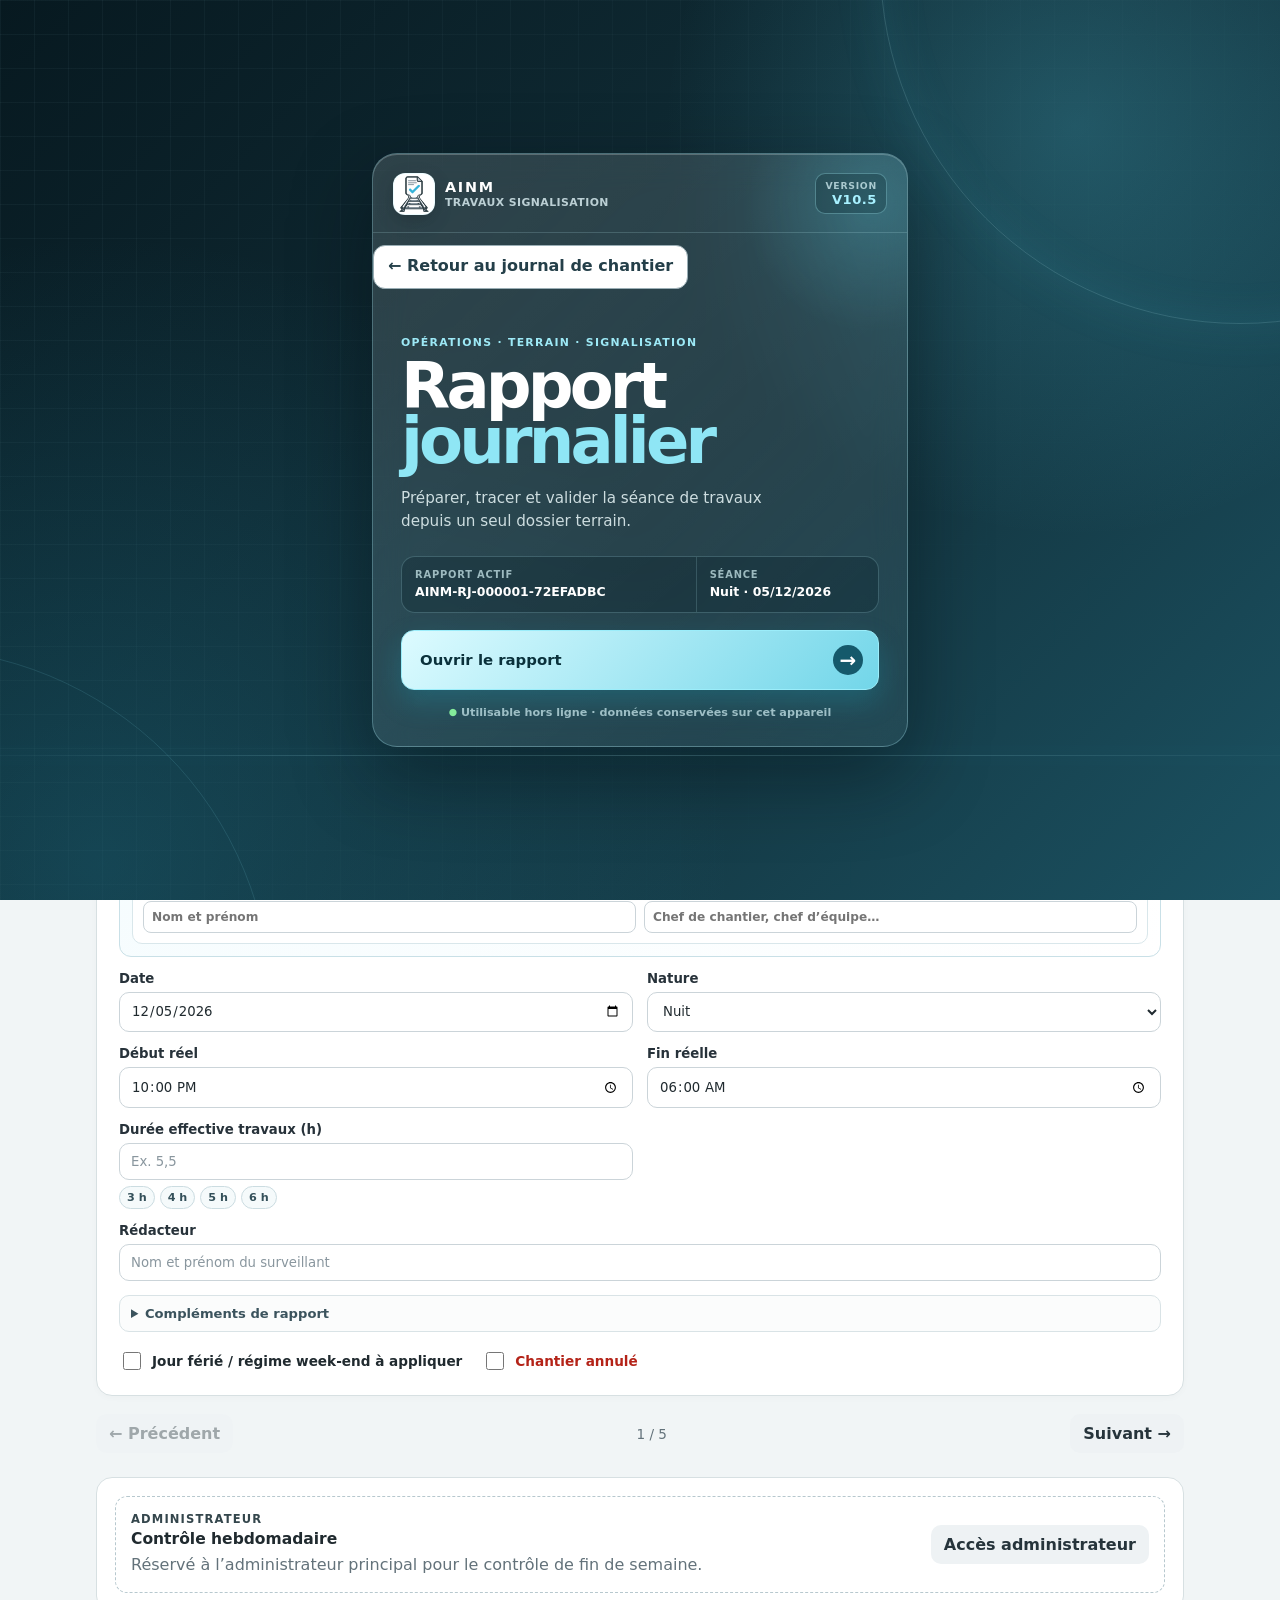
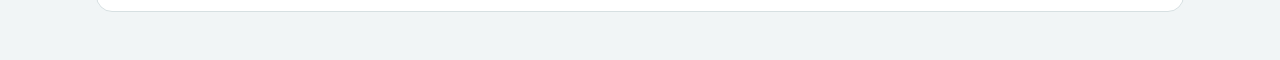
<file: rapport/index.html>
<!doctype html>
<html lang="fr">
  <head>
    <meta charset="utf-8" />
    <meta name="viewport" content="width=device-width, initial-scale=1, viewport-fit=cover" />
    <meta name="theme-color" content="#34464c" />
    <meta name="description" content="Rapport journalier travaux signalisation — AINM" />
    <link rel="manifest" href="manifest.webmanifest" />
    <link rel="icon" href="icons/rapport-journalier-ainm-pwa.png" type="image/png" />
    <link rel="apple-touch-icon" href="icons/rapport-journalier-ainm-pwa.png" />
    <link rel="stylesheet" href="styles.css" />
    <link rel="stylesheet" href="collaboration.css?v=15.10.5" />
    <title>Rapport journalier · AINM</title>
  </head>
  <body>
    <section id="startupScreen" class="startup-screen" aria-label="Accueil du Rapport journalier AINM">
      <div class="startup-atmosphere" aria-hidden="true"><span class="startup-orbit orbit-one"></span><span class="startup-orbit orbit-two"></span><span class="startup-scanline"></span></div>
      <main class="startup-panel">
        <div class="startup-topline">
          <div class="startup-brand">
            <img src="icons/rapport-journalier-ainm.png" alt="" aria-hidden="true" />
            <div><strong>AINM</strong><span>Travaux signalisation</span></div>
          </div>
          <span class="startup-version"><span>Version</span><strong data-app-version>V10.5</strong></span>
        </div>
        <a class="return-journal-link" data-return-to-journal href="https://ghostbuilderdev.github.io/Journal-de-chantier-SNCF/">← Retour au journal de chantier</a>
        <div class="startup-content">
          <p class="startup-kicker">Opérations · terrain · signalisation</p>
          <h1>Rapport<br /><span>journalier</span></h1>
          <p class="startup-intro">Préparer, tracer et valider la séance de travaux depuis un seul dossier terrain.</p>
          <section class="startup-session-card" aria-label="Rapport en cours">
            <div><span>Rapport actif</span><strong id="startupReportNo">Chargement…</strong></div>
            <div><span>Séance</span><strong id="startupSessionInfo">Brouillon local</strong></div>
          </section>
          <button id="enterAppButton" class="startup-enter-button" type="button"><span>Ouvrir le rapport</span><b aria-hidden="true">→</b></button>
          <p class="startup-footnote"><span aria-hidden="true">●</span> Utilisable hors ligne · données conservées sur cet appareil</p>
        </div>
      </main>
    </section>

    <div class="app-shell">
      <nav class="return-journal-bar no-print" aria-label="Retour au journal"><a class="return-journal-link" data-return-to-journal href="https://ghostbuilderdev.github.io/Journal-de-chantier-SNCF/">← Retour au journal de chantier</a></nav>
      <header class="topbar no-print">
        <div class="brand" aria-label="AINM Infrapôle Paris Sud Est">
          <img class="brand-app-mark" src="icons/rapport-journalier-ainm.png" alt="" aria-hidden="true" />
          <img class="brand-logo" src="assets/ainm-infrapole-paris-sud-est.jpg" alt="AINM Infrapôle Paris Sud Est" />
          <span class="brand-context">Rapport travaux</span>
        </div>
        <div class="topbar-actions">
          <span class="app-version-badge" data-app-version aria-label="Version de l’application">V10.5</span>
          <span id="saveState" class="save-state" aria-live="polite">Brouillon local</span>
          <button class="icon-button" id="newReportButton" type="button" title="Nouveau rapport" aria-label="Nouveau rapport">＋</button>
          <button class="icon-button" id="moreButton" type="button" title="Actions" aria-label="Ouvrir les actions">•••</button>
        </div>
      </header>

      <main class="app-main no-print">
        <section class="hero-card hero-card-compact">
          <div class="hero-brand-lockup">
            <img class="hero-logo" src="assets/ainm-infrapole-paris-sud-est.jpg" alt="AINM Infrapôle Paris Sud Est" />
            <div class="hero-copy">
              <p class="eyebrow">AINM travaux</p>
              <h1>Rapport journalier</h1>
              <p class="hero-brandline">AINM travaux signalisation</p>
            </div>
          </div>
        </section>

        <div class="stepper-shell no-print">
          <nav class="stepper" aria-label="Raccourcis fixes du rapport">
            <button class="step active" data-scroll-target="contextSection" aria-current="step" type="button"><span>1</span>Contexte</button>
            <button class="step" data-scroll-target="productionSection" type="button"><span>2</span>Production</button>
            <button class="step" data-scroll-target="traceabilitySection" type="button"><span>3</span>Moyens &amp; horaires</button>
            <button class="step" data-scroll-target="archiveSection" type="button"><span>4</span>Archivage</button>
            <button class="step" data-scroll-target="reviewSection" type="button"><span>5</span>Contrôle</button>
          </nav>
        </div>

        <section id="contextSection" class="section-card">
          <div class="section-heading">
            <div>
              <p class="eyebrow">1 · Contexte</p>
              <h2>Une seule fois par séance</h2>
            </div>
            <div class="heading-actions">
              <button id="duplicateLastNightButton" class="secondary-button compact-button" type="button">↻ Reprendre dernière nuit</button>
              <span id="contextStatus" class="status-chip warning">À compléter</span>
            </div>
          </div>
          <div class="form-grid context-grid">
            <label class="field field-wide">
              <span>Opération / chantier</span>
              <input id="operationInput" data-path="meta.operation" autocomplete="organization" placeholder="Ex. RCT" />
            </label>
            <label class="field field-wide">
              <span>Lieu / secteur / ligne</span>
              <input id="locationInput" data-path="meta.location" placeholder="Ex. V1 et V2 — PK 80+050 à 80+340" />
            </label>
            <section class="field field-wide participant-companies-field" aria-label="Entreprises intervenantes">
              <span>Entreprises intervenantes</span>
              <div class="company-selector">
                <select id="participantCompanySelect" aria-label="Choisir une entreprise intervenante"></select>
                <button id="addParticipantCompanySelectButton" class="secondary-button" type="button">Ajouter</button>
              </div>
              <div id="participantCompanyPicker" class="company-selected-list"></div>
              <div class="company-adder">
                <input id="participantCompanyCustomInput" autocomplete="organization" placeholder="Ajouter une autre entreprise ou un prestataire" />
                <button id="addParticipantCompanyButton" class="secondary-button" type="button">Ajouter</button>
              </div>
            </section>
            <section class="field-wide company-signer-setup" aria-label="Responsables entreprises">
              <span>Responsable de chaque entreprise</span>
              <p class="company-signer-hint">Renseigner le nom et la fonction ici. Chaque responsable signe en fin de rapport.</p>
              <div id="companySignerSetup"></div>
            </section>
            <label class="field">
              <span>Date</span>
              <input id="dateInput" data-path="meta.date" type="date" />
            </label>
            <label class="field">
              <span>Nature</span>
              <select id="shiftTypeInput" data-path="meta.shiftType">
                <option value="jour">Journée</option>
                <option value="nuit">Nuit</option>
              </select>
            </label>
            <label class="field">
              <span>Début réel</span>
              <input id="shiftStartInput" data-path="meta.shiftStart" type="time" />
            </label>
            <label class="field">
              <span>Fin réelle</span>
              <input id="shiftEndInput" data-path="meta.shiftEnd" type="time" />
            </label>
            <label class="field">
              <span>Durée effective travaux (h)</span>
              <input id="workDurationInput" data-path="meta.workDuration" type="number" min="0" max="24" step="0.25" inputmode="decimal" placeholder="Ex. 5,5" />
              <span class="duration-presets" aria-label="Durées courantes"><button type="button" data-duration-preset="3">3 h</button><button type="button" data-duration-preset="4">4 h</button><button type="button" data-duration-preset="5">5 h</button><button type="button" data-duration-preset="6">6 h</button></span>
            </label>
            <label class="field field-wide">
              <span>Rédacteur</span>
              <input id="reporterInput" data-path="meta.reporter" placeholder="Nom et prénom du surveillant" autocomplete="name" />
            </label>
          </div>
          <details class="optional-details context-options">
            <summary>Compléments de rapport</summary>
            <div class="form-grid">
              <label class="field"><span>N° rapport</span><input id="reportNoInput" readonly aria-readonly="true" /></label>
              <label class="field"><span>N° commande</span><input id="orderNoInput" data-path="meta.orderNo" placeholder="À renseigner ultérieurement" /></label>
              <label class="field">
                <span>Temps</span>
                <select id="weatherInput" data-path="meta.weather">
                  <option value="">À renseigner</option><option value="Beau">Beau</option><option value="Nuageux">Nuageux</option><option value="Pluie">Pluie</option><option value="Vent">Vent</option><option value="Gel">Gel</option>
                </select>
              </label>
              <label class="field"><span>Température (°C)</span><input id="temperatureInput" data-path="meta.temperature" type="number" min="-20" max="60" step="0.5" inputmode="decimal" /></label>
              <div class="same-signer-note field-wide"><strong>Visa MOETx / surveillant de travaux</strong><span>Il s’agit de la même personne. Son nom, sa fonction et sa signature sont renseignés une seule fois dans les signatures finales.</span></div>
              <label class="field field-wide"><span>Objectif / consigne de la séance</span><textarea id="objectiveInput" data-path="meta.objective" rows="3" placeholder="Objectif de la nuit, zone concernée, consigne principale…"></textarea></label>
            </div>
          </details>
          <div class="inline-option">
            <label class="check-row"><input id="publicHolidayInput" data-path="meta.publicHoliday" type="checkbox" /> Jour férié / régime week-end à appliquer</label>
            <label class="check-row danger"><input id="cancelledInput" data-path="meta.cancelled" type="checkbox" /> Chantier annulé</label>
          </div>
          <label id="cancelReasonField" class="field hidden">
            <span>Motif d’annulation</span>
            <textarea id="cancelReasonInput" data-path="meta.cancelReason" rows="2" placeholder="Motif, causes et conséquences"></textarea>
          </label>
          <div id="pricingContext" class="info-banner admin-finance hidden"></div>
        </section>

        <section class="quick-actions-card" aria-label="Saisie rapide">
          <div>
            <p class="eyebrow">Saisie rapide</p>
            <h2>Ajouter l’essentiel</h2>
          </div>
          <div class="quick-actions-grid">
            <button id="quickAddTask" class="quick-action-button" type="button"><strong>＋ Prestation</strong><span>Travail réalisé</span></button>
            <button class="quick-action-button" data-scroll-target="traceabilitySection" type="button"><strong>＋ Équipe</strong><span>Personnel entreprise</span></button>
            <button class="quick-action-button" data-add-row="equipment" type="button"><strong>＋ Engin</strong><span>Mobile travaux</span></button>
            <button class="quick-action-button" data-add-row="possession" type="button"><strong>＋ Horaires</strong><span>ITC / consignation</span></button>
            <button class="quick-action-button" data-scroll-target="photoSection" type="button"><strong>📷 Photos</strong><span>Chantier et contrôles</span></button>
          </div>
        </section>

        <section id="productionSection" class="section-card">
          <div class="section-heading">
            <div>
              <p class="eyebrow">2 · Production</p>
              <h2>Production</h2>
            </div>
            <button id="openTaskCatalog" class="primary-button" type="button">＋ Ajouter une prestation</button>
          </div>
          <div id="quickCatalog" class="quick-catalog" aria-label="Prestations fréquentes"></div>
          <div id="taskList" class="task-list"></div>
          <div id="emptyTasks" class="empty-state">
            <span class="empty-icon">⌁</span>
            <p>Aucune prestation saisie.</p>
            <button class="secondary-button" data-action="catalog" type="button">Ajouter la première prestation</button>
          </div>
        </section>

        <section id="traceabilitySection" class="two-column-grid">
          <section class="section-card compact-card">
            <div class="section-heading">
              <div><p class="eyebrow">Ressources</p><h2>Personnel des entreprises</h2><p class="muted">Effectif affecté à l’opération, classé par entreprise. Ajouter ou retirer une fonction directement dans le tableau concerné.</p></div>
            </div>
            <div id="quickPersonnelRoster" class="quick-roster"></div>
          </section>

          <section class="section-card compact-card">
            <div class="section-heading">
              <div><p class="eyebrow">Ressources</p><h2>Engins et mobiles travaux</h2></div>
              <button class="text-button" data-add-row="equipment" type="button">＋ Ajouter</button>
            </div>
            <div id="quickEquipmentAdder" class="quick-equipment-adder"></div>
            <div id="equipmentList" class="data-list"></div>
          </section>

          <section class="section-card compact-card wide-on-tablet">
            <div class="section-heading">
              <div><p class="eyebrow">Horaires</p><h2>Interceptions et consignations</h2></div>
              <button class="text-button" data-add-row="possession" type="button">＋ Ajouter une ligne</button>
            </div>
            <div id="possessionList" class="data-list"></div>
          </section>

          <section class="section-card compact-card">
            <div class="section-heading">
              <div><p class="eyebrow">Qualité & sécurité</p><h2>Anomalies constatées</h2></div>
              <button class="text-button" data-add-row="anomaly" type="button">＋ Ajouter</button>
            </div>
            <div id="anomalyList" class="data-list"></div>
          </section>

          <section class="section-card compact-card">
            <div class="section-heading">
              <div><p class="eyebrow">Pièces</p><h2>Rapports fournis</h2></div>
              <button class="text-button" data-add-row="document" type="button">＋ Ajouter</button>
            </div>
            <div id="documentList" class="data-list"></div>
          </section>

          <section class="section-card compact-card">
            <div class="section-heading">
              <div><p class="eyebrow">SNCF</p><h2>Personnel SNCF affecté</h2></div>
              <button id="addSncfFunctionButton" class="text-button" type="button">＋ Fonction</button>
            </div>
            <div id="quickSncfRoster" class="quick-roster quick-sncf-roster"></div>
            <div id="sncfMeansList" class="data-list"></div>
          </section>

          <section class="section-card compact-card wide-on-tablet" id="photoSection">
            <div class="section-heading">
              <div><p class="eyebrow">Photos</p><h2>Avant / après nuit</h2><p class="muted">Photos datées et classées directement dans le rapport.</p></div>
              <div class="photo-actions">
                <button class="text-button" type="button" data-add-photo-phase="avant" data-photo-source="camera">📷 Avant</button>
                <button class="text-button" type="button" data-add-photo-phase="avant" data-photo-source="files">▣ Avant</button>
                <button class="text-button" type="button" data-add-photo-phase="apres" data-photo-source="camera">📷 Après</button>
                <button class="text-button" type="button" data-add-photo-phase="apres" data-photo-source="files">▣ Après</button>
              </div>
            </div>
            <div id="photoList" class="photo-list"></div>
          </section>
        </section>

        <section id="archiveSection" class="section-card archive-card">
          <div class="section-heading">
            <div>
              <p class="eyebrow">4 · Archivage</p>
              <h2>Dossier complet de la séance</h2>
              <p class="muted">Les éléments saisis ici sont repris dans le rapport d’archivage, sans limite de pages.</p>
            </div>
            <span class="status-chip neutral">Dossier de séance</span>
          </div>
          <div class="two-column-grid archive-grid">
            <section class="archive-subcard">
              <div class="section-heading">
                <div><p class="eyebrow">Consommables</p><h3>Matériaux utilisés</h3><p class="muted">Câbles, fournitures, béton, éléments déposés ou consommés.</p></div>
                <button class="text-button" data-add-row="material" type="button">＋ Ajouter</button>
              </div>
              <div id="materialList" class="data-list"></div>
            </section>
            <section class="archive-subcard">
              <div class="section-heading">
                <div><p class="eyebrow">Qualité</p><h3>Autocontrôles et contrôles</h3><p class="muted">Contrôles réalisés, résultats, réserves et références.</p></div>
                <button class="text-button" data-add-row="selfCheck" type="button">＋ Ajouter</button>
              </div>
              <div id="selfCheckList" class="data-list"></div>
            </section>
          </div>
          <div class="form-grid archive-notes">
            <label class="field field-wide"><span>Faits marquants / aléas / décisions</span><textarea id="executionNotesInput" data-path="meta.executionNotes" rows="4" placeholder="Décrire les faits marquants, aléas, décisions prises et coordination réalisée."></textarea></label>
            <label class="field field-wide"><span>Travaux restant à réaliser / prochaine séance</span><textarea id="nextWorksInput" data-path="meta.nextWorks" rows="4" placeholder="Travaux restant, conditions de reprise, livraisons, contrôles ou points à lever."></textarea></label>
          </div>
        </section>

        <section id="reviewSection" class="section-card review-card">
          <div class="section-heading">
            <div>
              <p class="eyebrow">5 · Contrôle</p>
              <h2>Rapport prêt à éditer</h2>
              <p class="muted">Le PDF terrain ne contient que les faits constatés et les quantités réellement réalisées.</p>
            </div>
            <span id="reviewStatus" class="status-chip warning">Brouillon</span>
          </div>
          <div id="reviewChecks" class="review-checks"></div>
          <section class="company-visa-section" aria-label="Visas des entreprises intervenantes">
            <div class="section-heading">
              <div><p class="eyebrow">Signatures finales</p><h3>Responsables des entreprises intervenantes</h3></div>
            </div>
            <div id="companyVisaList" class="company-visa-list"></div>
          </section>
          <section class="after-work-signature" aria-label="Visa du représentant MOETx et du surveillant de travaux">
            <div><p class="eyebrow">Visa final</p><h3>Visa MOETx / surveillant de travaux</h3></div>
            <div class="signature-fields">
              <label class="field"><span>Nom du responsable</span><input id="afterWorkSignerName" autocomplete="name" placeholder="Nom et prénom" /></label>
            </div>
            <div class="signature-canvas-wrap"><canvas id="afterWorkSignatureCanvas" aria-label="Zone de signature du représentant MOETx et du surveillant de travaux"></canvas><p id="afterWorkSignatureStatus" class="muted">À signer</p></div>
            <div class="signature-actions"><button id="saveAfterWorkSignatureButton" class="secondary-button" type="button">Enregistrer</button><button id="clearAfterWorkSignatureButton" class="text-button" type="button">Effacer la signature</button></div>
          </section>
          <div class="review-actions">
            <button id="archiveSharePointButton" class="primary-button" type="button">Enregistrer le rapport final dans le journal</button>
            <button id="printButton" class="secondary-button" type="button">Enregistrer le PDF sur le téléphone</button>
            <button id="importFinalPdfButton" class="secondary-button" type="button">Déposer un PDF déjà enregistré</button>
            <input id="importFinalPdfInput" type="file" accept="application/pdf,.pdf" hidden />
            <button id="exportButton" class="secondary-button" type="button">Sauvegarder la saisie</button>
          </div>
          <section class="journal-archive-panel" aria-label="Archivage dans le journal de chantier">
            <h3>Enregistrement du rapport final</h3>
            <p>Le bouton « Enregistrer le rapport final dans le journal » dépose le PDF sur SharePoint et dans <strong>Documents → Rapports journaliers</strong> du chantier sélectionné.</p>
            <label for="journalChantier">Chantier destinataire</label>
            <select id="journalChantier"><option value="">Connexion au journal…</option></select>
            <p><a href="https://ghostbuilderdev.github.io/Journal-de-chantier-SNCF/" target="_blank" rel="noopener noreferrer">Ouvrir le journal / se connecter</a></p>
            <button id="journalRefreshButton" type="button" class="secondary-button">Actualiser la connexion</button>
            <button id="journalResumeButton" type="button" class="primary-button" hidden>Reprendre l’archivage</button>
            <button id="journalDownloadButton" type="button" class="secondary-button" hidden>Télécharger le PDF conservé</button>
            <p id="journalArchiveStatus" role="status" aria-live="polite"></p>
          </section>
          <p id="sharepointArchiveStatus" class="sharepoint-archive-status" aria-live="polite">Un nouveau rapport sera créé après confirmation des deux archivages.</p>
          <section id="adminPanel" class="admin-panel" aria-label="Espace administrateur">
            <div id="adminLockedPane" class="admin-access hidden">
              <div>
                <p class="eyebrow">Administrateur</p>
                <h3>Contrôle hebdomadaire</h3>
                <p class="muted">Réservé à l’administrateur principal pour le contrôle de fin de semaine.</p>
              </div>
              <button id="openAdminButton" class="secondary-button" type="button">Accès administrateur</button>
            </div>
            <div id="adminLoginPane" class="admin-login hidden">
              <div>
                <p class="eyebrow">Accès administrateur</p>
                <h3 id="adminLoginTitle">Déverrouiller l’espace administrateur</h3>
                <p id="adminLoginHint" class="muted">Saisir le code administrateur de cet appareil.</p>
              </div>
              <label class="field"><span id="adminPinLabel">Code à 6 chiffres</span><input id="adminPinInput" type="password" inputmode="numeric" autocomplete="off" maxlength="6" placeholder="••••••" /></label>
              <div class="dialog-actions"><button id="cancelAdminButton" class="secondary-button" type="button">Retour terrain</button><button id="confirmAdminButton" class="primary-button" type="button">Déverrouiller</button></div>
            </div>
            <div id="adminWorkspace" class="admin-workspace hidden">
              <div class="admin-workspace-heading">
                <div><p class="eyebrow">Administrateur</p><h3>Valorisation et contrôle de la semaine</h3><p id="adminEvidenceNote" class="muted"></p></div>
                <button id="lockAdminButton" class="text-button" type="button">Verrouiller</button>
              </div>
              <div id="adminValuationStats" class="admin-stats"></div>
              <label class="admin-common-option"><input id="includeCommonCostsCheckbox" type="checkbox" /> <span>Inclure les dispositions communes PCLE à titre indicatif (7 % GC, 7 % signalisation et 5 % installations)</span></label>
              <section class="admin-numbering">
                <p class="eyebrow">Numérotation des rapports</p>
                <p class="muted">Le réglage applique le numéro au rapport actuellement ouvert. Le rapport suivant recevra automatiquement le numéro suivant.</p>
                <div class="admin-actions">
                  <label class="field"><span>N° du rapport actif</span><input id="nextReportSerialInput" type="number" min="1" inputmode="numeric" /></label>
                  <button id="saveNextReportSerialButton" class="secondary-button" type="button">Appliquer au rapport</button>
                  <button id="resetReportSerialButton" class="text-button danger-text" type="button">Repartir au n° 1</button>
                </div>
              </section>
              <div class="admin-actions">
                <button id="adminConfigurePricesButton" class="secondary-button" type="button">Paramétrer les références marché</button>
                <button id="adminPrintButton" class="secondary-button" type="button">Enregistrer avec annexe interne</button>
              </div>
              <details class="valuation-details" open>
                <summary>Contrôle de valorisation interne</summary>
                <div id="valuationPreview"></div>
              </details>
            </div>
          </section>
        </section>
      </main>

      <section id="printReport" class="print-report"></section>
    </div>

    <div id="appToast" class="app-toast" role="status" aria-live="polite" aria-atomic="true"></div>

    <dialog id="taskDialog" class="dialog task-dialog">
      <form method="dialog" id="taskForm">
        <header class="dialog-header">
          <div><p class="eyebrow">Production</p><h2 id="taskDialogTitle">Ajouter une prestation</h2></div>
          <button class="icon-button" value="cancel" aria-label="Fermer" type="submit">×</button>
        </header>
        <div id="taskCatalogPane"></div>
        <div id="taskEditorPane" class="hidden"></div>
      </form>
    </dialog>

    <dialog id="rowDialog" class="dialog resource-dialog">
      <form method="dialog" id="rowForm">
        <header class="dialog-header">
          <div><p class="eyebrow">Saisie terrain</p><h2 id="rowDialogTitle">Ajouter</h2></div>
          <button class="icon-button" value="cancel" aria-label="Fermer" type="submit">×</button>
        </header>
        <div id="rowEditorPane"></div>
      </form>
    </dialog>

    <dialog id="rosterRoleDialog" class="dialog resource-dialog">
      <form method="dialog">
        <header class="dialog-header">
          <div><p id="rosterRoleDialogEyebrow" class="eyebrow">Personnel entreprise</p><h2 id="rosterRoleDialogTitle">Ajouter une fonction</h2></div>
          <button class="icon-button" value="cancel" aria-label="Fermer" type="submit">×</button>
        </header>
        <div class="resource-editor">
          <section class="resource-banner material-banner">
            <span class="resource-symbol">+</span>
            <div><strong id="rosterRoleCompanyName">Entreprise</strong><p id="rosterRoleCompanyType">Entreprise intervenante</p></div>
          </section>
          <label class="field"><span>Fonction à ajouter au tableau</span><select id="rosterRoleSelect"></select></label>
          <label id="rosterRoleOtherField" class="field hidden"><span>Autre fonction</span><input id="rosterRoleOtherInput" placeholder="Préciser la fonction" /></label>
          <p class="muted">La fonction est ajoutée à cette entreprise, puis l’effectif se règle directement avec − et +.</p>
          <div class="dialog-actions"><button id="saveRosterRoleButton" type="button" class="primary-button">Ajouter au tableau</button></div>
        </div>
      </form>
    </dialog>

    <dialog id="moreDialog" class="dialog menu-dialog">
      <form method="dialog">
        <header class="dialog-header">
          <div><p class="eyebrow">Rapport</p><h2>Outils</h2></div>
          <button class="icon-button" value="cancel" aria-label="Fermer" type="submit">×</button>
        </header>
        <div class="menu-stack">
          <button id="configurePricesButton" class="menu-button admin-finance hidden" type="button">Paramétrer les prix du chantier</button>
          <button id="importButton" class="menu-button" type="button">Restaurer une sauvegarde locale</button>
          <button id="saveSnapshotButton" class="menu-button" type="button">Conserver un instantané sur ce téléphone</button>
          <button id="duplicateLastNightMenuButton" class="menu-button" type="button">Reprendre la dernière nuit</button>
        </div>
      </form>
    </dialog>

    <dialog id="mappingDialog" class="dialog mapping-dialog">
      <form method="dialog">
        <header class="dialog-header">
          <div><p class="eyebrow">Encadrant</p><h2>Paramétrage prix du chantier</h2></div>
          <button class="icon-button" value="cancel" aria-label="Fermer" type="submit">×</button>
        </header>
        <p class="muted">Cette page est faite pour lever les ambiguïtés une seule fois par chantier. Les agents ne voient ensuite que les libellés terrain.</p>
        <div id="mappingPane"></div>
      </form>
    </dialog>

    <dialog id="companyVisaDialog" class="dialog resource-dialog">
      <form method="dialog" id="companyVisaForm">
        <header class="dialog-header">
          <div><p class="eyebrow">Visa entreprise</p><h2 id="companyVisaDialogTitle">Ajouter un visa</h2></div>
          <button class="icon-button" value="cancel" aria-label="Fermer" type="submit">×</button>
        </header>
        <div id="companyVisaEditor"></div>
      </form>
    </dialog>

    <dialog id="confirmDialog" class="dialog confirm-dialog" aria-labelledby="confirmDialogTitle">
      <form method="dialog" id="confirmForm">
        <header class="dialog-header">
          <div>
            <p class="eyebrow">Confirmation</p>
            <h2 id="confirmDialogTitle">Confirmer l’action</h2>
          </div>
          <button class="icon-button" value="cancel" aria-label="Fermer" type="submit">×</button>
        </header>
        <p id="confirmDialogMessage" class="confirm-message"></p>
        <div class="dialog-actions">
          <button id="confirmDialogCancel" value="cancel" type="submit" class="secondary-button">Annuler</button>
          <button id="confirmDialogAccept" value="confirm" type="submit" class="primary-button">Confirmer</button>
        </div>
      </form>
    </dialog>

    <input id="importInput" type="file" accept="application/json" hidden />
    <input id="photoCameraInput" type="file" accept="image/*" capture="environment" multiple hidden />
    <input id="photoFileInput" type="file" accept="image/*" multiple hidden />
    <script src="data/price-catalog.js"></script>
    <script src="data/terrain-catalog.js"></script>
    <script src="data/billing-evidence.js"></script>
    <script src="vendor/pdf-lib.min.js"></script>
    <script src="vendor/supabase.js"></script>
    <script src="journal-config.js"></script>
    <script src="journal-archive.js?v=15.10.4"></script>
    <script src="../journal-composer.js?v=15.7.1"></script>
    <script src="report-actions.js?v=15.10.5"></script>
    <script src="collaboration.js?v=15.10.5"></script>
    <script src="app.js?v=15.10.5"></script>
  </body>
</html>
</file>
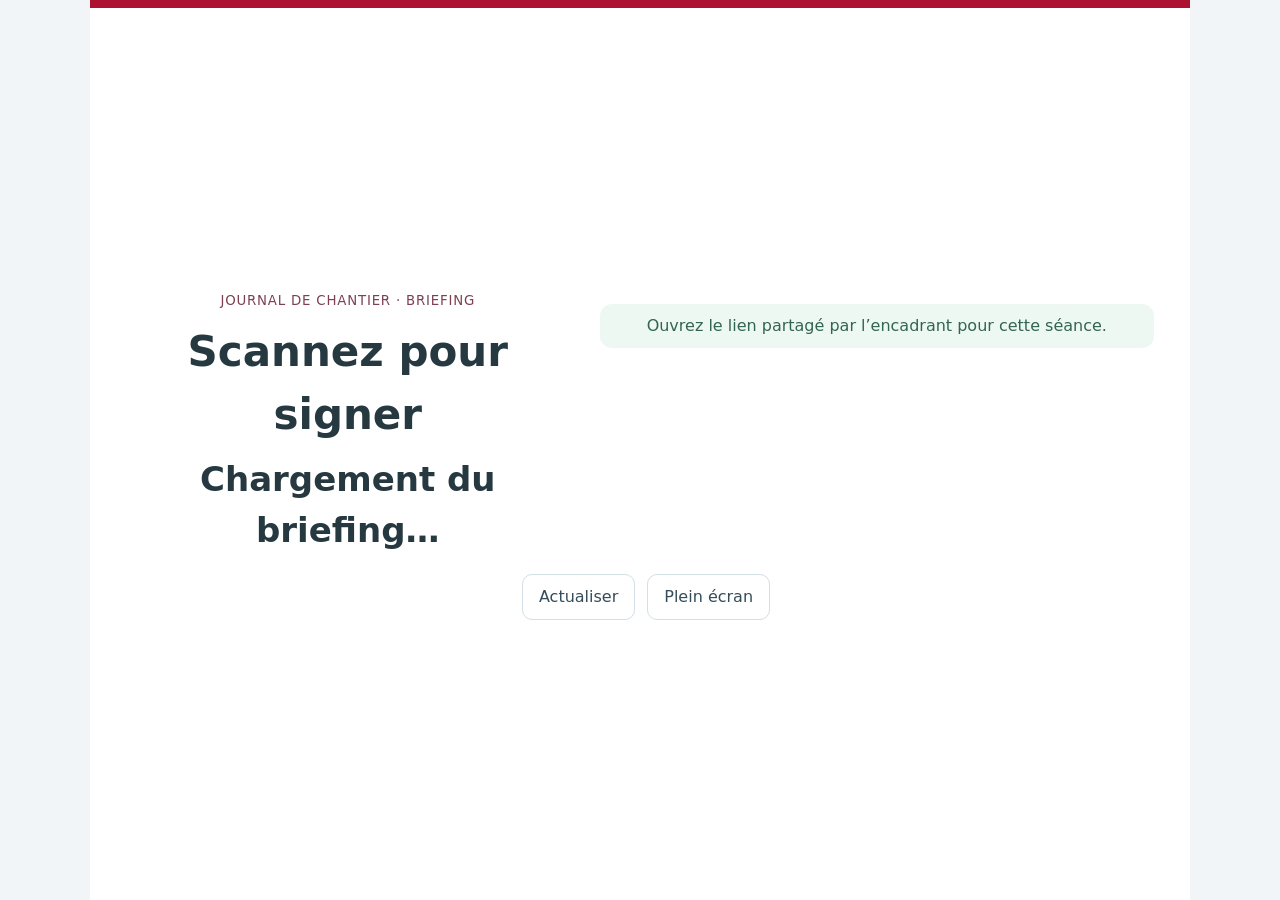
<file: briefing/afficher-qr.html>
<!doctype html><html lang="fr"><head><meta charset="utf-8"><meta name="viewport" content="width=device-width,initial-scale=1,viewport-fit=cover"><meta name="referrer" content="no-referrer"><meta name="robots" content="noindex,nofollow"><meta name="theme-color" content="#ad1233"><title>QR code du briefing · Journal de chantier</title><link rel="stylesheet" href="briefing-v159.css?v=15.9"><script src="../config.js?v=14.2-collaborateurs" defer></script><script src="../supabase.js?v=14.2-collaborateurs" defer></script><script src="vendor/qrcodegen.js?v=15.8" defer></script><script src="briefing-qr-share.js?v=15.9" defer></script><script src="afficher-qr.js?v=15.9" defer></script></head><body class="qr-display-page"><main><header><small>JOURNAL DE CHANTIER · BRIEFING</small><h1>Scannez pour signer</h1><h2 id="displaySite">Chargement du briefing…</h2><p id="displayDate"></p></header><div id="displayQr" hidden></div><p id="displayNotice" role="status">Vérification de la séance en cours…</p><p id="displayHelp" hidden>Renseignez votre nom, prénom, fonction et entreprise, puis signez sur votre téléphone.</p><footer><small id="displaySession"></small><button id="displayRefresh" type="button">Actualiser</button><button id="displayFullscreen" type="button">Plein écran</button></footer></main></body></html>
</file>
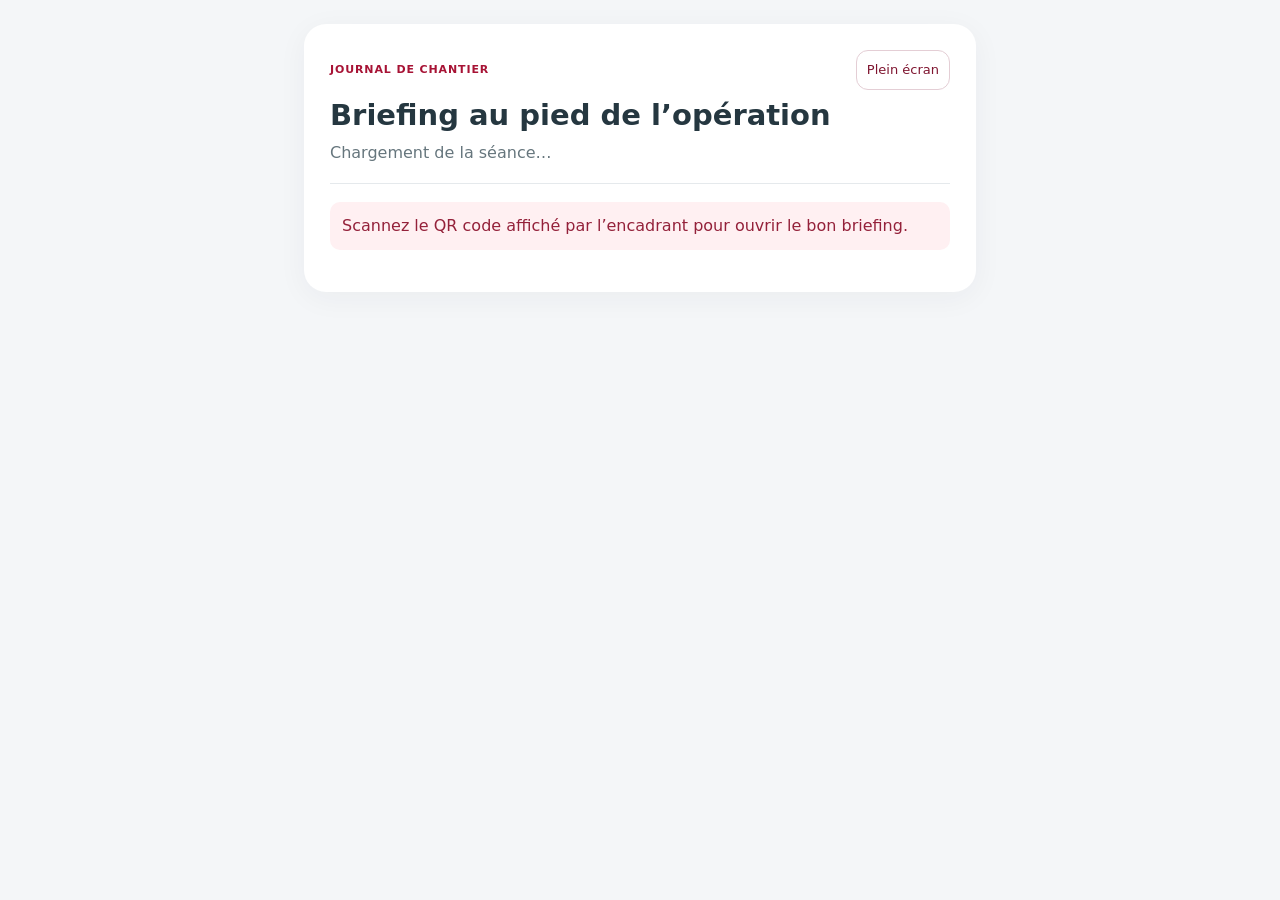
<file: briefing/signer.html>
<!doctype html>
<html lang="fr">
<head>
 <meta charset="utf-8"><meta name="viewport" content="width=device-width,initial-scale=1,viewport-fit=cover">
 <meta name="referrer" content="no-referrer"><meta name="robots" content="noindex,nofollow"><meta name="theme-color" content="#ad1233">
 <title>Journal de chantier – Briefing au pied de l’opération</title>
 <link rel="manifest" href="manifest.json"><link rel="apple-touch-icon" href="icon-192-v19b.png">
 <link rel="stylesheet" href="briefing-v158.css?v=15.8"><link rel="stylesheet" href="signer-v15101.css?v=15.10.1">
 <script src="../config.js?v=14.2-collaborateurs" defer></script><script src="../supabase.js?v=14.2-collaborateurs" defer></script>
 <script src="signature-pad.js?v=15.10.1" defer></script><script src="signer.js?v=15.10.1" defer></script>
</head>
<body class="briefing-sign-page">
 <main class="briefing-sign-card">
  <header><div class="sign-brand"><small>JOURNAL DE CHANTIER</small><button id="signFullscreen" type="button" hidden>Plein écran</button></div><h1>Briefing au pied de l’opération</h1><p id="signSession">Chargement de la séance…</p></header>
  <p id="signNotice" role="status"></p>
  <form id="signForm" hidden>
   <div class="briefing-sign-grid">
    <label>Nom de l’agent<input name="nom" autocomplete="family-name" autocapitalize="characters" maxlength="120" required></label>
    <label>Prénom<input name="prenom" autocomplete="given-name" maxlength="120" required></label>
    <label>Fonction<input name="fonction" autocomplete="organization-title" maxlength="120" required placeholder="Ex. RSO, conducteur…"></label>
    <label>Entreprise<input name="entreprise" autocomplete="organization" autocapitalize="characters" maxlength="120" required></label>
   </div>
   <p class="briefing-sign-label" id="signLabel">Votre signature</p>
   <button type="button" id="signOpen" class="sign-open" aria-labelledby="signLabel signSignatureHint" aria-haspopup="dialog"><canvas id="signCanvas" width="800" height="280" aria-hidden="true"></canvas><span id="signSignatureHint">Appuyer ici pour signer</span></button>
   <p class="briefing-sign-help">En validant ma participation, je confirme avoir participé au briefing indiqué ci-dessus.</p>
   <button id="signSubmit" class="briefing-sign-primary" type="submit">Valider ma participation</button>
  </form>
  <section id="signSuccess" hidden><div class="briefing-sign-check">✓</div><h2>Signature reçue</h2><p>Votre présence a été transmise à l’encadrant pour ce briefing. Vous pouvez fermer cette page.</p><button type="button" id="signAnother">Faire signer une autre personne</button></section>
 </main>
 <dialog id="signatureDialog" class="signature-dialog" aria-labelledby="signatureTitle" aria-describedby="signatureStatus">
  <header><div><small>BRIEFING · ÉMARGEMENT</small><h2 id="signatureTitle">Votre signature</h2></div><button type="button" id="signatureClose" aria-label="Revenir au formulaire en conservant le tracé">Fermer ×</button></header>
  <p id="signatureStatus" role="status">Signez avec le doigt. Vous pouvez tourner votre téléphone.</p>
  <div class="signature-workspace"><canvas id="signatureEditor" width="800" height="600" aria-label="Dessiner votre signature avec le doigt"></canvas></div>
  <footer><button type="button" id="signatureClear">Effacer</button><button type="button" id="signatureApply" class="briefing-sign-primary" disabled>Valider la signature</button></footer>
 </dialog>
</body></html>
</file>
<file: styles-v13.css>
:root {
  --sncf: #b5122b;
  --sncf-dark: #760d1d;
  --sncf-light: #fff0f2;
  --pink: #d52845;
  --ink: #18202a;
  --muted: #68727e;
  --line: #d9dee5;
  --canvas: #f5f7fa;
  --card: #ffffff;
  --mine: #fff2f4;
  --green: #1e7a4a;
  --orange: #b76a00;
  --red: #b5122b;
  --blue: #246a88;
  --shadow: 0 12px 34px rgba(25, 35, 48, .08);
  --sidebar-width: 335px;
  font-family: Inter, ui-sans-serif, system-ui, -apple-system, BlinkMacSystemFont, "Segoe UI", Roboto, Arial, sans-serif;
}

* { box-sizing: border-box; }
[hidden] { display: none !important; }
.modal-backdrop.is-hidden { display: none !important; }
html, body { min-height: 100%; }
body { margin: 0; color: var(--ink); background: var(--canvas); }
button, input, select, textarea { font: inherit; }
button { cursor: pointer; }
button:focus-visible, input:focus-visible, select:focus-visible, textarea:focus-visible { outline: 3px solid rgba(181, 18, 43, .26); outline-offset: 2px; }

.ui-icon, .tab-icon { width: 18px; height: 18px; flex: 0 0 auto; fill: none; stroke: currentColor; stroke-width: 1.9; stroke-linecap: round; stroke-linejoin: round; }

.app-shell { min-height: 100vh; display: grid; grid-template-columns: var(--sidebar-width) minmax(0, 1fr); }
.sidebar { background: linear-gradient(165deg, #65101d 0%, #951126 46%, #b5122b 100%); padding: 18px 14px 14px; color: #fff; display: flex; flex-direction: column; min-height: 100vh; position: sticky; top: 0; height: 100vh; z-index: 20; }
.brand { display: flex; align-items: center; gap: 11px; padding: 2px 6px 20px; }
.brand-mark { width: 43px; height: 43px; overflow: hidden; border-radius: 14px; display: grid; place-items: center; background: #fff; color: var(--sncf); font-weight: 900; box-shadow: 0 8px 20px rgba(0,0,0,.18); }.brand-mark img { width: 100%; height: 100%; object-fit: cover; }
.brand strong { display: block; font-size: 16px; line-height: 1.05; }
.brand small { display: block; margin-top: 3px; opacity: .75; font-size: 12px; }
.sidebar-close { display: none; margin-left: auto; color: #fff!important; }

.primary-button, .secondary-button, .tool-button, .filter-button, .filter-pill, .send-button { border: 0; border-radius: 12px; min-height: 40px; padding: 9px 13px; font-weight: 800; transition: transform .15s ease, filter .15s ease, background .15s ease; }
.primary-button:active, .secondary-button:active, .tool-button:active, .send-button:active { transform: scale(.97); }
.primary-button { color: #fff; background: linear-gradient(135deg, var(--sncf), var(--pink)); box-shadow: 0 8px 18px rgba(181,18,43,.22); }
.secondary-button { color: var(--sncf); background: #fff; border: 1px solid #f0c5cc; }
.new-site-button { width: calc(100% - 8px); margin: 0 4px 16px; display: inline-flex; align-items: center; gap: 8px; text-align: left; }
.sidebar-search { height: 43px; background: rgba(255,255,255,.13); border: 1px solid rgba(255,255,255,.16); border-radius: 13px; display: flex; align-items: center; gap: 8px; padding: 0 12px; margin: 0 4px; }
.sidebar-search input { color: #fff; border: 0; outline: 0; background: transparent; width: 100%; min-width: 0; }
.sidebar-search input::placeholder { color: rgba(255,255,255,.72); }
.section-label { display: flex; justify-content: space-between; padding: 21px 10px 9px; font-size: 10px; font-weight: 900; letter-spacing: .09em; color: rgba(255,255,255,.66); }
.chantier-list { overflow-y: auto; flex: 1; padding: 0 4px 10px; }
.chantier-card { width: 100%; text-align: left; border: 1px solid transparent; color: #fff; background: transparent; border-radius: 15px; padding: 11px; margin-bottom: 5px; display: grid; grid-template-columns: 38px 1fr auto; gap: 10px; align-items: center; }
.chantier-card:hover { background: rgba(255,255,255,.10); }
.chantier-card.active { background: rgba(255,255,255,.17); border-color: rgba(255,255,255,.17); box-shadow: inset 3px 0 #fff; }
.chantier-code { width: 38px; height: 38px; border-radius: 12px; display: grid; place-items: center; color: var(--sncf); font-size: 12px; font-weight: 900; background: #fff; }
.chantier-card strong, .chantier-card small { display: block; overflow: hidden; text-overflow: ellipsis; white-space: nowrap; }
.chantier-card strong { font-size: 13px; }
.chantier-card small { margin-top: 3px; opacity: .74; font-size: 11px; }
.unread-badge { min-width: 19px; height: 19px; padding: 0 5px; border-radius: 9px; background: #fff; color: var(--sncf); display: grid; place-items: center; font-size: 10px; font-weight: 900; }
.sidebar-bottom { border-top: 1px solid rgba(255,255,255,.16); padding: 12px 4px 1px; }
.profile-card { width: 100%; color: #fff; background: rgba(255,255,255,.11); border: 1px solid rgba(255,255,255,.13); border-radius: 15px; padding: 9px; text-align: left; display: grid; grid-template-columns: 34px 1fr auto; align-items: center; gap: 9px; }
.profile-avatar, .site-avatar { display: grid; place-items: center; border-radius: 50%; font-weight: 900; }
.profile-avatar { width: 34px; height: 34px; background: #fff; color: var(--sncf); font-size: 12px; }
.profile-copy { overflow: hidden; }
.profile-copy b, .profile-copy small { display: block; overflow: hidden; text-overflow: ellipsis; white-space: nowrap; }
.profile-copy b { font-size: 12px; }.profile-copy small { font-size: 10px; opacity: .72; margin-top: 2px; }
.sidebar-admin-button { display: none; }
.connection-line { display: flex; align-items: center; gap: 7px; color: rgba(255,255,255,.75); font-size: 11px; padding: 10px 8px 2px; }
.status-dot { width: 8px; height: 8px; border-radius: 50%; background: #c7cdd0; }.status-dot.online { background: #2ed8a3; box-shadow: 0 0 0 3px rgba(46,216,163,.16); }.status-dot.offline { background: #f4b35c; }

.workspace { min-width: 0; min-height: 100vh; display: flex; flex-direction: column; }
.topbar { min-height: 74px; display: flex; align-items: center; gap: 12px; padding: 12px 24px; background: rgba(255,255,255,.94); border-bottom: 1px solid #e6e9ee; backdrop-filter: blur(14px); z-index: 10; }
.hamburger { display: none; }.icon-button { border: 0; color: var(--ink); background: transparent; width: 40px; height: 40px; border-radius: 12px; display: inline-grid; place-items: center; font-size: 23px; line-height: 1; }.icon-button:hover { background: #f1f3f5; }
.site-heading { color: var(--ink); background: transparent; border: 0; display: flex; align-items: center; gap: 10px; padding: 0; text-align: left; min-width: 0; }
.site-avatar { width: 43px; height: 43px; flex: 0 0 auto; overflow: hidden; background: linear-gradient(135deg, var(--sncf), var(--pink)); color: #fff; font-size: 13px; }.site-avatar img { width: 100%; height: 100%; object-fit: cover; }
.site-heading-copy { min-width: 0; }.site-heading-copy b, .site-heading-copy small { display: block; overflow: hidden; text-overflow: ellipsis; white-space: nowrap; }.site-heading-copy b { font-size: 15px; }.site-heading-copy small { color: var(--muted); font-size: 11px; margin-top: 3px; }
.topbar-tools { display: flex; align-items: center; gap: 5px; margin-left: auto; }.tool-button { display: flex; align-items: center; gap: 7px; color: #34414a; background: #f1f3f6; font-size: 12px; }.tool-button:hover { filter: brightness(.97); transform: translateY(-1px); }.tool-button .ui-icon { width: 17px; height: 17px; stroke-width: 2; }.quick-add-tool { color: #9d1026; background: #fff0f2; border: 1px solid #f0c5cc; }.primary-tool { color: #fff; background: linear-gradient(135deg, var(--sncf), var(--pink)); box-shadow: 0 8px 18px rgba(181,18,43,.22); }.more-button { font-size: 24px; }
.connection-banner { display: flex; gap: 18px; align-items: center; justify-content: space-between; background: #fff7e7; border-bottom: 1px solid #f2d89a; padding: 10px 24px; color: #604b17; }.connection-banner b, .connection-banner span { display: block; }.connection-banner b { font-size: 12px; }.connection-banner span { font-size: 11px; margin-top: 2px; }.connection-banner .secondary-button { min-height: 34px; color: #725100; border-color: #e5c86f; background: #fffaf0; font-size: 12px; }

.tabs { display: flex; gap: 4px; padding: 0 24px; background: #fff; border-bottom: 1px solid var(--line); }.tab { display: inline-flex; align-items: center; gap: 6px; padding: 13px 14px 11px; color: var(--muted); background: transparent; border: 0; border-bottom: 3px solid transparent; font-weight: 800; font-size: 13px; }.tab-icon { width: 16px; height: 16px; stroke-width: 2; }.tab small { margin-left: 1px; padding: 2px 6px; color: inherit; background: #eef1f3; border-radius: 20px; font-size: 10px; }.tab.active { color: var(--sncf); border-bottom-color: var(--sncf); }.tab.active small { color: #fff; background: var(--sncf); }
.content-area { flex: 1; min-height: 0; }.view { display: none; height: 100%; }.view.active { display: flex; flex-direction: column; }

.chat-view { position: relative; background: radial-gradient(circle at top left, #f7fbfb 0, #edf3f4 44%, #e9eff1 100%); min-height: calc(100vh - 132px); }
.filter-bar { padding: 12px 24px 10px; display: flex; align-items: center; gap: 9px; background: rgba(255,255,255,.75); border-bottom: 1px solid #e7ecee; }.filter-search { flex: 1; min-width: 150px; display: flex; align-items: center; gap: 7px; background: #fff; border: 1px solid #dfe6e9; border-radius: 11px; padding: 0 10px; height: 38px; color: var(--muted); }.filter-search input { border: 0; outline: 0; min-width: 0; width: 100%; background: transparent; font-size: 12px; }.filter-bar select { height: 38px; border: 1px solid #dfe6e9; border-radius: 11px; padding: 0 9px; background: #fff; color: var(--ink); font-size: 12px; }.filter-button { min-height: 38px; padding: 8px 11px; color: #665b43; background: #fff; border: 1px solid #dfe6e9; font-size: 12px; }.filter-button[aria-pressed="true"] { color: #fff; background: #a16d00; border-color: #a16d00; }
.pinned-messages { display: flex; align-items: stretch; gap: 7px; overflow-x: auto; padding: 8px 24px; background: #fffdf5; border-bottom: 1px solid #f1e4bc; }.pinned-title { flex: 0 0 auto; align-self: center; color: #8a5c00; font-size: 11px; font-weight: 900; }.pinned-item { display: grid; gap: 2px; min-width: min(320px, 72vw); padding: 7px 9px; overflow: hidden; color: #63562f; text-align: left; border: 1px solid #ebdbab; border-radius: 9px; background: #fff; }.pinned-item b, .pinned-item span { overflow: hidden; text-overflow: ellipsis; white-space: nowrap; }.pinned-item b { color: #755000; font-size: 10px; }.pinned-item span { font-size: 10px; }
.message-feed { flex: 1; overflow-y: auto; padding: 16px max(24px, calc((100vw - var(--sidebar-width) - 920px) / 2)); scroll-behavior: smooth; }
.day-divider { width: max-content; max-width: 100%; margin: 10px auto 16px; padding: 6px 11px; border-radius: 99px; background: rgba(82,102,110,.12); color: #52636b; font-size: 11px; font-weight: 800; }
.message-row { display: flex; align-items: flex-end; gap: 7px; margin: 8px 0; }.message-row.mine { flex-direction: row-reverse; }.message-row.system { justify-content: center; }.message-row.system .message-bubble { max-width: 700px; text-align: center; padding: 8px 12px; background: #fff7d9; color: #665929; border: 1px solid #f0d989; border-radius: 12px; font-size: 12px; }
.message-avatar { flex: 0 0 auto; width: 31px; height: 31px; border-radius: 50%; color: #fff; background: #5b7788; display: grid; place-items: center; font-size: 10px; font-weight: 900; }.mine .message-avatar { background: var(--sncf); }
.message-bubble { position: relative; max-width: min(78%, 720px); min-width: 118px; padding: 9px 11px 7px; background: #fff; border: 1px solid #e1e8ea; border-radius: 4px 15px 15px 15px; box-shadow: 0 3px 12px rgba(34,58,68,.06); }.mine .message-bubble { background: var(--mine); border-color: #cdebe0; border-radius: 15px 4px 15px 15px; }.message-bubble.deleted { color: #778188; background: #f6f7f8; font-style: italic; }
.message-menu { position: absolute; top: 4px; right: 3px; width: 26px; height: 26px; color: #60707a; background: transparent; border: 0; border-radius: 50%; opacity: 0; }.message-bubble:hover .message-menu, .message-menu:focus { opacity: 1; }.mine .message-menu { right: 3px; }
.message-head { display: flex; align-items: center; gap: 6px; padding-right: 20px; min-height: 16px; }.author-name { color: var(--sncf); font-size: 11px; font-weight: 900; }.mine .author-name { color: #087560; }.message-tag, .zone-tag, .important-star { padding: 2px 6px; border-radius: 99px; font-size: 9px; font-weight: 900; }.message-tag { color: #46555e; background: #eef2f3; }.tag-Sécurité { color: #a12828; background: #fee7e7; }.tag-Aléa { color: #9a5400; background: #ffeed7; }.tag-Coactivité { color: #7551a8; background: #efe5ff; }.tag-Décision { color: #12605a; background: #dcf4ef; }.tag-Plan { color: #195e9d; background: #e2f1fe; }.tag-Action { color: #805500; background: #fff0c7; }.zone-tag { color: #60707a; background: rgba(255,255,255,.65); border: 1px solid rgba(104,125,133,.14); }.important-star { margin-left: auto; color: #9a6500; background: #ffefc7; }
.reply-quote { margin: 5px 0 7px; padding: 6px 8px; border-left: 3px solid #9cb7ae; border-radius: 4px; background: rgba(255,255,255,.53); color: #61727a; font-size: 11px; overflow: hidden; }.reply-quote b { display: block; color: #3c6357; margin-bottom: 2px; }.message-text { white-space: pre-wrap; overflow-wrap: anywhere; font-size: 14px; line-height: 1.38; padding: 1px 1px 3px; }.mention { display: inline-block; padding: 0 3px; color: #075d84; background: #e1f4ff; border-radius: 4px; font-weight: 800; }.message-footer { display: flex; justify-content: flex-end; align-items: center; gap: 5px; color: #73828a; font-size: 10px; }.message-status { color: var(--green); font-weight: 900; letter-spacing: -2px; }.message-actions { display: flex; flex-wrap: wrap; gap: 3px; margin: 6px -3px -3px; }.message-actions button { border: 0; color: #5e717b; background: transparent; border-radius: 7px; padding: 4px 6px; font-size: 11px; }.message-actions button:hover { color: var(--sncf); background: rgba(255,255,255,.58); }.reaction-bar { display: flex; flex-wrap: wrap; gap: 4px; margin: 5px 0 1px; }.reaction-chip, .reaction-add { min-height: 25px; padding: 2px 7px; color: #52636b; border: 1px solid #d8e2e5; border-radius: 99px; background: rgba(255,255,255,.78); font-size: 11px; }.reaction-chip b { font-size: 10px; }.reaction-chip.mine { color: var(--sncf); border-color: #d895bb; background: #fff3fa; }.reaction-add { width: 27px; padding: 0; color: #65747c; }
.attachment-grid { display: grid; grid-template-columns: repeat(2,minmax(0,1fr)); gap: 5px; margin: 7px 0; }.attachment-grid.one { grid-template-columns: 1fr; }.image-attachment { position: relative; overflow: hidden; min-height: 88px; border: 0; padding: 0; border-radius: 10px; background: #d9e1e3; }.image-attachment img { width: 100%; height: 100%; min-height: 104px; max-height: 280px; display: block; object-fit: cover; }.image-attachment:hover::after { content: "Agrandir"; position: absolute; inset: auto 6px 6px auto; padding: 3px 6px; color: #fff; background: rgba(0,0,0,.58); border-radius: 6px; font-size: 10px; }
.file-attachment { display: flex; align-items: center; gap: 8px; margin: 6px 0; padding: 8px; color: var(--ink); text-decoration: none; border: 1px solid rgba(111,131,139,.17); border-radius: 10px; background: rgba(255,255,255,.62); }.file-attachment:hover { background: #fff; }.file-icon { width: 29px; height: 29px; flex: 0 0 auto; display: grid; place-items: center; color: #fff; background: #677780; border-radius: 8px; font-size: 13px; }.file-info { min-width: 0; }.file-info b, .file-info small { display: block; overflow: hidden; white-space: nowrap; text-overflow: ellipsis; }.file-info b { font-size: 11px; }.file-info small { margin-top: 2px; color: var(--muted); font-size: 10px; }
.composer-shell { position: sticky; bottom: 0; padding: 8px max(16px, calc((100vw - var(--sidebar-width) - 920px) / 2)); background: rgba(255,255,255,.98); border-top: 1px solid #dce5e8; box-shadow: 0 -8px 22px rgba(31,55,66,.04); }.composer-row { display: grid; grid-template-columns: repeat(6,40px) minmax(0,1fr) 46px; gap: 7px; align-items: end; }.attach-toggle { width: 40px; height: 40px; color: #60717a; background: #f1f4f5; font-size: 20px; }.attach-toggle.is-recording { color: #fff; background: #c83535; animation: pulse-record 1s infinite; }.send-button { min-height: 42px; width: 46px; padding: 0; border-radius: 50%; color: #fff; background: var(--sncf); font-size: 19px; }.composer-row textarea { max-height: 108px; min-height: 42px; width: 100%; resize: none; border: 1px solid #d8e1e5; border-radius: 17px; padding: 11px 13px; outline: 0; background: #fff; line-height: 1.35; }.composer-row textarea:focus { border-color: #bb6794; }.composer-meta { display: grid; grid-template-columns: minmax(130px,.8fr) minmax(160px,1fr) auto auto; gap: 8px; align-items: end; padding: 0 0 8px; }.composer-meta label { color: var(--muted); font-size: 10px; font-weight: 800; }.composer-meta select, .composer-meta input[type="text"] { width: 100%; height: 34px; margin-top: 3px; border: 1px solid #d8e1e5; border-radius: 9px; padding: 0 8px; background: #fff; color: var(--ink); font-size: 12px; }.composer-meta .important-check { display: flex; align-items: center; gap: 5px; height: 34px; white-space: nowrap; }.composer-helper { min-height: 34px; padding: 6px 8px; color: #4e5f67; border: 1px solid #d8e1e5; border-radius: 9px; background: #fff; font-size: 10px; font-weight: 800; white-space: nowrap; }.reply-preview { display: flex; align-items: center; gap: 9px; margin: 0 0 7px; padding: 6px 9px; border-left: 3px solid var(--sncf); background: #f8f0f5; border-radius: 5px; color: #576b74; font-size: 11px; }.reply-preview b { color: var(--sncf); }.reply-preview span { overflow: hidden; white-space: nowrap; text-overflow: ellipsis; }.reply-preview button { margin-left: auto; border: 0; background: transparent; color: #6d7d84; font-size: 18px; }.attachment-preview { display: flex; gap: 7px; overflow-x: auto; margin: 0 0 7px; padding: 2px 0; }.pending-file { position: relative; flex: 0 0 auto; width: 86px; height: 62px; overflow: hidden; border: 1px solid #d8e0e3; border-radius: 9px; background: #f2f5f6; }.pending-file img { display: block; width: 100%; height: 100%; object-fit: cover; }.pending-file .pending-doc { height: 100%; display: grid; place-items: center; color: #5a6971; padding: 5px; text-align: center; font-size: 10px; font-weight: 800; overflow: hidden; }.pending-file button { position: absolute; top: 2px; right: 2px; width: 19px; height: 19px; padding: 0; border: 0; border-radius: 50%; color: #fff; background: rgba(0,0,0,.63); font-size: 14px; }.pending-file .annotate-pending { right: 24px; color: #fff; background: var(--sncf); font-size: 11px; } @keyframes pulse-record { 50% { transform: scale(.94); filter: brightness(1.12); } }
.jump-bottom { position: absolute; right: 24px; bottom: 82px; z-index: 4; border: 0; border-radius: 99px; padding: 8px 12px; color: #fff; background: var(--sncf); box-shadow: 0 8px 18px rgba(52,11,37,.25); font-size: 11px; font-weight: 800; }

.library-header { display: flex; justify-content: space-between; gap: 18px; align-items: center; padding: 24px max(24px, calc((100vw - var(--sidebar-width) - 1080px) / 2)); background: #fff; border-bottom: 1px solid var(--line); }.library-header h2 { margin: 0; font-size: 20px; }.library-header p { margin: 5px 0 0; color: var(--muted); font-size: 12px; }.plan-filters { display: flex; flex-wrap: wrap; gap: 7px; padding: 15px max(24px, calc((100vw - var(--sidebar-width) - 1080px) / 2)); background: #fff; border-bottom: 1px solid var(--line); }.filter-pill { min-height: 33px; padding: 6px 10px; color: #4d5e66; background: #f2f5f6; font-size: 11px; }.filter-pill.active { color: #fff; background: var(--sncf); }
.plan-grid { display: grid; grid-template-columns: repeat(auto-fill, minmax(220px, 1fr)); gap: 14px; padding: 20px max(24px, calc((100vw - var(--sidebar-width) - 1080px) / 2)); align-content: start; background: var(--canvas); flex: 1; }.plan-card { display: flex; flex-direction: column; min-height: 185px; border-radius: 16px; overflow: hidden; background: #fff; border: 1px solid #e0e7ea; box-shadow: 0 5px 17px rgba(32,51,62,.06); }.plan-thumb { min-height: 89px; position: relative; display: grid; place-items: center; background: linear-gradient(135deg,#e9f3fa,#f5f8fa); color: #1d70ab; font-size: 38px; }.plan-thumb img { position: absolute; inset: 0; width: 100%; height: 100%; object-fit: cover; }.plan-status { position: absolute; top: 8px; right: 8px; padding: 4px 7px; border-radius: 9px; color: #355663; background: #fff; box-shadow: 0 2px 7px rgba(0,0,0,.09); font-size: 9px; font-weight: 900; }.plan-body { padding: 11px; min-width: 0; }.plan-body h3 { margin: 0; overflow: hidden; text-overflow: ellipsis; white-space: nowrap; font-size: 13px; }.plan-body p { margin: 5px 0; color: var(--muted); font-size: 10px; }.plan-card-foot { margin-top: auto; display: flex; justify-content: space-between; align-items: center; padding: 9px 11px; border-top: 1px solid #edf1f2; color: var(--muted); font-size: 10px; }.text-link { color: var(--sncf); background: transparent; border: 0; padding: 0; font-weight: 900; font-size: 10px; }

.actions-view { background: var(--canvas); min-height: calc(100vh - 132px); }.action-summary { display: grid; grid-template-columns: repeat(3, minmax(0, 1fr)); gap: 12px; padding: 18px max(24px, calc((100vw - var(--sidebar-width) - 1080px) / 2)) 0; }.summary-card { padding: 13px; border: 1px solid #e0e7ea; border-radius: 14px; background: #fff; }.summary-card b { display: block; color: var(--sncf); font-size: 25px; }.summary-card span { color: var(--muted); font-size: 11px; font-weight: 800; }.action-board { display: grid; grid-template-columns: repeat(3, minmax(0, 1fr)); gap: 14px; padding: 18px max(24px, calc((100vw - var(--sidebar-width) - 1080px) / 2)); align-items: start; }.action-column { min-height: 230px; padding: 11px; border: 1px solid #dfe6e9; border-radius: 15px; background: #e9eff1; }.action-column h3 { display: flex; align-items: center; justify-content: space-between; margin: 1px 2px 11px; font-size: 12px; }.action-column h3 span { display: grid; place-items: center; width: 19px; height: 19px; border-radius: 50%; color: #50626a; background: #fff; font-size: 10px; }.action-card { position: relative; padding: 11px; margin-bottom: 8px; border-radius: 11px; background: #fff; box-shadow: 0 3px 8px rgba(28,51,61,.07); }.action-card h4 { margin: 0 24px 7px 0; font-size: 12px; line-height: 1.35; }.action-card p { margin: 0 0 8px; color: var(--muted); font-size: 10px; }.action-card-foot { display: flex; justify-content: space-between; align-items: center; gap: 5px; color: #64747d; font-size: 10px; }.due-late { color: var(--red); font-weight: 900; }.action-menu { position: absolute; top: 6px; right: 4px; border: 0; color: #67777f; background: transparent; font-size: 18px; }

.empty-state { grid-column: 1 / -1; align-self: center; justify-self: center; max-width: 370px; padding: 34px 25px; text-align: center; color: var(--muted); }.empty-state .empty-icon { width: 54px; height: 54px; display: grid; place-items: center; margin: auto; border-radius: 18px; color: var(--sncf); background: var(--sncf-light); font-size: 28px; }.empty-state h3 { margin: 13px 0 5px; color: var(--ink); font-size: 15px; }.empty-state p { margin: 0; line-height: 1.45; font-size: 12px; }

.modal-backdrop { position: fixed; z-index: 100; inset: 0; padding: 20px; display: grid; place-items: center; background: rgba(24,32,42,.56); backdrop-filter: blur(4px); }.modal { width: min(560px, 100%); max-height: min(750px, calc(100vh - 40px)); display: flex; flex-direction: column; overflow: hidden; border-radius: 20px; border-top: 4px solid var(--sncf); background: #fff; box-shadow: 0 24px 80px rgba(24,32,42,.28); }.modal.wide { width: min(760px,100%); }.modal-head { min-height: 65px; display: flex; justify-content: space-between; align-items: center; gap: 16px; padding: 15px 18px 11px; border-bottom: 1px solid var(--line); }.modal-head h2 { margin: 0; font-size: 17px; }.modal-head p { margin: 3px 0 0; color: var(--muted); font-size: 11px; }.modal-body { overflow-y: auto; padding: 18px; }.modal-foot { display: flex; justify-content: flex-end; flex-wrap: wrap; gap: 8px; padding: 12px 18px; border-top: 1px solid var(--line); background: #fffafb; }.form-grid { display: grid; grid-template-columns: repeat(2,minmax(0,1fr)); gap: 12px; }.form-grid.one { grid-template-columns: 1fr; }.form-grid .span-2 { grid-column: 1 / -1; }.form-field { display: flex; flex-direction: column; gap: 5px; color: #53636c; font-size: 11px; font-weight: 800; }.form-field input, .form-field textarea, .form-field select { width: 100%; border: 1px solid #d8e2e5; border-radius: 10px; padding: 9px 10px; color: var(--ink); background: #fff; font-size: 13px; font-weight: 500; }.form-field input:focus, .form-field textarea:focus, .form-field select:focus { border-color: #c62b43; box-shadow: 0 0 0 3px rgba(181,18,43,.09); outline: 0; }.form-field textarea { min-height: 76px; resize: vertical; }.form-note { margin: 0 0 14px; padding: 10px 12px; border-radius: 10px; color: #695110; background: #fff8e8; border: 1px solid #f3dfaa; font-size: 11px; line-height: 1.4; }.quick-add-intro, .export-book-preview { display: grid; grid-template-columns: 40px minmax(0,1fr); gap: 11px; align-items: center; margin: -2px 0 15px; padding: 11px; border: 1px solid #f0c5cc; border-radius: 13px; background: linear-gradient(135deg, #fff0f2, #fff9fa); }.quick-add-intro > span, .export-book-preview > span { width: 40px; height: 40px; display: grid; place-items: center; color: #fff; border-radius: 12px; background: linear-gradient(135deg, var(--sncf), var(--pink)); box-shadow: 0 7px 15px rgba(181,18,43,.18); }.quick-add-intro .ui-icon, .export-book-preview .ui-icon { width: 20px; height: 20px; stroke-width: 2.1; }.quick-add-intro b, .export-book-preview b { display: block; color: #7f1123; font-size: 12px; }.quick-add-intro p, .export-book-preview p { margin: 3px 0 0; color: #68727e; font-size: 10.5px; line-height: 1.42; }.dialog-list { display: grid; gap: 8px; }.dialog-item { display: flex; gap: 10px; align-items: center; padding: 9px; border: 1px solid #e0e7ea; border-radius: 11px; }.dialog-item .mini-avatar { width: 31px; height: 31px; display: grid; place-items: center; border-radius: 50%; color: #fff; background: var(--sncf); font-size: 10px; font-weight: 900; }.dialog-item span { min-width: 0; flex: 1; }.dialog-item b, .dialog-item small { display: block; overflow: hidden; text-overflow: ellipsis; white-space: nowrap; }.dialog-item b { font-size: 12px; }.dialog-item small { margin-top: 2px; color: var(--muted); font-size: 10px; }.menu-list { display: grid; gap: 6px; }.menu-list button { width: 100%; padding: 10px; border: 0; border-radius: 10px; color: #34444c; background: #f2f5f6; text-align: left; font-size: 13px; font-weight: 800; }.menu-list button.danger { color: #a12929; background: #fff0f0; }.lightbox-image { width: 100%; max-height: 64vh; object-fit: contain; border-radius: 10px; background: #111; }.file-preview-dialog { display: flex; gap: 12px; align-items: center; padding: 10px; border: 1px solid #e1e7e9; border-radius: 12px; background: #f7f9f9; }.file-preview-dialog div { min-width: 0; }.file-preview-dialog b, .file-preview-dialog small { display: block; overflow: hidden; text-overflow: ellipsis; white-space: nowrap; }.file-preview-dialog b { font-size: 12px; }.file-preview-dialog small { color: var(--muted); margin-top: 3px; font-size: 10px; }

.setup-result { display: none; margin: 12px 0; padding: 10px 12px; border-radius: 10px; font-size: 11px; line-height: 1.4; font-weight: 700; }.setup-result.success, .setup-result.error { display: block; }.setup-result.success { color: #075d4f; background: #e9f8f2; border: 1px solid #bce8d9; }.setup-result.error { color: #922525; background: #fff0f0; border: 1px solid #f2c4c4; }.form-field small { color: var(--muted); font-size: 10px; font-weight: 500; line-height: 1.35; }.toast-stack { position: fixed; right: 18px; bottom: 18px; z-index: 140; width: min(330px, calc(100vw - 36px)); display: grid; gap: 7px; }.toast { padding: 11px 13px; border-radius: 12px; color: #fff; background: #324650; box-shadow: 0 12px 30px rgba(0,0,0,.18); font-size: 12px; font-weight: 700; animation: toast-in .22s ease; }.toast.success { background: #086f5e; }.toast.error { background: #a22a2a; }.toast.warning { color: #60450a; background: #ffefbe; } @keyframes toast-in { from { opacity: 0; transform: translateY(8px); } to { opacity: 1; transform: translateY(0); } }
.admin-dashboard-summary { display: grid; grid-template-columns: repeat(3, 1fr); gap: 8px; margin: -2px 0 13px; }.admin-dashboard-summary > div { display: grid; gap: 2px; padding: 11px; border-radius: 13px; color: #fff; background: linear-gradient(135deg, var(--sncf), var(--pink)); }.admin-dashboard-summary > div.pending { color: #714800; background: #fff2cf; }.admin-dashboard-summary > div.accepted { color: #076552; background: #e2f7ef; }.admin-dashboard-summary b { font-size: 22px; line-height: 1; }.admin-dashboard-summary span { font-size: 10px; font-weight: 800; }.admin-account-list { margin-top: 14px; }.access-request { border-left: 4px solid #c63a83 !important; box-shadow: 0 5px 16px rgba(45,23,37,.05); }.access-request:has([data-dashboard-role]) { border-left-color: #168574 !important; }

/* V12 — réactions, photos annotées et suivi d’action */
.action-card h4 { margin-right: 65px; }
.action-card .action-proof { padding: 6px 7px; color: #096253; background: #e7f7f0; border-radius: 7px; }
.action-priority { position: absolute; top: 9px; right: 31px; padding: 3px 5px; border-radius: 6px; font-size: 9px; font-weight: 900; }
.priority-basse { color: #5e6a70; background: #edf1f3; }.priority-normale { color: #285c8a; background: #e4f1fc; }.priority-haute { color: #9a5400; background: #ffeed7; }.priority-critique { color: #9c2424; background: #ffe5e5; }
.emoji-picker { display: grid; grid-template-columns: repeat(4, minmax(0, 1fr)); gap: 8px; }.emoji-picker button { min-height: 55px; border: 1px solid #dfe6e9; border-radius: 12px; background: #f8fafb; font-size: 25px; }.emoji-picker button:hover { border-color: #c4699a; background: #fff4fa; transform: translateY(-1px); }
.annotation-tools { display: flex; flex-wrap: wrap; gap: 12px; align-items: center; margin-bottom: 10px; color: #53636c; font-size: 11px; font-weight: 800; }.annotation-tools label { display: flex; align-items: center; gap: 6px; }.annotation-tools input[type="range"] { width: 120px; }.annotation-canvas { display: block; width: 100%; max-height: 58vh; touch-action: none; border: 1px solid #d7e1e5; border-radius: 10px; background: #f3f6f7; }
.print-cover { display: none; }

@media (max-width: 900px) {
  :root { --sidebar-width: 300px; }
  .hide-small { display: none; }
  .sidebar-admin-button { width: 100%; min-height: 38px; display: flex; align-items: center; justify-content: center; gap: 7px; margin-top: 8px; color: #fff; border: 1px solid rgba(255,255,255,.28); border-radius: 11px; background: rgba(255,255,255,.14); font-size: 12px; font-weight: 900; }
  .sidebar-admin-button:hover { background: rgba(255,255,255,.23); }
  .message-feed { padding-left: 18px; padding-right: 18px; }
  .composer-shell { padding-left: 12px; padding-right: 12px; }
  .library-header, .plan-filters, .plan-grid, .action-summary, .action-board { padding-left: 18px; padding-right: 18px; }
}

@media (max-width: 700px) {
  .app-shell { display: block; }.sidebar { width: min(330px, 87vw); position: fixed; left: 0; transform: translateX(-104%); transition: transform .22s ease; box-shadow: 16px 0 46px rgba(0,0,0,.23); }.app-shell.sidebar-open .sidebar { transform: translateX(0); }.sidebar-close, .hamburger { display: inline-grid; }.hamburger { flex: 0 0 auto; }.topbar { min-height: 63px; padding: 9px 10px; gap: 7px; }.site-avatar { width: 37px; height: 37px; }.site-heading-copy b { max-width: 150px; font-size: 13px; }.topbar-tools { gap: 1px; }.primary-tool { width: 40px; padding: 0; border-radius: 50%; }.primary-tool span { display: none; }.more-button { display: none; }.connection-banner { padding: 9px 12px; gap: 10px; }.connection-banner span { max-width: 230px; }.tabs { padding: 0 8px; overflow-x: auto; }.tab { flex: 0 0 auto; padding-left: 9px; padding-right: 9px; font-size: 12px; }.chat-view { min-height: calc(100vh - 120px); }.filter-bar { padding: 8px 10px; gap: 6px; }.filter-search { min-width: 0; }.filter-bar select { max-width: 105px; }.filter-button { padding: 7px 8px; font-size: 0; }.filter-button::first-letter { font-size: 14px; }.message-feed { padding: 10px 9px; }.message-bubble { max-width: 86%; }.message-menu { opacity: 1; }.composer-meta { grid-template-columns: 1fr 1fr; padding-left: 0; }.composer-meta .important-check { grid-column: 1 / -1; }.reply-preview, .attachment-preview { margin-left: 0; }.composer-row { grid-template-columns: 38px 38px minmax(0,1fr) 43px; gap: 5px; }.attach-toggle { width: 38px; height: 40px; }.send-button { width: 43px; }.library-header { align-items: flex-start; padding-top: 17px; padding-bottom: 15px; }.library-header h2 { font-size: 17px; }.library-header p { max-width: 220px; }.library-header .primary-button { flex: 0 0 auto; min-height: 37px; padding: 8px 9px; font-size: 11px; }.plan-grid { grid-template-columns: repeat(2,minmax(0,1fr)); gap: 9px; padding-top: 12px; }.plan-card { min-height: 167px; }.plan-body { padding: 9px; }.plan-body h3 { font-size: 11px; }.action-summary { gap: 7px; padding-top: 12px; }.summary-card { padding: 9px; }.summary-card b { font-size: 21px; }.summary-card span { font-size: 9px; }.action-board { grid-template-columns: 1fr; gap: 10px; padding-top: 13px; }.modal-backdrop { padding: 8px; }.modal { max-height: calc(100vh - 16px); border-radius: 16px; }.modal-head { padding: 13px 14px 10px; }.modal-body { padding: 14px; }.modal-foot { padding: 10px 14px; }.form-grid { grid-template-columns: 1fr; }.form-grid .span-2 { grid-column: auto; }.jump-bottom { right: 12px; bottom: 76px; }
}

@media (max-width: 700px) {
  .quick-add-tool { width: 40px; padding: 0; border-radius: 50%; }.quick-add-tool span { display: none; }
  .pinned-messages { padding: 7px 10px; }.pinned-title { display: none; }
  .composer-row { grid-template-columns: repeat(6, 31px) minmax(0, 1fr) 39px; gap: 4px; }.attach-toggle { width: 31px; height: 40px; padding: 0; font-size: 16px; }.send-button { width: 39px; }
  .composer-meta { grid-template-columns: 1fr 1fr; }.composer-helper, .composer-meta .important-check { grid-column: 1 / -1; }.composer-helper { white-space: normal; }
  .annotation-canvas { max-height: 50vh; }
}

@media print {
  @page { size: A4; margin: 0; }
  html, body { width: 210mm; min-height: auto; background: #fff!important; -webkit-print-color-adjust: exact; print-color-adjust: exact; }
  body { color: #18202a; font-size: 9.5pt; }
  .sidebar, .topbar, .connection-banner, .tabs, .filter-bar, .pinned-messages, .composer-shell, .jump-bottom, .toast-stack, .message-menu, .message-actions, .modal-backdrop { display: none!important; }
  .app-shell, .workspace, .content-area, .view, .chat-view { display: block!important; min-height: 0!important; height: auto!important; background: #fff!important; }
  .plans-view, .actions-view, .pilotage-view { display: none!important; }
  .print-cover { display: block!important; padding: 0!important; margin: 0!important; border: 0!important; }
  .print-book-cover { position: relative; box-sizing: border-box; min-height: 297mm; display: flex; flex-direction: column; padding: 19mm 19mm 17mm; overflow: hidden; color: #fff!important; background: linear-gradient(145deg, #70101e 0%, #b5122b 56%, #d52845 100%)!important; break-after: page; page-break-after: always; }
  .print-book-cover::before { content: ""; position: absolute; width: 210mm; height: 210mm; top: -100mm; right: -92mm; border-radius: 50%; border: 1px solid rgba(255,255,255,.18); box-shadow: 0 0 0 25mm rgba(255,255,255,.035), 0 0 0 49mm rgba(255,255,255,.03); }
  .print-book-cover::after { content: ""; position: absolute; width: 115mm; height: 7mm; right: -28mm; bottom: 45mm; transform: rotate(-32deg); background: rgba(255,255,255,.16); box-shadow: 0 14mm 0 rgba(255,255,255,.09), 0 28mm 0 rgba(255,255,255,.06); }
  .print-cover-topline, .print-cover-main, .print-cover-metadata, .print-cover-foot { position: relative; z-index: 1; }
  .print-cover-topline { display: flex; align-items: center; justify-content: space-between; gap: 12mm; padding-bottom: 12mm; border-bottom: 1px solid rgba(255,255,255,.35); }
  .print-cover-brand { display: flex; align-items: center; gap: 4mm; }.print-cover-brand img { width: 16mm; height: 16mm; object-fit: cover; border-radius: 4.5mm; background: #fff; box-shadow: 0 3mm 8mm rgba(69,5,18,.2); }.print-cover-brand b, .print-cover-brand small { display: block; }.print-cover-brand b { font-size: 12pt; letter-spacing: .01em; }.print-cover-brand small { margin-top: 1mm; color: rgba(255,255,255,.78); font-size: 8pt; }
  .print-cover-edition { padding: 2.4mm 3mm; border: 1px solid rgba(255,255,255,.36); border-radius: 99px; font-size: 7.5pt; font-weight: 700; text-align: right; }
  .print-cover-main { margin: auto 0 11mm; max-width: 150mm; }.print-cover-kicker { display: block; margin-bottom: 5mm; color: #ffdfe5; font-size: 8pt; font-weight: 900; letter-spacing: .18em; text-transform: uppercase; }.print-cover-main h1 { margin: 0; color: #fff; font-size: 33pt; line-height: 1.02; letter-spacing: -.035em; }.print-cover-main p { margin: 6mm 0 0; color: rgba(255,255,255,.88); font-size: 13pt; }
  .print-cover-metadata { display: grid; grid-template-columns: repeat(3, minmax(0, 1fr)); gap: 4mm; }.print-cover-metadata > div { min-height: 25mm; padding: 4.5mm; border: 1px solid rgba(255,255,255,.3); border-radius: 4mm; background: rgba(255,255,255,.1)!important; }.print-cover-metadata dt { margin-bottom: 2mm; color: #ffdbe1; font-size: 7pt; font-weight: 800; letter-spacing: .06em; text-transform: uppercase; }.print-cover-metadata dd { margin: 0; color: #fff; font-size: 9.4pt; font-weight: 700; line-height: 1.34; }
  .print-cover-foot { display: flex; justify-content: space-between; gap: 10mm; margin-top: 12mm; padding-top: 5mm; border-top: 1px solid rgba(255,255,255,.28); color: rgba(255,255,255,.82); font-size: 7.5pt; }
  .print-book-opening { padding: 15mm 16mm 4mm; }.print-opening-title { max-width: 142mm; margin-bottom: 8mm; }.print-opening-title > span, .print-register-heading > div > span, .print-pilotage-panel > div > span, .print-history-heading > span { display: block; color: #b5122b; font-size: 7.5pt; font-weight: 900; letter-spacing: .12em; text-transform: uppercase; }.print-opening-title h2, .print-history-heading h2 { margin: 2mm 0 2.5mm; color: #18202a; font-size: 22pt; letter-spacing: -.025em; }.print-opening-title p, .print-history-heading p { margin: 0; color: #68727e; font-size: 9.2pt; line-height: 1.45; }
  .print-record-stats { display: grid; grid-template-columns: repeat(4, minmax(0, 1fr)); gap: 3.5mm; margin: 0 0 8mm; }.print-record-stats > div { min-height: 25mm; padding: 4.2mm; border: 1px solid #e1e5ea; border-radius: 4mm; background: #f8f9fb!important; }.print-record-stats > div.primary { color: #fff; border-color: #b5122b; background: #b5122b!important; }.print-record-stats > div.rose { color: #9d1026; border-color: #f3c6ce; background: #fff0f2!important; }.print-record-stats > div.olive { color: #625d2c; border-color: #d9d3a5; background: #faf8e9!important; }.print-record-stats > div.dark { color: #18202a; background: #eef1f4!important; }.print-record-stats > div.green { color: #1e7a4a; border-color: #b9dfc7; background: #edf8f0!important; }.print-record-stats > div.warning { color: #9a5b00; border-color: #efcc91; background: #fff6e5!important; }.print-record-stats > div.blue { color: #246a88; border-color: #bad8e5; background: #eff8fb!important; }.print-record-stats b, .print-record-stats span { display: block; }.print-record-stats b { font-size: 20pt; line-height: 1; }.print-record-stats span { margin-top: 2.2mm; font-size: 7.5pt; font-weight: 800; line-height: 1.25; }
  .print-pilotage-panel { display: grid; grid-template-columns: 1fr 1.3fr; gap: 6mm; margin: 0 0 8mm; padding: 5mm; border: 1px solid #f0c5cc; border-radius: 4mm; background: #fff8f9!important; break-inside: avoid; page-break-inside: avoid; }.print-pilotage-panel h3 { margin: 2mm 0; color: #18202a; font-size: 13pt; }.print-pilotage-panel p { margin: 0; color: #68727e; font-size: 8.2pt; line-height: 1.4; }.print-pilotage-summary { display: grid; grid-template-columns: repeat(2, minmax(0,1fr)); gap: 3mm; margin: 0; }.print-pilotage-summary div { padding: 3.6mm; border: 1px solid #eadfe2; border-radius: 3mm; background: #fff!important; }.print-pilotage-summary dt { color: #68727e; font-size: 7.2pt; font-weight: 800; }.print-pilotage-summary dd { margin: 1.5mm 0 0; color: #b5122b; font-size: 17pt; font-weight: 900; }
  .print-document-register { margin: 9mm 0 0; break-inside: auto; }.print-register-heading { display: flex; align-items: flex-end; justify-content: space-between; gap: 9mm; margin-bottom: 4mm; }.print-register-heading h3 { margin: 2mm 0; color: #18202a; font-size: 14pt; }.print-register-heading p { margin: 0; color: #68727e; font-size: 8.2pt; }.print-register-heading > b { flex: 0 0 auto; padding: 2.4mm 3mm; color: #9d1026; border-radius: 99px; background: #fff0f2!important; font-size: 7.5pt; }.print-document-register table { width: 100%; border-collapse: separate; border-spacing: 0; overflow: hidden; border: 1px solid #dfe4e9; border-radius: 3mm; font-size: 7.5pt; }.print-document-register th { padding: 2.8mm 3mm; color: #fff; background: #b5122b!important; font-size: 6.7pt; font-weight: 900; letter-spacing: .04em; text-align: left; text-transform: uppercase; }.print-document-register td { padding: 2.6mm 3mm; vertical-align: top; border-top: 1px solid #e7eaee; color: #4b5661; line-height: 1.35; }.print-document-register tr { break-inside: avoid; page-break-inside: avoid; }.print-document-register tr:nth-child(even) td { background: #fafbfc!important; }.print-document-register td b, .print-document-register td small { display: block; }.print-document-register td b { color: #18202a; font-size: 7.8pt; }.print-document-register td small { margin-top: 1mm; color: #68727e; font-size: 6.8pt; }
  .print-history-heading { margin: 14mm 16mm 7mm; padding: 0 0 5mm; border-bottom: 2px solid #b5122b; break-before: page; page-break-before: always; }.print-history-heading h2 { margin-top: 1.7mm; }
  .message-feed { display: block!important; overflow: visible!important; padding: 0 16mm 15mm!important; background: #fff!important; }.day-divider { width: 100%; margin: 7mm 0 4mm; padding: 2.5mm 3mm; color: #8e1124; border: 0; border-left: 3px solid #b5122b; border-radius: 0; background: #fff0f2!important; font-size: 8pt; font-weight: 900; text-transform: uppercase; }.message-row, .message-row.mine { position: relative; display: flex!important; flex-direction: row!important; justify-content: flex-start!important; gap: 0; margin: 3.5mm 0; padding-left: 5mm; break-inside: avoid; page-break-inside: avoid; }.message-row::before { content: ""; position: absolute; top: 4.8mm; left: 0; width: 2.4mm; height: 2.4mm; border: 1.4mm solid #fff; border-radius: 50%; background: #b5122b!important; box-shadow: 0 0 0 .5mm #e9b5be; }.message-avatar { display: none; }.message-bubble, .mine .message-bubble { width: 100%; max-width: 100%; min-width: 0; padding: 3.5mm 4mm 3mm; box-shadow: none; border: 1px solid #dfe4e9; border-left: 1.2mm solid #b5122b; border-radius: 2.8mm; background: #fff!important; }.mine .message-bubble { border-left-color: #8b844a; }.message-head { min-height: 0; padding-right: 0; }.author-name { color: #b5122b!important; font-size: 8pt; }.mine .author-name { color: #625d2c!important; }.message-tag, .zone-tag, .important-star { padding: 1mm 1.7mm; border: 1px solid #d7dde3; color: #59636e!important; border-radius: 99px; background: #f6f8fa!important; font-size: 6.5pt; }.important-star { color: #9a5b00!important; background: #fff5d7!important; }.reply-quote { margin: 2.5mm 0 3mm; padding: 2mm 2.5mm; color: #5d6770; border-left-color: #d52845; background: #fff5f6!important; font-size: 7.5pt; }.reply-quote b { color: #b5122b!important; }.message-text { padding: 2mm 0 1mm; font-size: 9.2pt; line-height: 1.45; }.reaction-bar { margin-top: 2mm; }.reaction-chip, .reaction-add { min-height: 0; padding: 1mm 2mm; border: 1px solid #e1e5ea; background: #fff!important; font-size: 7pt; }.attachment-grid { max-width: 160mm; margin: 3mm 0; }.image-attachment { border-radius: 2.5mm; background: #f5f7fa!important; }.image-attachment::after { display: none!important; }.image-attachment img { max-height: 100mm; object-fit: contain; background: #f5f7fa!important; }.file-attachment { margin: 2.5mm 0; padding: 2.5mm; border-radius: 2mm; border-color: #dfe4e9; background: #fafbfc!important; }.file-icon { background: #b5122b!important; }.message-footer { margin-top: 1.5mm; color: #68727e; font-size: 7pt; }
}

/* V12.1 — saisie terrain compacte et photos stables dans le fil */
@media screen {
  .composer-tool-tray { display: grid; grid-template-columns: repeat(4, minmax(0, 1fr)); gap: 6px; padding: 0 0 8px; }
  .composer-tool-tray[hidden] { display: none; }
  .composer-tool-action { min-height: 34px; overflow: hidden; padding: 6px 8px; color: #53656d; border: 1px solid #dce5e8; border-radius: 10px; background: #f7fafb; font-size: 11px; font-weight: 800; white-space: nowrap; text-overflow: ellipsis; }
  .composer-tool-action span { display: inline-block; margin-right: 4px; color: var(--sncf); font-size: 14px; vertical-align: -1px; }
  .composer-row { grid-template-columns: 40px 40px 40px minmax(0, 1fr) 46px; }
  .attach-toggle.is-active { color: #fff; background: var(--sncf); }
  .image-attachment { display: block; width: 100%; min-height: 0; cursor: zoom-in; background: #d9e1e3; }
  .image-attachment img { width: 100%; height: auto; min-height: 0; max-height: min(62vh, 500px); display: block; object-fit: contain; background: #d9e1e3; }
  .image-fallback { display: none; min-height: 112px; align-items: center; justify-content: center; padding: 16px; color: #53656d; background: #edf1f2; font-size: 11px; font-weight: 800; text-align: center; }
  .image-attachment.is-retrying img { opacity: .38; }
  .image-attachment.is-unavailable img { display: none; }
  .image-attachment.is-unavailable .image-fallback { display: flex; }
  .danger-button { border: 0; border-radius: 12px; min-height: 40px; padding: 9px 13px; color: #fff; background: #a72e2e; box-shadow: 0 8px 18px rgba(112, 25, 25, .23); font-weight: 800; transition: transform .15s ease, filter .15s ease; }
  .danger-button:active { transform: scale(.97); }
  .danger-button:disabled { cursor: wait; opacity: .64; }
}

@media screen and (max-width: 700px) {
  .composer-shell { padding: 7px 8px max(7px, env(safe-area-inset-bottom)); }
  .composer-row { grid-template-columns: 36px 36px 36px minmax(0, 1fr) 46px; gap: 6px; }
  .attach-toggle { width: 36px; height: 44px; padding: 0; font-size: 17px; }
  .send-button { width: 46px; min-height: 44px; }
  .composer-row textarea { min-height: 44px; padding: 10px 12px; border-radius: 15px; font-size: 16px; }
  .composer-tool-tray { grid-template-columns: repeat(4, minmax(0, 1fr)); gap: 5px; padding-bottom: 7px; }
  .composer-tool-action { min-height: 36px; padding: 5px 4px; font-size: 10px; }
  .composer-tool-action span { margin-right: 2px; }
  .attachment-grid { grid-template-columns: 1fr; }
  .image-attachment img { max-height: 58vh; }
}

/* V12.2 — aperçu photo compact, lisible pendant le chargement et prioritaire */
@media screen {
  .image-attachment { isolation: isolate; min-height: 120px; background: #eef3f4; }
  .image-attachment.is-loading { min-height: 150px; }
  .image-loading { position: absolute; inset: 0; z-index: 2; display: flex; flex-direction: column; align-items: center; justify-content: center; gap: 8px; padding: 16px; color: #52666f; background: linear-gradient(135deg, rgba(237,243,244,.96), rgba(226,235,237,.96)); font-size: 11px; font-weight: 800; text-align: center; }
  .image-spinner { width: 24px; height: 24px; border: 3px solid rgba(130,0,90,.18); border-top-color: var(--sncf); border-radius: 50%; animation: journal-photo-spin .8s linear infinite; }
  .image-attachment img { position: relative; z-index: 1; opacity: 0; transition: opacity .18s ease; }
  .image-attachment:not(.is-loading) img { opacity: 1; }
  .image-attachment.is-retrying img { opacity: .25; }
  .image-attachment.is-retrying .image-loading { display: flex; }
  .image-attachment.is-unavailable .image-loading { display: none; }
  .image-attachment.is-unavailable .image-fallback { position: relative; z-index: 3; }
  .image-attachment.is-stalled .image-loading { color: #7a4f05; background: rgba(255,247,223,.96); }
  @keyframes journal-photo-spin { to { transform: rotate(360deg); } }
}

@media screen and (max-width: 700px) {
  .image-attachment.is-loading { min-height: 138px; }
  .image-loading { gap: 7px; font-size: 10px; }
}

/* V13 — pilotage opérationnel : journal quotidien, risques et alertes */
.tag-Journal { color: #175e88; background: #e1f3fb; }.tag-Incident { color: #9f2424; background: #ffe2e2; }
.advanced-filter-button.is-active { color: #fff; border-color: var(--sncf); background: var(--sncf); }
.pilotage-view { min-height: calc(100vh - 132px); background: var(--canvas); }
.pilotage-head-actions { display: flex; flex-wrap: wrap; justify-content: flex-end; gap: 8px; }
.pilotage-alerts { display: flex; align-items: center; gap: 11px; margin: 16px max(24px, calc((100vw - var(--sidebar-width) - 1080px) / 2)) 0; padding: 11px 13px; color: #6d4a08; border: 1px solid #efd28a; border-radius: 14px; background: #fff7df; }
.pilotage-alerts > span { width: 32px; height: 32px; display: grid; flex: 0 0 auto; place-items: center; border-radius: 50%; color: #9d6300; background: #ffecb4; font-size: 17px; }.pilotage-alerts div { min-width: 0; flex: 1; }.pilotage-alerts b { display: block; font-size: 12px; }.pilotage-alerts p { margin: 2px 0 0; font-size: 11px; }.pilotage-alerts .secondary-button { min-height: 33px; color: #6d4a08; border-color: #e4c266; background: #fffdf6; font-size: 11px; }
.pilotage-summary { display: grid; grid-template-columns: repeat(4, minmax(0, 1fr)); gap: 12px; padding: 18px max(24px, calc((100vw - var(--sidebar-width) - 1080px) / 2)); }
.pilotage-card { min-height: 98px; display: grid; grid-template-columns: 32px 1fr; grid-template-rows: 1fr auto; gap: 0 9px; padding: 13px; border: 1px solid #e0e7ea; border-radius: 14px; background: #fff; box-shadow: 0 4px 14px rgba(32,51,62,.04); }.pilotage-card > span { grid-row: 1 / span 2; width: 30px; height: 30px; display: grid; place-items: center; border-radius: 10px; color: var(--sncf); background: var(--sncf-light); font-size: 16px; }.pilotage-card b { align-self: end; color: var(--ink); font-size: 24px; line-height: 1; }.pilotage-card small { align-self: start; color: var(--muted); font-size: 10px; font-weight: 800; line-height: 1.25; }
.pilotage-grid { display: grid; grid-template-columns: repeat(2, minmax(0, 1fr)); gap: 15px; padding: 0 max(24px, calc((100vw - var(--sidebar-width) - 1080px) / 2)) 28px; align-items: start; }.pilotage-panel { min-height: 258px; overflow: hidden; border: 1px solid #dfe6e9; border-radius: 16px; background: #fff; box-shadow: 0 5px 17px rgba(32,51,62,.05); }.pilotage-panel header { display: flex; align-items: flex-start; justify-content: space-between; gap: 12px; padding: 15px 15px 11px; border-bottom: 1px solid #edf1f2; }.pilotage-panel h3 { margin: 0; color: var(--ink); font-size: 14px; }.pilotage-panel p { margin: 4px 0 0; color: var(--muted); font-size: 10px; line-height: 1.35; }.pilotage-panel .text-link { flex: 0 0 auto; margin-top: 3px; font-size: 11px; }
.pilotage-list { display: grid; }.pilotage-list .empty-state { min-height: 205px; padding: 24px 18px; }.pilotage-list .empty-state .empty-icon { width: 42px; height: 42px; border-radius: 14px; font-size: 21px; }.pilotage-list .empty-state h3 { margin-top: 10px; font-size: 13px; }.pilotage-list .empty-state p { font-size: 11px; }
.pilotage-item { width: 100%; display: flex; align-items: center; gap: 10px; padding: 11px 14px; color: var(--ink); text-align: left; border: 0; border-bottom: 1px solid #edf1f2; background: #fff; }.pilotage-item:hover { background: #fbfcfc; }.pilotage-item:last-child { border-bottom: 0; }.pilotage-date { min-width: 68px; padding: 4px 5px; color: #465f6b; border-radius: 7px; background: #edf3f5; font-size: 9px; font-weight: 900; text-align: center; }.pilotage-item-copy { min-width: 0; flex: 1; }.pilotage-item-copy b, .pilotage-item-copy small { display: block; overflow: hidden; text-overflow: ellipsis; white-space: nowrap; }.pilotage-item-copy b { font-size: 11px; }.pilotage-item-copy small { margin-top: 3px; color: var(--muted); font-size: 10px; }.pilotage-item > [aria-hidden="true"] { color: #8a9aa1; font-size: 17px; }
.risk-severity { flex: 0 0 auto; min-width: 55px; padding: 4px 5px; border-radius: 7px; font-size: 9px; font-weight: 900; text-align: center; }.severity-faible { color: #3f6b58; background: #e0f2e8; }.severity-moderee { color: #926200; background: #fff0c8; }.severity-elevee { color: #a34f00; background: #ffead8; }.severity-critique { color: #9c2424; background: #ffe1e1; }
.record-detail { display: grid; gap: 12px; }.record-detail section { padding: 11px; border: 1px solid #e4ebed; border-radius: 11px; background: #fbfcfc; }.record-detail h3 { margin: 0 0 5px; color: #37535e; font-size: 11px; }.record-detail p { margin: 0; white-space: pre-wrap; color: var(--ink); font-size: 12px; line-height: 1.45; }
@media (max-width: 900px) {
  .pilotage-summary, .pilotage-grid { padding-left: 18px; padding-right: 18px; }.pilotage-alerts { margin-left: 18px; margin-right: 18px; }
}
@media (max-width: 700px) {
  .advanced-filter-button { width: 38px; padding: 0; font-size: 0; }.advanced-filter-button::first-letter { font-size: 16px; }
  .pilotage-header { flex-direction: column; }.pilotage-head-actions { width: 100%; justify-content: stretch; }.pilotage-head-actions > * { flex: 1; min-height: 38px; padding: 8px; font-size: 11px; }
  .pilotage-alerts { align-items: flex-start; margin-top: 11px; padding: 10px; }.pilotage-alerts .secondary-button { padding: 7px 8px; font-size: 10px; }
  .pilotage-summary { grid-template-columns: repeat(2, minmax(0, 1fr)); gap: 8px; padding-top: 12px; padding-bottom: 12px; }.pilotage-card { min-height: 79px; padding: 10px; }.pilotage-card b { font-size: 20px; }
  .pilotage-grid { grid-template-columns: 1fr; gap: 10px; padding-bottom: 18px; }.pilotage-panel header { padding: 12px; }.pilotage-item { padding: 10px; gap: 7px; }.pilotage-date, .risk-severity { min-width: 54px; font-size: 8px; }.pilotage-item-copy b { font-size: 10px; }.pilotage-item-copy small { font-size: 9px; }
}

/* V13.3 — visualiseur de photos autonome et stable sur mobile.
   Il ne réutilise volontairement pas .modal-backdrop : les fenêtres générales
   gèrent l'historique de navigation, ce qui provoquait des fermetures
   parasites lorsque l'image ou le fil se re-synchronisait. */
@media screen {
  body.photo-viewer-open { overflow: hidden; }
  .photo-viewer { position: fixed; z-index: 220; inset: 0; display: flex; flex-direction: column; min-height: 0; color: #fff; background: #101519; overscroll-behavior: contain; }
  .photo-viewer.is-hidden { display: none !important; }
  .photo-viewer-head { min-height: 58px; display: flex; align-items: center; gap: 10px; padding: max(10px, env(safe-area-inset-top)) max(12px, env(safe-area-inset-right)) 10px max(12px, env(safe-area-inset-left)); background: rgba(18,25,29,.98); border-bottom: 1px solid rgba(255,255,255,.12); }
  .photo-viewer-copy { min-width: 0; flex: 1; display: grid; gap: 2px; }
  .photo-viewer-copy b, .photo-viewer-copy small { overflow: hidden; white-space: nowrap; text-overflow: ellipsis; }
  .photo-viewer-copy b { font-size: 14px; }.photo-viewer-copy small { color: #bbc8ce; font-size: 10px; }
  .photo-viewer-open, .photo-viewer-close { flex: 0 0 auto; min-height: 36px; border-radius: 10px; color: #fff; border: 1px solid rgba(255,255,255,.27); background: rgba(255,255,255,.08); font-size: 12px; font-weight: 800; text-decoration: none; }
  .photo-viewer-open { display: inline-flex; align-items: center; gap: 4px; padding: 0 10px; }.photo-viewer-open:hover { background: rgba(255,255,255,.16); }
  .photo-viewer-close { width: 36px; padding: 0; font-size: 26px; line-height: 1; }
  .photo-viewer-stage { position: relative; flex: 1; min-height: 0; display: grid; place-items: center; padding: 14px max(14px, env(safe-area-inset-right)) max(14px, env(safe-area-inset-bottom)) max(14px, env(safe-area-inset-left)); background: #0c1013; }
  .photo-viewer-stage img { display: block; max-width: 100%; max-height: 100%; width: auto; height: auto; object-fit: contain; border-radius: 6px; box-shadow: 0 14px 45px rgba(0,0,0,.52); transition: opacity .14s ease; }
  .photo-viewer.is-loading .photo-viewer-stage img { opacity: .2; }
  .photo-viewer-status { position: absolute; left: 50%; top: 50%; width: min(290px, calc(100% - 36px)); margin: 0; padding: 10px 12px; transform: translate(-50%, -50%); border-radius: 10px; color: #edf4f6; background: rgba(20,31,37,.83); border: 1px solid rgba(255,255,255,.13); font-size: 12px; font-weight: 800; text-align: center; pointer-events: none; }
  .photo-viewer.is-error .photo-viewer-status { color: #fff3cf; background: rgba(100,69,12,.94); }
}
@media screen and (max-width: 700px) {
  .photo-viewer-head { min-height: 54px; gap: 7px; }.photo-viewer-open { min-width: 38px; justify-content: center; padding: 0 8px; font-size: 16px; }.photo-viewer-open span { display: none; }
  .photo-viewer-close { width: 38px; min-height: 38px; }.photo-viewer-stage { padding: 9px; }
}
@media print { .photo-viewer { display: none !important; } }

/* Les anciennes règles V12.2 masquaient l'image sans contenu de secours.
   En cas de lien réellement expiré, on affiche désormais une action claire au
   lieu d'un grand rectangle gris vide. */
@media screen {
  .image-attachment.is-unavailable { min-height: 112px; display: grid; place-items: center; }
  .image-attachment.is-unavailable img { display: none; }
  .image-attachment.is-unavailable::after { content: "Photo indisponible\A Toucher pour réessayer"; white-space: pre-line; padding: 14px; color: #52666f; font-size: 11px; font-weight: 800; text-align: center; }
}

/* V13.3 — bibliothèque documentaire sécurisée */
.documentation-header { background: linear-gradient(108deg, #fff 0%, #fff8fc 60%, #f0faf8 100%); }.documentation-header h2::before { content: "▰"; display: inline-grid; place-items: center; width: 29px; height: 29px; margin-right: 8px; border-radius: 9px; color: #fff; background: linear-gradient(135deg, var(--sncf), var(--pink)); font-size: 14px; vertical-align: 2px; }.documentation-header-actions .secondary-button:first-child { color: #006d62; border-color: #a9ded7; background: #effbf9; }
.plans-view { min-height: calc(100vh - 132px); background: var(--canvas); }
.documentation-header-actions { display: flex; flex-wrap: wrap; justify-content: flex-end; gap: 8px; }
.document-security-note { display: flex; align-items: center; gap: 10px; margin: 15px max(24px, calc((100vw - var(--sidebar-width) - 1080px) / 2)) 0; padding: 11px 13px; color: #27503f; border: 1px solid #b9dfc9; border-radius: 14px; background: #effaf3; }.document-security-note.read-only { color: #355363; border-color: #c8dce4; background: #f1f8fa; }.document-security-note > span { width: 31px; height: 31px; display: grid; flex: 0 0 auto; place-items: center; border-radius: 10px; background: rgba(255,255,255,.72); font-size: 16px; }.document-security-note p { margin: 0; font-size: 11px; line-height: 1.4; }.document-security-note b { font-size: 12px; }
.document-breadcrumb { display: flex; align-items: center; gap: 6px; min-height: 48px; padding: 0 max(24px, calc((100vw - var(--sidebar-width) - 1080px) / 2)); overflow-x: auto; color: #809098; background: #fff; border-bottom: 1px solid #e5ebed; white-space: nowrap; font-size: 12px; }.document-crumb { border: 0; padding: 4px 2px; color: #5a6d76; background: transparent; font-size: 11px; font-weight: 800; }.document-crumb:hover { color: var(--sncf); }.document-crumb.current { color: var(--ink); pointer-events: none; }
.document-library { display: grid; gap: 15px; padding: 18px max(24px, calc((100vw - var(--sidebar-width) - 1080px) / 2)) 30px; align-content: start; }.document-folder-grid { display: grid; grid-template-columns: repeat(auto-fill, minmax(250px, 1fr)); gap: 11px; }.document-file-grid { display: grid; grid-template-columns: repeat(auto-fill, minmax(290px, 1fr)); gap: 11px; }
.document-folder-card, .document-file-card { position: relative; overflow: hidden; min-width: 0; border: 1px solid #dfe7e9; border-radius: 16px; background: #fff; box-shadow: 0 5px 17px rgba(32,51,62,.05); transition: transform .15s ease, box-shadow .15s ease, border-color .15s ease; }.document-folder-card:hover, .document-file-card:hover { transform: translateY(-1px); border-color: #bed0d8; box-shadow: 0 8px 22px rgba(32,51,62,.09); }
.document-folder-open, .document-file-open { width: 100%; min-height: 100%; display: flex; align-items: center; gap: 11px; padding: 15px 43px 15px 14px; color: var(--ink); border: 0; background: transparent; text-align: left; }.document-folder-open { min-height: 101px; }.document-file-open { min-height: 112px; }
.document-folder-icon { width: 45px; height: 45px; display: grid; flex: 0 0 auto; place-items: center; border-radius: 14px; color: #5e3e08; background: #fff1ca; font-size: 22px; font-weight: 900; }.document-folder-svg { width: 25px; height: 25px; fill: none; stroke: currentColor; stroke-linecap: round; stroke-linejoin: round; stroke-width: 1.8; }.root-securite .document-folder-icon { color: #1b6550; background: #dff5e8; }.root-plans .document-folder-icon { color: #1c668e; background: linear-gradient(145deg,#dff4ff,#eef9ff); box-shadow: inset 0 0 0 1px rgba(42,127,170,.08); }.root-qualite .document-folder-icon { color: #734ca2; background: #f0e7fa; }.root-personnalise .document-folder-icon { color: #87500b; background: #fff0d3; }
.document-folder-copy, .document-file-copy { min-width: 0; flex: 1; display: grid; gap: 4px; }.document-folder-copy b, .document-file-copy b { overflow: hidden; color: var(--ink); font-size: 13px; font-weight: 900; text-overflow: ellipsis; white-space: nowrap; }.document-folder-copy small, .document-file-copy small { overflow: hidden; color: var(--muted); font-size: 10px; line-height: 1.35; text-overflow: ellipsis; white-space: nowrap; }.document-file-copy em { overflow: hidden; color: #66808a; font-size: 10px; font-style: normal; line-height: 1.35; text-overflow: ellipsis; white-space: nowrap; }.document-folder-chevron { color: #8d9ea5; font-size: 24px; line-height: 1; }
.document-file-icon { width: 42px; height: 48px; display: grid; flex: 0 0 auto; place-items: center; border-radius: 11px; color: #8a174f; background: #fdeaf4; font-size: 10px; font-weight: 950; letter-spacing: .25px; }.document-consult-label { flex: 0 0 auto; align-self: flex-end; color: var(--sncf); font-size: 10px; font-weight: 900; }
.document-card-menu { position: absolute; z-index: 2; top: 8px; right: 7px; width: 28px; height: 30px; display: grid; place-items: center; padding: 0; border: 0; border-radius: 8px; color: #66777f; background: transparent; font-size: 17px; line-height: 1; }.document-card-menu:hover { color: var(--sncf); background: #f1f5f6; }
.document-inline-empty { min-height: 70px; display: grid; place-items: center; padding: 15px; color: #798c94; border: 1px dashed #cbd9de; border-radius: 14px; background: rgba(255,255,255,.55); font-size: 11px; text-align: center; }.document-empty-panel { min-height: 135px; display: flex; align-items: center; gap: 14px; padding: 18px; color: #536b75; border: 1px dashed #cbd9de; border-radius: 16px; background: rgba(255,255,255,.62); }.document-empty-panel > span { width: 46px; height: 46px; display: grid; flex: 0 0 auto; place-items: center; border-radius: 14px; color: var(--sncf); background: var(--sncf-light); font-size: 23px; }.document-empty-panel b { display: block; color: var(--ink); font-size: 13px; }.document-empty-panel p { margin: 4px 0 0; font-size: 11px; line-height: 1.4; }
.document-drop-zone { display: grid; grid-template-columns: 46px minmax(0,1fr) auto; gap: 12px; align-items: center; min-height: 112px; padding: 14px; border: 2px dashed #d7a1ac; border-radius: 16px; color: #5e343c; background: linear-gradient(135deg,#fff8f8,#fff1f3); cursor: pointer; transition: border-color .15s ease, background .15s ease, transform .15s ease; }.document-drop-zone:hover, .document-drop-zone:focus-visible, .document-drop-zone.is-dragging { border-color: var(--sncf); background: #fff6f7; outline: 0; }.document-drop-zone.is-dragging { transform: scale(1.01); }.document-drop-zone-icon { width: 46px; height: 46px; display: grid; place-items: center; border-radius: 14px; color: #fff; background: linear-gradient(135deg,var(--sncf),var(--pink)); box-shadow: 0 7px 16px rgba(181,18,43,.18); }.drop-zone-svg { width: 25px; height: 25px; fill: none; stroke: currentColor; stroke-linecap: round; stroke-linejoin: round; stroke-width: 1.8; }.document-drop-zone b, .document-drop-zone span { display: block; }.document-drop-zone b { color: #7f1123; font-size: 12px; }.document-drop-zone #bulkDropStatus > span { margin-top: 4px; color: #6c757d; font-size: 10.5px; line-height: 1.35; }.document-drop-zone-actions { display: flex; flex-wrap: wrap; justify-content: flex-end; gap: 6px; }.document-drop-zone-actions .secondary-button { min-height: 34px; padding: 7px 9px; font-size: 10px; }
.document-viewer-description { margin: 0 0 13px; padding: 10px 12px; color: #4a636e; border: 1px solid #dce8ec; border-radius: 11px; background: #f6fafb; font-size: 11px; line-height: 1.45; white-space: pre-wrap; }.document-viewer-image-wrap { min-height: 330px; display: grid; place-items: center; overflow: hidden; border-radius: 12px; background: #172126; }.document-viewer-image { max-width: 100%; max-height: min(62vh, 680px); object-fit: contain; user-select: none; -webkit-user-drag: none; }.document-viewer-pdf { width: 100%; height: min(64vh, 680px); min-height: 380px; border: 1px solid #dbe4e7; border-radius: 12px; background: #f2f5f6; }.document-viewer-text { max-height: min(62vh, 620px); overflow: auto; margin: 0; padding: 14px; color: #24363e; border: 1px solid #dbe4e7; border-radius: 12px; background: #f7f9fa; font: 12px/1.5 ui-monospace, SFMono-Regular, Menlo, Consolas, monospace; white-space: pre-wrap; word-break: break-word; }.document-preview-unavailable { min-height: 160px; display: flex; align-items: center; gap: 14px; padding: 18px; color: #536b75; border: 1px dashed #cbd9de; border-radius: 14px; background: #f7fafb; }.document-preview-unavailable > span { width: 48px; height: 52px; display: grid; flex: 0 0 auto; place-items: center; border-radius: 12px; color: #8a174f; background: #fdeaf4; font-size: 11px; font-weight: 950; }.document-preview-unavailable b { display: block; color: var(--ink); font-size: 13px; }.document-preview-unavailable p { margin: 5px 0 0; font-size: 11px; line-height: 1.45; }
@media (max-width: 900px) { .document-security-note { margin-left: 18px; margin-right: 18px; }.document-breadcrumb, .document-library { padding-left: 18px; padding-right: 18px; } }
@media (max-width: 700px) { .documentation-header { flex-direction: column; }.documentation-header-actions { width: 100%; }.documentation-header-actions > * { flex: 1; min-height: 38px; padding: 8px; font-size: 11px; }.document-security-note { align-items: flex-start; margin-top: 11px; padding: 10px; }.document-security-note p { font-size: 10px; }.document-breadcrumb { min-height: 43px; padding-left: 13px; padding-right: 13px; }.document-library { gap: 10px; padding: 12px 13px 20px; }.document-folder-grid, .document-file-grid { grid-template-columns: 1fr; gap: 8px; }.document-folder-open { min-height: 84px; padding: 12px 40px 12px 12px; }.document-file-open { min-height: 96px; padding: 12px 39px 12px 12px; }.document-folder-icon { width: 40px; height: 40px; border-radius: 12px; font-size: 19px; }.document-file-icon { width: 38px; height: 44px; }.document-folder-copy b, .document-file-copy b { font-size: 12px; }.document-folder-copy small, .document-file-copy small, .document-file-copy em { font-size: 9px; }.document-card-menu { top: 6px; right: 5px; }.document-viewer-image-wrap { min-height: 250px; }.document-viewer-pdf { min-height: 48vh; height: 56vh; }.document-viewer-text { max-height: 56vh; font-size: 10px; }.document-empty-panel { min-height: 118px; padding: 14px; }.document-drop-zone { grid-template-columns: 40px minmax(0,1fr); min-height: 0; padding: 11px; }.document-drop-zone-icon { width: 40px; height: 40px; border-radius: 12px; }.document-drop-zone-actions { grid-column: 1 / -1; justify-content: stretch; }.document-drop-zone-actions .secondary-button { flex: 1; } }

/* V14 — Fiche chantier et portail d'applications. */
.chantier-code.has-cover { overflow: hidden; padding: 0; background: #f4f7f8; }.chantier-code.has-cover img { width: 100%; height: 100%; object-fit: cover; }
.chantier-form-intro, .portal-form-intro { display: grid; grid-template-columns: 40px minmax(0,1fr); gap: 10px; align-items: center; padding: 11px; border: 1px solid #f0c5cc; border-radius: 13px; color: #7f1123; background: linear-gradient(135deg,#fff0f2,#fff9fa); }.chantier-form-intro > span, .portal-form-intro > span { width: 40px; height: 40px; display: grid; place-items: center; border-radius: 12px; color: #fff; background: linear-gradient(135deg,var(--sncf),var(--pink)); box-shadow: 0 7px 15px rgba(181,18,43,.18); }.chantier-form-intro .ui-icon, .portal-form-intro .ui-icon { width: 21px; height: 21px; stroke-width: 2.1; }.chantier-form-intro b, .portal-form-intro b { display: block; font-size: 12px; }.chantier-form-intro p, .portal-form-intro p { margin: 3px 0 0; color: var(--muted); font-size: 10.5px; font-weight: 600; line-height: 1.4; }
.field-pair { display: grid; grid-template-columns: repeat(2,minmax(0,1fr)); gap: 12px; }.company-picker { min-width: 0; margin: 0; padding: 12px; border: 1px solid #dce6e8; border-radius: 14px; background: #f9fbfb; }.company-picker legend { padding: 0 4px; color: #324851; font-size: 11px; font-weight: 900; }.company-picker > p { margin: 0 0 10px; color: var(--muted); font-size: 10px; line-height: 1.4; }.company-checkbox-grid { display: grid; grid-template-columns: repeat(3,minmax(0,1fr)); gap: 7px; }.company-checkbox-grid label { min-height: 33px; display: flex; align-items: center; gap: 6px; padding: 6px 7px; border: 1px solid #dfe7e9; border-radius: 9px; color: #465861; background: #fff; font-size: 10px; font-weight: 800; }.company-checkbox-grid input { accent-color: var(--sncf); }.company-other { margin-top: 10px; }
.cover-upload { display: grid; grid-template-columns: minmax(0,1fr) auto 112px; gap: 10px; align-items: center; padding: 12px; border: 1px solid #d9e5e7; border-radius: 14px; background: linear-gradient(135deg,#f7fbfc,#fff); }.cover-upload > div b { display: block; color: var(--ink); font-size: 12px; }.cover-upload > div p { margin: 3px 0 0; color: var(--muted); font-size: 10px; line-height: 1.35; }.cover-file-select { min-height: 36px; display: inline-flex; align-items: center; justify-content: center; padding: 8px 10px; border: 1px solid #d7a4ae; border-radius: 10px; color: var(--sncf); background: #fff; font-size: 11px; font-weight: 900; cursor: pointer; }.cover-file-select:hover { background: #fff4f6; }.cover-file-select input { position: absolute; width: 1px; height: 1px; overflow: hidden; opacity: 0; }.cover-photo-preview { width: 112px; height: 70px; display: grid; place-items: center; overflow: hidden; border: 1px dashed #c8d6da; border-radius: 10px; color: #819198; background: #eef3f4; font-size: 9px; font-weight: 800; text-align: center; }.cover-photo-preview.has-image { border-style: solid; background: #172126; }.cover-photo-preview img { width: 100%; height: 100%; object-fit: cover; }.cover-remove { grid-column: 1 / -1; color: #9a2739; font-size: 10px; font-weight: 800; }.cover-remove input { accent-color: var(--sncf); }
.portal-view { min-height: calc(100vh - 132px); background: linear-gradient(160deg,#f6f8fb 0%,#fff7f8 100%); }.portal-header { background: linear-gradient(108deg,#fff 0%,#fff6f8 55%,#f4fbfa 100%); }.portal-header h2::before { content: "▦"; display: inline-grid; place-items: center; width: 29px; height: 29px; margin-right: 8px; border-radius: 9px; color: #fff; background: linear-gradient(135deg,var(--sncf),var(--pink)); font-size: 14px; vertical-align: 2px; }.portal-apps-notice { display: flex; align-items: center; gap: 10px; margin: 15px max(24px,calc((100vw - var(--sidebar-width) - 1080px)/2)) 0; padding: 11px 13px; color: #30555c; border: 1px solid #c9e0df; border-radius: 14px; background: #f0faf9; }.portal-apps-notice > span { width: 30px; height: 30px; display: grid; flex: 0 0 auto; place-items: center; border-radius: 10px; color: #fff; background: #2c7773; font-size: 15px; font-weight: 900; }.portal-apps-notice p { margin: 0; font-size: 11px; line-height: 1.4; }.portal-apps-notice b { font-size: 12px; }.portal-apps-grid { display: grid; grid-template-columns: repeat(auto-fill,minmax(270px,1fr)); gap: 13px; padding: 18px max(24px,calc((100vw - var(--sidebar-width) - 1080px)/2)) 34px; }.portal-app-card { position: relative; min-width: 0; overflow: hidden; border: 1px solid #dce5e8; border-radius: 17px; background: #fff; box-shadow: 0 7px 21px rgba(32,51,62,.06); transition: transform .15s ease,box-shadow .15s ease,border-color .15s ease; }.portal-app-card:hover { transform: translateY(-2px); border-color: #c67a88; box-shadow: 0 10px 25px rgba(110,31,48,.11); }.portal-app-card.is-suggestion { border-style: dashed; background: rgba(255,255,255,.7); }.portal-app-open { width: 100%; min-height: 131px; display: flex; align-items: center; gap: 12px; padding: 15px 44px 15px 15px; border: 0; color: var(--ink); background: transparent; text-align: left; }.portal-app-open:disabled { color: var(--ink); cursor: default; }.portal-app-icon { width: 47px; height: 47px; display: grid; flex: 0 0 auto; place-items: center; border-radius: 15px; color: #fff; background: linear-gradient(145deg,var(--sncf),var(--pink)); box-shadow: 0 8px 17px rgba(181,18,43,.2); }.portal-app-card:nth-child(2n) .portal-app-icon { background: linear-gradient(145deg,#236a88,#4388a8); box-shadow: 0 8px 17px rgba(36,106,136,.2); }.portal-app-card:nth-child(3n) .portal-app-icon { background: linear-gradient(145deg,#226e5b,#43a57f); box-shadow: 0 8px 17px rgba(34,110,91,.18); }.portal-icon-svg { width: 24px; height: 24px; fill: none; stroke: currentColor; stroke-linecap: round; stroke-linejoin: round; stroke-width: 1.85; }.portal-app-copy { min-width: 0; flex: 1; display: grid; gap: 5px; }.portal-app-copy b { overflow: hidden; color: var(--ink); font-size: 13px; font-weight: 900; text-overflow: ellipsis; white-space: nowrap; }.portal-app-copy small { display: -webkit-box; overflow: hidden; color: var(--muted); font-size: 10.5px; font-weight: 600; line-height: 1.4; -webkit-line-clamp: 3; -webkit-box-orient: vertical; }.portal-app-arrow { color: var(--sncf); font-size: 18px; font-weight: 900; }.portal-app-menu { position: absolute; top: 8px; right: 7px; z-index: 2; width: 28px; height: 30px; display: grid; place-items: center; border: 0; border-radius: 8px; color: #65777f; background: transparent; font-size: 17px; }.portal-app-menu:hover { color: var(--sncf); background: #f3f6f7; }

@media (max-width: 900px) { .portal-apps-notice { margin-left: 18px; margin-right: 18px; }.portal-apps-grid { padding-left: 18px; padding-right: 18px; } }
@media (max-width: 700px) { .chantier-setup-form { gap: 10px; }.field-pair { gap: 10px; }.company-checkbox-grid { grid-template-columns: repeat(2,minmax(0,1fr)); gap: 6px; }.company-checkbox-grid label { min-height: 31px; padding: 5px 6px; font-size: 9px; }.cover-upload { grid-template-columns: 1fr 94px; gap: 9px; }.cover-file-select { grid-column: 1; }.cover-photo-preview { grid-column: 2; grid-row: 1 / span 2; width: 94px; height: 64px; }.cover-remove { grid-column: 1 / -1; }.portal-header { flex-direction: column; }.portal-header .primary-button { width: 100%; }.portal-apps-notice { align-items: flex-start; margin-top: 11px; padding: 10px; }.portal-apps-notice p { font-size: 10px; }.portal-apps-grid { grid-template-columns: 1fr; gap: 9px; padding: 12px 13px 22px; }.portal-app-open { min-height: 106px; padding: 12px 39px 12px 12px; }.portal-app-icon { width: 42px; height: 42px; border-radius: 13px; }.portal-app-copy b { font-size: 12px; }.portal-app-copy small { font-size: 9.5px; } }

@media print {
  .print-book-cover.has-cover-photo { background: #7d1321!important; }.print-cover-photo { position: absolute; z-index: 0; inset: 0; overflow: hidden; }.print-cover-photo img { width: 100%; height: 100%; object-fit: cover; opacity: .74; filter: saturate(.84) contrast(1.04); }.print-cover-photo-overlay { position: absolute; z-index: 0; inset: 0; background: linear-gradient(120deg,rgba(84,8,23,.92) 0%,rgba(150,14,41,.72) 52%,rgba(181,18,43,.45) 100%); }.print-book-cover.has-cover-photo::before, .print-book-cover.has-cover-photo::after { z-index: 0; }.print-operation-panel { display: grid; grid-template-columns: minmax(0,1fr) minmax(0,1.45fr); gap: 7mm; margin: 0 0 8mm; padding: 6mm; border: 1px solid #dce5e8; border-radius: 4mm; background: #f6fafb!important; }.print-operation-panel > div > span { display: block; color: #b5122b; font-size: 7.4pt; font-weight: 900; letter-spacing: .11em; text-transform: uppercase; }.print-operation-panel h3 { margin: 2mm 0; color: #18202a; font-size: 15pt; }.print-operation-panel p { margin: 0; color: #68727e; font-size: 8.5pt; line-height: 1.45; }.print-operation-panel dl { display: grid; grid-template-columns: repeat(2,minmax(0,1fr)); gap: 3.5mm; margin: 0; }.print-operation-panel dl > div { padding: 3.2mm; border-radius: 3mm; background: #fff!important; border: 1px solid #e2eaec; }.print-operation-panel dt { margin-bottom: 1.3mm; color: #687982; font-size: 6.7pt; font-weight: 800; letter-spacing: .05em; text-transform: uppercase; }.print-operation-panel dd { margin: 0; color: #263640; font-size: 8.4pt; font-weight: 700; line-height: 1.35; }
}

/* V14.1 — fiche chantier allégée et système visuel plus net. */
@media screen {
  .topbar { box-shadow: 0 2px 16px rgba(30,45,55,.045); }
  .tool-button { border: 1px solid #e1e8ea; background: #fff; }
  .tool-button:hover { color: var(--sncf); border-color: #e6b8c0; background: #fff8f9; }
  .quick-add-tool { color: #8b1630; border-color: #edc6cd; background: #fff7f8; }
  .primary-tool { border-color: transparent; background: linear-gradient(135deg,#a80f29,#d62c4a); }
  .tabs { gap: 5px; background: #fdfdfd; }
  .tab { margin-top: 4px; border-radius: 10px 10px 0 0; }
  .tab:hover { color: #8b1630; background: #fff6f7; }
  .tab.active { background: #fff0f2; }

  .quick-add-intro, .export-book-preview, .chantier-form-intro {
    grid-template-columns: 36px minmax(0,1fr);
    gap: 10px;
    margin: 0 0 14px;
    padding: 11px;
    border: 1px solid #ecdce0;
    border-radius: 15px;
    background: linear-gradient(135deg,#fff,#fff7f8);
    box-shadow: 0 7px 18px rgba(83,31,43,.035);
  }
  .quick-add-intro > span, .export-book-preview > span, .chantier-form-intro > span {
    width: 36px;
    height: 36px;
    color: var(--sncf);
    border: 1px solid #f1cbd2;
    border-radius: 11px;
    background: #fff0f2;
    box-shadow: none;
  }
  .quick-add-intro .ui-icon, .export-book-preview .ui-icon, .chantier-form-intro .ui-icon { width: 19px; height: 19px; stroke-width: 1.9; }
  .quick-add-intro b, .export-book-preview b, .chantier-form-intro b { color: #5e1a2a; font-size: 12px; }
  .quick-add-intro p, .export-book-preview p, .chantier-form-intro p { color: #667781; font-size: 10.5px; font-weight: 600; }

  .portal-form-intro {
    grid-template-columns: 36px minmax(0,1fr);
    gap: 10px;
    padding: 11px;
    border: 1px solid #cce5e1;
    border-radius: 15px;
    background: linear-gradient(135deg,#fff,#f2fbfa);
    box-shadow: 0 7px 18px rgba(29,87,78,.035);
  }
  .portal-form-intro > span { width: 36px; height: 36px; color: #17695f; border: 1px solid #bfe2db; border-radius: 11px; background: #e8f8f5; box-shadow: none; }
  .portal-form-intro .ui-icon { width: 19px; height: 19px; stroke-width: 1.9; }
  .portal-form-intro b { color: #1d564f; font-size: 12px; }

  .chantier-setup-form { padding-top: 1px; }
  .chantier-setup-form .form-field > span { color: #41555d; }
  .company-picker { padding: 13px; border-color: #dce7e8; border-radius: 15px; background: linear-gradient(135deg,#fbfdfd,#f6faf9); }
  .company-checkbox-grid label { border-color: #dbe6e8; border-radius: 10px; transition: border-color .15s ease, background .15s ease; }
  .company-checkbox-grid label:hover { border-color: #d79ca8; background: #fffafb; }
  .cover-upload { border-color: #dce7e9; border-radius: 15px; background: linear-gradient(135deg,#fbfdfd,#fff); }
  .cover-file-select { border-color: #e1b0ba; border-radius: 11px; }
  .modal { border-top-width: 3px; }
  .modal-head { background: linear-gradient(110deg,#fff,#fffafa); }
}

@media screen and (max-width: 700px) {
  .quick-add-tool, .primary-tool { width: 40px; padding: 0; border-radius: 12px; }
  .topbar-tools { gap: 3px; }
  .quick-add-intro, .export-book-preview, .chantier-form-intro, .portal-form-intro { grid-template-columns: 34px minmax(0,1fr); padding: 10px; }
  .quick-add-intro > span, .export-book-preview > span, .chantier-form-intro > span, .portal-form-intro > span { width: 34px; height: 34px; border-radius: 10px; }
}

/* V14.2 — The application frame stays in the viewport; only content scrolls. */
@media screen {
  html, body { height: 100%; overflow: hidden; }
  .app-shell { height: 100vh; height: 100dvh; min-height: 0; overflow: hidden; }
  .workspace { height: 100%; min-height: 0; overflow: hidden; }
  .sidebar { height: 100vh; height: 100dvh; min-height: 0; }
  .topbar, .connection-banner, .tabs { flex-shrink: 0; }
  .tabs { position: relative; z-index: 12; }
  .content-area { flex: 1 1 0; min-height: 0; overflow: hidden; }
  .view { min-height: 0; overflow-y: auto; overscroll-behavior-y: contain; }
  .chat-view { min-height: 0; overflow: hidden; }
  .filter-bar, .pinned-messages, .composer-shell { flex-shrink: 0; }
  .pinned-messages { max-height: 95px; }
  .message-feed { min-height: 0; flex: 1 1 0; scroll-behavior: auto; overscroll-behavior-y: contain; }
  .composer-shell { position: relative; padding-bottom: max(8px, env(safe-area-inset-bottom)); max-height: 50%; overflow-y: auto; }
  .send-button:disabled { opacity: .6; cursor: progress; }
}

/* V14.2 — Annuaire et droits distincts sur plusieurs chantiers. */
.sidebar-directory-button { width: 100%; min-height: 38px; margin-bottom: 8px; padding: 8px 10px; color: #fff; border: 1px solid rgba(255,255,255,.3); border-radius: 11px; background: rgba(255,255,255,.14); font-size: 12px; font-weight: 800; }
.directory-count { margin: 10px 0; color: var(--muted); font-size: 12px; line-height: 1.5; }
.admin-account-card { display: block; }
.admin-account-identity { display: flex; gap: 10px; align-items: center; }
.admin-membership-list { display: grid; gap: 9px; margin: 14px 0 0; padding: 12px; border: 1px solid var(--line); border-radius: 11px; min-width: 0; }
.admin-membership-list legend { max-width: 100%; padding: 0 5px; color: var(--muted); font-size: 11px; font-weight: 700; }
.admin-membership-row { display: grid; grid-template-columns: minmax(0, 1fr) minmax(165px, .8fr); gap: 10px; align-items: center; }
.admin-membership-check { display: flex; gap: 9px; align-items: center; font-size: 12px; line-height: 1.4; cursor: pointer; }
.admin-membership-check input { width: 18px; height: 18px; flex: 0 0 18px; accent-color: var(--sncf); }
.admin-membership-check span { overflow-wrap: anywhere; }
.admin-account-actions { display: flex; flex-wrap: wrap; gap: 8px; justify-content: flex-end; margin-top: 14px; }
.visually-hidden { position: absolute; width: 1px; height: 1px; padding: 0; margin: -1px; overflow: hidden; clip: rect(0,0,0,0); white-space: nowrap; border: 0; }
@media (max-width: 520px) { .admin-membership-row { grid-template-columns: 1fr; gap: 5px; } .admin-account-actions > button { width: 100%; } }
/* V14.2 — Actions linked from the discussion. */
.message-action-link { display: block; width: 100%; margin: 8px 0; padding: 10px; text-align: left; color: var(--ink); background: #fff8f9; border: 1px solid #e9bdc4; border-left: 3px solid var(--sncf); border-radius: 8px; }
.message-action-link b, .message-action-link span, .message-action-link small { display: block; }
.message-action-link small { color: var(--muted); margin-top: 4px; }
.action-title-link { border: 0; padding: 0; background: transparent; color: var(--sncf); font-weight: 800; text-align: left; }
.action-description { white-space: pre-wrap; overflow-wrap: anywhere; }

/* V14.7 : bouton PDF du journal, hors du lecteur intégré Android. */
.document-pdf-launch { min-height: 300px; padding: 28px; display: flex; flex-direction: column; align-items: center; justify-content: center; gap: 18px; border: 1px solid #dce2e5; border-radius: 18px; background: #f6f8fa; text-align: center; }
.document-pdf-launch p { overflow-wrap: anywhere; max-width: 100%; margin: 0; }
.document-pdf-icon { padding: 12px 10px; border-radius: 6px; background: #d9e3ed; color: #294563; font-weight: 800; }
.document-pdf-open { width: min(100%, 440px); min-height: 52px; border: 0; border-radius: 20px; background: #1a73e8; color: white; font: inherit; font-weight: 700; cursor: pointer; }
.document-pdf-open:focus-visible { outline: 3px solid #173a50; outline-offset: 4px; }
.document-pdf-launch small { color: #52616b; }
</file>
<file: styles-v14.3.css>
/* Journal chantier · V14.3
   Couche graphique exclusivement écran. Les règles d'impression, les vues,
   les permissions et les comportements de la V14.2 restent inchangés. */
@media screen {
  :root {
    --sncf: #b5122b;
    --sncf-dark: #851329;
    --sncf-light: #fff0f3;
    --pink: #cd2845;
    --ink: #222631;
    --muted: #66707d;
    --line: #e4e6eb;
    --canvas: #f6f6f8;
    --card: #fff;
    --mine: #fff2f4;
    --sidebar-width: 292px;
    --shadow: 0 8px 28px rgba(24, 28, 40, .055);
    --design-radius: 16px;
    --design-focus: #a0102a;
    font-family: Inter, ui-sans-serif, system-ui, -apple-system, BlinkMacSystemFont, "Segoe UI", Roboto, Arial, sans-serif;
    font-synthesis: none;
  }
  body { -webkit-font-smoothing: antialiased; text-rendering: optimizeLegibility; }
  button, input, select, textarea { -webkit-tap-highlight-color: transparent; }
  button { touch-action: manipulation; }
  button:focus-visible, input:focus-visible, select:focus-visible, textarea:focus-visible,
  a:focus-visible, [tabindex]:focus-visible {
    outline: 3px solid var(--design-focus); outline-offset: 3px;
  }
  ::selection { color: #641322; background: #f7c7d1; }
  input::placeholder, textarea::placeholder { color: #697482; opacity: 1; }
  input[type="checkbox"], input[type="radio"] { accent-color: var(--sncf); }
  .ui-icon, .tab-icon { stroke-width: 1.75; }
  .sidebar, .message-feed, .view, .modal-body { scrollbar-width: thin; scrollbar-color: #cbd0d8 transparent; }

  /* Une navigation calme, avec un seul accent fort sur le chantier courant. */
  .sidebar { padding: 26px 16px 16px; color: #f6f7fb; background: #1b1e28; border-right: 1px solid #262a35; }
  .brand { padding: 0 8px 27px; gap: 12px; }
  .brand-mark { width: 44px; height: 44px; border-radius: 13px; box-shadow: none; }
  .brand strong { font-size: 17px; letter-spacing: -.5px; font-weight: 720; line-height: 1.2; }
  .brand small { margin-top: 5px; color: #bcc2ce; opacity: 1; font-size: 10px; font-weight: 600; letter-spacing: .16em; text-transform: uppercase; }
  .primary-button, .secondary-button, .tool-button, .filter-button, .filter-pill, .send-button {
    border-radius: 11px; min-height: 42px; font-weight: 650;
    transition: background .16s ease, border-color .16s ease, box-shadow .16s ease, transform .16s ease;
  }
  .primary-button, .primary-tool { color: #fff; border: 1px solid transparent; background: var(--sncf); box-shadow: 0 4px 10px rgba(181, 18, 43, .14); }
  .primary-button:hover, .primary-tool:hover { color: #fff; background: #991027; border-color: transparent; filter: none; box-shadow: 0 5px 15px rgba(181,18,43,.2); }
  .secondary-button { color: #434b59; border-color: #dce0e7; background: #fff; box-shadow: 0 1px 2px rgba(22,26,36,.025); }
  .secondary-button:hover { color: #9e1630; border-color: #d8aab4; background: #fff9fa; }
  .new-site-button { margin: 0 0 18px; width: 100%; min-height: 46px; justify-content: center; font-size: 13px; border-radius: 12px; }
  .sidebar-search { margin: 0; padding: 0 12px; height: 43px; border-color: #3d424e; border-radius: 11px; background: #252934; }
  .sidebar-search > span { display: inline-flex; color: #aeb6c4; }
  .sidebar-search input { color: #f5f6fa; font-size: 12px; }
  .sidebar-search input::placeholder { color: #b3bbc9; }
  .section-label { padding: 27px 8px 12px; color: #b0b8c6; font-size: 10px; font-weight: 650; letter-spacing: .13em; }
  .section-label > span:last-child { color: #dce0e9; font-variant-numeric: tabular-nums; }
  .chantier-list { padding: 0 0 12px; scrollbar-color: #454a57 transparent; }
  .chantier-card { grid-template-columns: 39px minmax(0,1fr) auto; gap: 11px; margin: 0 0 7px; padding: 13px 10px; border-radius: 12px; }
  .chantier-card:hover { background: #282c38; }
  .chantier-card.active { border-color: #49414e; background: #322a37; box-shadow: inset 3px 0 #ef7188; }
  .chantier-code { width: 39px; height: 39px; border: 1px solid #484450; border-radius: 11px; color: #f1b3c0; background: #39323f; font-size: 11px; font-weight: 650; }
  .chantier-card.active .chantier-code { background: #ac1b36; border-color: #c8435b; color: #fff; }
  .chantier-card strong { font-size: 13px; font-weight: 650; line-height: 1.35; }
  .chantier-card small { margin-top: 5px; color: #b9bfcc; opacity: 1; font-size: 11px; font-weight: 400; }
  .unread-badge { min-width: 21px; height: 21px; font-size: 10px; background: #b5122b; color: #fff; }
  .sidebar-bottom { border-color: #363b46; padding: 15px 0 0; }
  .sidebar-directory-button, .sidebar-admin-button { border-color: #414654; background: #252934; border-radius: 10px; font-weight: 550; }
  .sidebar-directory-button { min-height: 42px; text-align: left; padding: 9px 12px; }
  .sidebar-directory-button .ui-icon { vertical-align: -4px; margin-right: 7px; }
  .profile-card { padding: 11px; border-color: #3b404d; border-radius: 12px; background: #252934; }
  .profile-card:hover { background: #303542; }
  .profile-avatar { width: 34px; height: 34px; background: #fae8ed; color: #8b1630; font-weight: 650; }
  .profile-copy b { font-size: 12px; font-weight: 650; }
  .profile-copy small { color: #b9c0cc; opacity: 1; font-size: 10px; margin-top: 4px; }
  .connection-line { padding: 15px 10px 2px; color: #bdc6d3; font-size: 10px; }
  .sidebar :focus-visible { outline-color: #ff97ac; }
  .sidebar .icon-button:hover { background: #383e4b; }

  /* Même en-tête et mêmes cinq onglets, avec une hiérarchie plus nette. */
  .topbar { min-height: 80px; padding: 17px 28px; gap: 14px; background: #fff; border-color: var(--line); backdrop-filter: none; box-shadow: none; }
  .site-heading { gap: 12px; }
  .site-avatar { width: 44px; height: 44px; border-radius: 12px; background: #f8e9ee; color: #9c1630; border: 1px solid #efd8df; font-weight: 650; }
  .site-heading-copy b { font-size: 18px; letter-spacing: -.45px; font-weight: 700; }
  .site-heading-copy small { font-size: 11px; margin-top: 5px; color: #6c7482; }
  .topbar-tools { gap: 7px; flex-shrink: 0; }
  .tool-button { min-height: 38px; padding: 9px 11px; border-color: #e6e8ee; border-radius: 10px; font-size: 11px; font-weight: 600; box-shadow: none; }
  .tool-button:hover { transform: none; filter: none; }
  .quick-add-tool { color: #9c1933; background: #fff3f5; border-color: #f0d5dc; }
  .primary-tool { color: #fff; background: var(--sncf); border-color: var(--sncf); }
  .icon-button { border-radius: 10px; }
  .tabs { min-height: 61px; padding: 0 28px; gap: 12px; background: #fff; border-color: var(--line); align-items: stretch; }
  .tab { position: relative; min-height: 61px; margin: 0; padding: 16px 12px 14px; border-radius: 0; border-bottom-width: 2px; gap: 8px; font-size: 12px; font-weight: 600; white-space: nowrap; }
  .tab:hover { color: #92203a; background: #fff9fa; }
  .tab.active { color: #a61530; background: transparent; border-bottom-color: var(--sncf); }
  .tab small { min-width: 21px; padding: 3px 6px; border-radius: 6px; font-size: 10px; background: #f0f1f5; font-weight: 600; font-variant-numeric: tabular-nums; }
  .tab.active small { color: #a61530; background: #fae8ed; }
  .tab-icon { width: 17px; height: 17px; }
  .connection-banner { border-color: #e9d9ad; background: #fffbf0; }

  /* Discussion : une feuille claire, des messages distincts et des photos intactes. */
  .chat-view { background: var(--canvas); }
  .filter-bar { padding: 15px 28px; gap: 10px; background: #fafafb; border-bottom-color: #e9eaf0; }
  .filter-search { height: 40px; border-color: #e0e3ea; border-radius: 10px; background: #fff; }
  .filter-search > span { display: inline-flex; }
  .filter-search input { font-size: 12px; }
  .filter-search:focus-within, .sidebar-search:focus-within { border-color: #bf657b; box-shadow: 0 0 0 3px rgba(181,18,43,.08); }
  .filter-bar select, .filter-button { height: 40px; min-height: 40px; border-color: #e0e3ea; border-radius: 10px; color: #56606e; font-size: 11px; font-weight: 550; }
  .filter-button[aria-pressed="true"] { color: #704c00; background: #fff1c6; border-color: #d9b75b; }
  .advanced-filter-button.is-active { color: #fff; background: var(--sncf); }
  .message-feed { padding: 21px max(28px, calc((100vw - var(--sidebar-width) - 980px) / 2)) 24px; background: #f6f6f8; }
  .day-divider { width: fit-content; margin: 10px auto 23px; padding: 6px 13px; border: 1px solid #e5e6ec; border-radius: 7px; color: #65707d; background: #fff; box-shadow: 0 2px 5px rgba(24,28,40,.025); font-size: 10px; font-weight: 550; }
  .message-row { gap: 11px; margin: 0 0 18px; }
  .message-avatar { width: 33px; height: 33px; border: 1px solid rgba(45,55,68,.06); border-radius: 11px; color: #405767; background: #e1e9ee; font-size: 10px; font-weight: 650; }
  .mine .message-avatar { color: #a01630; background: #f6dce3; border-color: #edc6d0; }
  .message-bubble { max-width: min(82%, 720px); padding: 13px 16px 10px; border: 1px solid #e4e6ec; border-radius: 4px 16px 16px 16px; background: #fff; box-shadow: 0 3px 10px rgba(27,31,42,.025); }
  .mine .message-bubble { border-color: #edd8df; border-radius: 16px 4px 16px 16px; background: #fff1f4; box-shadow: 0 3px 10px rgba(60,27,37,.025); }
  .message-bubble.deleted { background: #f1f2f5; color: #6b7280; }
  .message-head { gap: 7px; flex-wrap: wrap; padding-right: 18px; row-gap: 5px; }
  .author-name, .mine .author-name { color: #8f1832; font-size: 11px; font-weight: 700; }
  .message-tag, .zone-tag, .important-star { border-radius: 5px; padding: 3px 6px; font-weight: 600; font-size: 9px; }
  .zone-tag { color: #5b6574; border-color: #e0e3e9; background: rgba(255,255,255,.7); font-variant-numeric: tabular-nums; }
  .message-text { padding: 8px 0 5px; color: #343a46; font-size: 14px; line-height: 1.6; }
  .message-footer { gap: 7px; margin-top: 4px; color: #626c7a; font-size: 10px; font-variant-numeric: tabular-nums; }
  .message-status { letter-spacing: -1px; }
  .message-menu { width: 28px; height: 28px; right: 5px; top: 6px; border-radius: 8px; }
  .message-menu:hover { color: var(--sncf); background: rgba(181,18,43,.07); }
  .reply-quote { margin: 8px 0 3px; padding: 9px 11px; border-left-color: #c98293; border-radius: 4px 8px 8px 4px; color: #68707d; background: #f7f5f7; line-height: 1.5; }
  .reply-quote b { color: #8b243b; font-weight: 650; }
  .reaction-bar { margin: 8px 0 3px; gap: 5px; }
  .reaction-chip, .reaction-add { min-height: 28px; padding: 3px 8px; border-radius: 8px; color: #5b6675; background: #fff; border-color: #e1e4eb; font-size: 11px; }
  .reaction-chip.mine { color: #971932; border-color: #d99cac; background: #fff7f9; }
  .reaction-add { width: 29px; padding: 0; }
  .image-attachment { border-radius: 11px; background: #eaecef; }
  .image-attachment img { background: #eaecef; }
  .attachment-grid { gap: 8px; margin: 10px 0; }
  .file-attachment { padding: 11px; gap: 10px; border-color: #e1e4eb; border-radius: 11px; background: #fafafb; }
  .file-icon { width: 34px; height: 39px; border-radius: 7px; color: #a41a34; background: #f9e6eb; }
  .file-info b { font-size: 12px; font-weight: 600; }.file-info small { font-size: 10px; }
  .message-action-link { position: relative; padding: 13px 15px; border: 1px solid #e7d4db; border-left: 3px solid #b5122b; border-radius: 10px; background: #fffafb; }
  .message-action-link:hover { border-color: #c88396; background: #fff4f7; box-shadow: 0 3px 12px rgba(118,26,47,.06); }
  .message-action-link b { color: #5e2334; font-size: 13px; line-height: 1.5; font-weight: 650; }
  .message-action-link span { margin-top: 6px; color: #626b78; font-size: 11px; line-height: 1.5; }
  .message-action-link small { margin-top: 9px; color: #a01b37; font-size: 11px; font-weight: 650; }
  .pinned-messages { padding: 8px 28px; border-color: #eee1be; background: #fffcf3; }
  .jump-bottom { min-height: 40px; bottom: 92px; padding: 10px 16px; font-size: 12px; font-weight: 600; border: 1px solid rgba(255,255,255,.4); box-shadow: 0 6px 20px rgba(80,20,38,.19); }
  .composer-shell { padding: 15px max(28px, calc((100vw - var(--sidebar-width) - 980px) / 2)) max(15px,env(safe-area-inset-bottom)); border-top-color: #e4e6ec; background: #fff; box-shadow: 0 -4px 20px rgba(27,31,42,.025); }
  .composer-row { grid-template-columns: 38px 38px 38px minmax(0,1fr) 46px; gap: 8px; align-items: end; }
  .attach-toggle { width: 38px; height: 46px; border-radius: 10px; color: #6b7280; background: #f5f5f8; }
  .attach-toggle:hover { color: #951a33; background: #fff0f3; }
  .attach-toggle.is-active { color: #fff; background: var(--sncf); }
  .composer-row textarea { min-height: 46px; padding: 12px 14px; border-radius: 12px; color: #343a46; background: #f9f9fb; border-color: #e3e5ec; font-size: 14px; line-height: 1.5; }
  .composer-row textarea:focus { border-color: #c36f85; background: #fff; box-shadow: 0 0 0 3px rgba(181,18,43,.055); }
  .send-button { display: grid; place-items: center; min-height: 46px; width: 46px; border-radius: 12px; background: var(--sncf); box-shadow: 0 4px 10px rgba(181,18,43,.16); }
  .send-button .ui-icon { width: 21px; height: 21px; }
  .composer-tool-action { min-height: 40px; border-radius: 9px; border-color: #e2e5eb; color: #5e6674; background: #f9f9fb; font-size: 11px; font-weight: 600; }
  .composer-meta label { font-size: 11px; font-weight: 600; }
  .composer-meta input[type="text"], .composer-meta select { min-height: 38px; border-color: #dde1e8; font-size: 13px; }
  .composer-helper { min-height: 38px; font-weight: 600; }

  /* Bibliothèques et tableaux : espaces réguliers, chiffres lisibles. */
  .library-header { padding: 29px 28px 25px; gap: 20px; background: #fff; border-color: var(--line); }
  .library-header h2 { font-size: 25px; line-height: 1.2; font-weight: 700; letter-spacing: -.85px; }
  .library-header p { margin-top: 9px; color: #6a7280; font-size: 12px; line-height: 1.6; }
  .library-header .primary-button, .library-header .secondary-button { font-size: 12px; padding: 11px 15px; }
  .actions-view, .pilotage-view, .plans-view, .portal-view { background: var(--canvas); }
  .action-summary, .pilotage-summary { padding: 24px 28px 0; gap: 15px; }
  .summary-card { position: relative; padding: 20px; border-color: #e3e5eb; border-radius: 14px; background: #fff; box-shadow: 0 3px 10px rgba(24,28,40,.025); }
  .summary-card b { color: #262d38; font-size: 31px; font-weight: 650; letter-spacing: -1.2px; font-variant-numeric: tabular-nums; line-height: 1.15; }
  .summary-card span { display: block; margin-top: 8px; font-size: 11px; font-weight: 550; color: #6a7280; }
  .summary-card:first-child b { color: #a31833; }
  .summary-card::after { content: ""; position: absolute; right: 20px; top: 22px; width: 7px; height: 7px; border-radius: 3px; background: #c994a2; }
  .summary-card:nth-child(2)::after { background: #d69c42; }.summary-card:nth-child(3)::after { background: #4d9c80; }
  .action-board { gap: 16px; padding: 24px 28px 30px; }
  .action-column { padding: 14px 10px 6px; border-color: #e4e6ec; border-radius: 14px; background: #f0f1f5; }
  .action-column h3 { margin: 0 5px 15px; font-size: 12px; font-weight: 650; color: #4f5867; }
  .action-column h3 > span { width: 23px; height: 23px; border: 1px solid #e0e3eb; border-radius: 7px; font-size: 10px; color: #687180; }
  .action-card { padding: 17px 15px 13px; margin-bottom: 10px; border: 1px solid #e5e7ed; border-radius: 12px; box-shadow: 0 2px 6px rgba(27,31,42,.03); }
  .action-card:hover { border-color: #d0d4dd; box-shadow: 0 5px 14px rgba(27,31,42,.05); }
  .action-card h4 { margin-top: 0; margin-bottom: 10px; margin-right: 58px; font-size: 13px; font-weight: 650; line-height: 1.5; }
  .action-title-link { font-weight: 650; text-underline-offset: 3px; }
  .action-card p { font-size: 11px; line-height: 1.6; }
  .action-card-foot { margin-top: 15px; padding-top: 11px; border-top: 1px solid #eff0f4; font-size: 10px; gap: 9px; flex-wrap: wrap; line-height: 1.5; }
  .action-menu, .portal-app-menu, .document-card-menu { min-width: 32px; min-height: 32px; border-radius: 8px; }
  .action-priority { border-radius: 5px; font-size: 9px; font-weight: 600; }
  .action-proof { padding: 8px; background: #eef7f3; border-radius: 7px; color: #32735a; }
  .pilotage-summary { padding-bottom: 22px; }
  .pilotage-card { min-height: 115px; padding: 19px 16px; gap: 7px 12px; border-color: #e3e5eb; border-radius: 14px; box-shadow: 0 3px 10px rgba(24,28,40,.025); }
  .pilotage-card > span { width: 32px; height: 32px; border-radius: 9px; background: #f8e9ee; }
  .pilotage-card b { font-size: 28px; font-weight: 650; letter-spacing: -.8px; font-variant-numeric: tabular-nums; }
  .pilotage-card small { margin-top: 3px; color: #667080; font-size: 11px; font-weight: 550; }
  .pilotage-grid { padding: 0 28px 30px; gap: 18px; }
  .pilotage-panel { border-color: #e2e5ec; border-radius: 15px; box-shadow: 0 3px 10px rgba(24,28,40,.025); }
  .pilotage-panel header { padding: 20px 18px 17px; border-color: #eceef3; }
  .pilotage-panel h3 { font-size: 15px; font-weight: 650; letter-spacing: -.25px; }
  .pilotage-panel p { font-size: 11px; line-height: 1.55; margin-top: 7px; }
  .pilotage-item { padding: 16px 18px; gap: 12px; border-color: #eef0f4; }
  .pilotage-item:hover { background: #fcfafb; }
  .pilotage-item-copy b { font-size: 12px; font-weight: 600; }.pilotage-item-copy small { margin-top: 5px; font-size: 11px; }
  .pilotage-date, .risk-severity { padding: 7px; border-radius: 7px; min-width: 65px; font-size: 9px; font-weight: 600; }
  .pilotage-date { color: #526479; background: #eef1f6; }
  .text-link { min-height: 28px; font-size: 11px; font-weight: 650; }
  .pilotage-alerts, .document-security-note, .portal-apps-notice { margin-left: 28px; margin-right: 28px; border-radius: 11px; padding: 13px 15px; box-shadow: none; }
  .pilotage-alerts p, .document-security-note p, .portal-apps-notice p { font-size: 11px; line-height: 1.6; }
  .document-breadcrumb { padding: 18px 28px 10px; gap: 8px; min-height: 52px; }
  .document-breadcrumb button { font-size: 12px; font-weight: 600; }
  .document-library { gap: 22px; padding: 17px 28px 30px; }
  .document-folder-grid, .document-file-grid { gap: 14px; }
  .document-folder-card, .document-file-card, .portal-app-card, .plan-card { border-color: #e1e4eb; border-radius: 15px; background: #fff; box-shadow: 0 3px 10px rgba(24,28,40,.03); }
  .document-folder-card:hover, .document-file-card:hover, .portal-app-card:hover { transform: none; border-color: #d3bbc5; box-shadow: 0 6px 18px rgba(54,31,41,.055); }
  .document-folder-open, .document-file-open { padding: 20px 43px 20px 18px; gap: 14px; min-height: 110px; }
  .document-folder-icon { width: 44px; height: 44px; border-radius: 12px; background: #f8ebef; color: #a5213b; box-shadow: none; }
  .document-folder-copy b, .document-file-copy b { font-size: 13px; font-weight: 650; }
  .document-folder-copy small, .document-file-copy small, .document-file-copy em { margin-top: 6px; font-size: 11px; font-weight: 450; line-height: 1.5; }
  .document-file-icon { box-shadow: none; border-radius: 8px; }
  .document-empty-panel { border-color: #dde1e8; background: #fafafb; border-radius: 13px; }
  .portal-header h2::before { width: 30px; height: 30px; border-radius: 8px; font-size: 16px; background: #f7e4e9; color: #a91c37; }
  .portal-apps-grid { gap: 17px; padding: 25px 28px 30px; }
  .portal-app-open { min-height: 156px; padding: 23px 42px 23px 21px; gap: 17px; }
  .portal-app-icon { width: 48px; height: 48px; border: 1px solid #edd1db; border-radius: 13px; color: #a81e39; background: #fbecf1; box-shadow: none; }
  .portal-app-card:nth-child(2n) .portal-app-icon { color: #376283; border-color: #d5e0ed; background: #edf2f8; box-shadow: none; }
  .portal-app-card:nth-child(3n) .portal-app-icon { color: #2e7560; border-color: #d2e7dc; background: #eaf5ef; box-shadow: none; }
  .portal-app-copy { gap: 8px; }.portal-app-copy b { font-size: 14px; font-weight: 650; letter-spacing: -.2px; }
  .portal-app-copy small { font-size: 12px; line-height: 1.65; font-weight: 450; }
  .portal-app-arrow { color: #a4abb7; }

  /* Dialogues et annuaire : mêmes formulaires, plus d'espace et de contraste. */
  .modal-backdrop { background: rgba(17,20,29,.56); backdrop-filter: blur(5px); padding: 24px; }
  .modal { max-height: min(830px,calc(100dvh - 48px)); border: 1px solid rgba(255,255,255,.8); border-radius: 20px; box-shadow: 0 26px 90px rgba(12,15,23,.24); }
  .modal-head { padding: 23px 24px 20px; min-height: 84px; border-bottom-color: #e9eaf0; background: #fff; }
  .modal-head h2 { font-size: 22px; line-height: 1.25; font-weight: 700; letter-spacing: -.6px; }
  .modal-head p { margin-top: 7px; font-size: 12px; line-height: 1.5; }
  .modal-head .icon-button { background: #f4f5f8; color: #5c6573; flex-shrink: 0; }
  .modal-body { padding: 24px; background: #fff; }
  .modal-foot { padding: 17px 24px; gap: 10px; border-color: #e7e9ef; background: #fafafb; }
  .modal-foot button { min-height: 44px; font-size: 12px; }
  .form-grid { gap: 18px 16px; }
  .form-field { gap: 8px; color: #515b6a; font-size: 12px; font-weight: 600; }
  .form-field input, .form-field select, .form-field textarea { min-height: 44px; padding: 11px 12px; border-color: #dce0e7; border-radius: 10px; background: #fdfdfe; font-size: 14px; font-weight: 400; }
  .form-field textarea { min-height: 98px; line-height: 1.65; }
  .form-field input:focus, .form-field select:focus, .form-field textarea:focus { border-color: #bf657c; background: #fff; box-shadow: 0 0 0 3px rgba(181,18,43,.075); }
  .form-field small { font-size: 11px; line-height: 1.6; }
  .form-note { margin-bottom: 19px; padding: 14px 15px; border-radius: 11px; border-color: #ecdfbc; background: #fffcf3; color: #74633c; font-size: 12px; line-height: 1.65; font-weight: 400; }
  .dialog-list { gap: 11px; }
  .dialog-item { padding: 14px; gap: 13px; border-color: #e4e7ee; border-radius: 12px; }
  .dialog-item .mini-avatar { width: 37px; height: 37px; flex-shrink: 0; border-radius: 11px; color: #98243e; background: #f8e8ee; font-weight: 650; }
  .dialog-item b { font-size: 13px; font-weight: 650; }.dialog-item small { margin-top: 5px; font-size: 11px; line-height: 1.5; }
  .dialog-item .text-link { flex-shrink: 0; }
  .directory-count { margin: 14px 0; font-size: 12px; }
  .menu-list { gap: 8px; }.menu-list button { min-height: 46px; padding: 12px 14px; background: #f7f7fa; font-size: 13px; font-weight: 550; }
  .menu-list button:hover { background: #f7e9ef; color: #8b1933; }
  .menu-list button.danger { color: #a42336; background: #fff1f3; }
  .quick-add-intro, .export-book-preview, .chantier-form-intro, .portal-form-intro { margin-bottom: 19px; padding: 15px; gap: 13px; background: #fbf7f9; border-color: #eadde3; border-radius: 12px; box-shadow: none; }
  .quick-add-intro b, .export-book-preview b, .chantier-form-intro b, .portal-form-intro b { font-size: 13px; font-weight: 650; }
  .quick-add-intro p, .export-book-preview p, .chantier-form-intro p, .portal-form-intro p { font-size: 11px; font-weight: 400; line-height: 1.6; }
  .company-picker, .cover-upload { border-color: #e1e5eb; border-radius: 12px; background: #f9fafb; }
  .company-checkbox-grid label { min-height: 39px; font-size: 11px; font-weight: 550; }
  .admin-dashboard-summary { gap: 11px; margin-bottom: 20px; }
  .admin-dashboard-summary > div { padding: 16px; border-radius: 12px; color: #a41b36; background: #fbedf2; }
  .admin-dashboard-summary b { font-size: 28px; font-weight: 650; letter-spacing: -.8px; }
  .admin-dashboard-summary span { margin-top: 5px; font-size: 11px; font-weight: 550; }
  .admin-dashboard-summary > div.pending { color: #7f5d14; background: #fff7df; }
  .admin-dashboard-summary > div.accepted { color: #2f745c; background: #edf8f2; }
  .admin-account-card { padding: 17px; }.admin-account-identity { gap: 12px; }
  .admin-membership-list { padding: 14px; border-color: #e1e5ed; background: #fafbfc; border-radius: 11px; }
  .admin-membership-row { gap: 12px; }.admin-membership-check { min-height: 40px; font-size: 12px; }
  .admin-membership-row select { min-height: 42px; }
  .access-request { box-shadow: none; border-left-color: #bd647c!important; }
  .record-detail { gap: 15px; }.record-detail section { padding: 16px; border-color: #e4e7ed; border-radius: 11px; background: #fafafb; }
  .record-detail h3 { margin-bottom: 9px; color: #717987; font-size: 11px; font-weight: 600; }
  .record-detail p { font-size: 13px; line-height: 1.7; }
  .empty-state { padding: 40px 28px; }.empty-state .empty-icon { background: #faeaf0; border: 1px solid #f0d8e1; border-radius: 16px; color: #ad2541; box-shadow: none; }
  .empty-state h3 { margin-top: 18px; font-size: 17px; font-weight: 650; letter-spacing: -.3px; }.empty-state p { margin-top: 9px; font-size: 12px; line-height: 1.7; }
  .toast { padding: 15px 17px; font-size: 12px; font-weight: 550; line-height: 1.5; border-radius: 12px; box-shadow: 0 10px 28px rgba(23,27,37,.18); }
  .danger-button { min-height: 44px; border-radius: 10px; font-size: 12px; font-weight: 600; background: #aa2036; box-shadow: none; }
  .setup-result { padding: 14px; font-size: 12px; line-height: 1.6; border-radius: 11px; }
  .photo-viewer { background: #151820; }.photo-viewer-head { background: #1b1e28; border-color: #353a46; }
  .photo-viewer-stage { background: #10131a; }.photo-viewer-copy b { font-size: 14px; font-weight: 600; }
  .photo-viewer-close, .photo-viewer-open { min-height: 42px; border-color: #515968; font-weight: 550; }
  .photo-viewer-close { width: 42px; }
}

@media screen and (min-width: 701px) and (max-width: 1180px) {
  :root { --sidebar-width: 252px; }
  .sidebar { padding-left: 13px; padding-right: 13px; }
  .topbar { padding-left: 20px; padding-right: 20px; gap: 10px; }
  .site-heading-copy b { font-size: 16px; }
  .topbar-tools { gap: 4px; }.tool-button { padding: 8px; }
  .tabs { padding-left: 16px; padding-right: 16px; gap: 2px; overflow-x: auto; }
  .tab { flex: 0 0 auto; padding-left: 9px; padding-right: 9px; }
  .filter-bar { padding-left: 20px; padding-right: 20px; gap: 7px; }
  .filter-bar select { max-width: 138px; }
  .filter-search { min-width: 80px; }
  .library-header { padding: 25px 20px; flex-wrap: wrap; }
  .library-header h2 { font-size: 22px; }
  .action-summary, .pilotage-summary, .action-board, .pilotage-grid, .portal-apps-grid, .document-library { padding-left: 20px; padding-right: 20px; }
  .pilotage-alerts, .document-security-note, .portal-apps-notice { margin-left: 20px; margin-right: 20px; }
  .action-board { grid-template-columns: repeat(3,minmax(0,1fr)); gap: 10px; }
  .action-column { padding-left: 7px; padding-right: 7px; }.action-card { padding-left: 11px; padding-right: 11px; }
  .pilotage-summary { grid-template-columns: repeat(2,minmax(0,1fr)); }
  .pilotage-grid { grid-template-columns: 1fr; }
}

@media screen and (max-width: 700px) {
  :root { --sidebar-width: 0px; }
  .sidebar { width: min(322px,88vw); padding: max(23px,env(safe-area-inset-top)) 17px max(16px,env(safe-area-inset-bottom)); }
  .brand { padding-bottom: 25px; }.brand strong { font-size: 16px; }
  .sidebar-search input { font-size: 16px; }.sidebar-search { height: 45px; }
  .new-site-button { min-height: 46px; }
  .section-label { padding-top: 23px; }.chantier-card { padding-top: 15px; padding-bottom: 15px; }
  .sidebar-admin-button { min-height: 42px; font-size: 12px; }
  .sidebar-close { width: 32px; height: 38px; }
  .topbar { min-height: 73px; padding: max(11px,env(safe-area-inset-top)) max(12px,env(safe-area-inset-right)) 11px max(12px,env(safe-area-inset-left)); gap: 9px; }
  .hamburger { width: 34px; height: 42px; color: #525b6a; }
  .site-heading { flex: 1 1 auto; min-width: 0; gap: 9px; }
  .site-avatar { width: 34px; height: 36px; border-radius: 9px; font-size: 11px; }
  .site-heading-copy b { max-width: none; font-size: 13px; letter-spacing: -.25px; line-height: 1.35; }
  .site-heading-copy small { font-size: 10px; margin-top: 4px; }
  .topbar-tools { flex: 0 0 auto; gap: 5px; margin-left: 0; }
  .quick-add-tool, .primary-tool { width: 35px; min-height: 39px; height: 39px; padding: 0; border-radius: 10px; justify-content: center; }
  .tabs { min-height: 56px; padding: 0 12px; gap: 6px; overflow-x: auto; scrollbar-width: none; }
  .tabs::-webkit-scrollbar { display: none; }
  .tab { min-height: 56px; padding: 15px 9px 13px; font-size: 12px; gap: 7px; }
  .tab-icon { width: 16px; height: 16px; }.tab small { min-width: 19px; padding: 2px 5px; font-size: 9px; }
  .filter-bar { padding: 11px 12px; gap: 6px; background: #fafafb; }
  .filter-search { min-width: 0; padding: 0 10px; height: 38px; }
  .filter-search input { font-size: 16px; }
  .filter-search .ui-icon { width: 16px; height: 16px; }
  .filter-bar select { max-width: 91px; height: 38px; min-height: 38px; padding-left: 6px; padding-right: 4px; font-size: 11px; }
  .filter-button { width: 34px; height: 38px; min-height: 38px; padding: 0; flex: 0 0 auto; font-size: 0; }
  .filter-button::first-letter { font-size: 15px; }
  .message-feed { padding: 16px 12px 20px; }
  .day-divider { margin: 5px auto 19px; font-size: 10px; }
  .message-row { gap: 7px; margin-bottom: 16px; }
  .message-avatar { width: 27px; height: 29px; border-radius: 9px; font-size: 9px; }
  .message-bubble { max-width: calc(100% - 35px); min-width: 115px; padding: 11px 12px 9px; border-radius: 4px 14px 14px 14px; }
  .mine .message-bubble { border-radius: 14px 4px 14px 14px; }
  .message-head { gap: 5px; padding-right: 20px; }.author-name, .mine .author-name { font-size: 11px; }
  .message-tag, .zone-tag, .important-star { font-size: 9px; padding: 3px 5px; }
  .message-text { font-size: 14px; line-height: 1.55; padding-top: 8px; }
  .message-footer { font-size: 10px; }
  .message-menu { width: 30px; height: 30px; top: 4px; right: 3px; }
  .attachment-grid { margin: 9px 0; gap: 7px; }
  .image-attachment img { max-height: 52vh; }
  .message-action-link { padding: 11px 12px; }.message-action-link b { font-size: 12px; }
  .message-action-link span, .message-action-link small { font-size: 10px; }
  .pinned-messages { padding: 8px 12px; }
  .composer-shell { padding: 10px 10px max(10px,env(safe-area-inset-bottom)); }
  .composer-row { grid-template-columns: 36px 36px 36px minmax(0,1fr) 42px; gap: 5px; }
  .attach-toggle { width: 36px; height: 44px; border-radius: 9px; }
  .attach-toggle .ui-icon { width: 18px; height: 18px; }
  .composer-row textarea { min-height: 44px; padding: 10px 11px; font-size: 16px; border-radius: 11px; }
  .send-button { min-height: 44px; width: 42px; border-radius: 11px; }
  .composer-tool-action { min-height: 40px; font-size: 10px; padding: 6px 4px; }
  .composer-meta input[type="text"], .composer-meta select { font-size: 16px; }
  .jump-bottom { bottom: 79px; right: 14px; }
  .library-header { padding: 24px 17px 21px; gap: 17px; }
  .library-header h2 { font-size: 23px; letter-spacing: -.7px; }
  .library-header p { max-width: none; margin-top: 8px; font-size: 12px; line-height: 1.55; }
  .actions-view > .library-header { flex-direction: column; }
  .library-header .primary-button, .library-header .secondary-button { min-height: 43px; padding: 10px 13px; font-size: 12px; }
  .actions-view > .library-header > .primary-button { width: 100%; }
  .documentation-header-actions, .pilotage-head-actions { gap: 8px; }
  .action-summary { padding: 17px 16px 0; gap: 8px; }
  .summary-card { padding: 15px 11px; border-radius: 12px; }
  .summary-card b { font-size: 27px; letter-spacing: -.8px; }.summary-card span { margin-top: 7px; font-size: 10px; line-height: 1.5; }
  .summary-card::after { top: 17px; right: 11px; width: 5px; height: 5px; }
  .action-board { grid-template-columns: 1fr; padding: 19px 16px 26px; gap: 17px; }
  .action-column { padding: 14px 10px 5px; min-height: 130px; border-radius: 13px; }
  .action-column h3 { margin-bottom: 13px; font-size: 12px; }
  .action-card { padding: 17px 14px 13px; }.action-card h4 { font-size: 14px; margin-bottom: 11px; }
  .action-card p { font-size: 12px; }.action-card-foot { font-size: 11px; }
  .action-priority { font-size: 9px; }
  .pilotage-summary { padding: 18px 16px; gap: 10px; }
  .pilotage-card { min-height: 100px; padding: 15px 12px; gap: 6px 8px; border-radius: 12px; }
  .pilotage-card b { font-size: 26px; }.pilotage-card small { font-size: 10px; line-height: 1.4; }
  .pilotage-grid { padding: 0 16px 27px; gap: 16px; }
  .pilotage-panel header { padding: 18px 15px 15px; }.pilotage-panel h3 { font-size: 15px; }
  .pilotage-panel p { font-size: 11px; }.pilotage-item { padding: 15px 12px; gap: 10px; }
  .pilotage-date, .risk-severity { min-width: 57px; font-size: 9px; }
  .pilotage-item-copy b { font-size: 12px; }.pilotage-item-copy small { font-size: 10px; }
  .pilotage-alerts, .document-security-note, .portal-apps-notice { margin-left: 16px; margin-right: 16px; padding: 12px; border-radius: 11px; }
  .document-breadcrumb { padding: 16px 17px 8px; }
  .document-library { padding: 13px 16px 26px; gap: 18px; }
  .document-folder-grid, .document-file-grid { gap: 11px; }
  .document-folder-open, .document-file-open { min-height: 102px; padding: 17px 42px 17px 15px; gap: 13px; }
  .document-folder-copy b, .document-file-copy b { font-size: 13px; }
  .document-folder-copy small, .document-file-copy small, .document-file-copy em { font-size: 11px; }
  .portal-apps-grid { padding: 19px 16px 27px; gap: 13px; }
  .portal-app-open { min-height: 135px; padding: 19px 38px 19px 17px; gap: 14px; }
  .portal-app-icon { width: 44px; height: 44px; border-radius: 12px; }
  .portal-app-copy b { font-size: 14px; }.portal-app-copy small { font-size: 12px; line-height: 1.6; }
  .modal-backdrop { padding: max(8px,env(safe-area-inset-top)) 8px max(8px,env(safe-area-inset-bottom)); backdrop-filter: blur(4px); }
  .modal { max-height: calc(100dvh - 16px - env(safe-area-inset-top) - env(safe-area-inset-bottom)); border-radius: 18px; }
  .modal-head { padding: 20px 17px 17px; min-height: 78px; gap: 10px; }
  .modal-head h2 { font-size: 21px; }.modal-head p { font-size: 11px; }
  .modal-body { padding: 19px 17px; }.modal-foot { padding: 14px 17px; gap: 8px; }
  .modal-foot button { min-height: 44px; font-size: 12px; }
  .form-grid { gap: 17px; }.form-field { font-size: 12px; gap: 8px; }
  .form-field input, .form-field select, .form-field textarea { min-height: 46px; font-size: 16px; }
  .form-note { padding: 13px; font-size: 12px; }
  .dialog-item { padding: 13px; gap: 11px; }.dialog-item b { font-size: 13px; }.dialog-item small { font-size: 11px; }
  .company-checkbox-grid label { min-height: 40px; font-size: 11px; }
  .admin-dashboard-summary { gap: 7px; }.admin-dashboard-summary > div { padding: 13px 10px; }
  .admin-dashboard-summary b { font-size: 24px; }.admin-dashboard-summary span { font-size: 10px; line-height: 1.4; }
  .admin-account-card { padding: 13px; }.admin-membership-list { padding: 12px; }
  .record-detail section { padding: 14px; }.record-detail p { font-size: 13px; }
  .photo-viewer-head { gap: 8px; }.photo-viewer-open { padding: 0 9px; font-size: 11px; }
}

@media screen and (max-width: 370px) {
  .topbar { gap: 6px; padding-left: 9px; padding-right: 9px; }
  .site-heading { gap: 7px; }.site-heading-copy b { font-size: 12px; }
  .site-avatar { width: 30px; height: 33px; }
  .quick-add-tool, .primary-tool { width: 33px; }
  .topbar-tools { gap: 3px; }
  .filter-bar { padding-left: 9px; padding-right: 9px; gap: 5px; }
  .filter-bar select { max-width: 83px; }
  .composer-row { grid-template-columns: 32px 32px 32px minmax(0,1fr) 39px; gap: 4px; }
  .attach-toggle { width: 32px; }.send-button { width: 39px; }
  .composer-row textarea { padding-left: 9px; padding-right: 9px; }
}

@media screen and (prefers-reduced-motion: reduce) {
  *, *::before, *::after { animation-duration: .01ms!important; animation-iteration-count: 1!important; transition-duration: .01ms!important; scroll-behavior: auto!important; }
}
@media screen and (forced-colors: active) {
  .tab.active { border-bottom-color: Highlight; }
  .chantier-card.active { border-color: Highlight; }
  button:focus-visible, a:focus-visible, input:focus-visible, textarea:focus-visible, select:focus-visible { outline-color: Highlight; }
}

@media screen {
  .modal:has(#authForm) { width: min(490px,100%); }
  .modal:has(#authForm) .modal-head { padding-top: 27px; padding-bottom: 24px; background: #1b1e28; border-color: #333844; }
  .modal:has(#authForm) .modal-head h2 { color: #fff; }
  .modal:has(#authForm) .modal-head p { color: #bcc4d2; }
  .modal:has(#authForm) .modal-head .icon-button { color: #e7eaf0; background: #343946; }
  .modal:has(#authForm) .modal-body { padding-top: 25px; padding-bottom: 26px; }
  .modal:has(#authForm) .form-note { border-color: #e4e7ed; color: #626d7b; background: #f7f8fb; }
  .modal:has(#authForm) .modal-foot .primary-button { flex: 1 1 auto; }
}

/* Longs intitulés, clavier et contrôles natifs : gardes de mise en page. */
@media screen {
  .action-title-link { max-width: 100%; overflow-wrap: anywhere; }
  .form-field :is(input,select,textarea):focus-visible { outline: 3px solid var(--design-focus); outline-offset: 2px; }
  .form-field input:is([type="checkbox"],[type="radio"]) { width: 18px; height: 18px; min-height: 18px; padding: 0; vertical-align: middle; margin: 0 7px 0 0; box-shadow: none; }
}
@media screen and (min-width: 901px) and (max-width: 1180px) {
  .topbar { flex-wrap: wrap; }
  .topbar-tools { max-width: 100%; flex-wrap: wrap; }
}
@media screen and (min-width: 701px) and (max-width: 1000px) {
  .action-board { grid-template-columns: 1fr; }
}
</file>
<file: mode-chantier.css>
/* V14.4: scoped additions; existing tabs and features remain unchanged. */
@media screen {
  .mode-start-tool { border:1px solid #dbc8cb; color:#762c3a; background:#fff7f8; }
  .mode-start-tool.is-active { color:#12634f; background:#e7f5ed; border-color:#99c3b2; }
  .mode-sidebar-button { color:#f8f4f5; }
  .mode-sidebar-button.is-active { color:#aff0d1; }
  .mode-banner { display:flex; align-items:center; gap:12px; flex-shrink:0; padding:11px 26px; background:#eaf5ef; color:#174e3c; border-bottom:1px solid #c2ddcd; }
  .mode-banner[hidden], .mode-feed-header[hidden], .mode-form [hidden] { display:none; }
  .mode-dot { width:8px; height:8px; border-radius:50%; background:#278861; box-shadow:0 0 0 5px #d5eadd; flex-shrink:0; }
  .mode-banner-copy { display:flex; flex-direction:column; gap:3px; min-width:0; flex:1; }
  .mode-banner-copy b { font-size:12px; font-weight:800; }
  .mode-banner-copy span { font-size:11px; line-height:1.4; overflow-wrap:anywhere; }
  .mode-banner-controls { display:flex; gap:5px; flex-wrap:wrap; }
  .mode-banner-controls button { min-height:38px; padding:7px 10px; border:1px solid #bdd6c7; border-radius:10px; background:#f8fcfa; color:#174e3c; font-size:11px; font-weight:750; }
  .mode-banner-controls button:hover { background:#fff; }
  .mode-banner-controls button:disabled { opacity:.5; }
  .mode-feed-header { display:flex; flex-shrink:0; align-items:center; gap:14px; padding:14px 24px; border-bottom:1px solid #e5dfe0; background:white; }
  .mode-feed-header>div { display:flex; flex:1; min-width:0; flex-direction:column; gap:3px; }
  .mode-feed-header small { font-size:9px; letter-spacing:.13em; color:#8b5260; font-weight:800; }
  .mode-feed-header b { font-size:15px; overflow:hidden; text-overflow:ellipsis; white-space:nowrap; }
  .mode-wake-label { display:flex; gap:7px; align-items:center; font-size:11px; color:#5d6268; }
  .mode-wake-label input, .mode-check input { width:18px; height:18px; accent-color:#a3213c; flex-shrink:0; }
  .mode-current { display:flex; flex-direction:column; gap:5px; padding:15px 16px; border:1px solid #c3dacc; border-radius:13px; background:#edf7f1; margin-bottom:18px; color:#1c5a43; }
  .mode-current b { font-size:15px; }.mode-current span { font-size:12px; }
  .mode-note { color:#626b73; font-size:12px; line-height:1.65; margin:5px 0; }
  .mode-warning { color:#7a4912; background:#fff7e8; border:1px solid #ead3a8; border-radius:10px; padding:11px 13px; font-size:12px; line-height:1.6; }
  .mode-check { display:flex; align-items:center; gap:10px; font-size:13px; padding:10px 0; }
  .mode-dialog-controls { display:flex; flex-wrap:wrap; gap:8px; margin-top:18px; padding-top:16px; border-top:1px solid #e8e4e5; }
  .mode-recap-grid { display:grid; grid-template-columns:repeat(2,minmax(0,1fr)); gap:10px; margin:15px 0; }
  .mode-recap-grid div { display:flex; flex-direction:column; gap:6px; padding:18px; border:1px solid #e8dfe1; border-radius:14px; background:#faf7f8; }
  .mode-recap-grid b { color:#90203a; font-size:28px; font-weight:800; }.mode-recap-grid span { color:#67616a; font-size:12px; }
  body.journal-mode-feed .app-shell { grid-template-columns:minmax(0,1fr); }
  body.journal-mode-feed .sidebar, body.journal-mode-feed .topbar, body.journal-mode-feed .tabs { display:none; }
  body.journal-mode-feed .mode-feed-header { order:-2; }
  body.journal-mode-feed .mode-banner { order:-1; }
  body.journal-mode-feed .chat-view { min-height:0; }
  body.journal-mode-feed .message-feed { padding-left:max(18px,calc((100vw - 1020px)/2)); padding-right:max(18px,calc((100vw - 1020px)/2)); }
  body.journal-mode-feed .composer-shell { padding-left:max(18px,calc((100vw - 1020px)/2)); padding-right:max(18px,calc((100vw - 1020px)/2)); }
  .mode-banner-controls button:focus-visible,.mode-start-tool:focus-visible { outline:3px solid #236e54; outline-offset:2px; }
}
@media screen and (max-width:700px) {
  .mode-start-tool { display:inline-flex; width:38px; min-width:38px; height:38px; justify-content:center; padding:0; border-radius:11px; }
  .mode-start-tool span { display:none; }
  .mode-banner { flex-wrap:wrap; gap:9px; padding:10px 13px; }
  .mode-banner-copy { flex-basis:calc(100% - 24px); }
  .mode-banner-controls { width:100%; display:grid; grid-template-columns:1.25fr 1fr .7fr 1fr; gap:5px; }
  .mode-banner-controls button { min-height:40px; font-size:11px; padding:7px 5px; }
  .mode-feed-header { flex-wrap:wrap; gap:9px; padding:max(10px,env(safe-area-inset-top)) 12px 10px; }
  .mode-feed-header>div { flex-basis:calc(100% - 132px); }
  .mode-feed-header .secondary-button { min-height:38px; font-size:11px; padding:8px 10px; }
  .mode-wake-label { flex:1; min-height:32px; }
  body.journal-mode-feed .mode-banner { padding-top:8px; padding-bottom:8px; }
  body.journal-mode-feed .message-feed { padding-left:10px; padding-right:10px; }
  body.journal-mode-feed .composer-shell { padding-left:8px; padding-right:8px; }
}
@media screen and (max-width:380px) {
  .mode-start-tool { width:34px; min-width:34px; }.topbar-tools { gap:3px; }
  .mode-banner-copy span { font-size:10px; }
}
@media print { .mode-banner,.mode-feed-header,.mode-start-tool,.mode-sidebar-button { display:none!important; } }
</file>
<file: journal-v154.css>
.journal-decision{border:1px solid #e1e3e8;border-radius:22px;padding:24px;width:min(480px,calc(100% - 32px));box-sizing:border-box;color:#28343a;background:#fff;box-shadow:0 24px 80px #18213030;font:16px/1.5 system-ui;max-height:85dvh;overflow:auto}
.journal-decision::backdrop{background:#18202e88}.journal-decision h2{font-size:20px;line-height:1.4;margin:0 0 20px;white-space:pre-line}.journal-decision p{white-space:pre-line}.journal-decision textarea{width:100%;box-sizing:border-box;font:inherit;padding:12px;border:1px solid #aeb5bc;border-radius:10px}.journal-decision footer{display:flex;gap:12px;justify-content:flex-end;margin-top:22px}.journal-decision button{font:inherit;padding:12px 18px;border:1px solid #d7dce0;border-radius:12px;background:white;color:#353b40;cursor:pointer}.journal-decision .primary-button{background:#ae1232;color:white;border-color:#ae1232}
.cr-readiness{background:#fff8e8;border:1px solid #e6d5a9;border-radius:14px;padding:14px;margin:14px 0}.cr-readiness.ready{background:#eff9f3;border-color:#bedacb}.cr-readiness b{display:block;font-size:15px}.cr-readiness button{border:0;background:transparent;color:#941732;text-align:left;padding:8px 0;display:block;font:inherit;text-decoration:underline;cursor:pointer}.cr-progress-track{height:5px;border-radius:6px;background:#e6e9ed;margin-top:12px;overflow:hidden}.cr-progress-track span{display:block;height:100%;background:#218461}
.cr-dialog button:active,.production-dialog button:active{transform:scale(.97)}.cr-dialog button[aria-busy=true]{opacity:.7}.cr-report-open{touch-action:manipulation}.cr-report-list .cr-report{cursor:pointer}.cr-email-frame{display:block;width:100%;height:65dvh;border:1px solid #e0e4e8;border-radius:14px;background:white}.cr-mail-envelope{background:white;border:1px solid #e1e4e8;padding:16px;border-radius:14px;margin-bottom:12px;overflow-wrap:anywhere}.cr-mail-envelope p{margin:5px 0}.cr-production-table{border-collapse:collapse;width:100%;margin:8px 0 16px}.cr-production-table th{text-align:left;font-size:13px;color:#636e76;background:#f1f3f6;padding:9px}.cr-production-table td{padding:10px 6px;border-bottom:1px solid #e5e8ec;vertical-align:top}.cr-production-table td:last-child{width:78px}.cr-production-table input[type=number]{width:70px;min-width:0;padding:10px 4px;text-align:center;box-sizing:border-box}.cr-production-table textarea{width:100%;box-sizing:border-box;min-height:64px;font:inherit;padding:8px;border:1px solid #dce0e3;border-radius:8px}.cr-production-table small{display:block;color:#6f757c}.production-dialog{width:min(680px,calc(100% - 20px));border:1px solid #ddd;border-radius:20px;max-height:92dvh;padding:0;font:16px/1.5 system-ui;color:#29333c}.production-dialog::backdrop{background:#19213299}.production-dialog header,.production-dialog main,.production-dialog footer{padding:18px}.production-dialog header{display:flex;align-items:center;justify-content:space-between;gap:16px;border-bottom:1px solid #e4e6e9}.production-dialog h2{font-size:22px;margin:0}.production-dialog footer{position:sticky;bottom:0;background:white;border-top:1px solid #e4e6e9;display:flex;gap:10px;justify-content:flex-end}.production-dialog main{overflow:auto}.production-dialog input,.production-dialog select{font:inherit;max-width:100%;padding:10px;border:1px solid #cbd0d5;border-radius:9px}.production-dialog button{cursor:pointer}.production-error{color:#a70f31;white-space:pre-line}.production-history{padding:8px;background:#f6f7f9;border-radius:8px}.completed-action-history{padding:12px;background:#f9fcfa}.completed-action-history .message-row{width:100%;margin:10px 0}.completed-action-history .message-bubble{max-width:100%}.completed-action-history .message-avatar{display:none}.completed-action-history .message-actions [data-action=make-action]{display:none}
.journal-export-status{padding:14px;border:1px solid #dce2e7;border-radius:12px;background:#f6f8fa}.journal-export-status progress{display:block;width:100%;margin-top:12px}.journal-export-frame{width:100%;height:60dvh;border:1px solid #ddd;background:white}

#crSheet footer{display:grid;grid-template-columns:repeat(2,minmax(0,1fr));overflow:visible;gap:8px}#crSheet footer button{min-width:0;width:100%;white-space:normal;max-width:none;padding:11px 8px}#crSheet .cr-production-table input[type=number]{border:1px solid #cbd1d7;border-radius:9px;font:inherit}#crSheet:has([data-production-sheet]) #crProduction textarea{min-height:100px}#crNotice{white-space:pre-line}.cr-sheet main{padding-bottom:20px}
</file>
<file: feedback.css>
/* A self-contained space shared by the whole team. No chantier layout overrides. */
.feedback-entry { width: 100%; margin: 0 0 3px; display: flex; align-items: center; gap: 10px; text-align: left; }
.feedback-entry > span { display: flex; flex-direction: column; gap: 4px; }
.feedback-entry small { display: block; color: #c5cad5; font-size: 10px; font-weight: 400; }
.feedback-entry .ui-icon { flex: 0 0 auto; }
.feedback-entry[hidden], .feedback-topbar[hidden] { display: none !important; }
.feedback-topbar { white-space: nowrap; color: #921930; background: #fff6f8; border-color: #eed9df; }
.feedback-dialog { --feedback-red: #a81632; --feedback-ink: #242935; --feedback-muted: #697180; --feedback-line: #e6e8ee; --feedback-canvas: #f7f7fa; width: min(880px, calc(100vw - 44px)); max-width: none; height: min(880px, calc(100dvh - 44px)); max-height: calc(100dvh - 44px); margin: auto; padding: 0; border: 1px solid #e9e3e7; border-radius: 24px; color: var(--feedback-ink); background: #fff; box-shadow: 0 24px 100px rgba(24, 24, 37, .25); font-family: Inter, ui-sans-serif, system-ui, -apple-system, BlinkMacSystemFont, "Segoe UI", sans-serif; font-size: 14px; overflow: hidden; }
.feedback-dialog::backdrop { background: rgba(22, 25, 35, .58); backdrop-filter: blur(4px); }
.feedback-dialog *, .feedback-dialog *::before, .feedback-dialog *::after { box-sizing: border-box; }
.feedback-dialog [hidden] { display: none !important; }
.feedback-dialog button, .feedback-dialog input, .feedback-dialog textarea, .feedback-dialog select { font: inherit; }
.feedback-dialog button { cursor: pointer; touch-action: manipulation; }
.feedback-dialog button:disabled { cursor: wait; opacity: .65; }
.feedback-dialog :is(button, input, select, textarea, a):focus-visible { outline: 3px solid #a81632; outline-offset: 3px; }
.feedback-dialog input, .feedback-dialog textarea, .feedback-dialog select { color: #242935; background: #fff; border: 1px solid #d8dce5; border-radius: 10px; box-shadow: none; min-height: 46px; padding: 11px 12px; max-width: 100%; }
.feedback-dialog textarea { resize: vertical; line-height: 1.65; min-height: 96px; }
.feedback-dialog input::placeholder, .feedback-dialog textarea::placeholder { color: #7c8491; }
.feedback-dialog input:disabled, .feedback-dialog textarea:disabled, .feedback-dialog select:disabled { color: #525d6d; background: #f5f5f8; opacity: 1; }
.feedback-dialog h1, .feedback-dialog h2, .feedback-dialog h3, .feedback-dialog p { margin: 0; }
.feedback-shell { display: flex; flex-direction: column; height: 100%; min-height: 0; }
.feedback-header { flex-shrink: 0; display: flex; align-items: center; justify-content: space-between; gap: 16px; padding: 28px 30px 13px; border-top: 4px solid #ac1c37; background: #fff; }
.feedback-eyebrow { display: block; margin-bottom: 8px; color: #a01d36; font-size: 10px; font-weight: 750; letter-spacing: .16em; }
.feedback-header h1 { color: #242935; font-size: 25px; font-weight: 720; letter-spacing: -.8px; line-height: 1.2; }
.feedback-close { display: inline-flex; align-items: center; gap: 10px; min-height: 44px; flex-shrink: 0; padding: 8px 10px; background: #f6f6f9; border: 1px solid #e7e7ed; border-radius: 11px; color: #5c6472; font-size: 12px !important; font-weight: 600 !important; }
.feedback-close span { font-size: 23px; line-height: 1; font-weight: 400; }
.feedback-intro { flex-shrink: 0; padding: 0 30px 23px; color: #6b7280; font-size: 12px; line-height: 1.7; border-bottom: 1px solid var(--feedback-line); }
.feedback-content { flex: 1; min-height: 0; padding: 27px 30px 36px; overflow-y: auto; overscroll-behavior: contain; scrollbar-width: thin; scrollbar-color: #cdd0d9 transparent; background: var(--feedback-canvas); }
.feedback-toolbar { display: flex; align-items: center; justify-content: space-between; gap: 16px; margin-bottom: 22px; }
.feedback-toolbar h2, .feedback-form-heading h2 { font-size: 19px; line-height: 1.35; letter-spacing: -.45px; font-weight: 720; }
.feedback-toolbar p, .feedback-form-heading p { margin-top: 7px; color: var(--feedback-muted); font-size: 12px; line-height: 1.65; }
.feedback-primary, .feedback-secondary, .feedback-more, .feedback-fresh { display: inline-flex; justify-content: center; align-items: center; min-height: 46px; padding: 12px 17px; border: 1px solid transparent; border-radius: 11px; font-size: 12px !important; font-weight: 680 !important; line-height: 1.3; }
.feedback-primary { color: #fff; background: var(--feedback-red); box-shadow: 0 4px 12px rgba(168,22,50,.13); }
.feedback-primary:hover { background: #8f1029; }
.feedback-secondary { color: #4e5867; background: #fff; border-color: #dce0e8; }
.feedback-secondary:hover, .feedback-more:hover { color: #8e1930; border-color: #d8a7b3; background: #fff9fa; }
.feedback-filters { display: flex; align-items: end; gap: 11px; margin-bottom: 20px; }
.feedback-filters label { display: grid; gap: 7px; flex: 1; color: #697181; font-size: 11px; font-weight: 600; }
.feedback-filters select { width: 100%; min-width: 0; font-size: 12px; }
.feedback-filters > button { flex: 0 0 auto; }
.feedback-list { display: grid; gap: 13px; }
.feedback-card { width: 100%; display: block; padding: 21px 22px 17px; text-align: left; border: 1px solid var(--feedback-line); border-radius: 15px; background: #fff; color: var(--feedback-ink); box-shadow: 0 3px 10px rgba(32,38,57,.025); transition: border-color .15s, box-shadow .15s; }
.feedback-card:hover { border-color: #d6b2bd; box-shadow: 0 5px 20px rgba(71,25,41,.055); }
.feedback-card-meta, .feedback-thread-meta { display: flex; justify-content: space-between; align-items: center; flex-wrap: wrap; gap: 9px; }
.feedback-category, .feedback-status { display: inline-flex; align-items: center; width: fit-content; padding: 5px 9px; border-radius: 6px; font-size: 10px; font-weight: 650; line-height: 1.35; }
.feedback-category-bug { color: #9d3348; background: #fcf0f3; }
.feedback-category-improvement { color: #415a91; background: #eff3fc; }
.feedback-status { color: #666b7a; background: #f1f2f5; }
.feedback-status-planned { color: #685093; background: #f3effa; }
.feedback-status-in_progress { color: #946119; background: #fff4dc; }
.feedback-status-done { color: #26734b; background: #eaf7ee; }
.feedback-card h3 { margin-top: 13px; margin-bottom: 7px; color: #252b37; font-size: 16px; font-weight: 700; letter-spacing: -.2px; line-height: 1.45; overflow-wrap: anywhere; }
.feedback-card > p { display: -webkit-box; -webkit-box-orient: vertical; -webkit-line-clamp: 2; overflow: hidden; color: #69717f; font-size: 12px; line-height: 1.7; overflow-wrap: anywhere; white-space: pre-wrap; }
.feedback-card-footer { display: flex; justify-content: space-between; flex-wrap: wrap; gap: 7px; margin-top: 18px; padding-top: 12px; border-top: 1px solid #f0f1f5; color: #78808e; font-size: 10px; line-height: 1.5; }
.feedback-empty { padding: 34px 24px; border: 1px dashed #dcdde6; border-radius: 16px; color: #69717f; text-align: center; background: #fff; }
.feedback-empty-mark { display: grid; place-items: center; width: 46px; height: 46px; margin: 0 auto 16px; border-radius: 14px; color: #a12d44; background: #fcecf1; font-size: 27px; font-weight: 300; }
.feedback-empty h3 { color: #394150; font-size: 15px; font-weight: 650; }
.feedback-empty p { max-width: 360px; margin: 12px auto 18px; color: #727a89; font-size: 12px; line-height: 1.8; }
.feedback-more { display: flex; width: 100%; margin-top: 16px; color: #5a6270; background: #fff; border-color: #e1e3eb; }
.feedback-fresh { flex-shrink: 0; margin: 10px 30px 0; color: #8b2038; background: #fff0f4; border-color: #efd4dc; }
.feedback-notice, .feedback-offline { flex-shrink: 0; padding: 11px 15px; margin: 12px 30px 0 !important; border: 1px solid #edc3cf; border-radius: 9px; color: #84283e; background: #fff4f7; font-size: 12px; line-height: 1.65; }
.feedback-offline { color: #7b6229; border-color: #e9dbb9; background: #fffaee; }
.feedback-back { display: inline-flex; align-items: center; gap: 9px; min-height: 44px; margin: -8px 0 12px -7px; padding: 8px; border: 0; border-radius: 8px; color: #707787; background: transparent; font-size: 12px !important; font-weight: 600 !important; }
.feedback-back span { font-size: 18px; font-weight: 400; }
.feedback-back:hover { background: #efeff5; color: #8f2038; }
.feedback-form-heading { margin-bottom: 23px; }
.feedback-form { display: grid; gap: 19px; }
.feedback-form > label { display: grid; gap: 8px; color: #465161; font-size: 12px; font-weight: 650; }
.feedback-form label > :is(input,select,textarea) { width: 100%; font-size: 14px; font-weight: 400; }
.feedback-form small, .feedback-help { color: #777f8c; font-size: 11px; font-weight: 400; line-height: 1.65; }
.feedback-upload { padding: 17px; border: 1px dashed #d5d8e3; border-radius: 12px; background: #fff; }
.feedback-upload > label { display: block; margin-bottom: 11px; color: #4b5566; font-size: 12px; font-weight: 650; }
.feedback-upload > label span { margin-left: 7px; color: #9298a4; font-size: 11px; font-weight: 400; }
.feedback-upload > input { width: 100%; height: auto; padding: 8px; margin-bottom: 8px; border: none; font-size: 12px; }
.feedback-upload input::file-selector-button { min-height: 38px; padding: 8px 12px; margin-right: 12px; border: 1px solid #e1d4da; border-radius: 8px; background: #fff7f9; color: #9b253f; cursor: pointer; }
.feedback-upload-preview { display: block; max-width: 100%; max-height: 180px; width: auto; margin-top: 14px; border-radius: 8px; border: 1px solid #e6e4eb; object-fit: contain; }
.feedback-file-name { display: flex; align-items: center; justify-content: space-between; gap: 10px; color: #6a7280; font-size: 11px; }
.feedback-file-name > span { min-width: 0; overflow-wrap: anywhere; }
.feedback-form-actions { display: flex; align-items: center; justify-content: space-between; gap: 15px; margin-top: 2px; padding-top: 17px; border-top: 1px solid #e6e7ee; }
.feedback-form-actions > span { max-width: 300px; color: #868c98; font-size: 10px; line-height: 1.65; }
.feedback-form-actions > button { flex-shrink: 0; }
.feedback-pending { padding: 12px; color: #836021; background: #fff4da; border-radius: 9px; font-size: 12px; line-height: 1.6; }
.feedback-thread { padding: 23px; border: 1px solid #e4e5ed; border-radius: 16px; background: #fff; }
.feedback-thread h2 { margin: 17px 0 10px; color: #252c39; font-size: 23px; line-height: 1.4; font-weight: 720; letter-spacing: -.45px; overflow-wrap: anywhere; }
.feedback-byline { margin-bottom: 24px !important; color: #8a919d; font-size: 11px; line-height: 1.65; }
.feedback-body { color: #4e596a; font-size: 13px; line-height: 1.85; white-space: pre-wrap; overflow-wrap: anywhere; }
.feedback-status-label { display: inline-flex; align-items: center; gap: 7px; color: #7a818e; font-size: 10px; }
.feedback-status-label select { min-height: 44px; padding: 7px 8px; max-width: 150px; font-size: 11px; }
.feedback-image-host { margin-top: 22px; color: #737c8a; font-size: 12px; }
.feedback-image-host img { display: block; max-width: 100%; max-height: 520px; width: auto; margin: 0 auto; border-radius: 10px; border: 1px solid #e4e6ed; object-fit: contain; }
.feedback-thread-actions { display: flex; align-items: center; justify-content: flex-end; gap: 5px; margin-top: 10px; }
.feedback-text-button { min-height: 44px; padding: 9px 10px; border: 0; border-radius: 8px; color: #6a7181; background: transparent; font-size: 11px !important; font-weight: 550 !important; }
.feedback-text-button:hover { color: #7d243a; background: #faf0f3; }
.feedback-danger { color: #9f4d5e; }
.feedback-replies { margin-top: 28px; }
.feedback-replies > h3 { color: #4a5464; font-size: 14px; font-weight: 700; margin-bottom: 16px; }
.feedback-reply { margin-bottom: 12px; padding: 18px 20px 9px; border: 1px solid #e5e7ef; border-radius: 13px; background: #fff; }
.feedback-reply-meta { display: flex; align-items: center; justify-content: space-between; flex-wrap: wrap; gap: 8px; margin-bottom: 10px; }
.feedback-reply-meta strong { color: #596375; font-size: 11px; font-weight: 650; }
.feedback-reply-meta time { color: #9298a4; font-size: 10px; }
.feedback-no-replies { padding: 10px 0 15px; color: #8a909c; font-size: 12px; line-height: 1.7; }
.feedback-reply-form { margin-top: 22px; gap: 8px; }
.feedback-reply-form > label { color: #687283; font-size: 12px; font-weight: 600; }
.feedback-reply-form > textarea { font-size: 13px; }
@media (max-width: 600px) {
  .feedback-dialog { inset: 0; width: 100%; height: 100dvh; max-height: 100dvh; margin: 0; border: 0; border-radius: 0; }
  .feedback-header { padding: max(19px, env(safe-area-inset-top)) 18px 13px; gap: 10px; }
  .feedback-header h1 { font-size: 20px; letter-spacing: -.6px; }
  .feedback-eyebrow { margin-bottom: 7px; font-size: 9px; }
  .feedback-close { padding: 8px; gap: 6px; font-size: 10px !important; }
  .feedback-intro { padding: 0 18px 16px; font-size: 11px; }
  .feedback-content { padding: 21px 16px max(30px, env(safe-area-inset-bottom)); }
  .feedback-toolbar { align-items: stretch; flex-direction: column; gap: 16px; margin-bottom: 19px; }
  .feedback-toolbar h2 { font-size: 18px; }
  .feedback-toolbar > button { width: 100%; }
  .feedback-filters { display: grid; grid-template-columns: minmax(0, 1fr) minmax(0, 1fr); gap: 9px; }
  .feedback-filters > button { grid-column: 1 / -1; min-height: 44px; padding: 8px 12px; }
  .feedback-card { padding: 17px 16px 14px; border-radius: 13px; }
  .feedback-card h3 { font-size: 15px; }
  .feedback-card-footer { font-size: 10px; }
  .feedback-card-footer > span:first-child { flex: 1 1 100%; }
  .feedback-notice, .feedback-offline { margin: 10px 16px 0 !important; padding: 10px 12px; font-size: 11px; }
  .feedback-fresh { margin: 10px 16px 0; }
  .feedback-form label > :is(input, select, textarea), .feedback-reply-form > textarea { font-size: 16px; }
  .feedback-form-actions { flex-wrap: wrap; gap: 12px; }
  .feedback-form-actions > span { flex: 1 1 100%; }
  .feedback-form-actions > button { flex-grow: 1; }
  .feedback-thread { padding: 18px 16px 10px; }
  .feedback-thread h2 { font-size: 20px; }
  .feedback-body { font-size: 13px; }
  .feedback-reply { padding: 16px 15px 7px; }
}
@media (prefers-reduced-motion: reduce) { .feedback-dialog *, .feedback-dialog *::before, .feedback-dialog *::after { transition: none !important; scroll-behavior: auto !important; } }
@media print { .feedback-dialog, .feedback-entry, .feedback-topbar { display: none !important; } }

/* Entry remains reachable after reading a long list on a phone. */
.feedback-entry-footer{flex-shrink:0;padding:12px 24px;border-top:1px solid #e3e7ee;background:#fff}
.feedback-entry-footer .feedback-primary{width:100%;min-height:46px;font-size:13px!important}
.feedback-dialog .feedback-form-actions{position:sticky;bottom:-24px;padding:14px 0;background:#f7f7fa}
@media(max-width:600px){.feedback-entry-footer{padding:10px 16px;padding-bottom:max(10px,env(safe-area-inset-bottom))}.feedback-header{padding-top:16px}.feedback-header h1{font-size:21px}.feedback-intro{padding-bottom:14px}.feedback-dialog .feedback-form-actions{bottom:-20px}.feedback-content{scroll-padding-bottom:80px}}
</file>
<file: cr-off.css>
.cr-dialog{padding:0;border:1px solid #dddce2;border-radius:20px;width:min(940px,calc(100% - 24px));max-height:94dvh;background:#f8f8fa;color:#242734;box-shadow:0 24px 80px #17192744}.cr-dialog[open]{display:flex;flex-direction:column}.cr-dialog::backdrop{background:#16192799}.cr-head{display:flex;align-items:center;justify-content:space-between;gap:16px;padding:20px 24px;background:white;border-bottom:1px solid #e1e1e8}.cr-head small{color:#963444;letter-spacing:.08em;font-size:11px;font-weight:750}.cr-head h2{font-size:23px;margin:5px 0 0}.cr-dialog main{padding:20px 24px;overflow:auto;overscroll-behavior:contain;flex:1}.cr-dialog footer{display:flex;align-items:center;flex-wrap:wrap;gap:10px;padding:14px 24px;background:white;border-top:1px solid #e1e1e8}.cr-dialog button{cursor:pointer}.cr-dialog [hidden]{display:none!important}.cr-dialog fieldset{padding:0;border:0;min-width:0;margin:0}.cr-dialog input,.cr-dialog select,.cr-dialog textarea{font:inherit;max-width:100%;box-sizing:border-box}.cr-dialog textarea{resize:vertical}.cr-dialog .form-field{display:flex;flex-direction:column;gap:6px;margin:12px 0;font-size:14px}.cr-dialog .form-field input,.cr-dialog .form-field select,.cr-dialog textarea{padding:11px;border:1px solid #ccd0d9;border-radius:9px;background:white;color:#252938}.cr-dialog button:focus-visible,.cr-dialog summary:focus-visible{outline:3px solid #b5122b;outline-offset:3px}.cr-intro{font-size:15px;line-height:1.55;margin:0 0 18px}.cr-muted,.cr-dialog small{color:#656a78;font-size:12px;line-height:1.5}.cr-tools{display:flex;flex-wrap:wrap;gap:8px;align-items:center;margin:0 0 16px}.cr-tools button{font-size:13px}.cr-report-list{display:grid;gap:8px}.cr-report{display:flex;align-items:center;gap:12px;background:white;border:1px solid #e2e3e9;border-radius:12px;padding:10px 14px}.cr-report-open{display:flex;flex-direction:column;gap:5px;text-align:left;background:none;border:0;flex:1;min-width:0;color:inherit;padding:4px}.cr-report-open b{font-size:16px}.cr-report-open span{font-size:13px}.cr-pick input{width:19px;height:19px}.cr-section{border:1px solid #dddfe6;border-radius:12px;background:white;margin:10px 0;overflow:hidden}.cr-section>summary{display:flex;align-items:center;gap:10px;padding:15px;cursor:pointer;list-style:none}.cr-section>summary::after{content:'⌄';margin-left:auto;font-size:17px}.cr-section[open]>summary::after{content:'⌃'}.cr-section summary b{font-size:14px}.cr-section summary small{display:block;margin-top:4px}.cr-section-content{border-top:1px solid #e7e7ed;padding:16px}.cr-status{font-size:11px;color:#686d7d;white-space:nowrap}.cr-status-dot{color:#7e8393}.cr-section.is-complete>summary{background:#f2faf5}.cr-section.is-complete .cr-status-dot{color:#21804c}.cr-grid{display:grid;grid-template-columns:1fr 1fr;gap:14px}.cr-check{display:flex;align-items:flex-start;gap:8px;font-size:14px;line-height:1.5;margin:10px 0}.cr-check input{margin-top:4px;flex-shrink:0}.cr-assignment{border-bottom:1px solid #dddfe6;padding-bottom:14px;margin-bottom:14px}.cr-assignment>summary{font-size:13px;font-weight:650;cursor:pointer;color:#993246}.cr-notes article{padding:12px;border-left:3px solid #d5d9e5;background:#f7f8fa;margin:10px 0}.cr-notes p{margin:5px 0;white-space:pre-wrap;overflow-wrap:anywhere;font-size:14px}.cr-notes b{font-size:12px}.cr-preview{font-family:inherit;white-space:pre-wrap;overflow-wrap:anywhere;font-size:14px;line-height:1.6;padding:14px;background:#fff;border:1px solid #e0e3eb;border-radius:10px}.cr-notice{padding:12px 24px;background:#edf7f0;color:#236a41;font-size:14px}.cr-notice.error{background:#fff0f1;color:#a01c30}.cr-state{font-size:12px;font-weight:700}.cr-block{display:block}.cr-empty{padding:20px;background:white;border-radius:12px;color:#646a77}.cr-inbox-item{display:flex;align-items:center;gap:12px;text-align:left;border:1px solid #dfe2e8;background:white;color:#626879;padding:14px;border-radius:12px}.cr-inbox-item.unread{background:#fff9fa;color:#892c40;border-color:#e3bfca}.cr-inbox-item span:nth-child(2){flex:1}.cr-inbox-item b{display:block;font-size:14px}.admin-account-card details>summary{display:flex;cursor:pointer;align-items:center;gap:10px;list-style:none}.admin-account-card details>summary::after{content:'⌄';margin-left:auto}.admin-account-card details[open]>summary{margin-bottom:16px}.admin-account-list .admin-account-card{padding:12px 14px}.admin-account-list .admin-account-identity b{font-size:14px}.admin-account-list .admin-account-identity small{font-size:12px}.admin-account-list .mini-avatar{width:30px;height:30px;flex-basis:30px;font-size:12px}.admin-account-card[data-account-state="pending"]{border-left:4px solid #bd7830}.admin-account-card[hidden]{display:none!important}.completed-feed-action{display:block;width:100%;color:#1c703d;background:#eaf7ef;border:1px solid #b5d7bf;border-radius:12px;text-align:left;padding:10px 14px;font-size:13px;cursor:pointer}.completed-feed-action span{display:block;color:#4d7259;font-size:11px;margin-top:3px}#notificationBtn[data-unread]:not([data-unread="0"]){color:#b5122b}#crOffBtn{white-space:nowrap}
@media(max-width:600px){.cr-dialog{width:100%;max-width:100%;height:100dvh;max-height:100dvh;border:0;border-radius:0}.cr-head{padding:14px 16px;padding-top:max(14px,env(safe-area-inset-top))}.cr-head h2{font-size:19px}.cr-dialog main{padding:14px}.cr-dialog footer{padding:12px 14px;padding-bottom:max(12px,env(safe-area-inset-bottom))}.cr-grid{grid-template-columns:1fr}.cr-section>summary{padding:12px;gap:8px;flex-wrap:wrap}.cr-section>summary>span:nth-child(2){flex:1;min-width:170px}.cr-status{margin-left:22px}.cr-head button{padding:8px 10px}.cr-notice{padding:10px 14px}#notificationBtn{display:flex!important;padding:8px}#notificationBtn span{display:none}#crOffBtn{padding:8px;font-size:12px}}

.cr-head>button{white-space:nowrap;flex-shrink:0}
.cr-timing{border:1px solid #dce0e7;border-radius:10px;margin:12px 0;background:#fff;overflow:hidden}.cr-timing>summary{display:flex;align-items:center;gap:10px;padding:12px;cursor:pointer;background:#f6f7fa;list-style:none}.cr-timing>summary>span:first-child{flex:1;min-width:0}.cr-timing>summary::after{content:'⌄'}.cr-timing[open]>summary::after{content:'⌃'}.cr-timing summary b{overflow-wrap:anywhere;font-size:13px}.cr-timing summary small{display:block}.cr-timing.is-complete>summary{background:#eef8f1}.cr-timing-content{padding:12px}.cr-timing-extra{border-top:1px solid #e5e7ed;margin-top:14px;padding-top:10px}.cr-timing-extra>summary{font-size:13px;cursor:pointer;color:#853247}.cr-source{font-size:12px;line-height:1.5;white-space:pre-line;overflow-wrap:anywhere;padding:8px;background:#f8f8fa}.cr-progress{font-size:13px;color:#536071}.cr-delay,.cr-warning{color:#89500b;font-size:12px}.cr-warning{display:block;margin-top:4px}.cr-catalog-entry{border-bottom:1px solid #e5e7ed;padding:7px 0}.cr-catalog-entry b{font-size:13px;overflow-wrap:anywhere}.cr-catalog-entry small{font-size:11px}.cr-clock-offset>summary{font-size:11px;color:#646a78;cursor:pointer}.cr-clock-offset select{margin-top:5px}.cr-timing .form-field label{display:flex;flex-direction:column;gap:6px}.cr-timing input[type=time]{font-size:20px;min-height:45px;width:100%}.cr-timing .cr-grid{gap:8px}.cr-contact{padding:10px 0;border-bottom:1px solid #e6e6eb}.cr-contact>input{width:100%;padding:9px;border:1px solid #ccd0d9;border-radius:8px;font-size:13px}.cr-contact>small{display:block}#crContactSuggestions>summary{font-size:14px;cursor:pointer;font-weight:600}#crContactSuggestions{padding-bottom:14px}#crConfigureForm .cr-check input{width:19px;height:19px}.cr-timing .cr-grid{grid-template-columns:repeat(2,minmax(0,1fr))}.cr-timing .form-field{min-width:0;font-size:12px}.cr-timing .form-field select{font-size:12px;padding:8px}.cr-timing .cr-status{white-space:normal;margin-left:0}.cr-timing-extra .cr-grid{grid-template-columns:repeat(2,minmax(0,1fr))}
.admin-account-card details{width:100%;min-width:0}.admin-account-identity{flex:1 1 auto;min-width:0}.admin-account-list .admin-account-identity>.mini-avatar{flex:0 0 30px;width:30px;height:30px}.admin-account-identity>span:last-child{flex:1 1 auto;min-width:0}.admin-account-card details[open] .admin-account-identity small{white-space:normal;overflow-wrap:anywhere}.admin-account-card details>summary::after{flex:0 0 auto}

.cr-contact .cr-check>span{min-width:0;overflow-wrap:anywhere}

.cr-timing input[type=time]{font-size:16px;font-weight:600;padding:8px}.cr-timing input[type=time]::-webkit-calendar-picker-indicator{margin-left:0;width:16px;padding:0}

/* V15.2: five compact rubrics; each editor has one purpose. */
.cr-overview,.cr-field-table{width:100%;border-collapse:collapse;background:white;font-size:13px;table-layout:fixed}.cr-overview td{padding:9px 7px;border-bottom:1px solid #e5e7eb;vertical-align:middle}.cr-overview td:first-child{width:52%}.cr-overview td:nth-child(2){width:29%}.cr-overview td:last-child{width:19%;text-align:right}.cr-overview .is-complete{background:#f0f8f2}.cr-overview .cr-status{white-space:normal;margin:0}.cr-row-open{display:block;width:100%;text-align:left;border:0;background:none;color:inherit;padding:7px 0}.cr-row-open b{font-size:14px}.cr-row-open small{display:block;overflow-wrap:anywhere;font-size:12px;margin-top:3px}.cr-overview button.secondary-button{font-size:12px;padding:8px 6px}.cr-sr{position:absolute;width:1px;height:1px;overflow:hidden;clip-path:inset(50%)}.cr-sheet{width:min(850px,calc(100% - 32px));max-height:92dvh}.cr-sheet-meta{font-size:12px;color:#657081;margin:0 0 12px}.cr-sheet .cr-head h2{font-size:19px}.cr-sheet main{padding:16px}.cr-sheet .cr-tools{margin:10px 0;font-size:13px}.cr-field-table th{background:#f2f4f7;text-align:left;padding:9px 6px;font-size:12px;color:#515969}.cr-field-table td{padding:8px 5px;vertical-align:top;border-bottom:1px solid #e2e5eb;overflow-wrap:anywhere}.cr-field-table td:first-child{width:40%}.cr-field-table small{display:block;font-size:11px}.cr-field-table input,.cr-field-table select{border:1px solid #ccd1da;border-radius:6px;background:white;color:#252938}.cr-field-table input{padding:6px;min-width:0;width:100%}.cr-field-table input[type=checkbox]{width:17px;height:17px;flex-shrink:0}.cr-table-scroll{overflow-x:auto}.cr-clock{display:flex;align-items:center;gap:3px;margin-bottom:6px;min-width:0}.cr-clock input[type=time]{min-width:0;width:88px;max-width:100%;font-size:14px;min-height:38px;padding:4px;flex:1}.cr-clock input::-webkit-calendar-picker-indicator{display:none}.cr-clock select{width:53px;min-height:36px;font-size:11px;padding:2px}.cr-clock select[name$=_offset]{width:60px}.cr-planned>span{display:flex;align-items:center;min-height:38px;margin-bottom:6px;font-variant-numeric:tabular-nums;font-size:15px}.cr-config-label{display:flex;align-items:flex-start;gap:5px}.cr-config-label>input[type=text],.cr-config-label>input:not([type]){min-height:38px}.cr-comment-row label{display:flex;gap:8px;align-items:center;font-size:11px;color:#626c7a}.cr-comment-row input{flex:1;font-size:12px}.cr-small-check{display:flex;align-items:center;gap:4px;font-size:11px;margin-top:7px}.cr-task-item{padding:12px;background:#fff7f8;border:1px solid #eccbd1;border-radius:10px;margin:10px 0}.cr-task-item>small{display:block}.cr-task-popup{box-sizing:border-box;width:min(430px,calc(100% - 28px));padding:22px;border:1px solid #e3d4d7;border-radius:18px;box-shadow:0 10px 50px #0003;background:white;color:#242734}.cr-task-popup::backdrop{background:#17203044}.cr-task-popup h2{font-size:18px;margin:0 0 12px}.cr-task-popup p{font-size:14px;line-height:1.6}.cr-task-popup button{padding:10px 12px}.cr-task-popup .cr-check{font-size:12px}#crTasksBtn{font-size:12px;padding:8px;white-space:nowrap;color:#a71932}#crTasksBtn[hidden]{display:none!important}.cr-ai-review{padding:14px;background:#f4f2fa;border:1px solid #d8d1e7;border-radius:12px;margin-top:16px}.cr-ai-review textarea{width:100%;font:inherit}#crProduction textarea{min-height:260px;line-height:1.65}#crSafety textarea{line-height:1.65}.cr-sheet .form-field{margin:8px 0 13px}.cr-sheet .form-field select{padding:9px}.cr-sheet footer{padding:12px 16px}.cr-sheet footer button{font-size:13px;padding:10px 12px}
@media(max-width:600px){.cr-sheet{width:calc(100% - 12px);height:auto;max-width:calc(100% - 12px);max-height:96dvh;border-radius:14px;border:1px solid #ddd}.cr-sheet main{padding:10px}.cr-sheet .cr-head{padding:13px 10px}.cr-sheet .cr-head h2{font-size:16px}.cr-field-table th{font-size:11px}.cr-field-table td{font-size:12px}.cr-clock{flex-wrap:wrap}.cr-clock input[type=time]{flex:1 1 100%;width:100%;min-height:36px}.cr-clock select{width:100%;min-height:24px}.cr-planned>span{min-height:62px}.cr-comment-row label{flex-wrap:wrap}.cr-comment-row input{flex-basis:100%}.cr-overview td:first-child{width:47%}.cr-overview td:nth-child(2){width:30%}.cr-overview td:last-child{width:23%}.cr-row-open b{font-size:13px}.cr-overview .cr-status{font-size:11px}.cr-sheet footer{gap:7px;padding:10px}#crTasksBtn{max-width:130px;white-space:normal}.cr-sheet .cr-grid{grid-template-columns:1fr 1fr}}
.cr-overview .cr-row-open small,.cr-overview td:nth-child(2) small{display:-webkit-box;-webkit-line-clamp:2;-webkit-box-orient:vertical;overflow:hidden}.cr-overview td{padding-top:7px;padding-bottom:7px}.cr-overview .cr-row-open{min-height:55px}.cr-config-label+small{font-size:10px;color:#566274;line-height:1.4;margin-top:5px}

/* V15.3: a single editor, two axes, comfortable phone inputs. Scoped to CR. */
.cr-dialog{font-family:Inter,system-ui,-apple-system,sans-serif;font-size:14px;color:#27313c;background:#f5f6f8;box-sizing:border-box}
.cr-dialog *{box-sizing:border-box}.cr-dialog main{min-height:0}.cr-dialog .cr-head,.cr-dialog footer{flex-shrink:0}
.cr-dialog .cr-head{padding:16px 22px}.cr-dialog .cr-head h2{font-size:21px;letter-spacing:-.4px}
.cr-dialog .cr-head small{font-size:10px}.cr-dialog .cr-head button{min-height:44px;padding:9px 13px;font-size:13px}
.cr-dialog .cr-intro{font-size:15px;margin:12px 0 6px}.cr-dialog .cr-intro small{font-size:12px}
.cr-dialog .cr-save-status{font-size:11px;color:#48775c;margin:6px 0 16px}
.cr-dialog .cr-overview{border-collapse:separate;border-spacing:0;border:1px solid #e0e4ea;border-radius:14px;overflow:hidden;box-shadow:0 3px 16px #28324104}
.cr-dialog .cr-overview td{padding:7px 6px;border-color:#edf0f4}
.cr-dialog .cr-overview td:first-child{width:65%;padding-left:14px}.cr-dialog .cr-overview td:nth-child(2){width:26%}.cr-dialog .cr-overview td:last-child{width:9%;padding-right:10px}
.cr-dialog .cr-overview tr:last-child td{border-bottom:0}
.cr-dialog .cr-row-open{display:flex;gap:12px;align-items:center;min-height:69px;padding:7px 0;color:#27313c}
.cr-dialog .cr-row-open>span:last-child{min-width:0}.cr-dialog .cr-row-open b{font-size:14px;line-height:1.35;font-weight:700}
.cr-dialog .cr-row-open small{font-size:12px;line-height:1.4;margin-top:5px;display:-webkit-box;-webkit-line-clamp:2;-webkit-box-orient:vertical;overflow:hidden}
.cr-dialog .cr-rubric-icon{flex:0 0 34px;width:34px;height:34px;display:grid;place-items:center;background:#fbf0f3;color:#a11d3b;border-radius:10px;font-size:21px}
.cr-dialog .is-complete .cr-rubric-icon{background:#dcf0e3;color:#24734b}
.cr-dialog .cr-overview .cr-status{font-size:11px;display:inline-block;border-radius:6px;padding:3px 6px;background:#f2f3f6;color:#606b79;margin:0;white-space:normal}
.cr-dialog .cr-overview .is-complete .cr-status{background:#dfefe5;color:#28734b}
.cr-dialog .cr-overview .cr-block{font-size:10px;margin-top:4px}
.cr-dialog .cr-overview td:last-child button{padding:5px;width:30px;min-height:44px;border:none;box-shadow:none;font-size:24px;background:transparent;color:#8992a0}
.cr-dialog .cr-section{border-color:#e1e5eb;margin-top:14px;border-radius:12px}.cr-dialog .cr-section>summary{padding:14px;font-size:13px}
.cr-dialog .cr-section>summary b{font-size:13px}.cr-dialog .cr-section>summary>span{font-size:12px}
.cr-sheet{width:min(740px,calc(100vw - 32px));height:min(850px,94dvh);max-height:94dvh;border-radius:20px}
.cr-sheet .cr-head h2{font-size:19px}.cr-sheet main{padding:18px 22px}.cr-sheet .cr-sheet-meta{margin:0 0 16px;font-size:12px;line-height:1.5;color:#637082}.cr-sheet-meta>span{display:block;font-size:11px}
.cr-sheet .cr-assignee{display:flex;align-items:center;gap:14px;margin-bottom:18px;font-size:12px;color:#627080}
.cr-sheet .cr-assignee>span{flex:0 0 155px}.cr-sheet .cr-assignee select{flex:1;min-width:0;min-height:46px;padding:10px 12px;border:1px solid #d8dfe7;border-radius:10px;background:white;font-size:14px;color:#25333f}
.cr-sheet .cr-assigned{padding:10px 12px;background:#edf2f7;border-radius:10px;font-size:12px;margin:0 0 16px}
.cr-sheet .cr-timing-row{background:#fff;border:1px solid #dfe5eb;border-radius:12px;margin-bottom:14px;overflow:hidden;box-shadow:0 2px 6px #202c3803}
.cr-sheet .cr-ref-head{display:flex;align-items:center;gap:8px;padding:11px 12px;background:#fff;border-bottom:1px solid #e8ecf0}
.cr-sheet .cr-ref-head>b{flex:1;font-size:13px;overflow-wrap:anywhere}.cr-sheet .cr-ref-head input[name=reference]{flex:1;min-width:0;width:auto}
.cr-sheet .cr-ref-head :is(select,input[name=reference]){height:42px;padding:8px;border:1px solid #d6dee7;border-radius:8px;font-size:14px;background:#fff;color:#283647}
.cr-sheet .cr-ref-head select{width:92px}.cr-sheet .cr-ref-tag{font-size:12px;font-weight:700;color:#a1203c}
.cr-sheet .cr-selected{display:flex;align-items:center;min-height:44px}.cr-sheet input[type=checkbox],.cr-sheet input[type=radio]{accent-color:#af1232;width:18px;height:18px}
.cr-sheet [data-sheet=dates]{font-size:11px;border:0;box-shadow:none;min-height:44px;padding:7px;background:transparent;color:#687788}
.cr-sheet [data-sheet=dates][aria-expanded=true]{color:#a1203c;background:#fbf0f3;border-radius:7px}
.cr-sheet .cr-hours{table-layout:fixed;border-collapse:collapse;width:100%;font-size:13px}
.cr-sheet .cr-hours th{padding:11px 12px;text-align:left;font-size:12px;font-weight:650;color:#5c6a7c;background:#f4f6f9;border-bottom:1px solid #e8edf1}
.cr-sheet .cr-hours thead th:first-child{width:82px}.cr-sheet .cr-hours thead th:not(:first-child){width:calc((100% - 82px)/2)}
.cr-sheet .cr-hours tbody th{background:white;color:#63738a;border-bottom:1px solid #edf0f4;font-weight:500}
.cr-sheet .cr-hours td{padding:9px 12px;border-bottom:1px solid #edf0f4;vertical-align:top}
.cr-sheet .cr-hours .cr-hours-actual th{color:#a51e3d;font-weight:700}.cr-sheet .cr-hours-actual td{background:#fffafb}
.cr-sheet .cr-clock{display:block;margin:0}.cr-sheet .cr-clock-main{display:flex;align-items:center;gap:5px;min-width:0}
.cr-sheet .cr-clock input[type=text]{width:100%;min-width:0;max-width:100%;height:44px;padding:8px 9px;border:1px solid #d1dbe6;border-radius:8px;font-size:17px;font-weight:600;font-variant-numeric:tabular-nums;letter-spacing:.025em;background:#fff;color:#233344}
.cr-sheet .cr-clock input::placeholder{color:#98a1b0;font-weight:400}.cr-sheet .cr-clock input:focus{outline:2px solid #b5193b;outline-offset:1px}
.cr-sheet .cr-clock-main small{font-size:10px;white-space:nowrap;flex:0 0 auto;color:#7c8594}
.cr-sheet .cr-clock-date input{width:100%;min-width:0;margin-top:7px;padding:6px;border:1px solid #d4dce5;border-radius:6px;font-size:12px}
.cr-sheet .cr-clock-dst select{width:100%;font-size:11px;margin-top:7px;padding:7px}
.cr-sheet .cr-read-clock{display:flex;align-items:center;gap:8px;min-height:44px;font-size:17px;font-variant-numeric:tabular-nums;font-weight:600;color:#6a7584}
.cr-sheet .cr-read-clock small{font-size:10px;font-weight:400;color:#9099a7}
.cr-sheet .cr-row-bottom{display:flex;align-items:center;gap:12px;padding:9px 12px}
.cr-sheet .cr-row-bottom .cr-check{font-size:11px;margin:0;white-space:nowrap;align-items:center;min-height:44px;gap:7px}.cr-sheet .cr-row-bottom input[type=checkbox]{margin:0}
.cr-sheet .cr-row-comment{flex:1;min-width:0}.cr-sheet .cr-row-comment input{font-size:13px;width:100%;height:40px;padding:8px;border:1px solid #dfe5eb;border-radius:7px;color:#46556a;background:#fbfcfd}
.cr-sheet .cr-author{display:block;padding:0 12px 10px;font-size:10px;color:#86919f}
.cr-sheet .cr-week{font-size:12px;line-height:1.5;margin:16px 0}.cr-sheet [data-sheet=add-row]{width:100%;font-size:13px;min-height:44px;border:1px dashed #c5cfdc;box-shadow:none;background:transparent;color:#7a3b4b}
.cr-sheet .cr-change-reason{font-size:12px;color:#677687}.cr-sheet .cr-change-reason input{width:100%;padding:10px;margin:8px 0;border:1px solid #d6dde5;border-radius:8px}
.cr-sheet footer{padding:14px 22px;flex-wrap:nowrap;justify-content:space-between;gap:10px}.cr-sheet footer button{min-height:46px;font-size:13px;border-radius:10px;padding:11px 16px}
.cr-sheet fieldset:disabled{opacity:.85}.cr-sheet :is(input,select,textarea):disabled{opacity:1;color:#657385}
@media(max-width:600px){
 .cr-dialog .cr-head{padding:12px 15px}.cr-dialog .cr-head h2{font-size:18px}.cr-dialog main{padding:15px}.cr-dialog .cr-head small{font-size:9px}
 .cr-dialog .cr-overview td:first-child{width:65%;padding-left:10px}.cr-dialog .cr-overview td:nth-child(2){width:27%}.cr-dialog .cr-overview td:last-child{width:8%;padding-right:4px}
 .cr-dialog .cr-rubric-icon{width:28px;height:32px;flex-basis:28px;font-size:19px}.cr-dialog .cr-row-open{gap:8px;min-height:72px}.cr-dialog .cr-row-open b{font-size:13px}.cr-dialog .cr-row-open small{font-size:11px}
 .cr-dialog .cr-overview .cr-status{font-size:10px;padding:3px 4px}.cr-dialog .cr-section>summary>span{min-width:0;margin:0}
 .cr-sheet{width:calc(100vw - 12px);max-width:calc(100vw - 12px);height:min(800px,96dvh);max-height:96dvh;border-radius:17px}
 .cr-sheet .cr-head h2{font-size:17px}.cr-sheet main{padding:12px}.cr-sheet .cr-assignee{display:block;margin-bottom:14px}.cr-sheet .cr-assignee>span{display:block;margin:0 0 6px}.cr-sheet .cr-assignee select{width:100%;font-size:16px}
 .cr-sheet .cr-ref-head{gap:6px;padding:8px}.cr-sheet .cr-ref-head select{width:84px;padding:7px;font-size:13px}.cr-sheet .cr-ref-head input[name=reference]{font-size:16px;padding:7px}
 .cr-sheet [data-sheet=dates]{font-size:10px;padding:5px}.cr-sheet .cr-hours thead th:first-child{width:58px}.cr-sheet .cr-hours thead th:not(:first-child){width:calc((100% - 58px)/2)}
 .cr-sheet .cr-hours :is(td,th){padding:8px}.cr-sheet .cr-hours th{font-size:11px}.cr-sheet .cr-clock-main{position:relative}.cr-sheet .cr-clock-main small{position:absolute;right:5px;top:2px;font-size:8px;pointer-events:none}
 .cr-sheet .cr-clock input[type=text]{font-size:16px;height:46px;padding:12px 5px 6px 8px}.cr-sheet .cr-read-clock{font-size:16px;flex-wrap:wrap;gap:4px}.cr-sheet .cr-read-clock small{font-size:9px}
 .cr-sheet .cr-row-bottom{gap:6px;padding:7px 8px;flex-wrap:wrap}.cr-sheet .cr-row-bottom .cr-check{font-size:10px}.cr-sheet .cr-row-comment input{font-size:12px}
 .cr-sheet footer{padding:10px 12px;padding-bottom:max(10px,env(safe-area-inset-bottom));gap:8px}.cr-sheet footer button{font-size:12px;padding:9px 12px}
}
@media(max-width:350px){.cr-dialog .cr-rubric-icon{display:none}.cr-sheet .cr-ref-head{flex-wrap:wrap}.cr-sheet [data-sheet=dates]{min-height:30px;margin-left:auto}.cr-sheet .cr-clock input[type=text]{font-size:16px}.cr-sheet .cr-hours :is(th,td){padding:6px}}

/* Explicit columns keep fixed-layout tables stable when opened as a dialog. */
.cr-dialog .cr-overview td:first-child,.cr-dialog .cr-overview td:nth-child(2),.cr-dialog .cr-overview td:last-child{width:auto}
.cr-sheet .cr-ref-head select{width:100px;flex-shrink:0}
</file>
<file: journal-v156.css>
/* Scoped writing workspace and compact CR reference controls. */
.journal-composer-dialog{padding:0;border:1px solid #dddfe4;border-radius:22px;width:min(820px,calc(100vw - 24px));max-width:none;height:min(850px,calc(var(--writing-height,100dvh) - 28px));max-height:calc(var(--writing-height,100dvh) - 16px);color:#28343b;background:#f8f9fb;overflow:hidden}
.journal-composer-dialog[open]{display:flex;flex-direction:column}.journal-composer-dialog::backdrop{background:#202430b3}
.journal-composer-dialog>header{display:flex;align-items:center;justify-content:space-between;gap:12px;background:white;padding:18px 22px;border-bottom:1px solid #e4e6e9}.journal-composer-dialog h2{font-size:23px;margin:4px 0}.journal-composer-dialog small{font-weight:600;color:#6c7480}
.writing-toolbar{display:flex;gap:8px;flex-wrap:wrap;padding:12px 18px}.writing-toolbar button{border:1px solid #dfe2e7;background:white;border-radius:12px;padding:10px 13px;font:inherit;color:#333c44;min-height:44px}.writing-toolbar button:last-child{color:#a40c32;background:#fff4f7;border-color:#f0dce2}
.journal-composer-dialog>main{flex:1;min-height:0;overflow:auto;padding:0 18px}.journal-composer-dialog .composer-shell{display:flex;flex-direction:column;gap:10px;position:static;background:transparent;border:0;padding:0;box-shadow:none;min-height:100%;height:auto}
.journal-composer-dialog .composer-row{display:contents}.journal-composer-dialog #messageInput{order:1;display:block;width:100%;min-height:200px;flex:1;resize:vertical;max-height:none!important;height:auto!important;font-size:18px;line-height:1.6;background:white;border:1px solid #dce1e6;border-radius:16px;padding:16px;box-sizing:border-box}
.journal-composer-dialog #replyPreview{order:0}.journal-composer-dialog #attachmentPreview{order:2;flex-shrink:0;max-height:130px;overflow:auto}.journal-composer-dialog #composerMeta{order:4}.journal-composer-dialog #composerToolTray{order:5}.journal-composer-dialog #composerMetaBtn{order:3;width:44px}.journal-composer-dialog #sendBtn{order:6;align-self:flex-end;min-width:128px;min-height:48px;width:auto;padding:10px 22px;font-weight:700;flex-shrink:0;border-radius:14px}
.journal-composer-dialog #emojiBtn,.journal-composer-dialog #composerToolsBtn,.journal-composer-dialog #polishBtn{display:none}.writing-status{font-size:13px;color:#63706d;padding:9px 18px;margin:0;background:#f1f6f3}
.journal-emoji-dialog{border:0;border-radius:22px;width:min(560px,calc(100vw - 20px));max-height:85dvh;padding:18px;box-sizing:border-box;background:#fbfcfd;color:#28343b}.journal-emoji-dialog::backdrop{background:#202430a3}.journal-emoji-dialog header{display:flex;justify-content:space-between;align-items:center;gap:10px}.journal-emoji-dialog h2{font-size:21px;margin:0}.emoji-search-controls{display:grid;grid-template-columns:1fr 1fr;gap:8px;margin:14px 0}.emoji-search-controls input,.emoji-search-controls select{width:100%;min-width:0;padding:10px;border:1px solid #dce0e5;border-radius:10px;font:inherit;box-sizing:border-box}.journal-emoji-grid{display:grid;grid-template-columns:repeat(auto-fill,minmax(44px,1fr));gap:3px;max-height:47dvh;overflow:auto}.journal-emoji-grid button{border:0;background:transparent;border-radius:8px;min-height:44px;font-size:26px}.journal-emoji-grid button:hover{background:#f9e7ed}.emoji-more{display:block;margin:12px auto}.emoji-manual{display:flex;gap:8px;margin-top:12px}.emoji-manual input{min-width:0;flex:1;padding:10px;font-size:20px;border:1px solid #dce0e5;border-radius:10px}
.cr-sheet .cr-reference-menu{display:block;padding:0 14px 8px;font-size:13px;color:#63707b}.cr-sheet .cr-reference-menu select{display:block;width:100%;max-width:100%;min-width:0;margin-top:6px;padding:10px;border:1px solid #dce1e6;border-radius:10px;background:#fff;font:inherit;color:#28343b}.cr-sheet .cr-reference-source{display:block;padding:0 14px 10px;color:#6f767c;font-size:12px}.cr-schedule{border-top:1px solid #e6e8eb}.cr-schedule>summary{list-style:none;cursor:pointer;padding:14px;font-size:14px;font-weight:700;color:#a31337;background:#faf5f7;min-height:44px;box-sizing:border-box}.cr-schedule>summary:after{content:'+';float:right}.cr-schedule[open]>summary:after{content:'−'}.cr-schedule>summary span{font-weight:400;color:#6d727d}.cr-reference{min-width:0}.cr-ref-head{align-items:end}
@media(max-width:600px){.journal-composer-dialog{width:100%;height:var(--writing-height,100dvh);max-height:var(--writing-height,100dvh);margin:0;border-radius:0;border:0}.journal-composer-dialog>header{padding:12px}.journal-composer-dialog h2{font-size:20px}.journal-composer-dialog>header button{padding:9px;font-size:13px}.writing-toolbar{padding:8px;gap:6px}.writing-toolbar button{font-size:13px;padding:8px 10px}.journal-composer-dialog>main{padding:0 10px}.journal-composer-dialog #messageInput{font-size:17px;min-height:145px}.writing-status{font-size:11px;padding:7px 10px}}
/* Keep a usable, labelled Send button even if the optional dialog fails. */
.composer-shell > .composer-row{grid-template-columns:repeat(3,40px) minmax(0,1fr) auto}
.composer-shell #sendBtn{display:inline-flex;width:auto;min-width:80px;padding:10px;font-size:14px;font-weight:700;align-items:center;justify-content:center}.journal-composer-dialog #sendBtn{display:block}
.message-send-status{margin:0 0 10px;padding:10px 12px;border-radius:10px;background:#eef5fa;color:#29495e;font-size:14px;line-height:1.4;order:0;flex-shrink:0}
.message-send-status[data-variant="error"]{background:#fff0f1;color:#92152c;border:1px solid #e8b9c0}
.message-send-status[data-variant="permission"],.message-send-status[data-variant="warning"]{background:#fff8e6;color:#69521a}
.message-send-status[hidden]{display:none}
</file>
<file: journal-v157.css>
/* Scoped to CR timing forms: the journal and writing window keep their layout. */
.cr-sheet .cr-timing-v157 .cr-ref-head{justify-content:space-between;border-bottom:0;padding:12px 14px 6px}
.cr-sheet .cr-timing-v157 .cr-ref-head select{width:112px;height:44px;font-size:15px}
.cr-sheet .cr-timing-v157 [data-cr=remove-row]{height:40px;border:1px solid #e1e6eb;border-radius:10px;background:#fff;color:#697580}
.cr-reference-picker{padding:4px 14px 12px;min-width:0}
.cr-reference-picker>label,.cr-timing-v157>.cr-track{display:block;font-size:12px;color:#586877;margin-bottom:5px}
.cr-reference-control{display:flex;align-items:stretch;min-width:0;border:1px solid #ccd6df;border-radius:10px;background:white;overflow:hidden}
.cr-sheet .cr-reference-control input{width:100%;min-width:0;font-size:16px;padding:12px;border:0;border-radius:0;outline-offset:-3px;background:transparent}
.cr-sheet .cr-reference-control button{flex:0 0 44px;border:0;border-left:1px solid #e4e9ee;background:#f4f6f9;border-radius:0;font-size:22px;color:#a31337;padding:4px}
.cr-reference-options{border:1px solid #ccd6df;border-radius:10px;margin-top:7px;background:#fff;overflow:hidden}
.cr-reference-options>p{font-size:11px;color:#677786;background:#f4f6f9;margin:0;padding:9px 10px}
.cr-reference-options [role=listbox]{max-height:224px;overflow:auto;overscroll-behavior:contain}
.cr-sheet .cr-reference-options button{display:block;text-align:left;width:100%;border:0;border-bottom:1px solid #edf0f3;background:#fff;padding:12px;font-size:14px;line-height:1.5;color:#283744;min-height:44px;border-radius:0;overflow-wrap:anywhere;white-space:normal}
.cr-sheet .cr-reference-options button:hover,.cr-sheet .cr-reference-options button[aria-selected=true]{background:#fff0f4;color:#991333}
.cr-timing-v157>.cr-track{padding:0 14px 12px;margin:0}
.cr-timing-v157>.cr-track input{display:block;margin-top:5px;width:100%;font-size:16px}
.cr-timing-toolbar{display:flex;justify-content:space-between;align-items:center;gap:12px;border-top:1px solid #e6ebf0;background:#f4f6f9;padding:8px 12px;color:#4e6072;font-size:12px;font-weight:600}
.cr-sheet .cr-timing-toolbar button{border:1px solid #dde3ea;border-radius:9px;background:#fff;color:#a31337;padding:8px 12px;min-height:40px;font:inherit;font-weight:600;display:flex;align-items:center;gap:12px}
.cr-sheet .cr-timing-toolbar button[aria-expanded=true]{background:#fceaf0;border-color:#e7bcc8}
.cr-sheet .cr-timing-toolbar button[aria-expanded=true] span{transform:rotate(180deg)}
.cr-sheet .cr-timing-v157 .cr-hours input[type=time]{width:100%;min-width:0;min-height:48px;font-size:19px;padding:8px;font-weight:600;font-variant-numeric:tabular-nums;line-height:1.2;background:white;color:#293745;cursor:pointer;color-scheme:light}
.cr-sheet .cr-timing-v157 .cr-hours input[type=time]::-webkit-calendar-picker-indicator{cursor:pointer;opacity:.75}
.cr-sheet .cr-timing-v157 .cr-hours th{font-size:13px}
.cr-sheet .cr-timing-v157 .cr-date-label{font-size:11px;margin-top:9px}
.cr-sheet .cr-timing-v157 .cr-date-label input{width:100%;font-size:12px;min-height:38px;padding:5px;color-scheme:light}
.cr-sr-only{position:absolute;width:1px;height:1px;margin:-1px;padding:0;overflow:hidden;clip:rect(0,0,0,0);white-space:nowrap;border:0}
@media(max-width:420px){.cr-sheet .cr-timing-v157 .cr-hours input[type=time]{font-size:17px;padding:6px 3px;min-height:48px}.cr-sheet .cr-timing-v157 .cr-hours th{font-size:12px}.cr-sheet .cr-timing-v157 .cr-date-label input{padding:4px 1px;font-size:11px}.cr-sheet .cr-reference-picker{padding:4px 12px 12px}}
</file>
<file: journal-v159.css>
.completion-dialog{box-sizing:border-box;width:min(840px,calc(100vw - 24px));height:min(900px,94dvh);max-height:94dvh;padding:0;border:1px solid #d9e1e5;border-radius:22px;background:#f5f7f9;color:#29363c;font:16px/1.5 system-ui,sans-serif;overflow:hidden}.completion-dialog[open]{display:flex;flex-direction:column}.completion-dialog::backdrop{background:#172330ad}.completion-dialog *{box-sizing:border-box}.completion-dialog [hidden]{display:none!important}.completion-dialog header{display:flex;justify-content:space-between;align-items:center;gap:12px;padding:20px 24px;background:white;border-bottom:1px solid #e3e8ed}.completion-dialog h2{font-size:23px;line-height:1.25;margin:4px 0}.completion-dialog small{font-size:12px;color:#657780}.completion-dialog button{font:inherit;font-size:14px;font-weight:650;border:1px solid #d9e2e7;background:white;color:#33454d;border-radius:12px;min-height:44px;padding:10px 14px;cursor:pointer}.completion-dialog button:disabled{opacity:.6;cursor:wait}.completion-dialog input,.completion-dialog textarea,.completion-dialog select{font:inherit;font-size:16px;min-width:0;border:1px solid #cdd8df;background:white;color:#29363c;border-radius:10px;padding:10px;width:100%}.completion-dialog input[type=checkbox]{width:20px;min-height:20px;flex:0 0 20px;accent-color:#ad1233}.completion-dialog textarea{resize:vertical;line-height:1.45}.completion-dialog :focus-visible{outline:3px solid #ba23494d;outline-offset:2px}.completion-dialog main{padding:20px 24px;overflow:auto;flex:1;overscroll-behavior:contain}.completion-dialog fieldset{padding:0;border:0;min-width:0;margin:0}.completion-dialog fieldset:disabled{opacity:.85}.completion-dialog #completionStatus{margin:0;padding:10px 24px;font-size:13px;color:#276b52;background:#eef8f2}.completion-dialog #completionStatus.error{color:#9a2c38;background:#fff1f3}.completion-state{display:flex;flex-direction:column;gap:4px;border:1px solid #e1e5e9;background:white;border-radius:14px;padding:14px 16px;margin-bottom:14px}.completion-state span{font-size:13px;color:#63777f}.completion-state.submitted{background:#edf8f1;border-color:#c3e2cd;color:#25664a}.completion-responsibles{background:white;border:1px solid #dfe5eb;border-radius:14px;padding:14px 16px;margin-bottom:18px}.completion-responsibles summary{cursor:pointer;font-weight:650}.completion-responsibles p{font-size:13px;color:#657780}.completion-people{display:grid;grid-template-columns:1fr 1fr;gap:8px;max-height:210px;overflow:auto}.completion-people label,.completion-check{display:flex;align-items:center;gap:9px}.completion-people label{font-size:14px;padding:8px;background:#f6f8fa;border-radius:8px}.completion-label{display:block;font-size:14px;font-weight:600;margin:16px 0 12px}.completion-label input,.completion-label textarea,.completion-label select{display:block;margin-top:6px}.completion-tabs{display:grid;grid-template-columns:1fr 1fr;gap:6px;background:#e7ecf1;border-radius:14px;padding:5px;margin:16px 0}.completion-tabs button{border:0;background:transparent}.completion-tabs button[aria-pressed=true]{background:white;color:#ad1233;box-shadow:0 2px 5px #24344212}.completion-tabs span{font-size:12px;margin-left:8px;color:#667880}.completion-table-wrap{border:1px solid #dfe5eb;border-radius:14px;overflow:hidden;margin-bottom:12px;background:white}.completion-table{width:100%;border-collapse:collapse;table-layout:fixed}.completion-table th{font-size:13px;text-align:left;background:#edf1f5;padding:12px}.completion-table th:last-child{width:114px}.completion-table td{padding:12px;vertical-align:top;border-top:1px solid #edf0f3}.completion-table td:last-child span{font-size:12px;display:block;color:#6b7b83;padding-top:6px}.completion-table .completion-check{font-size:12px;color:#657780;margin-top:8px}.completion-notes article{background:white;border:1px solid #dae3e8;border-radius:14px;padding:16px;margin-bottom:12px}.completion-notes article>div{display:flex;align-items:end;gap:12px;justify-content:space-between;margin-bottom:12px}.completion-notes label{font-size:13px;flex:1}.completion-notes select{margin-top:4px}.completion-notes small{display:block;margin-top:6px}.completion-dialog section>p{font-size:14px;color:#63757f}.completion-dialog section>.completion-check{margin:20px 0;font-size:14px}.completion-dialog footer{padding:16px 24px max(16px,env(safe-area-inset-bottom));background:white;border-top:1px solid #dfe5eb;display:flex;justify-content:flex-end;gap:12px}.completion-dialog .completion-primary{background:#ad1233;color:white;border-color:#ad1233}.completion-correction{background:#fff7e7;border-radius:12px;padding:14px;font-size:14px}.completion-proposal{border:1px solid #d7e2e8;padding:14px;border-radius:12px;margin-top:16px}.completion-proposal button{margin:8px 4px 0 0}#completionConflict{background:#fff7e8;padding:14px;border:1px solid #f1d799;border-radius:12px;margin-bottom:16px}#completionConflict p{font-size:13px}#completionConflict article{display:flex;flex-direction:column;gap:8px;border-top:1px solid #e6d4b4;padding-top:10px;margin-top:10px}#completionConflict strong{font-size:13px}#completionConflict button{text-align:left;white-space:pre-wrap;overflow-wrap:anywhere}
@media(max-width:600px){.completion-dialog{width:100%;max-width:100%;height:100dvh;max-height:100dvh;border:0;border-radius:0}.completion-dialog header{padding:16px}.completion-dialog h2{font-size:21px}.completion-dialog main{padding:14px 16px}.completion-dialog #completionStatus{padding:10px 16px}.completion-dialog footer{padding:12px 16px max(12px,env(safe-area-inset-bottom));gap:8px}.completion-dialog footer button{flex:1;padding:10px 6px}.completion-dialog .completion-people{grid-template-columns:1fr}.completion-table td{padding:10px}.completion-table th:last-child{width:92px}.completion-table td:last-child{padding-left:0}}

.completion-dialog header>button{flex-shrink:0;white-space:nowrap}
</file>
<file: journal-v153.css>
/* Completed actions only: the discussion keeps its existing visual identity. */
.message-row.action-completed .completed-feed-details{width:min(620px,100%);min-width:0}
.message-row.action-completed .completed-feed-action{box-sizing:border-box;list-style:none;padding:12px 15px;border:1px solid #bcdcc9;border-left:4px solid #239563;border-radius:12px;background:#edf8f1;color:#215f43;cursor:pointer}
.completed-feed-action::-webkit-details-marker{display:none}
.message-row.action-completed .completed-feed-action>b{display:block;font-size:11px;letter-spacing:.035em;text-transform:uppercase;color:#1a784d}
.message-row.action-completed .completed-feed-action>strong{display:block;margin:5px 0;font-size:14px;font-weight:700;line-height:1.4;overflow-wrap:anywhere}
.message-row.action-completed .completed-feed-action span{display:block;font-size:11px;color:#567463;line-height:1.5}
.message-row.action-completed .completed-feed-action i{font-style:normal;float:right;font-size:16px}
.completed-feed-details[open]>.completed-feed-action i{transform:rotate(180deg)}
.message-row.action-completed .message-bubble{box-sizing:border-box;margin-top:6px;width:100%;max-width:none;background:#f7fcf9;border-color:#cce4d6}
.message-row.action-completed .message-tag{background:#d9f0e3;color:#216347}
.message-action-link.is-complete,.action-card.is-complete{background:#edf8f1;border-color:#c5e1d0;border-left:4px solid #239563;color:#215f43}
.message-action-link.is-complete :is(b,small),.action-card.is-complete .action-title-link{color:#215f43}
.action-card.is-complete .action-priority{background:#d9eee2;color:#245e42}
.completed-feed-action:focus-visible{outline:3px solid #26704b;outline-offset:3px}
@media(max-width:600px){.message-row.action-completed{margin-block:9px}.message-row.action-completed .completed-feed-details{width:100%}.message-row.action-completed .completed-feed-action>strong{font-size:13px}}
</file>
<file: journal-v155.css>
/* V15.5 — styles confined to CR editors and actual PDF previews. */
#crOffBtn[hidden]{display:none!important}.cr-overview-v155{border:1px solid #dde4e9;border-radius:16px;overflow:hidden;background:white;margin:18px 0}.cr-rubric{display:flex;align-items:center;gap:14px;width:100%;border:0;border-bottom:1px solid #e9edf1;padding:16px;background:white;text-align:left;color:#293640}.cr-rubric:last-child{border-bottom:0}.cr-rubric>span:nth-child(2){flex:1;min-width:0}.cr-rubric b{font-size:15px}.cr-rubric small{display:block;margin:5px 0}.cr-rubric .cr-status{display:inline-block;white-space:normal;margin:0;font-size:11px}.cr-rubric.complete{background:#eef8f2}.cr-rubric.complete .cr-status{color:#23724c}.cr-report{flex-wrap:wrap}.cr-report>[data-cr=delete-one],.cr-report>[data-cr=restore-one]{font-size:11px;padding:6px 8px;box-shadow:none}.cr-report-open{flex:1 1 150px}.cr-inbox-item{width:100%;margin:8px 0}.cr-inbox-item small{display:block}
.cr-sheet,.cr-pdf-viewer,.cr-export-progress{padding:0;box-sizing:border-box;background:#f5f7f9;color:#273440;font:14px/1.5 system-ui;border:1px solid #dce2e8;border-radius:18px;max-height:94dvh;width:min(760px,calc(100vw - 20px))}.cr-sheet[open],.cr-pdf-viewer[open],.cr-export-progress[open]{display:flex;flex-direction:column}.cr-sheet *,.cr-pdf-viewer *,.cr-export-progress *{box-sizing:border-box}.cr-sheet::backdrop,.cr-pdf-viewer::backdrop,.cr-export-progress::backdrop{background:#1d263480}.cr-sheet header,.cr-pdf-viewer header,.cr-export-progress header{display:flex;justify-content:space-between;align-items:center;gap:12px;padding:16px 20px;background:#fff;border-bottom:1px solid #e0e6ec;flex-shrink:0}.cr-sheet h2,.cr-pdf-viewer h2,.cr-export-progress h2{margin:3px 0;font-size:20px;line-height:1.25}.cr-sheet header small,.cr-pdf-viewer header small{font-size:11px;color:#6c7783}.cr-sheet main,.cr-pdf-viewer main,.cr-export-progress main{min-height:0;overflow:auto;padding:18px;overscroll-behavior:contain;flex:1}.cr-sheet footer,.cr-pdf-viewer footer,.cr-export-progress footer{padding:12px 18px;border-top:1px solid #e0e6ec;background:#fff;display:flex;flex-wrap:wrap;gap:9px;flex-shrink:0}.cr-sheet fieldset{border:0;padding:0;margin:0;min-width:0}.cr-sheet :is(input,select,textarea){font:inherit;color:#263440;max-width:100%;min-width:0;border:1px solid #cbd5df;border-radius:8px;background:white;padding:9px}.cr-sheet textarea{width:100%;resize:vertical}.cr-sheet .form-field{display:flex;flex-direction:column;gap:6px;margin:0 0 16px}.cr-sheet [hidden],.cr-pdf-viewer [hidden],.cr-export-progress [hidden]{display:none!important}.cr-sheet .cr-timing-card{border:1px solid #dce4eb;border-radius:12px;background:white;overflow:hidden;margin:14px 0}.cr-sheet .cr-ref-head{display:flex;gap:8px;flex-wrap:wrap;align-items:end;padding:12px}.cr-sheet .cr-ref-head label{display:flex;flex-direction:column;gap:4px;font-size:11px;color:#5d6977}.cr-sheet .cr-reference{flex:1;min-width:100px}.cr-sheet .cr-track{flex:0 1 65px}.cr-sheet .cr-ref-head input[name=reference]{width:100%;font-size:14px}.cr-sheet .cr-ref-head b{flex:0 0 auto;padding-bottom:12px}.cr-sheet [data-cr=remove-row]{width:32px;min-height:40px;padding:5px;box-shadow:none}.cr-sheet .cr-time-cell input{width:100%;min-width:0;display:block}.cr-sheet .cr-hours{width:100%;table-layout:fixed;border-collapse:collapse}.cr-sheet .cr-hours th{padding:9px;font-size:12px}.cr-sheet .cr-hours thead th:first-child{width:68px}.cr-sheet .cr-hours td{padding:9px 6px;border-bottom:1px solid #e8edf2;vertical-align:top}.cr-sheet .cr-hours input[inputmode=numeric]{font-size:17px;min-height:44px;padding:7px;font-weight:600}.cr-date-label{display:block;margin-top:7px;font-size:10px;color:#53657a}.cr-sheet .cr-date-label input{font-size:12px;padding:6px 3px;min-height:34px;background:#eef3f8}.cr-sheet .cr-clock-offset{margin-top:4px}.cr-sheet .cr-clock-offset summary{font-size:10px}.cr-sheet .cr-clock-offset select{font-size:11px;width:100%;padding:4px}.cr-sheet .cr-row-comment{padding:10px 12px;display:flex;gap:12px;align-items:center;flex-wrap:wrap}.cr-sheet .cr-row-comment>label:last-child{flex:1 1 170px;font-size:11px}.cr-sheet .cr-row-comment input[name=comment]{display:block;width:100%;margin-top:4px}.cr-sheet .cr-check{font-size:12px}.cr-sheet .cr-check input{padding:0;width:18px;min-width:18px}.cr-sheet .cr-correction{padding:12px;border-left:3px solid #a51a38;background:#fff2f4}.cr-sheet .cr-status{white-space:normal}.cr-sheet .cr-production-table{table-layout:fixed}.cr-sheet .cr-production-table th:last-child{width:85px}.cr-sheet .cr-production-table td label{display:flex;align-items:center;gap:6px;font-size:11px}.cr-sheet button{touch-action:manipulation}.cr-sheet button:disabled{opacity:.6}.cr-sheet .cr-notice{white-space:pre-line;flex-shrink:0;max-height:20dvh;overflow:auto}
.cr-pdf-viewer{width:min(940px,calc(100vw - 20px));height:96dvh}.cr-pdf-viewer main{padding:12px;text-align:center;background:#e7ebef}.cr-pdf-viewer canvas{display:block;max-width:100%;height:auto;margin:auto;background:white;box-shadow:0 3px 12px #0002}.cr-pdf-viewer nav{display:flex;align-items:center;justify-content:center;gap:18px;padding:6px}.cr-pdf-viewer footer>*{font-size:12px;padding:9px 12px;text-decoration:none}.cr-pdf-viewer main p{font-size:12px;margin:0 0 9px}.cr-pdf-viewer footer a{display:inline-flex;align-items:center}.cr-export-progress{height:auto;max-width:520px}.cr-export-progress progress{width:100%;height:14px}.cr-export-progress [data-missing]{font-size:12px;overflow-wrap:anywhere}
@media(max-width:420px){.cr-sheet{width:calc(100vw - 12px);height:96dvh;max-height:96dvh}.cr-sheet main{padding:10px}.cr-sheet header{padding:12px}.cr-sheet h2{font-size:17px}.cr-sheet header button{font-size:12px;padding:8px}.cr-sheet .cr-hours thead th:first-child{width:51px}.cr-sheet .cr-hours th{padding:7px 4px;font-size:11px}.cr-sheet .cr-hours td{padding:8px 4px}.cr-sheet .cr-hours input[inputmode=numeric]{font-size:16px;padding:4px}.cr-sheet .cr-date-label input{font-size:11px;padding:5px 1px}.cr-sheet .cr-ref-head select{width:77px;font-size:12px}.cr-pdf-viewer header{padding:12px}.cr-pdf-viewer h2{font-size:16px}.cr-rubric{padding:14px 12px;gap:10px}.cr-rubric b{font-size:14px}.cr-report{padding:10px;gap:8px}#crSheet footer{padding:10px;gap:6px}#crSheet footer button{font-size:12px;padding:10px 6px}}
</file>
<file: journal-v1510.css>
.journal-targeted-alerts{position:fixed;z-index:16000;right:16px;bottom:calc(90px + env(safe-area-inset-bottom));width:min(360px,calc(100vw - 32px));display:grid;gap:10px;pointer-events:none}.journal-targeted-alerts article{position:relative;background:#fff;border:1px solid #d7dce1;border-left:5px solid #ac1035;border-radius:15px;box-shadow:0 6px 25px #1a202733;pointer-events:auto}.targeted-open{display:grid;text-align:left;gap:7px;padding:16px 36px 16px 16px;width:100%;color:#2d343c;background:none;border:0;border-radius:12px}.targeted-open span,.targeted-open small{color:#626d77}.targeted-open small{display:-webkit-box;-webkit-line-clamp:2;-webkit-box-orient:vertical;overflow:hidden}.targeted-open strong{font-size:.85rem;color:#a71035}.targeted-dismiss{position:absolute;right:4px;top:4px;background:none;border:0;font-size:24px;width:32px;height:36px}.message-target-highlight{outline:3px solid #bc1640;outline-offset:4px;scroll-margin-block:90px}.report-hub-item{display:block;width:100%;padding:16px;text-align:left;background:#fff;border:1px solid #d7dce1;border-radius:14px;margin:10px 0}.report-hub-item small{display:block;margin-top:5px}
</file>
<file: journal-albums.css>
/* V15.10.6 — one album per message; originals stay in the message data. */
@media screen {
  .message-bubble.has-photo-album { width: 440px; }
  .attachment-grid.photo-album { gap: 4px; overflow: hidden; border-radius: 12px; }
  .attachment-grid.photo-album:not(.one) {
    display: grid; grid-template-columns: repeat(2, minmax(0, 1fr));
    grid-template-rows: repeat(2, minmax(0, 1fr)); aspect-ratio: 1;
    width: 100%; background: #fff;
  }
  .attachment-grid.photo-album.album-2 { grid-template-rows: minmax(0, 1fr); aspect-ratio: 2; }
  .photo-album.album-3 > :first-child { grid-row: span 2; }
  .photo-album:not(.one) > .image-attachment {
    display: block; width: 100%; height: 100%; min-width: 0; min-height: 0;
    border-radius: 4px; padding: 0; cursor: pointer;
  }
  .photo-album:not(.one) .attachment-image {
    width: 100%; height: 100%; min-height: 0; max-height: none; object-fit: cover;
  }
  .photo-album .image-attachment:focus-visible { outline: 3px solid #b5122b; outline-offset: -3px; }
  .photo-album:not(.one) .image-attachment.is-unavailable::after {
    inset: 0; display: grid; place-items: center; background: #e8eef0;
    padding: 10px; font-size: 12px;
  }
  .album-more {
    position: absolute; z-index: 4; inset: 0; display: grid; place-items: center;
    background: rgba(6, 17, 23, .58); color: #fff; font-size: clamp(26px, 7vw, 42px);
    font-weight: 700; line-height: 1; pointer-events: none;
  }
  .photo-viewer-nav:not([hidden]) {
    display: flex; align-items: center; justify-content: space-between; gap: 12px;
    padding: 10px max(12px, env(safe-area-inset-right)) max(10px, env(safe-area-inset-bottom)) max(12px, env(safe-area-inset-left));
    background: #12191d; border-top: 1px solid rgba(255, 255, 255, .15); flex: 0 0 auto;
  }
  .photo-viewer-nav button {
    display: inline-flex; align-items: center; justify-content: center; gap: 8px;
    min-width: 48px; min-height: 48px; padding: 8px 14px; border-radius: 12px;
    border: 1px solid #74858e; background: #26353d; color: #fff; font: inherit;
    font-weight: 600; font-size: 24px;
  }
  .photo-viewer .photo-viewer-nav span { display: inline; }
  .photo-viewer-nav button span { font-size: 14px; }
  .photo-viewer-nav button:disabled { opacity: .35; cursor: default; }
  .photo-viewer-nav button:focus-visible, .photo-viewer-head :focus-visible { outline: 3px solid #8fe5f3; outline-offset: 2px; }
  #photoViewerPosition { white-space: nowrap; font-size: 15px; font-variant-numeric: tabular-nums; }
  .photo-viewer .photo-viewer-stage { overflow: hidden; touch-action: pan-y pinch-zoom; }
  .photo-viewer .photo-viewer-stage img { min-height: 0; min-width: 0; user-select: none; -webkit-user-drag: none; }
  #attachmentPreview { flex-direction: column; align-items: stretch; overflow: visible; gap: 8px; }
  .journal-composer-dialog #attachmentPreview { max-height: none; overflow: visible; }
  .pending-album-heading { display: flex; align-items: baseline; flex-wrap: wrap; gap: 4px 10px; }
  .pending-album-heading b { color: #2e414a; font-size: 15px; }
  .pending-album-heading span { color: #5b6b74; font-size: 12px; }
  .pending-files { display: flex; gap: 8px; overflow-x: auto; padding: 2px 0 6px; overscroll-behavior-x: contain; }
  .pending-files .pending-file { width: 126px; height: 112px; border-radius: 12px; }
  .pending-files .pending-file button { width: 42px; height: 42px; font-size: 24px; top: 4px; right: 4px; border: 1px solid rgba(255,255,255,.65); }
  .pending-files .pending-file .annotate-pending { right: auto; left: 4px; top: auto; bottom: 4px; font-size: 22px; }
  .pending-album-tools { display: flex; flex-wrap: wrap; gap: 8px; }
  .pending-album-tools button {
    min-height: 44px; border: 1px solid #cbd7dd; border-radius: 10px; padding: 9px 12px;
    background: #fff; color: #2e414a; font: inherit; font-size: 13px; font-weight: 600;
  }
  .pending-album-tools button:disabled, .pending-file button:disabled { opacity: .45; }
  .album-tool-icon { width: 18px; height: 18px; fill: none; stroke: currentColor; stroke-width: 1.8; stroke-linejoin: round; stroke-linecap: round; vertical-align: -3px; flex: 0 0 auto; }
  @media (max-width: 480px) {
    .photo-viewer-nav button { padding: 8px 10px; }
    .photo-viewer-nav button span { font-size: 13px; }
    .journal-composer-dialog .writing-toolbar button { min-height: 44px; }
  }
}
</file>
<file: briefing/briefing-v158.css>
.briefing-preparation-note{font-size:14px;padding:12px;color:#32564a;background:#eef8f1;border-radius:10px}
.briefing-attendance{max-width:930px;margin:24px auto;padding:20px;display:flex;align-items:center;justify-content:space-between;gap:18px;border:1px solid #dfe4e9;border-radius:18px;background:#fff8fa;color:#29383e;box-sizing:border-box}.briefing-attendance small,.briefing-qr-dialog small{color:#a51334;letter-spacing:.08em;font-size:11px;font-weight:800}.briefing-attendance h3{margin:6px 0;font-size:21px}.briefing-attendance p{margin:8px 0;font-size:14px}
.briefing-attendance button,.briefing-qr-dialog button{font:inherit;border:1px solid #dce2e6;background:white;border-radius:12px;min-height:44px;padding:10px 14px;color:#263940;cursor:pointer}.briefing-attendance button{background:#ad1233;color:white;border:0;font-weight:700}
.briefing-qr-dialog{box-sizing:border-box;width:min(580px,calc(100vw - 20px));max-height:92dvh;border:0;border-radius:20px;padding:24px;background:white;color:#263940;font-family:system-ui,sans-serif;overflow:auto}.briefing-qr-dialog::backdrop{background:#172330b8}.briefing-qr-dialog header{display:flex;gap:10px;align-items:center;justify-content:space-between;background:white;color:inherit;padding:0;text-align:left}.briefing-qr-dialog h2{font-size:22px;margin:6px 0}.briefing-qr-dialog #attendanceQr{max-width:330px;margin:16px auto}.briefing-qr-dialog #attendanceQr svg{width:100%;display:block}.briefing-qr-actions{display:flex;gap:8px;flex-wrap:wrap}
.briefing-sign-page{margin:0;background:#f4f6f8;color:#253740;font-family:system-ui,-apple-system,sans-serif;line-height:1.5}.briefing-sign-card{max-width:620px;margin:24px auto;padding:26px;background:white;border-radius:22px;box-shadow:0 6px 30px #2132450c}.briefing-sign-card header{border-bottom:1px solid #e5e9ec;margin-bottom:18px}.briefing-sign-card header small{font-size:11px;letter-spacing:.08em;font-weight:800;color:#a71335}.briefing-sign-card h1{font-size:28px;margin:8px 0}.briefing-sign-card header p{color:#66767d;margin:0 0 18px}.briefing-sign-grid{display:grid;grid-template-columns:1fr 1fr;gap:14px}.briefing-sign-grid label,.briefing-sign-label{display:block;font-weight:650;font-size:14px}.briefing-sign-grid input{display:block;box-sizing:border-box;width:100%;min-width:0;min-height:48px;padding:12px;border:1px solid #cdd7dd;border-radius:10px;margin-top:6px;font:inherit;font-size:16px}.briefing-sign-label{margin:20px 0 8px}.briefing-sign-card canvas{display:block;width:100%;height:auto;aspect-ratio:800/260;border:1px solid #abbfc9;border-radius:12px;touch-action:none;background:#fafcfd;box-sizing:border-box}.briefing-sign-card button{font:inherit;border-radius:12px;min-height:46px;padding:10px 16px;cursor:pointer}.briefing-sign-clear{margin:10px 0;background:white;border:1px solid #d5dee3;color:#40555f}.briefing-sign-help{font-size:13px;color:#61747d}.briefing-sign-primary{display:block;width:100%;border:0;background:#ad1233;color:white;font-weight:750}.briefing-sign-card button:disabled{opacity:.6;cursor:wait}.briefing-sign-card .sign-error{background:#fff0f2;color:#94213a;padding:12px;border-radius:10px}.briefing-sign-check{font-size:48px;color:#288257}.briefing-sign-page [hidden]{display:none!important}
@media(max-width:600px){.briefing-attendance{margin:16px 10px;flex-direction:column;align-items:stretch}.briefing-sign-card{margin:0;min-height:100dvh;border-radius:0;padding:22px 18px;box-sizing:border-box}.briefing-sign-grid{gap:12px}.briefing-qr-dialog{padding:18px}.briefing-qr-dialog h2{font-size:19px}}
@media print{.briefing-attendance,.briefing-qr-dialog{display:none!important}}
</file>
<file: briefing/briefing-v159.css>
.briefing-qr-dialog .qr-share-primary{background:#ad1233;color:white;border-color:#ad1233}.briefing-qr-dialog .qr-share-help{padding:12px;border-radius:12px;background:#f1f6f8;font-size:14px}.briefing-qr-dialog .qr-display-link{display:block;overflow-wrap:anywhere;color:#962343;margin:10px 0;font-size:14px}.qr-display-page{margin:0;min-height:100dvh;background:#f2f5f7;color:#263940;font:16px/1.5 system-ui,sans-serif;text-align:center}.qr-display-page *{box-sizing:border-box}.qr-display-page main{max-width:1100px;margin:auto;background:white;min-height:100dvh;padding:28px 36px;border-top:8px solid #ad1233}.qr-display-page small{letter-spacing:.06em;color:#7d4051}.qr-display-page h1{font-size:clamp(24px,4vw,42px);margin:8px 0}.qr-display-page h2{font-size:clamp(22px,3vw,34px);margin:8px 0}.qr-display-page #displayDate{margin:4px;font-size:22px}.qr-display-page #displayQr{width:min(65dvh,90vw,680px);margin:16px auto}.qr-display-page svg{display:block;width:100%;height:auto}.qr-display-page #displayNotice{color:#326551;background:#eef8f2;padding:10px;border-radius:12px}.qr-display-page #displayHelp{font-size:18px;color:#526b78}.qr-display-page footer{display:flex;gap:12px;justify-content:center;flex-wrap:wrap;align-items:center}.qr-display-page button{border:1px solid #d2dfe5;border-radius:10px;background:white;color:#344c59;min-height:44px;padding:10px 16px;font:inherit}.qr-display-page [hidden]{display:none!important}@media(orientation:landscape) and (min-width:850px){.qr-display-page main{display:grid;grid-template-columns:1fr 1.25fr;gap:10px 30px;align-content:center}.qr-display-page header{align-self:end}.qr-display-page #displayQr{grid-column:2;grid-row:1/4;width:min(83dvh,51vw)}.qr-display-page #displayHelp{grid-column:1;grid-row:3}.qr-display-page footer{grid-column:1/3}.qr-display-page #displayNotice{align-self:start}}@media(max-width:600px){.qr-display-page main{padding:22px 18px}.qr-display-page #displayDate{font-size:18px}}
</file>
<file: rapport/styles.css>
:root {
  --ink: #202a2f;
  --muted: #63727a;
  --line: #d7e0e2;
  --paper: #ffffff;
  --surface: #f1f5f6;
  --surface-soft: #e5edef;
  --sncf: #34464c;
  --sncf-dark: #213238;
  --accent: #48afd3;
  --success: #157347;
  --warning: #a85b00;
  --danger: #b42318;
  --radius: 16px;
  --shadow: 0 10px 28px rgba(24, 34, 42, 0.08);
  --topbar-height: 60px;
  --stepper-height: 64px;
  font-family: Inter, ui-sans-serif, system-ui, -apple-system, BlinkMacSystemFont, "Segoe UI", sans-serif;
  color: var(--ink);
  background: var(--surface);
}

* { box-sizing: border-box; }
html { scroll-behavior: smooth; }
body { margin: 0; background: var(--surface); }
button, input, select, textarea { font: inherit; }
button { cursor: pointer; }
button:focus-visible, input:focus-visible, select:focus-visible, textarea:focus-visible, summary:focus-visible { outline: 3px solid rgba(72, 175, 211, 0.45); outline-offset: 2px; }

/* Écran de démarrage — toujours présenté lors de l'ouverture de la PWA. */
.startup-screen { position: fixed; z-index: 100; inset: 0; display: grid; min-height: 100dvh; place-items: center; overflow: hidden; padding: max(22px, env(safe-area-inset-top)) max(20px, env(safe-area-inset-right)) max(22px, env(safe-area-inset-bottom)) max(20px, env(safe-area-inset-left)); color: #f7fcfd; background: radial-gradient(circle at 84% 14%, rgba(85, 211, 238, .24), transparent 31%), radial-gradient(circle at 8% 96%, rgba(34, 136, 163, .28), transparent 43%), linear-gradient(135deg, #071920 0%, #12303a 54%, #1b5262 100%); transition: opacity .24s ease, visibility .24s ease; }
.startup-screen::before { position: absolute; inset: 0; background-image: linear-gradient(rgba(185, 239, 250, .055) 1px, transparent 1px), linear-gradient(90deg, rgba(185, 239, 250, .055) 1px, transparent 1px); background-size: 34px 34px; content: ""; mask-image: linear-gradient(130deg, rgba(0,0,0,.85), transparent 82%); }
.startup-screen.is-leaving { opacity: 0; pointer-events: none; }
.startup-atmosphere, .startup-atmosphere span { position: absolute; pointer-events: none; }
.startup-atmosphere { inset: 0; overflow: hidden; }
.startup-orbit { width: min(74vw, 720px); aspect-ratio: 1; border: 1px solid rgba(168, 237, 249, .18); border-radius: 50%; }
.orbit-one { top: -44%; right: -25%; box-shadow: inset 0 0 46px rgba(75, 198, 224, .11), 0 0 55px rgba(75, 198, 224, .08); animation: startupOrbit 18s linear infinite; }
.orbit-two { bottom: -52%; left: -35%; border-color: rgba(134, 220, 238, .13); animation: startupOrbit 26s linear infinite reverse; }
.startup-scanline { right: -7%; bottom: 16%; left: -7%; height: 1px; background: linear-gradient(90deg, transparent, rgba(166, 238, 249, .78), transparent); box-shadow: 0 0 16px rgba(111, 223, 243, .62); opacity: .38; animation: startupScan 5s ease-in-out infinite; }
.startup-panel { position: relative; z-index: 1; width: min(536px, 100%); overflow: hidden; border: 1px solid rgba(174, 237, 248, .3); border-radius: 25px; background: linear-gradient(140deg, rgba(255,255,255,.14), rgba(255,255,255,.055)); box-shadow: 0 28px 80px rgba(0, 11, 16, .42), inset 0 1px 0 rgba(255,255,255,.22); backdrop-filter: blur(18px); }
.startup-panel::after { position: absolute; top: -85px; right: -100px; width: 270px; height: 270px; border-radius: 50%; background: radial-gradient(circle, rgba(98, 221, 243, .2), transparent 67%); content: ""; pointer-events: none; }
.startup-topline { position: relative; z-index: 1; display: flex; align-items: center; justify-content: space-between; gap: 12px; padding: 19px 20px 17px; border-bottom: 1px solid rgba(193, 241, 249, .18); }
.startup-brand { display: flex; min-width: 0; align-items: center; gap: 10px; }
.startup-brand img { width: 42px; height: 42px; flex: 0 0 auto; border: 1px solid rgba(208, 246, 252, .4); border-radius: 12px; background: #fff; object-fit: contain; box-shadow: 0 6px 18px rgba(0,0,0,.17); }
.startup-brand div { display: grid; gap: 1px; min-width: 0; }
.startup-brand strong { color: #fff; font-size: .9rem; letter-spacing: .12em; }
.startup-brand span { overflow: hidden; color: rgba(229, 249, 252, .78); font-size: .68rem; font-weight: 700; letter-spacing: .04em; text-overflow: ellipsis; text-transform: uppercase; white-space: nowrap; }
.startup-version { display: grid; flex: 0 0 auto; gap: 1px; padding: 6px 9px; border: 1px solid rgba(161, 236, 247, .34); border-radius: 10px; background: rgba(2, 23, 30, .22); text-align: right; }
.startup-version > span { color: rgba(219, 247, 251, .72); font-size: .58rem; font-weight: 800; letter-spacing: .08em; text-transform: uppercase; }
.startup-version strong { color: #a8f1ff; font-size: .82rem; letter-spacing: .04em; }
.startup-content { position: relative; z-index: 1; padding: 35px 28px 26px; }
.startup-kicker { margin: 0 0 10px; color: #9de9f6; font-size: .68rem; font-weight: 850; letter-spacing: .12em; text-transform: uppercase; }
.startup-content h1 { margin: 0; color: #fff; font-size: clamp(2.45rem, 11vw, 4rem); letter-spacing: -.06em; line-height: .86; }
.startup-content h1 span { color: #8fe6f5; }
.startup-intro { width: min(395px, 100%); margin: 18px 0 23px; color: rgba(239, 252, 254, .83); font-size: .95rem; line-height: 1.52; }
.startup-session-card { display: grid; grid-template-columns: minmax(0, 1.45fr) minmax(0, .9fr); gap: 0; margin: 0 0 17px; overflow: hidden; border: 1px solid rgba(186, 239, 248, .21); border-radius: 14px; background: rgba(3, 22, 29, .24); }
.startup-session-card > div { display: grid; gap: 4px; min-width: 0; padding: 12px 13px; }
.startup-session-card > div + div { border-left: 1px solid rgba(186, 239, 248, .17); }
.startup-session-card span { color: rgba(216, 247, 251, .68); font-size: .62rem; font-weight: 800; letter-spacing: .08em; text-transform: uppercase; }
.startup-session-card strong { overflow: hidden; color: #fff; font-size: .78rem; line-height: 1.28; text-overflow: ellipsis; white-space: nowrap; }
.startup-enter-button { display: flex; width: 100%; align-items: center; justify-content: space-between; gap: 14px; padding: 14px 15px 14px 18px; border: 1px solid #9bedfa; border-radius: 13px; color: #0a313b; background: linear-gradient(135deg, #ddfbff, #72d6e9); box-shadow: 0 12px 28px rgba(24, 186, 214, .22); font-size: .93rem; font-weight: 900; text-align: left; transition: transform .16s ease, box-shadow .16s ease, background .16s ease; }
.startup-enter-button:hover { background: linear-gradient(135deg, #fff, #8ce5f4); box-shadow: 0 16px 33px rgba(24, 186, 214, .32); transform: translateY(-1px); }
.startup-enter-button b { display: grid; width: 30px; height: 30px; flex: 0 0 auto; place-items: center; border-radius: 50%; color: #fff; background: #15596b; font-size: 1.25rem; font-weight: 600; line-height: 1; }
.startup-footnote { margin: 15px 0 0; color: rgba(217, 246, 250, .68); font-size: .7rem; font-weight: 650; line-height: 1.35; text-align: center; }
.startup-footnote span { color: #84eb9b; font-size: .6rem; vertical-align: 1px; }
.app-version-badge { display: inline-flex; flex: 0 0 auto; align-items: center; min-height: 25px; padding: 4px 7px; border: 1px solid #b7e4ee; border-radius: 999px; color: #1d5a6b; background: #eafbff; font-size: .66rem; font-weight: 900; letter-spacing: .03em; white-space: nowrap; }

@keyframes startupOrbit { to { transform: rotate(360deg); } }
@keyframes startupScan { 0%, 100% { transform: translateY(-15px); opacity: .12; } 48% { transform: translateY(15px); opacity: .62; } }

@media (prefers-reduced-motion: reduce) {
  .startup-orbit, .startup-scanline { animation: none; }
  .startup-screen, .startup-enter-button { transition: none; }
}

.app-shell { min-height: 100dvh; }
.topbar {
  position: sticky;
  top: 0;
  z-index: 10;
  height: var(--topbar-height);
  display: flex;
  align-items: center;
  justify-content: space-between;
  padding: 0 max(16px, env(safe-area-inset-left));
  background: rgba(255, 255, 255, 0.97);
  backdrop-filter: blur(14px);
  border-bottom: 1px solid var(--line);
}
.brand { display: flex; align-items: center; gap: 10px; min-width: 0; font-weight: 750; font-size: 0.8rem; }
.brand-app-mark { width: 34px; height: 34px; flex: 0 0 auto; border-radius: 9px; object-fit: contain; background: #fff; box-shadow: 0 1px 4px rgba(22, 58, 68, .14); }
.brand-logo { width: 136px; height: 43px; object-fit: contain; object-position: left center; }
.brand-context { padding-left: 10px; border-left: 1px solid var(--line); color: var(--muted); white-space: nowrap; }
.topbar-actions { display: flex; gap: 6px; align-items: center; }
.save-state { color: var(--muted); font-size: 0.75rem; margin-right: 2px; }
.icon-button { width: 38px; height: 38px; border: 0; border-radius: 10px; background: var(--surface-soft); color: var(--ink); font-size: 1.25rem; line-height: 1; }
.icon-button:hover { background: #dfe6e9; }

.app-main { width: min(1120px, 100%); margin: 0 auto; padding: 20px max(16px, env(safe-area-inset-left)) 48px; }
.hero-card { position: relative; display: flex; align-items: center; justify-content: space-between; gap: 20px; padding: 24px 26px; overflow: hidden; border-radius: var(--radius); color: #fff; background: linear-gradient(118deg, #23363c 0%, #3d545a 56%, #4aafd2 150%); box-shadow: var(--shadow); }
.hero-card::after { position: absolute; right: -8%; bottom: 0; left: 34%; height: 5px; background: #57b9dc; content: ""; }
.hero-copy { position: relative; z-index: 1; flex: 1 1 260px; min-width: 0; }
.hero-logo { position: relative; z-index: 1; width: min(218px, 24vw); padding: 7px 9px; border: 1px solid rgba(255,255,255,.5); border-radius: 12px; background: #fff; object-fit: contain; }
.eyebrow { margin: 0 0 6px; color: inherit; font-size: 0.72rem; font-weight: 800; letter-spacing: .1em; text-transform: uppercase; opacity: .78; }
h1, h2, h3, p { margin-top: 0; }
h1 { margin-bottom: 7px; font-size: clamp(1.65rem, 5vw, 2.35rem); line-height: 1; }
h2 { margin-bottom: 0; font-size: 1.15rem; line-height: 1.2; }
.muted { color: var(--muted); margin-bottom: 0; line-height: 1.45; }
.hero-card .muted { color: rgba(255, 255, 255, .82); }
.hero-kpis { display: flex; gap: 10px; }
.kpi { min-width: 112px; padding: 12px; border: 1px solid rgba(255, 255, 255, .24); border-radius: 12px; background: rgba(0, 0, 0, .12); }
.kpi span { display: block; font-size: .69rem; opacity: .78; text-transform: uppercase; letter-spacing: .06em; }
.kpi strong { display: block; margin-top: 3px; font-size: 1.14rem; }

.stepper-shell {
  position: sticky;
  top: var(--topbar-height);
  z-index: 9;
  min-height: var(--stepper-height);
  background: linear-gradient(180deg, var(--surface) 80%, rgba(241, 245, 246, .93));
  box-shadow: 0 10px 16px -18px rgba(28, 51, 59, .75);
}
.stepper { display: flex; gap: 8px; overflow-x: auto; padding: 14px 2px 10px; scrollbar-width: none; scroll-padding-inline: 2px; }
.stepper::-webkit-scrollbar { display: none; }
.step { display: inline-flex; flex: 0 0 auto; align-items: center; gap: 7px; padding: 9px 12px; border: 1px solid var(--line); border-radius: 999px; color: var(--muted); background: #fff; font-size: .82rem; font-weight: 700; }
.step span { display: grid; place-items: center; width: 19px; height: 19px; border-radius: 50%; background: var(--surface-soft); font-size: .7rem; }
.step.active, .step:hover { color: var(--sncf); border-color: rgba(72, 175, 211, .55); background: #f1fbfe; }
.step.active span { color: #fff; background: var(--sncf); }
#contextSection, #productionSection, #traceabilitySection, #archiveSection, #reviewSection, #photoSection { scroll-margin-top: calc(var(--topbar-height) + var(--stepper-height) + 16px); }

.section-card { margin-top: 14px; padding: 22px; border: 1px solid var(--line); border-radius: var(--radius); background: var(--paper); box-shadow: 0 2px 7px rgba(24, 34, 42, .025); }
.section-heading { display: flex; align-items: flex-start; justify-content: space-between; gap: 14px; margin-bottom: 16px; }
.heading-actions, .photo-actions { display: flex; flex-wrap: wrap; align-items: center; justify-content: flex-end; gap: 8px; }
.compact-button { padding: 8px 10px; font-size: .77rem; }
.section-heading .eyebrow { color: var(--sncf); opacity: 1; }
.section-heading > div > .muted { margin-top: 5px; font-size: .9rem; }
.compact-card { margin-top: 14px; }
.status-chip { display: inline-flex; flex: 0 0 auto; align-items: center; gap: 5px; border-radius: 999px; padding: 6px 9px; font-size: .75rem; font-weight: 800; white-space: nowrap; }
.status-chip.success { color: #0f6338; background: #dff6e8; }
.status-chip.warning { color: #8b4c00; background: #fff0d9; }
.status-chip.danger { color: #a32016; background: #fee4e2; }
.status-chip.neutral { color: #40515b; background: #eaf0f2; }

.form-grid { display: grid; grid-template-columns: repeat(2, minmax(0, 1fr)); gap: 14px; }
.field { display: grid; gap: 6px; font-size: .83rem; font-weight: 760; color: #27323a; }
.field-wide { grid-column: 1 / -1; }
.field input, .field select, .field textarea, .small-input { width: 100%; border: 1px solid #cbd4d9; border-radius: 10px; padding: 10px 11px; color: var(--ink); background: #fff; font-weight: 520; }
.field textarea { min-height: 78px; resize: vertical; }
.field input::placeholder, .field textarea::placeholder { color: #89969e; font-weight: 400; }
.inline-option { display: flex; flex-wrap: wrap; gap: 13px 20px; margin-top: 17px; }
.duration-presets { display: flex; flex-wrap: wrap; gap: 5px; }
.duration-presets button { padding: 4px 7px; border: 1px solid #cbdce1; border-radius: 999px; color: #34505a; background: #f5fafb; font-size: .7rem; font-weight: 800; }
.duration-presets button:hover { border-color: var(--accent); background: #e9f9fd; }
.optional-details { margin-top: 13px; padding: 10px 11px; border: 1px solid #d9e3e6; border-radius: 10px; background: #fbfcfc; }
.optional-details summary { color: #3b535d; cursor: pointer; font-size: .82rem; font-weight: 800; }
.optional-details .form-grid, .optional-details .task-extra-grid { margin-top: 12px; }
.context-options { margin-top: 14px; }
.check-row { display: inline-flex; align-items: center; gap: 8px; font-size: .85rem; font-weight: 650; }
.check-row input { width: 18px; height: 18px; accent-color: var(--sncf); }
.check-row.danger { color: var(--danger); }
.hidden { display: none !important; }
.info-banner { margin-top: 16px; padding: 12px 13px; border-left: 4px solid var(--accent); border-radius: 8px; color: #23414b; background: #e7f7f8; font-size: .86rem; line-height: 1.45; }
.info-banner.warning { border-color: var(--warning); color: #704208; background: #fff3df; }

.primary-button, .secondary-button, .text-button, .menu-button { border: 0; border-radius: 10px; font-weight: 800; transition: .15s ease; }
.primary-button { padding: 11px 14px; color: #fff; background: var(--sncf); box-shadow: 0 4px 10px rgba(34, 58, 66, .2); }
.primary-button:hover { background: var(--sncf-dark); transform: translateY(-1px); }
.secondary-button { padding: 10px 13px; color: #26343b; background: #eef2f4; }
.secondary-button:hover { background: #e0e7ea; }
.text-button { padding: 7px 3px; color: var(--sncf); background: transparent; font-size: .84rem; }
.text-button:hover { text-decoration: underline; }

.quick-catalog { display: grid; grid-template-columns: repeat(4, minmax(0, 1fr)); gap: 8px; margin-bottom: 17px; }
.quick-card { display: flex; flex-direction: column; align-items: flex-start; gap: 4px; min-height: 67px; max-width: 100%; padding: 10px 11px; border: 1px solid #d9e1e4; border-radius: 10px; color: #26343b; background: #fbfcfc; font-size: .82rem; font-weight: 720; text-align: left; }
.quick-card:hover { border-color: rgba(72, 175, 211, .65); background: #f1fbfe; }
.quick-card .quick-category { color: var(--sncf); font-size: .69rem; font-weight: 850; text-transform: uppercase; letter-spacing: .04em; }
.quick-actions-card { display: grid; gap: 11px; margin: 14px 0; padding: 14px; border: 1px solid #c9e1e8; border-radius: 14px; background: linear-gradient(135deg, #f2fbfd, #fff); }
.quick-actions-card h2 { margin: 0; color: #294d58; font-size: 1rem; }
.quick-actions-card .eyebrow { margin: 0 0 3px; color: var(--sncf); opacity: 1; }
.quick-actions-grid { display: grid; grid-template-columns: repeat(5, minmax(0, 1fr)); gap: 8px; }
.quick-action-button { display: grid; gap: 4px; min-height: 62px; padding: 10px; border: 1px solid #cddde2; border-radius: 10px; color: #29434b; background: #fff; text-align: left; }
.quick-action-button:hover { border-color: #48afd3; background: #f7fdff; }
.quick-action-button strong { font-size: .79rem; }
.quick-action-button span { color: #64757b; font-size: .68rem; line-height: 1.25; }
.task-list { display: grid; gap: 10px; }
.task-card { display: grid; grid-template-columns: minmax(0, 1fr) auto; gap: 12px; padding: 14px; border: 1px solid var(--line); border-radius: 12px; background: #fff; }
.task-main { min-width: 0; }
.task-topline { display: flex; flex-wrap: wrap; align-items: center; gap: 8px; }
.task-title { margin: 0; font-size: .98rem; }
.task-meta { display: flex; flex-wrap: wrap; gap: 5px 11px; margin: 7px 0 0; color: var(--muted); font-size: .81rem; line-height: 1.35; }
.task-quantity { color: var(--ink); font-weight: 800; }
.task-actions { display: flex; align-items: flex-start; gap: 4px; }
.mini-button { padding: 7px 8px; border: 0; border-radius: 8px; color: #53626a; background: #f0f3f4; font-size: .78rem; font-weight: 750; }
.mini-button:hover { color: var(--sncf); background: #e4f5fa; }
.mini-button.danger:hover { color: var(--danger); background: #ffebe9; }
.empty-state { display: grid; justify-items: center; gap: 4px; padding: 26px 15px; border: 1px dashed #b8c4c9; border-radius: 12px; color: var(--muted); text-align: center; }
.empty-state p { margin-bottom: 6px; }
.empty-icon { display: grid; place-items: center; width: 38px; height: 38px; border-radius: 50%; color: var(--sncf); background: #e8f7fc; font-size: 1.45rem; }

.two-column-grid { display: grid; grid-template-columns: repeat(2, minmax(0, 1fr)); gap: 0 14px; }
.archive-card { margin-top: 14px; background: linear-gradient(135deg, #fff, #f8fcfb); }
.archive-grid { gap: 14px; }
.archive-subcard { min-width: 0; padding: 15px; border: 1px solid #d5e3df; border-radius: 13px; background: rgba(255,255,255,.78); }
.archive-subcard h3 { margin: 0 0 4px; font-size: 1rem; }
.archive-subcard .section-heading { margin-bottom: 12px; }
.archive-notes { margin-top: 15px; padding-top: 15px; border-top: 1px solid #dce7e4; }
.data-list { display: grid; gap: 8px; }
.data-row { position: relative; display: grid; grid-template-columns: minmax(0, 1fr) auto; align-items: flex-start; gap: 10px; padding: 11px; border: 1px solid var(--line); border-radius: 10px; background: #fbfcfc; }
.data-row p { margin: 2px 0 0; color: var(--muted); font-size: .81rem; line-height: 1.35; }
.data-row h3 { margin: 0; font-size: .9rem; }
.empty-inline { padding: 10px 0; color: var(--muted); font-size: .84rem; font-style: italic; }
.photo-list { display: grid; gap: 14px; }
.photo-group h3 { margin: 0 0 8px; color: var(--sncf); font-size: .84rem; }
.photo-grid { display: grid; grid-template-columns: repeat(auto-fill, minmax(150px, 1fr)); gap: 10px; }
.photo-card { min-width: 0; margin: 0; overflow: hidden; border: 1px solid var(--line); border-radius: 11px; background: #fbfcfc; }
.photo-card img { display: block; width: 100%; aspect-ratio: 4 / 3; object-fit: cover; background: #e8eef0; }
.photo-card figcaption { display: grid; gap: 6px; padding: 8px; color: #475860; font-size: .72rem; }
.photo-card figcaption strong { font-size: .72rem; }
.photo-card input { width: 100%; padding: 7px; border: 1px solid #cbd4d9; border-radius: 7px; background: #fff; font-size: .74rem; }
.photo-meta-grid { display: grid; grid-template-columns: 1fr 1fr; gap: 6px; }
.photo-meta-grid label, .photo-caption-label { display: grid; gap: 3px; color: #65767d; font-size: .65rem; font-weight: 800; }
.photo-meta-grid select { width: 100%; min-width: 0; padding: 7px; border: 1px solid #cbd4d9; border-radius: 7px; color: #33464d; background: #fff; font-size: .72rem; }
.photo-card .mini-button { justify-self: start; }

.review-card { background: linear-gradient(135deg, #fff, #f4fbfd); }
.review-checks { display: grid; gap: 8px; margin-bottom: 15px; }
.review-check { display: flex; align-items: center; gap: 9px; padding: 10px 11px; border-radius: 9px; font-size: .86rem; }
.review-check.ok { color: #155f39; background: #e7f7ec; }
.review-check.issue { color: #7c4703; background: #fff3de; }
.review-check strong { font-weight: 850; }
.review-actions { display: flex; flex-wrap: wrap; gap: 9px; }
.sharepoint-button { padding: 11px 14px; border: 0; border-radius: 10px; color: #fff; background: #087b6f; box-shadow: 0 4px 10px rgba(8, 101, 91, .2); font-weight: 850; transition: .15s ease; }
.sharepoint-button:hover { background: #06675e; transform: translateY(-1px); }
.sharepoint-button:disabled { cursor: wait; opacity: .66; transform: none; }
.sharepoint-archive-status { margin: 10px 0 0; color: #537078; font-size: .76rem; line-height: 1.42; }
.sharepoint-archive-status.is-success { color: #156641; }
.sharepoint-archive-status.is-warning { color: #8a560b; }
.after-work-signature { display: grid; gap: 13px; margin: 0 0 17px; padding: 15px; border: 1px solid #b9dbe6; border-radius: 13px; background: linear-gradient(135deg, #f4fbfd, #fff); }
.after-work-signature h3 { margin-bottom: 5px; font-size: .98rem; }
.after-work-signature .eyebrow { margin-bottom: 4px; color: var(--sncf); opacity: 1; }
.signature-fields { display: grid; grid-template-columns: repeat(2, minmax(0, 1fr)); gap: 11px; }
.signature-canvas-wrap { overflow: hidden; border: 1px dashed #92bfce; border-radius: 11px; background: #fff; }
#afterWorkSignatureCanvas, #companySignatureCanvas { display: block; width: 100%; height: 148px; touch-action: none; -webkit-user-select: none; user-select: none; cursor: crosshair; }
.signature-canvas-wrap.is-locked { border-style: solid; border-color: #91cdae; background: #f7fffa; }
.signature-canvas-wrap.is-locked canvas { pointer-events: none; touch-action: pan-y; cursor: default; }
.signature-canvas-wrap .muted { padding: 6px 9px 9px; font-size: .75rem; }
.signature-actions { display: flex; flex-wrap: wrap; align-items: center; gap: 8px; }
.same-signer-note { display: grid; gap: 4px; padding: 11px 12px; border: 1px solid #c5e0e7; border-radius: 10px; color: #3d5961; background: #f4fbfd; font-size: .8rem; line-height: 1.42; }
.same-signer-note strong { color: #254953; font-size: .82rem; }
.valuation-details { margin-top: 19px; border-top: 1px solid var(--line); padding-top: 15px; }
.valuation-details summary { color: var(--sncf); font-weight: 800; cursor: pointer; }
.valuation-table { width: 100%; border-collapse: collapse; margin-top: 12px; font-size: .79rem; }
.valuation-table th, .valuation-table td { padding: 8px 7px; border-bottom: 1px solid var(--line); text-align: left; vertical-align: top; }
.valuation-table th { color: #4c5b63; background: #f0f3f4; font-size: .72rem; text-transform: uppercase; letter-spacing: .04em; }
.valuation-table td.numeric, .valuation-table th.numeric { text-align: right; white-space: nowrap; }
.valuation-total td { font-weight: 850; border-bottom: 0; }
.admin-panel { margin-top: 22px; padding-top: 17px; border-top: 1px solid var(--line); }
.admin-access, .admin-workspace-heading { display: flex; align-items: center; justify-content: space-between; gap: 16px; }
.admin-access { padding: 15px; border: 1px dashed #b7c8ce; border-radius: 12px; background: rgba(255,255,255,.72); }
.admin-access h3, .admin-workspace h3, .admin-login h3 { margin: 0 0 5px; font-size: .97rem; }
.admin-access .eyebrow, .admin-workspace .eyebrow, .admin-login .eyebrow { margin-bottom: 4px; color: var(--sncf); opacity: 1; }
.admin-login { display: grid; gap: 13px; max-width: 460px; padding: 16px; border: 1px solid #bddeea; border-radius: 12px; background: #f1fbfe; }
.admin-workspace { padding: 16px; border: 1px solid #b8d5df; border-radius: 13px; background: #f8fcfd; }
.admin-workspace-heading { align-items: flex-start; }
.admin-stats { display: flex; flex-wrap: wrap; gap: 8px; margin-top: 15px; }
.admin-stat { display: inline-flex; align-items: baseline; gap: 5px; padding: 8px 10px; border: 1px solid #c7e0e8; border-radius: 9px; color: #37515a; background: #fff; font-size: .78rem; }
.admin-stat strong { color: var(--sncf); font-size: .95rem; }
.admin-common-option { display: flex; align-items: flex-start; gap: 8px; margin-top: 13px; color: #37515a; font-size: .78rem; line-height: 1.35; }
.admin-common-option input { width: 17px; height: 17px; margin-top: 1px; accent-color: var(--sncf); }
.admin-actions { display: flex; flex-wrap: wrap; gap: 8px; margin-top: 14px; }
.rate-select { min-width: 118px; border: 1px solid #cbd4d9; border-radius: 8px; padding: 6px 7px; color: var(--ink); background: #fff; font-size: .75rem; }
.valuation-common td { color: #34505a; background: #f2fafc; }
.valuation-common small { color: #687c84; font-size: .72rem; }

.dialog { width: min(680px, calc(100% - 22px)); max-height: min(780px, calc(100dvh - 22px)); padding: 0; border: 0; border-radius: 16px; box-shadow: 0 22px 70px rgba(0,0,0,.28); background: #fff; color: var(--ink); }
.dialog::backdrop { background: rgba(13, 20, 24, .55); backdrop-filter: blur(2px); }
.dialog form { max-height: inherit; overflow: auto; padding: 20px; }
.dialog-header { display: flex; align-items: flex-start; justify-content: space-between; gap: 14px; margin-bottom: 15px; }
.dialog-header .eyebrow { color: var(--sncf); opacity: 1; }
.dialog h2 { font-size: 1.2rem; }
.resource-dialog { width: min(760px, calc(100% - 22px)); }
.resource-dialog .dialog-header { position: sticky; top: -20px; z-index: 2; margin: -20px -20px 15px; padding: 20px 20px 14px; border-bottom: 1px solid var(--line); background: rgba(255,255,255,.96); backdrop-filter: blur(12px); }
.resource-editor { display: grid; gap: 15px; }
.resource-banner { display: flex; align-items: flex-start; gap: 11px; padding: 13px; border: 1px solid #c9e4ed; border-radius: 12px; color: #254852; background: linear-gradient(135deg, #edfafd, #f7fcfd); }
.resource-banner strong { display: block; color: var(--sncf); font-size: .92rem; }
.resource-banner p { margin: 4px 0 0; color: #4d6871; font-size: .8rem; line-height: 1.4; }
.resource-symbol, .resource-mini { display: grid; flex: 0 0 auto; place-items: center; border-radius: 9px; color: #fff; background: var(--sncf); font-weight: 900; }
.resource-symbol { width: 34px; height: 34px; font-size: .9rem; }
.equipment-banner .resource-symbol, .equipment-mini { color: #15353e; background: var(--accent); }
.resource-mini { width: 21px; height: 21px; margin-right: 5px; border-radius: 6px; font-size: .65rem; vertical-align: -1px; }
.data-row h3 { display: flex; align-items: center; }
.data-row p { display: flex; flex-wrap: wrap; gap: 4px 9px; align-items: center; }
.resource-chip { display: inline-flex; align-items: center; padding: 2px 6px; border-radius: 999px; color: #34505a; background: #e8f2f4; font-size: .69rem; font-weight: 800; }
.resource-editor .field input, .resource-editor .field select { min-height: 44px; }
.resource-editor .field textarea { min-height: 72px; }
.resource-primary-grid { display: grid; grid-template-columns: 1fr 1fr 1.35fr .52fr; gap: 11px; align-items: end; padding: 12px; border: 1px solid #d9e6e4; border-radius: 12px; background: #fbfdfd; }
.resource-primary-grid .field { min-width: 0; }
.resource-primary-grid .field-count input { text-align: center; font-weight: 850; }
.possession-primary { grid-template-columns: .8fr .68fr 1.45fr; }
.resource-shortcuts { display: grid; gap: 7px; padding: 11px 12px; border: 1px solid #d6e4e1; border-radius: 11px; background: #fff; }
.resource-shortcuts > span { color: #526a64; font-size: .69rem; font-weight: 850; letter-spacing: .06em; text-transform: uppercase; }
.resource-shortcuts > div { display: flex; flex-wrap: wrap; gap: 6px; }
.resource-preset { max-width: 100%; padding: 7px 9px; border: 1px solid #cfe0dc; border-radius: 999px; color: #33564d; background: #f6fbf9; font-size: .72rem; font-weight: 800; line-height: 1.15; }
.resource-preset:hover, .resource-preset.active { border-color: #48af94; color: #124737; background: #dff5ed; }
.equipment-shortcuts .resource-preset:hover, .equipment-shortcuts .resource-preset.active { border-color: #48afd3; color: #164654; background: #e4f7fd; }
.anomaly-banner .resource-symbol { color: #fff; background: #b55a20; }
.material-banner .resource-symbol { color: #fff; background: #7b6a37; }
.selfcheck-banner .resource-symbol { color: #fff; background: #22855d; }
.sncf-banner .resource-symbol { color: #fff; background: #345b73; }
.document-banner .resource-symbol { color: #fff; background: #53626a; }
.catalog-groups { display: grid; gap: 17px; }
.catalog-toolbar { position: sticky; top: 0; z-index: 1; margin: -2px 0 16px; padding: 3px 0 11px; background: #fff; border-bottom: 1px solid var(--line); }
.catalog-search { display: grid; gap: 5px; color: #34464c; font-size: .75rem; font-weight: 800; }
.catalog-search input { width: 100%; padding: 10px 11px; border: 1px solid #cbd4d9; border-radius: 9px; }
.catalog-filters { display: flex; gap: 6px; overflow-x: auto; padding-top: 9px; scrollbar-width: none; }
.catalog-filters::-webkit-scrollbar { display: none; }
.catalog-filter { flex: 0 0 auto; padding: 6px 9px; border: 1px solid #d4e0e4; border-radius: 999px; color: #52646c; background: #f8fafb; font-size: .71rem; font-weight: 800; }
.catalog-filter.active, .catalog-filter:hover { border-color: #79c6dd; color: #24444e; background: #ecf9fc; }
.catalog-group h3 { margin: 0 0 8px; color: var(--sncf); font-size: .78rem; text-transform: uppercase; letter-spacing: .08em; }
.catalog-options { display: grid; grid-template-columns: repeat(2, minmax(0, 1fr)); gap: 8px; }
.catalog-option { min-height: 72px; padding: 12px; border: 1px solid var(--line); border-radius: 10px; color: var(--ink); background: #fff; text-align: left; }
.catalog-option:hover { border-color: var(--accent); background: #f1fbfe; }
.catalog-option strong { display: block; font-size: .86rem; }
.catalog-option span { display: block; margin-top: 4px; color: var(--muted); font-size: .75rem; line-height: 1.25; }
.task-editor { display: grid; gap: 15px; }
.task-identity { padding: 13px; border-radius: 11px; color: #24434d; background: #eaf8fc; }
.task-identity p { margin: 5px 0 0; font-size: .82rem; line-height: 1.4; }
.task-extra-grid { display: grid; grid-template-columns: repeat(2, minmax(0, 1fr)); gap: 12px; }
.dialog-actions { display: flex; justify-content: flex-end; gap: 9px; margin-top: 3px; }
.dialog-note { padding: 11px; border-left: 3px solid var(--warning); border-radius: 7px; color: #764b0a; background: #fff7e9; font-size: .8rem; line-height: 1.4; }
.menu-stack { display: grid; gap: 8px; }
.menu-button { padding: 13px; border: 1px solid var(--line); color: var(--ink); background: #fff; text-align: left; }
.menu-button:hover { color: var(--sncf); background: #f1fbfe; border-color: #a8dcef; }
.mapping-list { display: grid; gap: 11px; }
.mapping-item { padding: 12px; border: 1px solid var(--line); border-radius: 10px; }
.mapping-item h3 { margin: 0 0 4px; font-size: .93rem; }
.mapping-item p { margin-bottom: 9px; color: var(--muted); font-size: .8rem; line-height: 1.35; }
.mapping-actions { display: grid; grid-template-columns: minmax(0, 1fr) auto; gap: 8px; }
.mapping-actions select { min-width: 0; border: 1px solid #cbd4d9; border-radius: 8px; padding: 8px; background: #fff; font-size: .78rem; }

.print-report { display: none; }
.app-toast { position: fixed; z-index: 50; right: 16px; bottom: max(18px, env(safe-area-inset-bottom)); max-width: min(420px, calc(100vw - 32px)); padding: 12px 15px; border-radius: 12px; color: #fff; background: #263d45; box-shadow: 0 12px 30px rgba(18, 33, 39, .25); font-size: .88rem; font-weight: 700; line-height: 1.35; opacity: 0; pointer-events: none; transform: translateY(12px); transition: opacity .18s ease, transform .18s ease; }
.app-toast.visible { opacity: 1; transform: translateY(0); }
.app-toast.warning { background: #85510a; }
.app-toast.danger { background: #9e2d23; }
.confirm-dialog { width: min(500px, calc(100% - 32px)); }
.confirm-message { margin: 0 0 20px; color: #405159; line-height: 1.5; }
.confirm-dialog .primary-button.danger { background: var(--danger); }
.confirm-dialog .primary-button.danger:hover { background: #8f1d13; }

@media (max-width: 720px) {
  :root { --topbar-height: 57px; --stepper-height: 62px; }
  .startup-screen { padding: max(16px, env(safe-area-inset-top)) max(15px, env(safe-area-inset-right)) max(16px, env(safe-area-inset-bottom)) max(15px, env(safe-area-inset-left)); }
  .startup-panel { border-radius: 21px; }
  .startup-topline { padding: 16px; }
  .startup-content { padding: 28px 20px 21px; }
  .startup-content h1 { font-size: clamp(2.55rem, 15vw, 3.55rem); }
  .startup-intro { margin: 16px 0 20px; font-size: .9rem; }
  .startup-session-card > div { padding: 11px; }
  .app-version-badge { min-height: 23px; padding: 3px 6px; font-size: .61rem; }
  .brand-app-mark { width: 30px; height: 30px; }
  .brand-logo { width: 112px; height: 38px; }
  .brand-context { display: none; }
  .topbar-actions { gap: 4px; }
  .icon-button { width: 36px; height: 36px; }
  .hero-card { align-items: flex-start; flex-direction: column; padding: 21px; }
  .hero-logo { width: min(240px, 76vw); }
  .hero-kpis { width: 100%; }
  .kpi { flex: 1; }
  .form-grid, .two-column-grid { grid-template-columns: 1fr; }
  .field-wide { grid-column: auto; }
  .section-card { padding: 17px; }
  .section-heading { align-items: flex-start; }
  .section-heading > .primary-button { font-size: .8rem; padding: 10px; }
  .quick-catalog { grid-template-columns: repeat(2, minmax(0, 1fr)); }
  .quick-actions-grid { grid-template-columns: repeat(2, minmax(0, 1fr)); }
  .catalog-options { grid-template-columns: 1fr; }
  .task-extra-grid { grid-template-columns: 1fr; }
  .resource-primary-grid, .possession-primary { grid-template-columns: 1fr 1fr; }
  .resource-primary-grid .field:nth-child(3) { grid-column: 1 / -1; }
  .resource-primary-grid .field-count { grid-column: auto; }
  .photo-meta-grid { grid-template-columns: 1fr; }
  .heading-actions { justify-content: flex-end; }
  .compact-button { max-width: 164px; }
  .signature-fields { grid-template-columns: 1fr; }
  .admin-access, .admin-workspace-heading { align-items: flex-start; flex-direction: column; }
  .admin-access > .secondary-button { width: 100%; }
  .admin-login, .admin-workspace { padding: 14px; }
  .admin-actions .secondary-button { width: 100%; }
  .valuation-table { display: block; overflow-x: auto; white-space: nowrap; }
  .resource-dialog { width: min(100% - 14px, 760px); max-height: calc(100dvh - 14px); border-radius: 14px; }
  .resource-dialog form { padding: 16px; }
  .resource-dialog .dialog-header { top: -16px; margin: -16px -16px 14px; padding: 16px 16px 12px; }
  .resource-banner { padding: 12px; }
  .resource-shortcuts { padding: 10px; }
  .resource-preset { font-size: .69rem; }
  .dialog-actions { position: sticky; bottom: -16px; margin: 0 -16px -16px; padding: 12px 16px max(12px, env(safe-area-inset-bottom)); border-top: 1px solid var(--line); background: rgba(255,255,255,.97); }
  .dialog-actions .primary-button { width: 100%; }
  .save-state { display: none; }
}

@media print {
  @page { size: A4; margin: 0; }
  * { -webkit-print-color-adjust: exact; print-color-adjust: exact; }
  html, body { width: 210mm; min-height: 297mm; background: #fff; }
  body { margin: 0; font-family: Arial, Helvetica, sans-serif; color: #17332f; }
  .no-print, .app-toast, .dialog, .startup-screen { display: none !important; }
  .app-shell { min-height: 0; }
  .print-report { display: block !important; width: 210mm; color: #17332f; }
  .rj-report-page { position: relative; display: flex; flex-direction: column; width: 210mm; min-height: 297mm; padding: 10mm 10mm 9mm; overflow: hidden; background: #fff; break-after: page; page-break-after: always; }
  .rj-report-page:last-child { break-after: auto; page-break-after: auto; }
  .rj-report-head { display: flex; align-items: flex-start; justify-content: space-between; gap: 7mm; }
  .rj-report-brand { display: flex; min-width: 0; align-items: flex-start; gap: 4.5mm; }
  .rj-report-logo { width: 41mm; height: 17mm; object-fit: contain; object-position: left top; }
  .rj-report-kicker { margin: 1mm 0 1.5mm; color: #123f35; font-size: 6.9pt; font-weight: 700; letter-spacing: .01em; }
  .rj-report-title { margin: 0; color: #163c33; font-size: 15.5pt; line-height: 1.08; letter-spacing: -.025em; }
  .rj-report-subtitle { margin: 1.6mm 0 0; color: #536d66; font-size: 7.7pt; line-height: 1.3; }
  .rj-report-auto { flex: 0 0 auto; max-width: 27mm; padding: 3.1mm 3.4mm; border: 1px solid #cddcd7; border-radius: 2.6mm; color: #27584b; background: #edf5f1; font-size: 6.5pt; font-weight: 700; line-height: 1.35; text-align: center; }
  .rj-project { margin-top: 5mm; padding-bottom: 3.3mm; border-bottom: .6mm solid #48af94; }
  .rj-project-label { display: block; margin-bottom: 1.4mm; color: #61736d; font-size: 6.8pt; }
  .rj-project-name { color: #143a31; font-size: 12pt; font-weight: 700; line-height: 1.2; }
  .rj-cover-visual { position: relative; margin: 3.8mm 0 3.5mm; height: 57mm; overflow: hidden; border: .3mm solid #d0ddd8; border-radius: 2.2mm; background: #e9f0ed; }
  .rj-cover-visual img { display: block; width: 100%; height: 100%; object-fit: cover; }
  .rj-cover-placeholder { display: grid; width: 100%; height: 100%; place-items: center; background: linear-gradient(135deg, #193e35, #397667 58%, #b9e0d4); color: #fff; text-align: center; }
  .rj-cover-placeholder img { width: 64mm; height: 28mm; object-fit: contain; filter: brightness(0) invert(1); opacity: .93; }
  .rj-cover-placeholder span { position: absolute; right: 3.5mm; bottom: 3mm; padding: 1.5mm 2mm; border-radius: 1.4mm; background: rgba(255,255,255,.9); color: #305e51; font-size: 6.4pt; font-weight: 700; }
  .rj-stat-grid { display: grid; grid-template-columns: repeat(3, minmax(0, 1fr)); gap: 2.4mm; }
  .rj-stat-card { min-height: 17mm; padding: 2.8mm 3mm; border: .25mm solid #d9e4df; border-radius: 2.1mm; background: #fff; }
  .rj-stat-card.wide { grid-column: span 2; }
  .rj-stat-label { display: block; margin-bottom: 1.3mm; color: #668077; font-size: 6.1pt; font-weight: 700; }
  .rj-stat-value { display: block; color: #123b31; font-size: 7.9pt; font-weight: 700; line-height: 1.25; }
  .rj-summary-grid { display: grid; grid-template-columns: 1fr 1fr; gap: 3.5mm; margin-top: 4.2mm; }
  .rj-summary-panel { min-height: 52mm; padding: 3.4mm; border: .25mm solid #d6e1dc; border-radius: 2.2mm; background: #fcfdfc; }
  .rj-summary-panel h2 { margin: 0 0 2.5mm; color: #173e34; font-size: 8.2pt; }
  .rj-summary-panel p { margin: 0; color: #3b5650; font-size: 7pt; line-height: 1.55; white-space: pre-wrap; }
  .rj-status-list { display: grid; gap: 2.2mm; margin: 0; padding: 0; list-style: none; }
  .rj-status-list li { color: #36554d; font-size: 6.9pt; line-height: 1.32; }
  .rj-status-list strong { display: block; color: #1e5144; font-size: 7.1pt; }
  .rj-status-dot { display: inline-block; width: 1.7mm; height: 1.7mm; margin-right: 1.4mm; border-radius: 50%; background: #25935d; vertical-align: .5mm; }
  .rj-status-dot.warning { background: #e6a834; }
  .rj-status-dot.danger { background: #d84c43; }
  .rj-section-head { display: flex; align-items: flex-start; gap: 3.3mm; padding-bottom: 3.2mm; border-bottom: .35mm solid #d9e6e1; }
  .rj-section-icon { display: grid; width: 10mm; height: 10mm; flex: 0 0 auto; place-items: center; border: .35mm solid #1b5949; border-radius: 1.5mm; color: #1b5949; font-size: 10pt; font-weight: 700; }
  .rj-section-head h1 { margin: .2mm 0 0; color: #153d33; font-size: 14.5pt; line-height: 1.05; letter-spacing: -.02em; }
  .rj-section-head p { margin: 1.5mm 0 0; color: #506a62; font-size: 7.4pt; }
  .rj-work-table { width: 100%; margin-top: 5mm; border-collapse: separate; border-spacing: 0; table-layout: fixed; overflow: hidden; border: .25mm solid #d0ddd8; border-radius: 2.2mm; font-size: 7pt; }
  .rj-work-table th { padding: 3.1mm 2mm; border-right: .2mm solid rgba(255,255,255,.24); color: #fff; background: #075444; font-size: 6.2pt; font-weight: 700; line-height: 1.2; text-align: left; vertical-align: bottom; }
  .rj-work-table th:last-child { border-right: 0; }
  .rj-work-table td { padding: 3.1mm 2.2mm; border-top: .25mm solid #d9e5e0; border-right: .25mm solid #d9e5e0; color: #34534b; line-height: 1.3; vertical-align: top; }
  .rj-work-table td:last-child { border-right: 0; }
  .rj-work-table tbody tr:nth-child(even) td { background: #f8fbf9; }
  .rj-work-name { display: flex; gap: 2mm; align-items: flex-start; color: #163e33; font-weight: 700; }
  .rj-work-seq { display: grid; width: 5.5mm; height: 5.5mm; flex: 0 0 auto; place-items: center; border-radius: 1.2mm; color: #1a5c4c; background: #e4f2ed; font-size: 6.3pt; font-weight: 700; }
  .rj-work-mute { color: #6a7d76; font-size: 6.2pt; }
  .rj-work-numeric { color: #143f33; font-size: 7.3pt; font-weight: 700; text-align: center; }
  .rj-production-bottom { display: grid; grid-template-columns: minmax(0, 1fr) 40mm; gap: 4mm; margin-top: 5mm; }
  .rj-feature-card { min-height: 53mm; padding: 4mm; border: .25mm solid #c8ded6; border-radius: 2.2mm; background: #eef7f3; }
  .rj-feature-card h2 { margin: 0 0 3mm; color: #1d5145; font-size: 8.2pt; }
  .rj-feature-card ul { display: grid; gap: 2.3mm; margin: 0; padding: 0; list-style: none; }
  .rj-feature-card li { color: #365a50; font-size: 6.9pt; line-height: 1.3; }
  .rj-feature-card li::before { margin-right: 2mm; color: #168a63; content: "✓"; font-weight: 700; }
  .rj-production-total { display: grid; align-content: start; gap: 4.2mm; padding: 4mm; border: .25mm solid #d7e2de; border-radius: 2.2mm; background: #fff; }
  .rj-production-total span { display: block; color: #61786f; font-size: 6.6pt; }
  .rj-production-total strong { display: block; margin-top: 1.2mm; color: #126048; font-size: 12.5pt; line-height: 1.05; }
  .rj-production-total .minor-total { padding-top: 3.2mm; border-top: .25mm solid #dce7e2; }
  .rj-production-total .minor-total strong { color: #af6b14; font-size: 9.2pt; }
  .rj-observation-list { display: grid; gap: 3.4mm; margin-top: 4.2mm; }
  .rj-observation-card { display: grid; grid-template-columns: minmax(0, 1fr) 38mm; gap: 3.2mm; min-height: 37mm; padding: 3.2mm; border: .25mm solid #d4e0db; border-radius: 2.2mm; background: #fff; }
  .rj-observation-top { display: flex; align-items: flex-start; justify-content: space-between; gap: 2mm; }
  .rj-observation-id { color: #1c5144; font-size: 7pt; font-weight: 700; }
  .rj-observation-status { padding: 1mm 1.8mm; border-radius: 99px; color: #1d774f; background: #e3f5e9; font-size: 5.8pt; font-weight: 700; white-space: nowrap; }
  .rj-observation-status.warning { color: #a76309; background: #fff1d4; }
  .rj-observation-status.danger { color: #a7372e; background: #fde6e3; }
  .rj-observation-zone { margin: 1.7mm 0; color: #335e52; font-size: 6.3pt; font-weight: 700; }
  .rj-observation-card p { margin: 0; color: #47645b; font-size: 6.5pt; line-height: 1.35; }
  .rj-observation-card p + p { margin-top: 1.2mm; }
  .rj-observation-photo { display: block; width: 38mm; height: 30mm; overflow: hidden; border: .25mm solid #d3dfda; border-radius: 1.6mm; background: #eef3f1; }
  .rj-observation-photo img { display: block; width: 100%; height: 100%; object-fit: cover; }
  .rj-observation-placeholder { display: grid; width: 100%; height: 100%; place-items: center; color: #678078; background: #edf4f1; font-size: 6.4pt; text-align: center; }
  .rj-resource-strip { display: grid; grid-template-columns: 1.1fr 1.4fr .9fr; margin-top: 4.5mm; overflow: hidden; border: .25mm solid #d4dfda; border-radius: 2.2mm; }
  .rj-resource-item { min-height: 21mm; padding: 3mm; border-right: .25mm solid #d4dfda; background: #fff; }
  .rj-resource-item:last-child { border-right: 0; }
  .rj-resource-item h2 { margin: 0 0 1.5mm; color: #244f43; font-size: 6.7pt; }
  .rj-resource-item p { margin: 0; color: #536d64; font-size: 6.1pt; line-height: 1.35; }
  .rj-actions { margin-top: 4.5mm; }
  .rj-actions h2 { margin: 0; padding: 2.6mm 3mm; color: #244c41; background: #f0f6f3; border: .25mm solid #d7e2dd; border-bottom: 0; border-radius: 2.2mm 2.2mm 0 0; font-size: 7.5pt; }
  .rj-actions-table { width: 100%; border-collapse: collapse; border: .25mm solid #d7e2dd; font-size: 6.4pt; }
  .rj-actions-table th, .rj-actions-table td { padding: 1.9mm 2.2mm; border-bottom: .25mm solid #dce5e1; text-align: left; vertical-align: top; }
  .rj-actions-table tr:last-child td { border-bottom: 0; }
  .rj-actions-table th { color: #3e5b51; background: #fafcfb; font-size: 5.8pt; }
  .rj-trace-note { margin-top: 3.2mm; padding: 2.5mm 3mm; border-left: 1mm solid #53a88e; border-radius: 1.3mm; color: #4d665d; background: #f1f8f4; font-size: 6.2pt; line-height: 1.45; }
  .rj-signatures { display: grid; grid-template-columns: repeat(3, minmax(0, 1fr)); gap: 2.5mm; margin-top: 4.5mm; }
  .rj-signature-box { display: flex; min-height: 37mm; flex-direction: column; padding: 3mm; border: .25mm solid #d3dfda; border-radius: 1.8mm; background: #fff; }
  .rj-signature-box strong { color: #36574d; font-size: 6.5pt; }
  .rj-signature-box span { margin-top: 1.4mm; color: #587067; font-size: 6pt; line-height: 1.25; }
  .rj-signature-box img { display: block; width: 100%; height: 17mm; margin-top: auto; object-fit: contain; object-position: left bottom; }
  .rj-signature-line { height: 12mm; margin-top: auto; border-bottom: .25mm solid #9faea8; }
  .rj-report-foot { display: flex; justify-content: space-between; gap: 5mm; margin-top: auto; padding-top: 3.2mm; border-top: .25mm solid #d9e3df; color: #73847e; font-size: 5.9pt; }
  .rj-report-foot span:last-child { color: #527066; font-weight: 700; }
  .rj-empty-note { padding: 4mm; border: .25mm dashed #cdd9d4; border-radius: 2mm; color: #61766d; background: #fbfcfb; font-size: 7pt; font-style: italic; }
  .rj-photo-appendix-grid { display: grid; grid-template-columns: repeat(2, minmax(0, 1fr)); gap: 4mm; margin-top: 5mm; }
  .rj-photo-appendix-card { margin: 0; overflow: hidden; border: .25mm solid #d3dfda; border-radius: 2mm; background: #fff; }
  .rj-photo-appendix-card img { display: block; width: 100%; height: 65mm; object-fit: cover; background: #edf3f0; }
  .rj-photo-appendix-card figcaption { padding: 2.5mm 3mm; color: #496258; font-size: 6.5pt; line-height: 1.35; }
  .rj-photo-appendix-card strong { color: #1d5547; }
  .rj-archive-page { background: #fff; }
  .rj-archive-head { display: flex; align-items: flex-start; justify-content: space-between; gap: 6mm; padding-bottom: 3mm; border-bottom: .7mm solid #2a4a41; }
  .rj-archive-brand { display: flex; min-width: 0; align-items: flex-start; gap: 4mm; }
  .rj-archive-brand img { width: 35mm; height: 14mm; object-fit: contain; object-position: left top; }
  .rj-archive-brand span { display: block; color: #4d675e; font-size: 6.1pt; font-weight: 700; letter-spacing: .04em; text-transform: uppercase; }
  .rj-archive-brand h1 { margin: 1.1mm 0 .9mm; color: #173d33; font-size: 13pt; line-height: 1.1; }
  .rj-archive-brand p { margin: 0; color: #61766e; font-size: 6.7pt; line-height: 1.35; }
  .rj-archive-reference { flex: 0 0 auto; max-width: 39mm; padding: 2.2mm 2.5mm; border: .25mm solid #cbd9d3; color: #1a4d40; background: #f1f7f4; font-size: 6.5pt; font-weight: 700; line-height: 1.25; text-align: right; }
  .rj-archive-intro { margin-top: 5mm; }
  .rj-archive-logo-line { display: flex; align-items: center; gap: 3.2mm; margin-bottom: 4mm; padding: 3mm; border: .25mm solid #cfddd7; background: #f7faf8; }
  .rj-archive-logo-line img { width: 29mm; height: 12mm; object-fit: contain; object-position: left center; }
  .rj-archive-logo-line strong { display: block; color: #173e34; font-size: 8pt; }
  .rj-archive-logo-line span { display: block; margin-top: 1mm; color: #63776f; font-size: 6.4pt; }
  .rj-archive-info-grid { display: grid; grid-template-columns: repeat(3, minmax(0, 1fr)); border-top: .25mm solid #cbd8d3; border-left: .25mm solid #cbd8d3; }
  .rj-archive-info-grid section { min-height: 15mm; padding: 2.4mm 2.6mm; border-right: .25mm solid #cbd8d3; border-bottom: .25mm solid #cbd8d3; }
  .rj-archive-info-grid strong { display: block; margin-bottom: 1.2mm; color: #527067; font-size: 5.9pt; text-transform: uppercase; }
  .rj-archive-info-grid span { display: block; color: #213f37; font-size: 7pt; font-weight: 700; line-height: 1.28; }
  .rj-archive-notes { display: grid; gap: 3mm; margin-top: 4mm; }
  .rj-archive-notes section { padding: 3mm; border: .25mm solid #d2ded9; background: #fff; }
  .rj-archive-notes h2 { margin: 0 0 1.5mm; color: #234c41; font-size: 7.4pt; }
  .rj-archive-notes p { margin: 0; color: #425e55; font-size: 6.8pt; line-height: 1.45; white-space: pre-wrap; }
  .rj-archive-alert { border-left: 1mm solid #bf6335 !important; background: #fff8f4 !important; }
  .rj-archive-table { width: 100%; margin-top: 5mm; border-collapse: collapse; table-layout: fixed; border: .25mm solid #bdcdc7; color: #29483f; font-size: 6.3pt; }
  .rj-archive-table th { padding: 2.2mm 2mm; border: .2mm solid #8da89f; color: #fff; background: #274a40; font-size: 5.7pt; line-height: 1.2; text-align: left; vertical-align: bottom; }
  .rj-archive-table td { padding: 2.3mm 2mm; border: .2mm solid #c7d4cf; line-height: 1.32; vertical-align: top; overflow-wrap: anywhere; }
  .rj-archive-table tbody tr:nth-child(even) td { background: #f8faf9; }
  .rj-archive-table small { color: #60766d; font-size: 5.7pt; }
  .rj-archive-number { color: #173e34; font-weight: 700; text-align: center; white-space: nowrap; }
  .rj-archive-signatures { display: grid; grid-template-columns: 1fr 1fr; gap: 4mm; margin-top: 7mm; }
  .rj-archive-signatures section { display: flex; min-height: 55mm; flex-direction: column; padding: 3.5mm; border: .25mm solid #c7d5d0; background: #fff; }
  .rj-archive-signatures strong { color: #2b5046; font-size: 7pt; }
  .rj-archive-signatures span { margin-top: 1.5mm; color: #567169; font-size: 6.4pt; }
  .rj-archive-signatures small { margin-top: 1.4mm; color: #6b8179; font-size: 5.9pt; }
  .rj-archive-signatures img { display: block; width: 100%; height: 27mm; margin-top: auto; object-fit: contain; object-position: left bottom; }
  .rj-archive-signature-line { height: 23mm; margin-top: auto; border-bottom: .25mm solid #879a94; }
  .rj-archive-legal { margin: 5mm 0 0; color: #61756e; font-size: 6.2pt; line-height: 1.4; }
  .rj-admin-page { background: #fffbf3; }
  .rj-admin-page .rj-section-head { border-color: #eadfc2; }
  .rj-admin-page .rj-section-icon { border-color: #946a1e; color: #946a1e; }
  .rj-admin-page .rj-section-head h1, .rj-admin-page .rj-report-title { color: #694b17; }
  .rj-admin-page .rj-work-table th { background: #7c5c1a; }
}

/* V8 — saisie terrain plus directe. */
.hero-card.hero-card-compact { min-height: 0; padding: 16px 20px; }
.hero-brand-lockup { position: relative; z-index: 1; display: flex; align-items: center; gap: 15px; min-width: 0; }
.hero-card-compact .hero-logo { width: 132px; min-width: 132px; padding: 4px; border-radius: 9px; }
.hero-card-compact .hero-copy { flex: 0 1 auto; }
.hero-card-compact h1 { margin-bottom: 3px; font-size: clamp(1.45rem, 4.8vw, 2rem); }
.hero-brandline { margin: 0; color: rgba(255,255,255,.84); font-size: .86rem; font-weight: 650; }
.company-selector { display: grid; grid-template-columns: minmax(0, 1fr) auto; gap: 8px; }
.company-selector select { min-width: 0; border: 1px solid #cbd4d9; border-radius: 10px; padding: 10px 11px; color: var(--ink); background: #fff; }
.company-selector button[disabled] { cursor: not-allowed; opacity: .52; }
.company-selected-list { display: flex; flex-wrap: wrap; gap: 7px; min-height: 0; }
.company-selected { display: inline-flex; align-items: center; gap: 5px; max-width: 100%; padding: 5px 5px 5px 9px; border: 1px solid #6ec0db; border-radius: 999px; color: #1d4e5d; background: #eaf8fc; font-size: .72rem; font-weight: 780; line-height: 1.2; }
.company-selected > span { overflow: hidden; text-overflow: ellipsis; white-space: nowrap; }
.company-selected button { width: 23px; height: 23px; flex: 0 0 auto; border: 0; border-radius: 50%; color: #356271; background: rgba(255,255,255,.72); font-size: 1rem; line-height: 1; }
.company-selected button:hover { color: #fff; background: #34788e; }
.company-selected.custom-company { border-style: dashed; }
.company-adder { display: flex; gap: 8px; }
.company-adder input { min-width: 0; flex: 1; border: 1px solid #cbd4d9; border-radius: 10px; padding: 10px 11px; background: #fff; }
.company-adder .secondary-button { flex: 0 0 auto; }
.company-signer-setup { display: grid; gap: 7px; padding: 12px; border: 1px solid #c9e0e7; border-radius: 12px; background: linear-gradient(135deg, #f5fcfe, #fff); color: #284c57; font-size: .83rem; font-weight: 800; }
.company-signer-hint { margin: -2px 0 1px; color: #5e7881; font-size: .75rem; font-weight: 600; line-height: 1.35; }
.company-signer-grid { display: grid; grid-template-columns: repeat(auto-fit, minmax(240px, 1fr)); gap: 9px; }
.company-signer-card { display: grid; grid-template-columns: minmax(0, 1fr) minmax(0, 1fr); align-items: end; gap: 8px; padding: 10px; border: 1px solid #d9e7eb; border-radius: 10px; background: #fff; }
.company-signer-card > strong { grid-column: 1 / -1; color: #254650; font-size: .81rem; }
.company-signer-card label { display: grid; gap: 4px; min-width: 0; color: #526b74; font-size: .67rem; font-weight: 800; }
.company-signer-card input { min-width: 0; border: 1px solid #cbd4d9; border-radius: 8px; padding: 8px; color: var(--ink); background: #fff; font-size: .76rem; }
.signed { color: #0f6338 !important; background: #dff6e8 !important; }
.quick-roster { display: grid; gap: 10px; margin: 0 0 13px; }
.quick-equipment-adder { margin: 0 0 13px; }
.quick-equipment-panel { display: grid; gap: 10px; padding: 11px; border: 1px solid #c9e1e8; border-radius: 12px; background: linear-gradient(135deg, #f5fcfe, #fff); }
.quick-equipment-panel > div:first-child { display: flex; flex-wrap: wrap; gap: 5px 10px; align-items: baseline; }
.quick-equipment-panel strong { color: #254650; font-size: .83rem; }
.quick-equipment-panel span { color: #62808a; font-size: .72rem; }
.quick-equipment-fields { display: grid; grid-template-columns: 1fr 1.35fr 1fr auto; gap: 8px; align-items: end; }
.quick-equipment-fields label { display: grid; gap: 4px; min-width: 0; color: #526b74; font-size: .66rem; font-weight: 850; text-transform: uppercase; letter-spacing: .03em; }
.quick-equipment-fields select { min-width: 0; border: 1px solid #cbd4d9; border-radius: 8px; padding: 9px; color: var(--ink); background: #fff; font-size: .77rem; }
.roster-company { overflow: hidden; border: 1px solid #c9e1e8; border-radius: 12px; background: linear-gradient(135deg, #f5fcfe, #fff); }
.roster-company > header { display: flex; align-items: center; justify-content: space-between; gap: 10px; padding: 10px 12px; border-bottom: 1px solid #d9eaef; }
.roster-header-main { display: grid; gap: 2px; min-width: 0; }
.roster-company > header strong { color: #254650; font-size: .83rem; }
.roster-company > header span { color: #62808a; font-size: .7rem; font-weight: 750; }
.roster-add-function, .roster-edit-button, .roster-remove-button { border: 0; cursor: pointer; font: inherit; }
.roster-add-function { flex: 0 0 auto; padding: 6px 8px; border-radius: 8px; color: #1f6074; background: #e4f5fa; font-size: .7rem; font-weight: 850; white-space: nowrap; }
.roster-add-function:hover { color: #fff; background: #2c8199; }
.roster-role-grid { display: grid; grid-template-columns: repeat(2, minmax(0, 1fr)); gap: 0; }
.roster-role { display: grid; grid-template-columns: minmax(0, 1fr); align-content: start; gap: 6px; min-height: 0; padding: 8px; border-right: 1px solid #e0ecef; border-bottom: 1px solid #e0ecef; color: #34474e; font-size: .74rem; font-weight: 750; }
.roster-role > span { min-width: 0; line-height: 1.2; }
.roster-empty { margin: 0; padding: 12px; color: #6a8088; font-size: .76rem; font-style: italic; }
.roster-role-actions { display: flex; min-width: 0; align-items: center; gap: 5px; }
.roster-inline-actions { display: flex; flex: 0 0 auto; align-items: center; gap: 4px; }
.counter-control { display: grid; width: auto; min-width: 0; flex: 1 1 0; grid-template-columns: 28px minmax(30px, 1fr) 28px; align-items: center; overflow: hidden; border: 1px solid #aacbd6; border-radius: 8px; background: #fff; }
.counter-control button { width: 28px; height: 30px; border: 0; color: #1d5668; background: #eaf7fb; font-size: 1rem; line-height: 1; }
.counter-control button:hover { color: #fff; background: #2c8199; }
.counter-control strong { min-width: 0; color: #233f49; font-size: .77rem; text-align: center; }
.roster-edit-button { display: grid; width: 29px; height: 30px; padding: 0; place-items: center; border-radius: 7px; color: #526a72; background: #eef3f4; font-size: 0; }
.roster-edit-button::before { content: "✎"; font-size: 1rem; font-weight: 850; line-height: 1; }
.roster-edit-button:hover { color: #fff; background: #476b76; }
.roster-remove-button { display: grid; width: 29px; height: 30px; place-items: center; border-radius: 7px; color: #8f3d38; background: #fff1ef; font-size: .95rem; line-height: 1; }
.roster-remove-button:hover { color: #fff; background: #bb544d; }
.counter-input { width: 100%; grid-template-columns: 38px minmax(0, 1fr) 38px; }
.counter-input button { width: 38px; height: 42px; }
.counter-input input { width: 100%; min-width: 0; height: 42px; padding: 6px; border: 0 !important; border-radius: 0 !important; text-align: center; }
.resource-editor-title { margin: 0; color: #274d57; font-size: 1rem; }
.inline-photo-preview { display: block; width: min(220px, 100%); max-height: 145px; margin-top: 4px; border: 1px solid #cddce0; border-radius: 9px; object-fit: cover; }
.anomaly-photo-preview { width: min(320px, 100%); }
.attachment-section { display: grid; gap: 8px; padding: 12px; border: 1px solid #c9e0e7; border-radius: 12px; background: #f5fbfd; color: #2a5360; }
.attachment-section > strong { font-size: .84rem; }
.attachment-section > p { margin: -3px 0 0; color: #60757e; font-size: .77rem; line-height: 1.35; }
.attachment-actions { display: flex; flex-wrap: wrap; gap: 7px; }
.attachment-button { display: inline-flex; align-items: center; justify-content: center; gap: 5px; cursor: pointer; }
.inline-photo-grid { display: grid; grid-template-columns: repeat(auto-fit, minmax(120px, 1fr)); gap: 8px; }
.inline-photo-grid figure { display: grid; gap: 5px; margin: 0; }
.inline-photo-grid .inline-photo-preview { width: 100%; height: 105px; margin: 0; object-fit: cover; }
.photo-capture-item { display: grid; align-content: start; gap: 7px; padding: 9px; border: 1px solid #d8e7ec; border-radius: 9px; background: #fff; }
.photo-capture-item > strong { font-size: .78rem; }
.time-matrix { overflow: hidden; border: 1px solid #c8d9de; border-radius: 11px; background: #fff; }
.time-matrix-head, .time-matrix label { display: grid; grid-template-columns: minmax(118px, 1fr) minmax(78px, .55fr) minmax(78px, .55fr); gap: 8px; align-items: center; padding: 8px 10px; }
.time-matrix-head { color: #41616c; background: #edf6f8; font-size: .7rem; font-weight: 850; text-transform: uppercase; letter-spacing: .04em; }
.time-matrix label { border-top: 1px solid #e1eaed; color: #2b454d; font-size: .82rem; }
.time-matrix input { min-width: 0; border: 1px solid #cbd4d9; border-radius: 8px; padding: 7px; color: var(--ink); background: #fff; }
.arf-photo-capture { padding: 12px; border: 1px solid #c9e0e7; border-radius: 12px; background: #f5fbfd; }
.arf-photo-capture strong { color: #2a5360; }
.arf-photo-capture p { margin: 3px 0 10px; color: #60757e; font-size: .78rem; }
.arf-photo-grid { display: grid; grid-template-columns: repeat(2, minmax(0, 1fr)); gap: 10px; }
.possession-table-wrap { overflow-x: auto; border: 1px solid #cfdbdf; border-radius: 11px; }
.possession-table { width: 100%; min-width: 760px; border-collapse: collapse; color: #354e57; font-size: .76rem; }
.possession-table th, .possession-table td { padding: 9px 8px; border-right: 1px solid #e0e7e9; border-bottom: 1px solid #e0e7e9; vertical-align: top; text-align: left; }
.possession-table th { color: #31515c; background: #eef6f8; font-size: .67rem; text-transform: uppercase; letter-spacing: .04em; }
.possession-table tr:last-child td { border-bottom: 0; }
.possession-table th:last-child, .possession-table td:last-child { border-right: 0; }
.possession-table small { color: #6b7d84; }
.table-actions { min-width: 144px; white-space: nowrap; }
.company-visa-section { margin: 0 0 18px; padding: 15px; border: 1px solid #c8e0e7; border-radius: 13px; background: linear-gradient(135deg, #f5fcfe, #fff); }
.company-visa-section .section-heading { margin-bottom: 10px; }
.company-visa-list { display: grid; gap: 10px; }
.company-visa-company { padding: 10px; border: 1px solid #d8e6e9; border-radius: 10px; background: #fff; }
.company-visa-company.is-signed { border-color: #9ccfb4; background: linear-gradient(135deg, #f7fffa, #fff); }
.company-visa-company > header { display: flex; align-items: center; justify-content: space-between; gap: 8px; margin-bottom: 8px; color: #34515b; font-size: .83rem; }
.company-visa-card { display: grid; grid-template-columns: minmax(0, 1fr) minmax(118px, .55fr); align-items: center; gap: 9px; padding: 8px 0; border-top: 1px solid #e4edef; }
.company-visa-card[role="button"] { cursor: pointer; }
.company-visa-card[role="button"]:focus-visible { outline: 3px solid #77bdcf; outline-offset: 3px; border-radius: 8px; }
.company-visa-card strong, .company-visa-card span, .company-visa-card small { display: block; }
.company-visa-card strong { color: #2a424a; font-size: .8rem; }
.company-visa-card span, .company-visa-card small { margin-top: 2px; color: #667b83; font-size: .73rem; }
.company-visa-card img { display: block; width: 100%; height: 58px; padding: 4px; border: 1px solid #b9d9c7; border-radius: 7px; background: #fff; object-fit: contain; object-position: left center; }
.visa-status { width: fit-content; margin-top: 6px !important; padding: 3px 6px; border-radius: 999px; font-size: .66rem !important; font-weight: 800; }
.visa-status.signed { color: #0f6338 !important; background: #dff6e8; }
.visa-status.pending { color: #7b561a !important; background: #fff3d8; }
.company-visa-signature-empty { min-height: 58px; padding: 8px; border: 1px dashed #b8c9ce; border-radius: 7px; color: #72848a; background: #fbfdfd; font-size: .68rem; line-height: 1.35; text-align: center; }
.visa-actions { display: flex; gap: 4px; }
.company-visa-company-name { padding: 10px 11px; border: 1px solid #c9e0e7; border-radius: 10px; color: #284c57; background: #f5fbfd; font-size: .86rem; font-weight: 850; }
.data-list-caption { margin: -1px 0 2px; color: #62767e; font-size: .72rem; line-height: 1.35; }

@media (max-width: 720px) {
  .hero-card.hero-card-compact { padding: 14px 16px; }
  .hero-brand-lockup { align-items: flex-start; gap: 10px; }
  .hero-card-compact .hero-logo { width: 96px; min-width: 96px; }
  .company-adder { display: grid; grid-template-columns: 1fr; }
  .company-adder .secondary-button { width: 100%; }
  .company-selector { grid-template-columns: 1fr; }
  .company-selector .secondary-button { width: 100%; }
  .company-signer-card { grid-template-columns: 1fr; }
  .company-signer-card > strong { grid-column: auto; }
  .quick-equipment-fields { grid-template-columns: 1fr 1fr; }
  .quick-equipment-fields .secondary-button { grid-column: 1 / -1; width: 100%; }
  .roster-role-grid { grid-template-columns: repeat(2, minmax(0, 1fr)); }
  .time-matrix-head, .time-matrix label { grid-template-columns: minmax(100px, 1fr) minmax(70px, .8fr) minmax(70px, .8fr); gap: 6px; padding: 8px; }
  .arf-photo-grid { grid-template-columns: 1fr; }
  .company-visa-card { grid-template-columns: minmax(0, 1fr) minmax(108px, .5fr); }
  .company-visa-card img { display: block; height: 56px; }
}

@media (max-width: 560px) {
  .roster-role { gap: 5px; padding: 7px; }
  .roster-role-actions, .roster-inline-actions { gap: 3px; }
  .counter-control { grid-template-columns: 24px minmax(26px, 1fr) 24px; border-radius: 7px; }
  .counter-control button { width: 24px; height: 28px; font-size: .95rem; }
  .roster-edit-button, .roster-remove-button { width: 26px; height: 28px; }
  .roster-edit-button::before { font-size: .9rem; }
}

@media (max-width: 340px) {
  .roster-role-grid { grid-template-columns: 1fr; }
}

/* Rendu V5 restauré pour l'impression et l'enregistrement PDF. */
@media print {
  @page { size: A4; margin: 10mm; }
  body { background: #fff; font-family: Arial, sans-serif; }
  .no-print { display: none !important; }
  .print-report { display: block !important; width: auto; color: #121212; }
  .print-page { width: auto; min-height: 275mm; padding: 0; overflow: visible; background: #fff; break-after: auto; page-break-after: auto; }
  .print-page + .print-page { break-before: page; page-break-before: always; }
  .print-header { display: grid; grid-template-columns: 1fr auto; gap: 16px; align-items: start; padding-bottom: 7px; border-bottom: 3px solid #34464c; }
  .print-title-lockup { display: flex; align-items: flex-start; gap: 9px; }
  .print-logo { width: 38mm; height: 15mm; object-fit: contain; object-position: left top; }
  .print-brand { display: inline-block; padding: 4px 8px; border-radius: 3px 10px 3px 10px; background: #34464c; color: #fff; font-size: 8pt; font-weight: 900; font-style: italic; }
  .print-title { margin: 8px 0 0; color: #161616; font-size: 19pt; }
  .print-meta { color: #4a545a; font-size: 8.5pt; text-align: right; line-height: 1.45; }
  .print-section { margin-top: 13px; break-inside: avoid; page-break-inside: avoid; }
  .print-section h2 { margin: 0 0 5px; padding: 6px 8px; color: #fff; background: #34464c; font-size: 9.5pt; text-transform: uppercase; letter-spacing: .03em; }
  .print-info-grid { display: grid; grid-template-columns: repeat(3, 1fr); border-top: 1px solid #333; border-left: 1px solid #333; }
  .print-info-grid div { min-height: 33px; padding: 6px 7px; border-right: 1px solid #333; border-bottom: 1px solid #333; font-size: 8.5pt; }
  .print-info-grid strong { display: block; margin-bottom: 2px; color: #5a5a5a; font-size: 7.2pt; text-transform: uppercase; }
  .print-table { width: 100%; border-collapse: collapse; font-size: 8.2pt; }
  .print-table th, .print-table td { padding: 5px 6px; border: 1px solid #333; vertical-align: top; text-align: left; }
  .print-table th { color: #181818; background: #e9e9e9; font-size: 7.5pt; text-transform: uppercase; }
  .print-table .numeric { text-align: right; }
  .print-empty { padding: 8px; border: 1px solid #333; color: #686868; font-size: 8.5pt; font-style: italic; }
  .print-note { min-height: 56px; padding: 8px; border: 1px solid #333; font-size: 8.5pt; white-space: pre-wrap; }
  .print-signatures { display: grid; grid-template-columns: repeat(auto-fit, minmax(42mm, 1fr)); gap: 8px; margin-top: 20px; break-inside: avoid; page-break-inside: avoid; }
  .print-final-signatures .print-signatures { margin-top: 7px; }
  .signature-box { min-height: 68px; padding: 7px; border: 1px solid #333; font-size: 8pt; }
  .signature-box strong { display: block; margin-bottom: 35px; }
  .signature-after-work { display: flex; flex-direction: column; gap: 3px; }
  .signature-after-work strong { margin-bottom: 4px; }
  .signature-after-work small { font-size: 7pt; }
  .print-signature-image { display: block; width: 100%; height: 37px; margin-top: auto; object-fit: contain; object-position: left bottom; }
  .print-photo-grid { display: grid; grid-template-columns: repeat(3, 1fr); gap: 6px; }
  .print-photo { margin: 0; break-inside: avoid; }
  .print-photo img { display: block; width: 100%; aspect-ratio: 4 / 3; object-fit: cover; border: 1px solid #333; }
  .print-photo figcaption { padding-top: 3px; font-size: 7pt; line-height: 1.25; }
  .print-footer { margin-top: 12px; color: #5f5f5f; font-size: 7.5pt; }
  .print-internal { color: #6a3600; background: #fff5df; }
}

/* V10.0 : une rubrique par page, sans déplacer ni recréer les champs. */
.report-pages { min-width: 0; scroll-margin-top: calc(var(--topbar-height) + var(--stepper-height) + 12px); }
.report-page { display: grid; gap: 18px; min-width: 0; touch-action: pan-y pinch-zoom; }
.report-page[hidden] { display: none !important; }
.report-page canvas { touch-action: none; }
.page-controls { display: flex; align-items: center; justify-content: space-between; gap: 8px; margin-top: 18px; }
.page-controls span { white-space: nowrap; color: var(--muted); font-size: .85rem; }
.page-controls button:disabled { opacity: .4; cursor: default; }
.app-main > .admin-panel { background: white; padding: 18px; border: 1px solid var(--line); border-radius: 16px; margin-top: 24px; }
@media (max-width: 420px) { .page-controls button { padding: 10px; font-size: .8rem; } }

.journal-archive-panel { margin: 16px 0; padding: 16px; border: 1px solid #b8cbd9; border-radius: 12px; background: #f5f9fc; }
.journal-archive-panel select { width: 100%; min-height: 44px; margin: 8px 0; }
.journal-archive-panel button { margin: 4px 4px 4px 0; }
.journal-archive-panel [hidden] { display: none !important; }

.return-journal-bar { padding: 12px 16px 0; }
.return-journal-link { display: inline-flex; align-items: center; min-height: 44px; padding: 8px 14px; border: 1px solid #9aaeb5; border-radius: 12px; background: #fff; color: #243f49; font-weight: 700; text-decoration: none; line-height: 1.3; }
.return-journal-link:focus-visible { outline: 3px solid #1971c2; outline-offset: 3px; }
.startup-panel > .return-journal-link { margin: 12px 0; }
#importFinalPdfInput[hidden] { display: none !important; }
</file>
<file: rapport/collaboration.css>
.shared-report{margin:16px auto;padding:20px;background:#fff;border:1px solid #d4dde2;border-radius:18px;max-width:1180px;color:#2c3e47}.shared-heading{display:flex;justify-content:space-between;gap:16px;align-items:center}.shared-heading h2{margin:5px 0;font-size:1.1rem}.shared-heading small{color:#67737e}.shared-heading>span{background:#e9f5ef;padding:8px;border-radius:10px;font-size:.85rem}.shared-actions{display:flex;gap:8px;flex-wrap:wrap;margin-bottom:14px}.shared-report button,.shared-transfer button{min-height:44px;background:#f4f6f8;border:1px solid #d3dbe0;border-radius:10px;padding:10px 14px;color:inherit;font:inherit}.shared-report button[data-share-transfer],.shared-transfer [data-send]{background:#ad1036;color:white;border-color:#ad1036}.shared-report .error{color:#a41134;background:#fff1f4;padding:12px;border-radius:10px}.shared-transfer{width:min(540px,calc(100% - 24px));max-height:88dvh;border:1px solid #d3dbe0;border-radius:20px;padding:22px;color:#2c3e47}.shared-transfer::backdrop{background:#18263388}.shared-transfer>div{max-height:45dvh;overflow:auto}.shared-transfer label{display:flex;gap:12px;padding:14px 0;border-bottom:1px solid #e7ebee;align-items:center}.shared-transfer input{width:22px;height:22px}.shared-transfer small{display:block;color:#667481}.shared-transfer footer{display:flex;justify-content:space-between;margin-top:16px}.shared-report button:disabled{opacity:.5}@media(max-width:600px){.shared-report{margin:10px;padding:15px}.shared-actions button{flex:1 1 45%;font-size:.87rem}.shared-heading{align-items:flex-start}}
#startupScreen[hidden]{display:none!important}

/* Shared actions live in a movable launcher and a modal, outside the form tabs. */
.report-save-status{margin:0 auto;max-width:1120px;padding:8px 16px 0;color:#57716b;font-size:.78rem;line-height:1.4;overflow-wrap:anywhere}
.report-save-status.error{margin-top:8px;padding:10px 16px;color:#8d1633;background:#fff1f3;border-left:3px solid #ad1036}
.report-actions-button{--report-safe-top:env(safe-area-inset-top);--report-safe-right:env(safe-area-inset-right);--report-safe-bottom:env(safe-area-inset-bottom);--report-safe-left:env(safe-area-inset-left);position:fixed;z-index:30;left:calc(100% - 78px);top:70%;width:66px;height:66px;display:flex;flex-direction:column;align-items:center;justify-content:center;gap:3px;padding:8px;border:2px solid #fff;border-radius:50%;color:#fff;background:#276f8c;box-shadow:0 5px 18px #15374340;font-family:inherit;font-size:.65rem;font-weight:700;line-height:1.1;cursor:pointer;touch-action:none;-webkit-tap-highlight-color:transparent;user-select:none;-webkit-user-select:none;visibility:hidden}
#startupScreen[hidden] ~ .app-shell .report-actions-button{visibility:visible}
.report-actions-button span{font-size:11px;font-weight:750}
.report-actions-button svg{width:25px;height:25px;fill:none;stroke:currentColor;stroke-width:1.6;stroke-linecap:round;stroke-linejoin:round}
.report-actions-button.is-dragging{cursor:grabbing;box-shadow:0 8px 24px #15374365}
.report-actions-button.has-error::after{position:absolute;right:-2px;top:-2px;display:grid;place-items:center;content:'!';width:22px;height:22px;border-radius:50%;background:#ad1036;border:2px solid white;color:white;font-weight:800}
.report-actions-button:focus-visible,.report-actions-dialog button:focus-visible,.report-actions-dialog summary:focus-visible{outline:3px solid #087ea3;outline-offset:3px}
.report-actions-button:disabled{opacity:.5;cursor:wait}
.report-actions-open{overflow:hidden}
.report-actions-dialog{-webkit-tap-highlight-color:transparent;width:min(560px,calc(100% - 24px));max-width:none;max-height:calc(100dvh - 32px - env(safe-area-inset-top) - env(safe-area-inset-bottom));padding:0;border:1px solid #d4dde2;border-radius:20px;background:white;color:#2c3e47;box-shadow:0 20px 70px #102b3c55;overflow:hidden}
.report-actions-dialog[open]{display:flex;flex-direction:column}
.report-actions-dialog::backdrop{background:#172d3d99}
.report-actions-header{display:flex;align-items:center;justify-content:space-between;gap:12px;padding:16px 18px;border-bottom:1px solid #e0e6e9;flex-shrink:0}
.report-actions-header h2{margin:0;font-size:1.15rem;line-height:1.3}
.report-actions-header button{min-height:44px;flex-shrink:0;border:1px solid #d4dde2;border-radius:12px;background:white;color:#2c3e47;padding:8px 12px;font:inherit;font-size:.88rem;font-weight:700}
.report-actions-body{overflow:auto;overscroll-behavior:contain;min-height:0;padding:18px}
.report-actions-dialog .shared-report{margin:0;padding:0;border:0;border-radius:0;width:100%;max-width:none}
.report-actions-dialog .shared-heading{gap:10px;align-items:start}
.report-actions-dialog .shared-heading h2{font-size:1rem}
.report-actions-dialog .shared-heading small,.report-actions-dialog .shared-heading span{font-size:.75rem}
.report-actions-dialog .shared-report p{font-size:.83rem;line-height:1.45;overflow-wrap:anywhere}
.report-actions-dialog [data-status]:empty{display:none}
.report-actions-dialog .shared-actions{display:grid;grid-template-columns:1fr;gap:9px;margin:16px 0}
.report-actions-dialog .shared-actions button{width:100%;min-height:48px;padding:12px 14px;font-size:.92rem;line-height:1.35;white-space:normal}
.report-actions-dialog details{border-top:1px solid #d4dde2}
.report-actions-dialog summary{min-height:48px;align-content:center;padding:12px 4px;cursor:pointer;font-weight:700}
.report-actions-dialog details p{border-top:1px solid #e7edef;padding:10px 0;margin:0}
.report-actions-dialog details button{margin-bottom:12px;text-align:left;font-size:.82rem}
@media(min-width:560px){.report-actions-dialog .shared-actions{grid-template-columns:repeat(2,minmax(0,1fr))}}
@media(max-width:400px){.report-actions-header{padding:12px}.report-actions-header h2{font-size:1.05rem}.report-actions-body{padding:14px}}
@media print{.report-actions-button,.report-actions-dialog,.report-save-status{display:none!important}.report-actions-open{overflow:visible}}
</file>
<file: briefing/signer-v15101.css>
.sign-brand{display:flex;justify-content:space-between;align-items:center;gap:12px}.sign-brand #signFullscreen{background:white;color:#7f1530;border:1px solid #e4ced5;padding:6px 10px;min-height:40px;font-size:13px}
.briefing-sign-card h1{font-size:clamp(23px,5.8vw,29px);line-height:1.2}.briefing-sign-grid input[name=nom],.briefing-sign-grid input[name=entreprise]{text-transform:uppercase}
.briefing-sign-card .sign-open{display:block;width:100%;background:#fafcfd;border:1px dashed #829aa6;padding:0 10px 12px;color:#5b707b}.briefing-sign-card .sign-open canvas{border:0;background:transparent;max-height:140px;object-fit:contain}.sign-open span{font-size:14px}.sign-open:focus-visible,.signature-dialog button:focus-visible{outline:3px solid #b61943;outline-offset:3px}
.signature-dialog{box-sizing:border-box;width:min(980px,calc(100vw - 16px));height:min(800px,calc(100dvh - 16px));max-width:none;max-height:none;padding:20px;border:0;border-radius:20px;background:#f6f8fa;color:#253740;font:16px/1.4 system-ui,-apple-system,sans-serif;overflow:hidden;margin:auto}
.signature-dialog[open]{display:flex;flex-direction:column;gap:12px}.signature-dialog::backdrop{background:#1b2637b8}.signature-dialog header{display:flex;align-items:center;justify-content:space-between;gap:12px}.signature-dialog h2{margin:3px 0;font-size:24px}.signature-dialog small{font-size:10px;font-weight:750;color:#a61335;letter-spacing:.08em}.signature-dialog p{margin:0;font-size:14px;color:#526773}
.signature-dialog button{font:inherit;border:1px solid #d3dde3;border-radius:12px;background:white;color:#253740;min-height:48px;padding:10px 16px;cursor:pointer}.signature-dialog button:disabled{opacity:.45;cursor:default}.signature-dialog .briefing-sign-primary{background:#ad1233;color:white;border:0;width:auto;font-weight:750}
.signature-workspace{position:relative;flex:1;min-height:120px;border:1px solid #b9cbd4;border-radius:14px;background:white;overflow:hidden;box-shadow:inset 0 0 0 5px #f9fbfc}.signature-workspace canvas{position:absolute;inset:0;width:100%;height:100%;touch-action:none;user-select:none;-webkit-user-select:none}.signature-dialog footer{display:flex;gap:10px}.signature-dialog footer .briefing-sign-primary{flex:1}
@media(max-width:600px){.signature-dialog{padding:16px 12px;gap:10px}.briefing-sign-card{padding-bottom:max(24px,env(safe-area-inset-bottom))}.briefing-sign-grid{grid-template-columns:1fr 1fr}.briefing-sign-grid label{font-size:13px}.briefing-sign-grid input{padding:10px}.signature-dialog footer{padding-bottom:env(safe-area-inset-bottom)}}
@media(max-height:480px){.signature-dialog{padding:10px 14px;gap:6px}.signature-dialog h2{font-size:18px}.signature-dialog small{display:none}.signature-dialog button{min-height:40px;padding:8px 12px}.signature-dialog #signatureStatus{font-size:12px}.signature-dialog footer{padding:0}}
:fullscreen{overflow:auto;background:#f4f6f8}:fullscreen .briefing-sign-card{min-height:100dvh}
</file>
